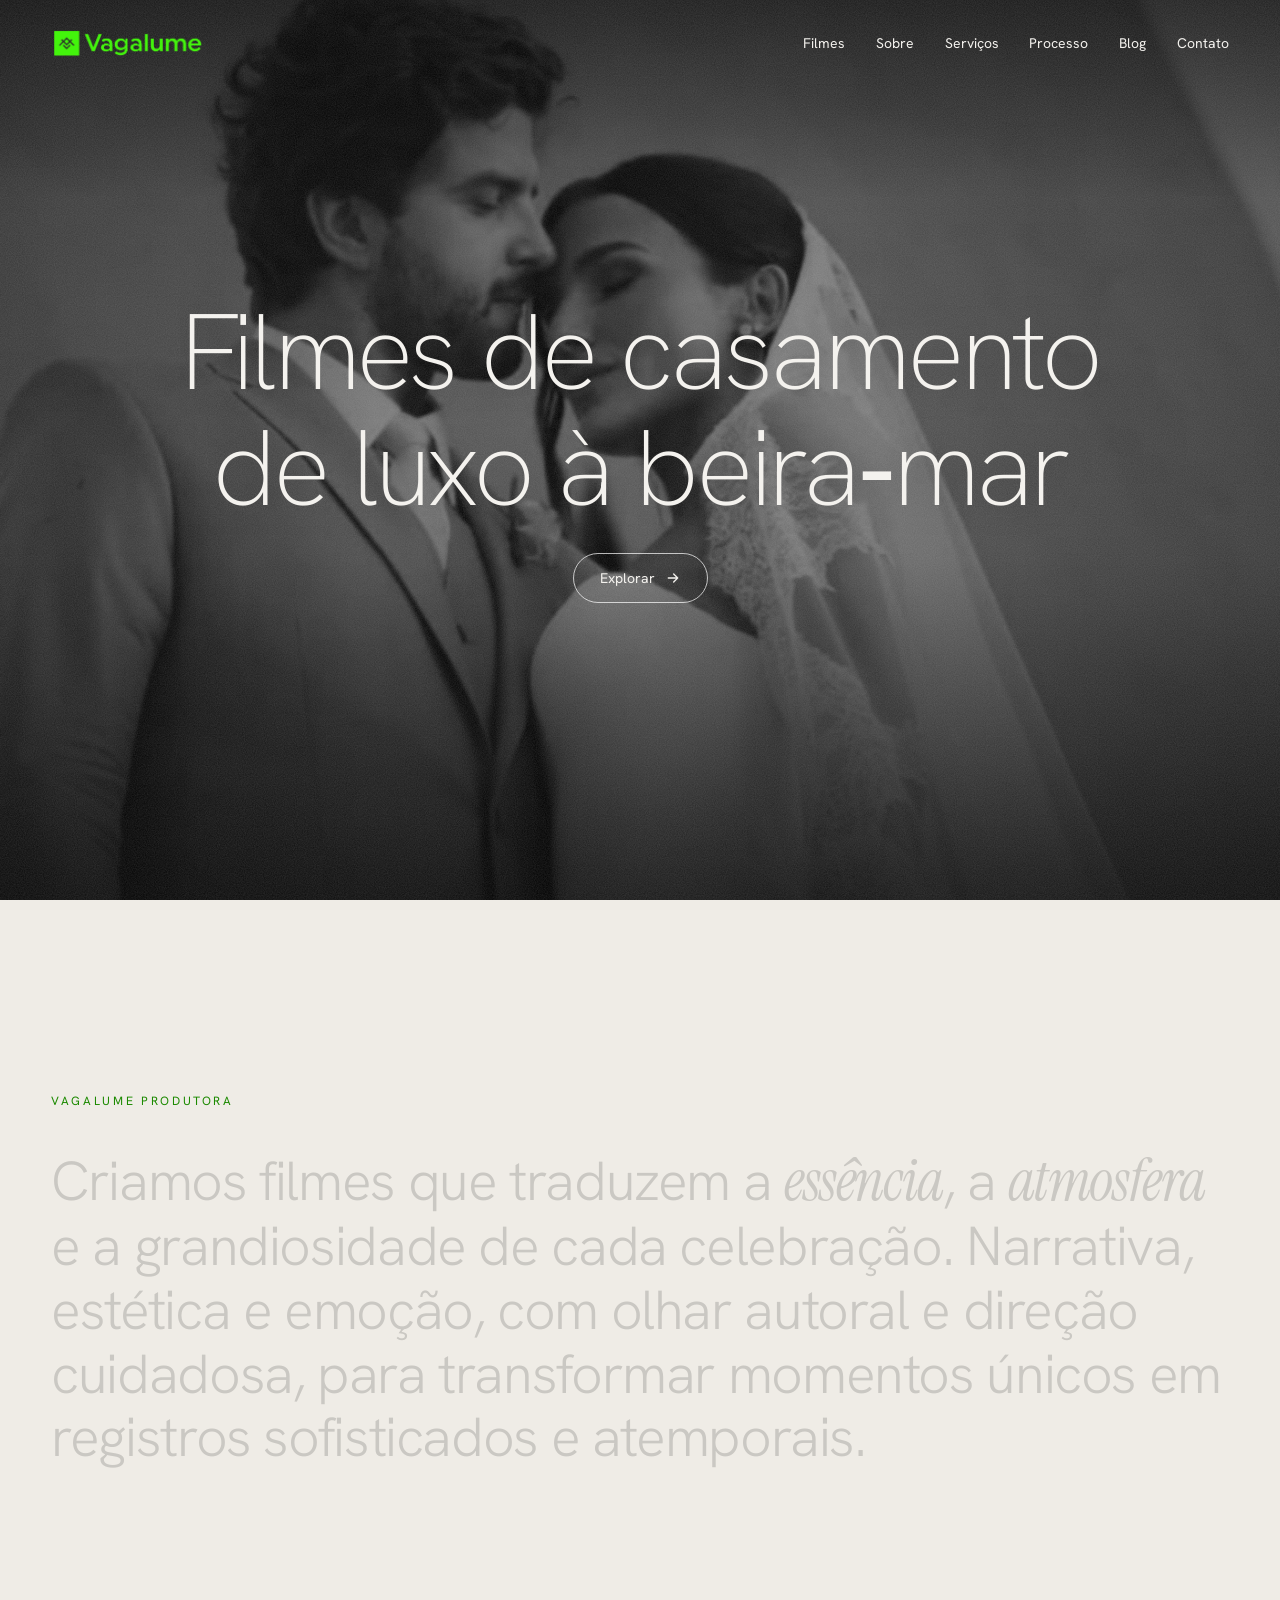
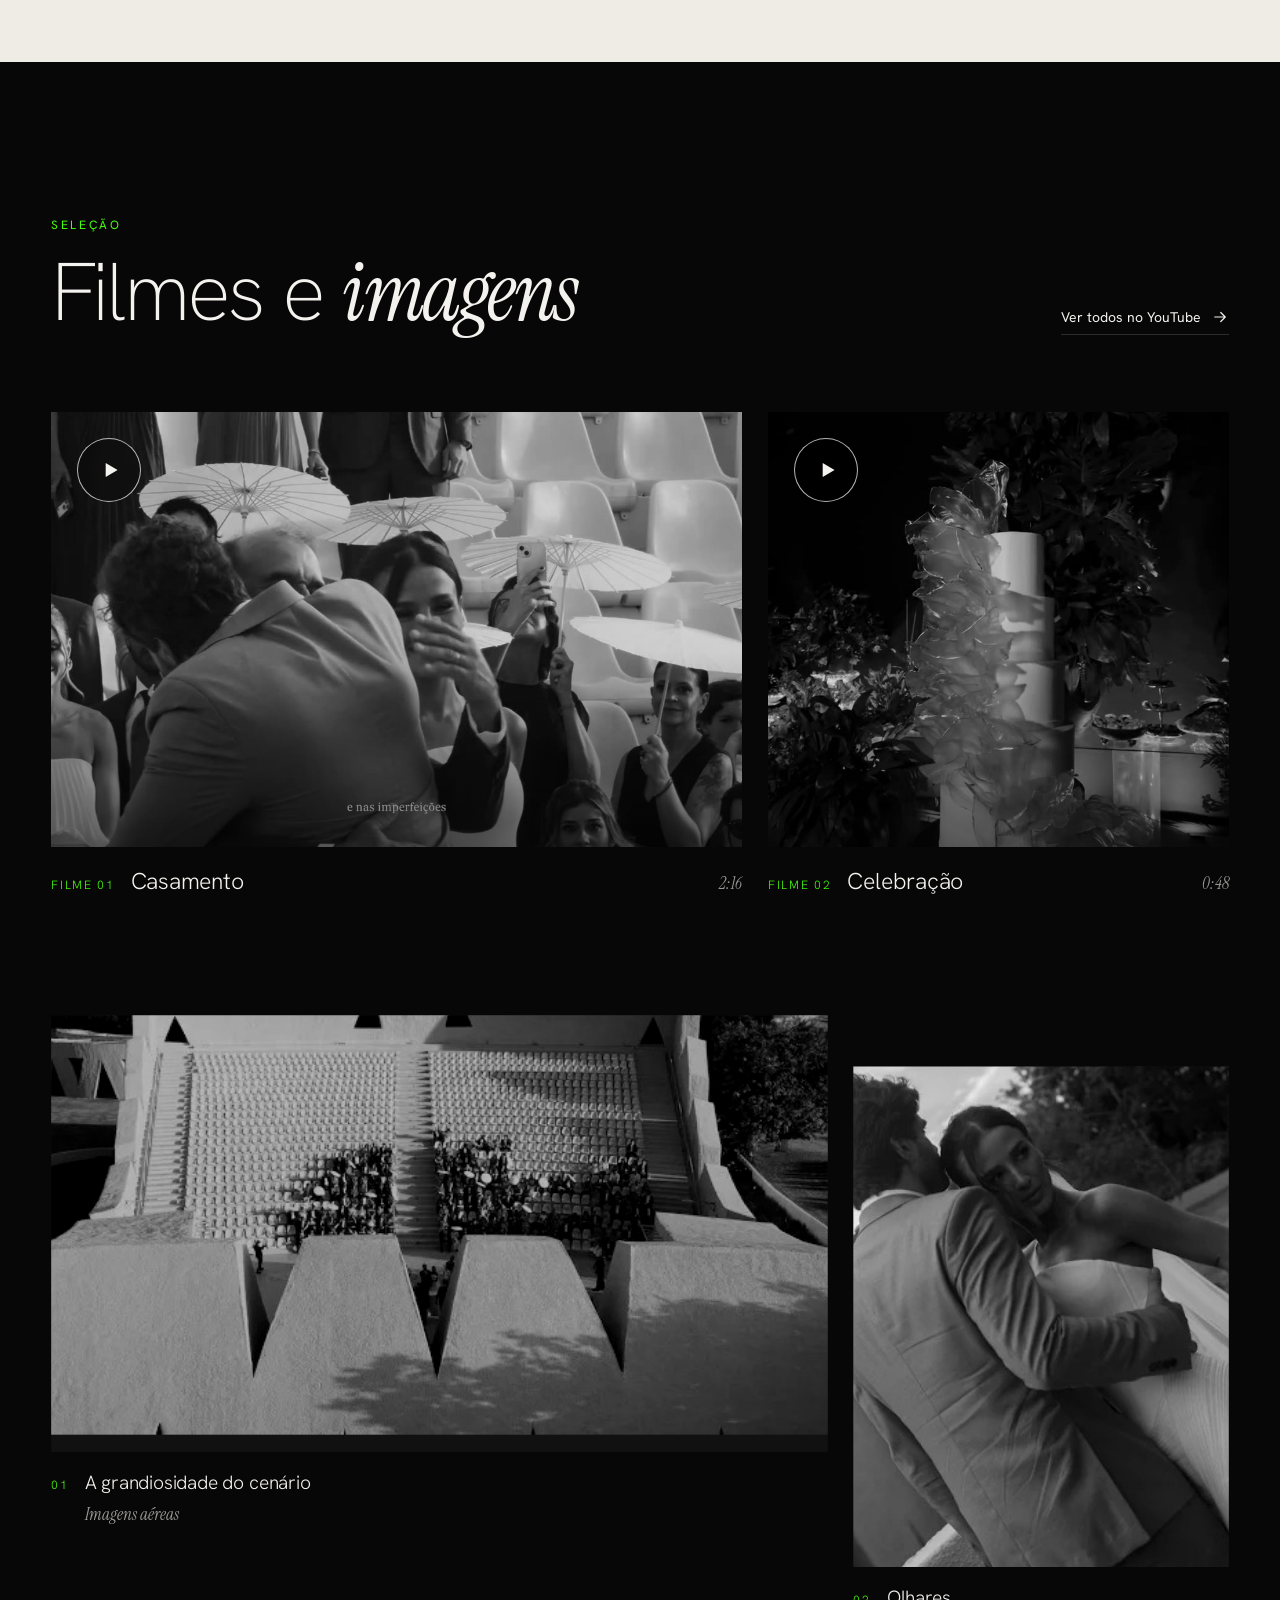
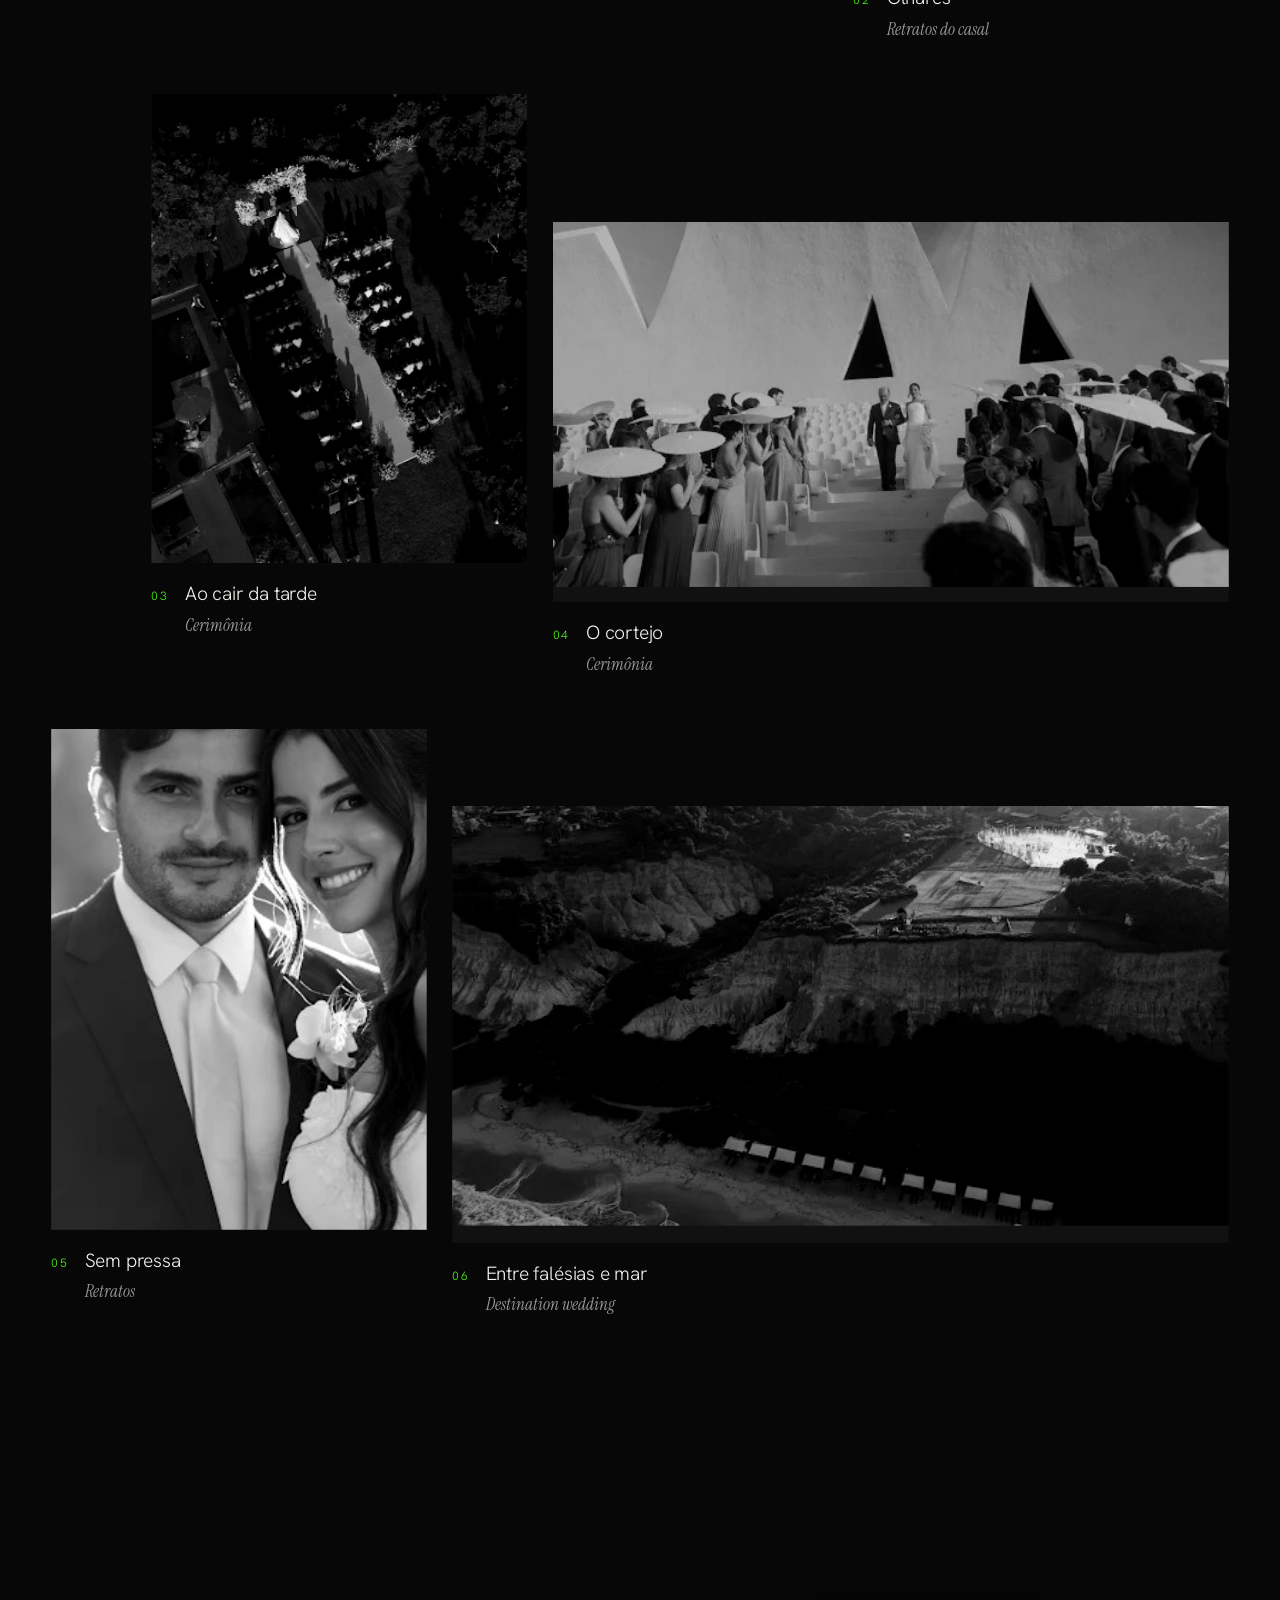
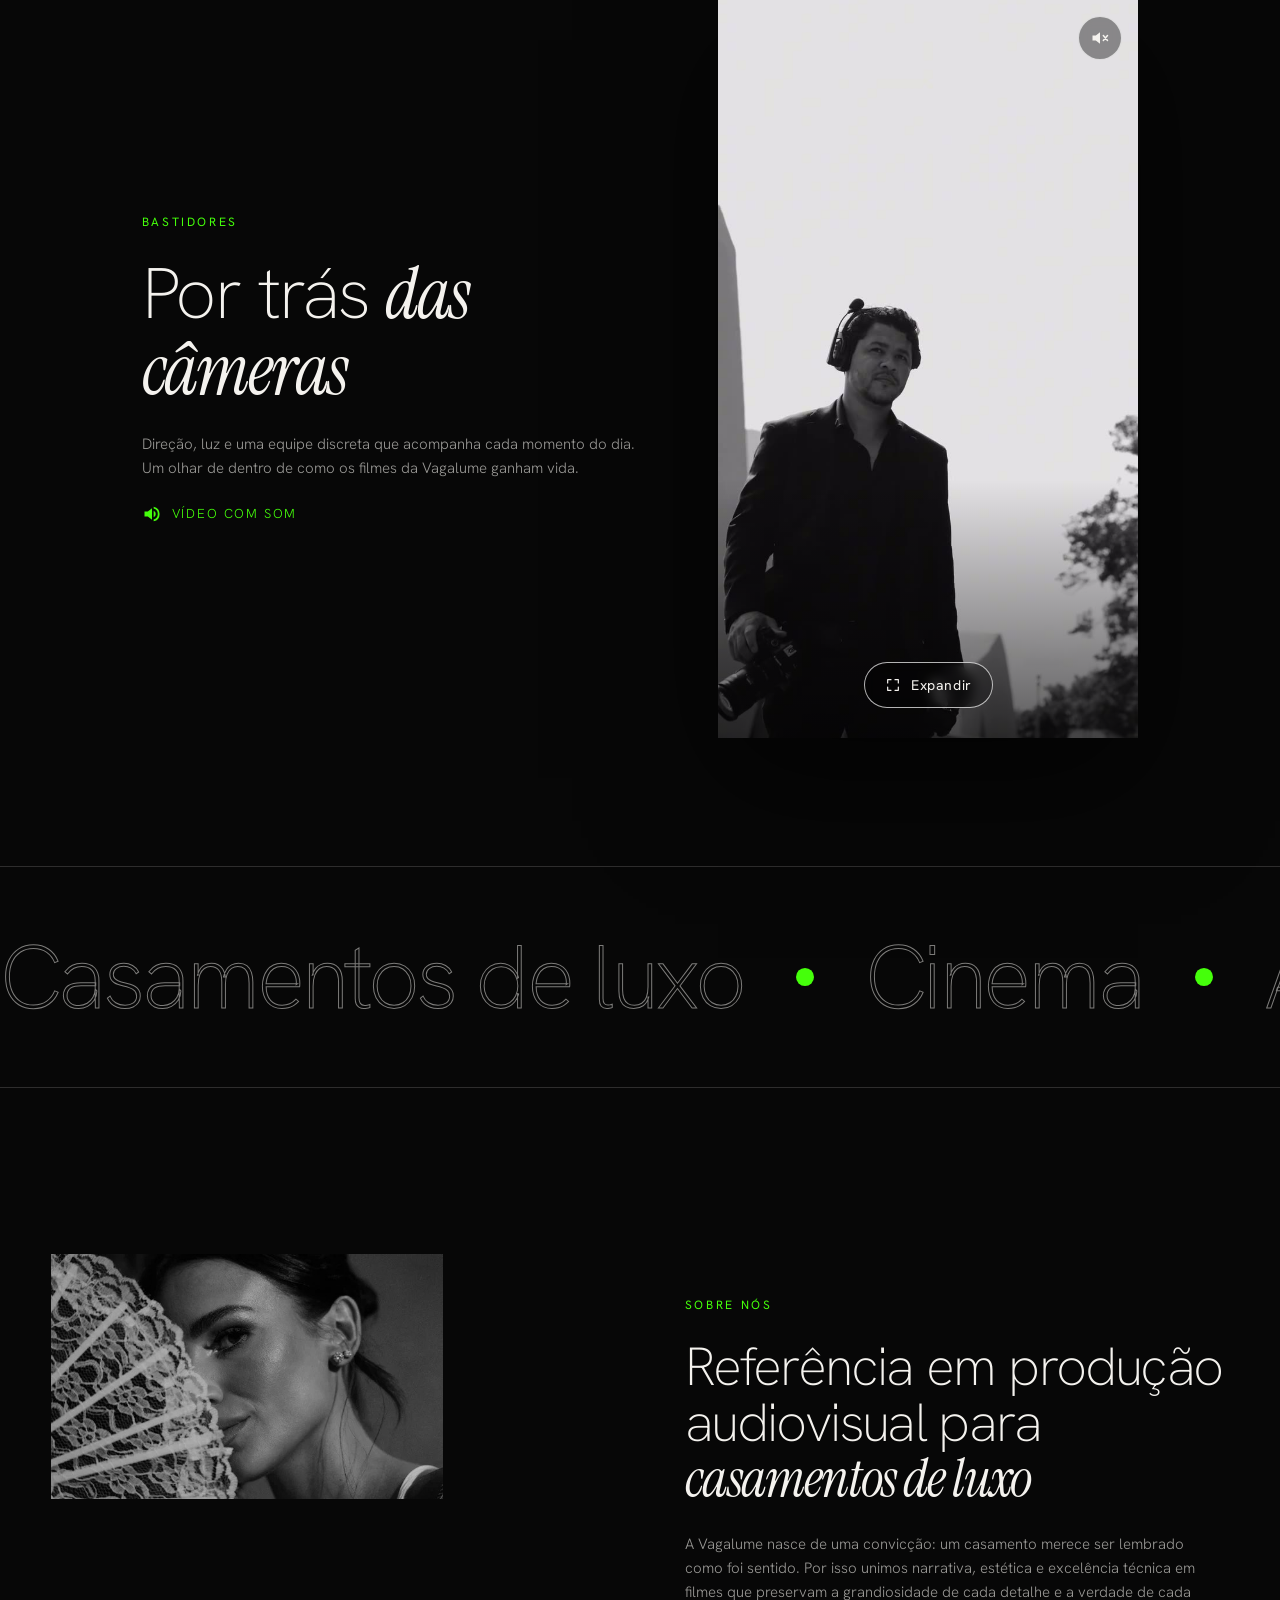
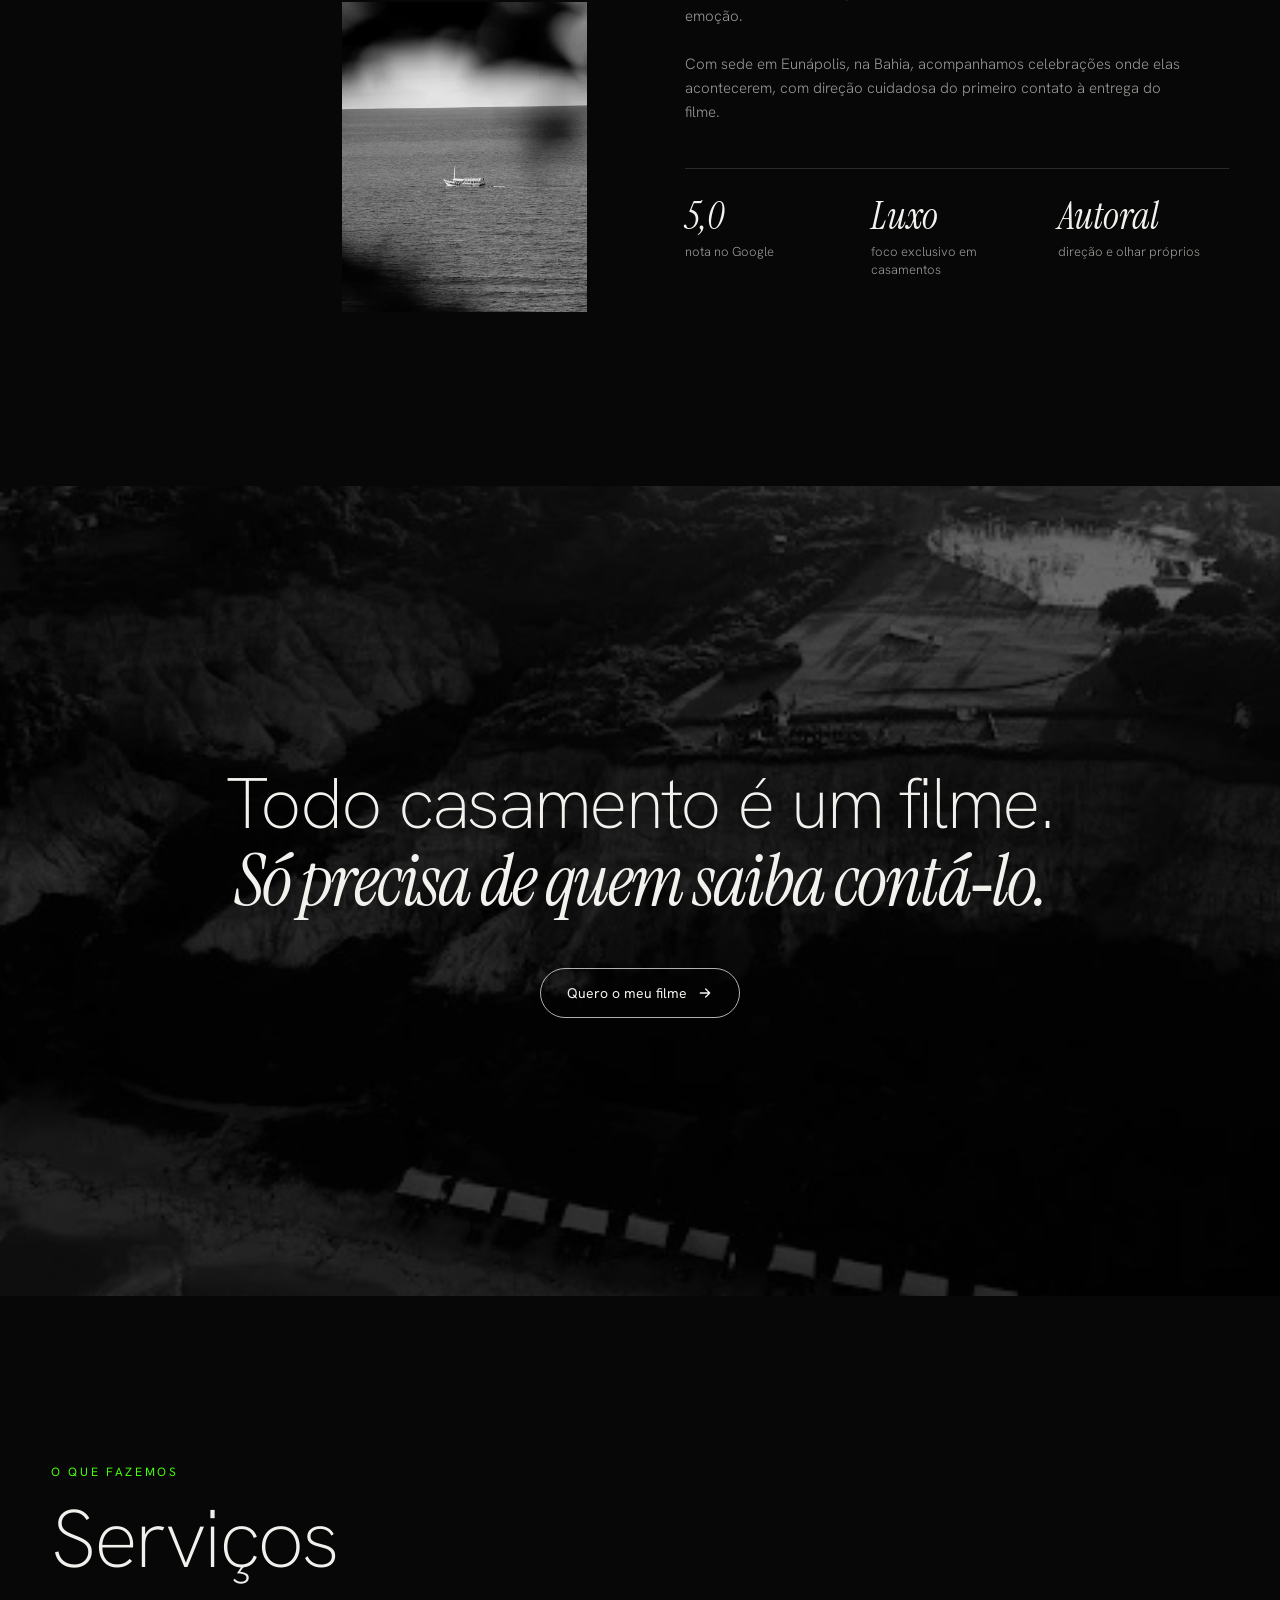
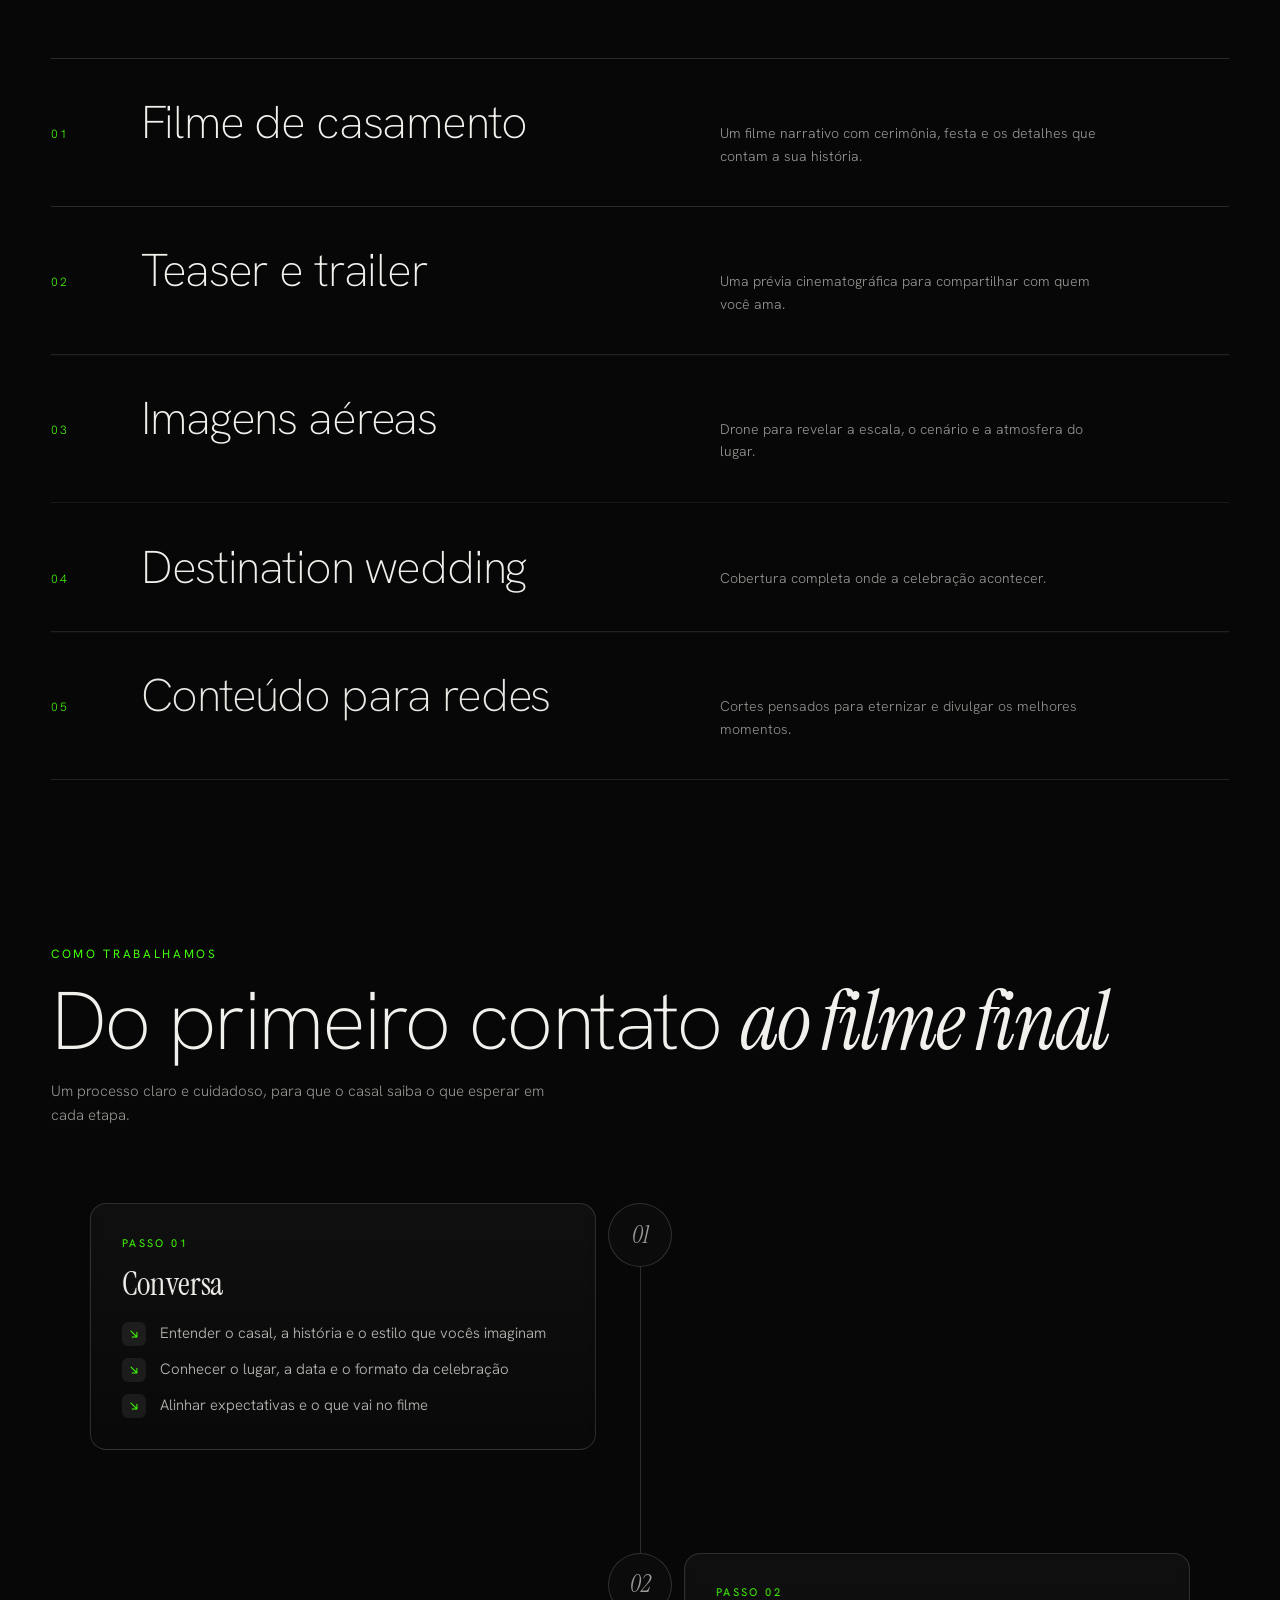
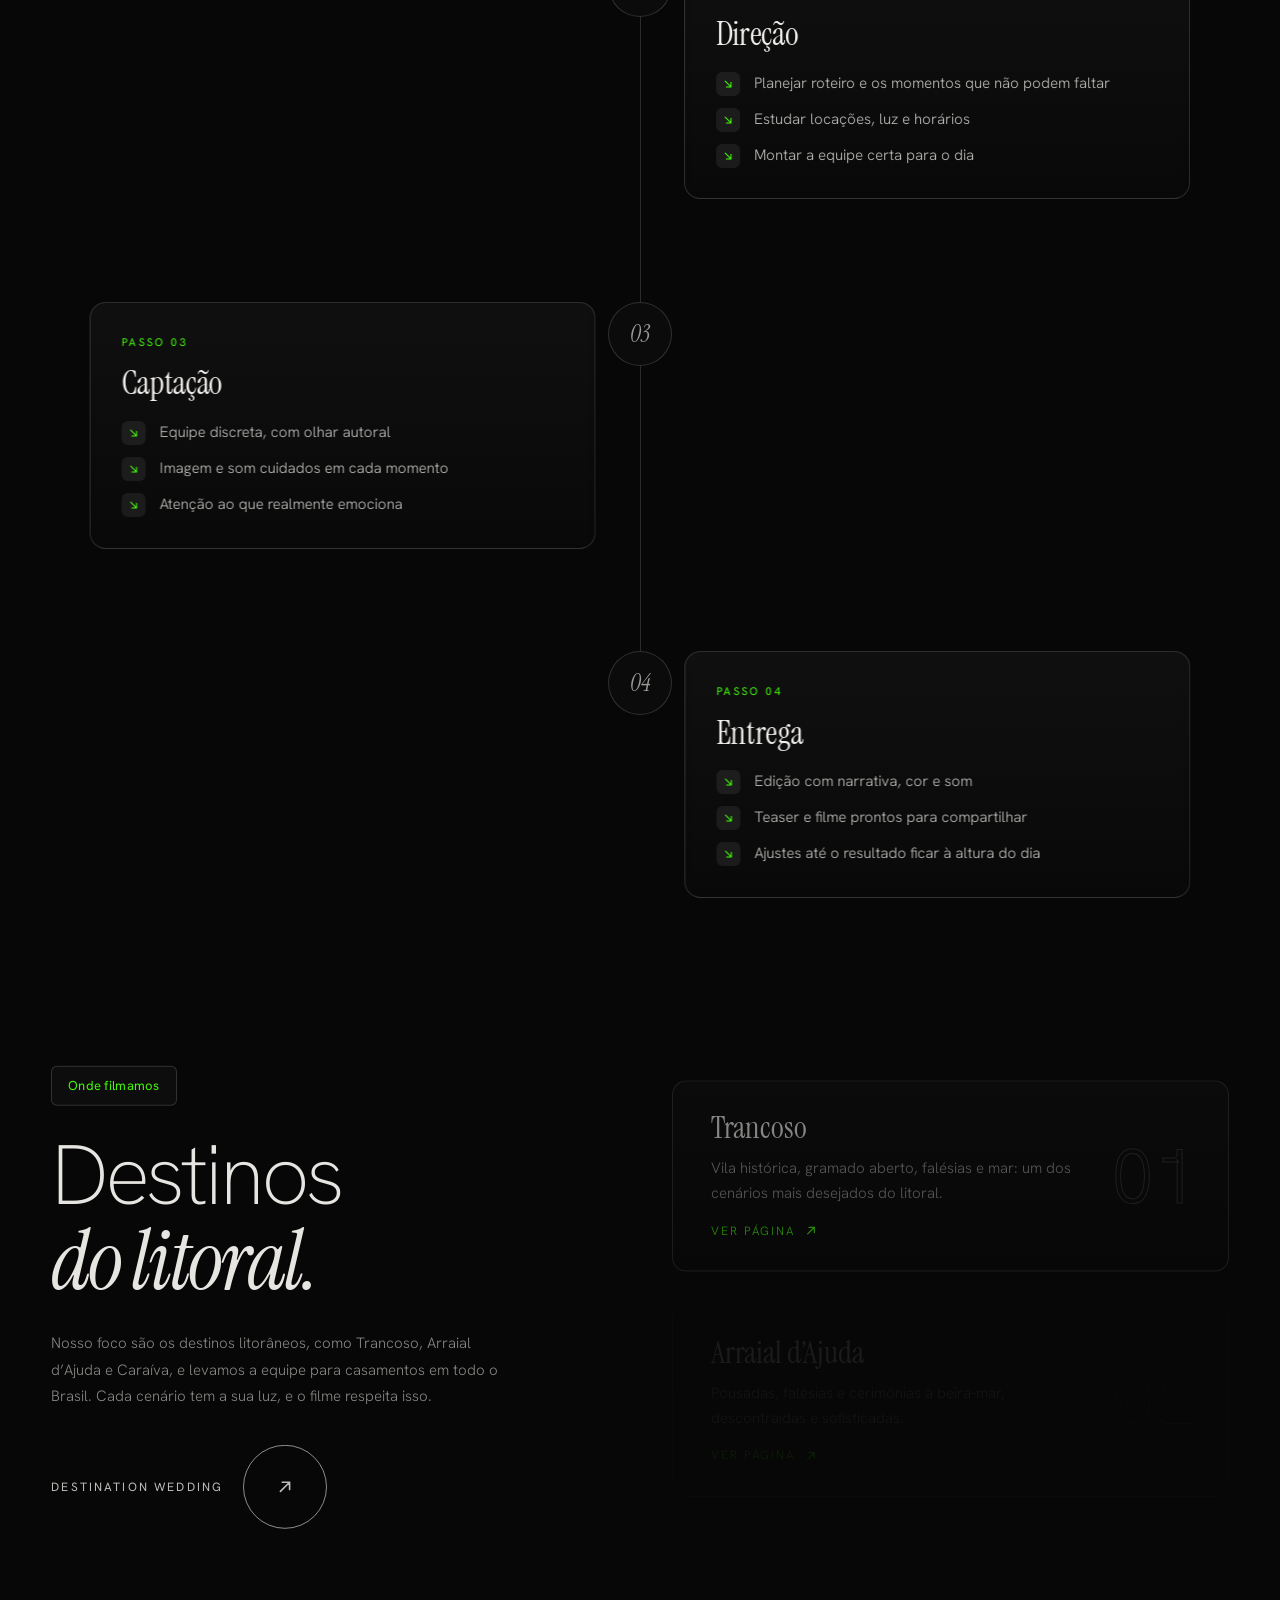
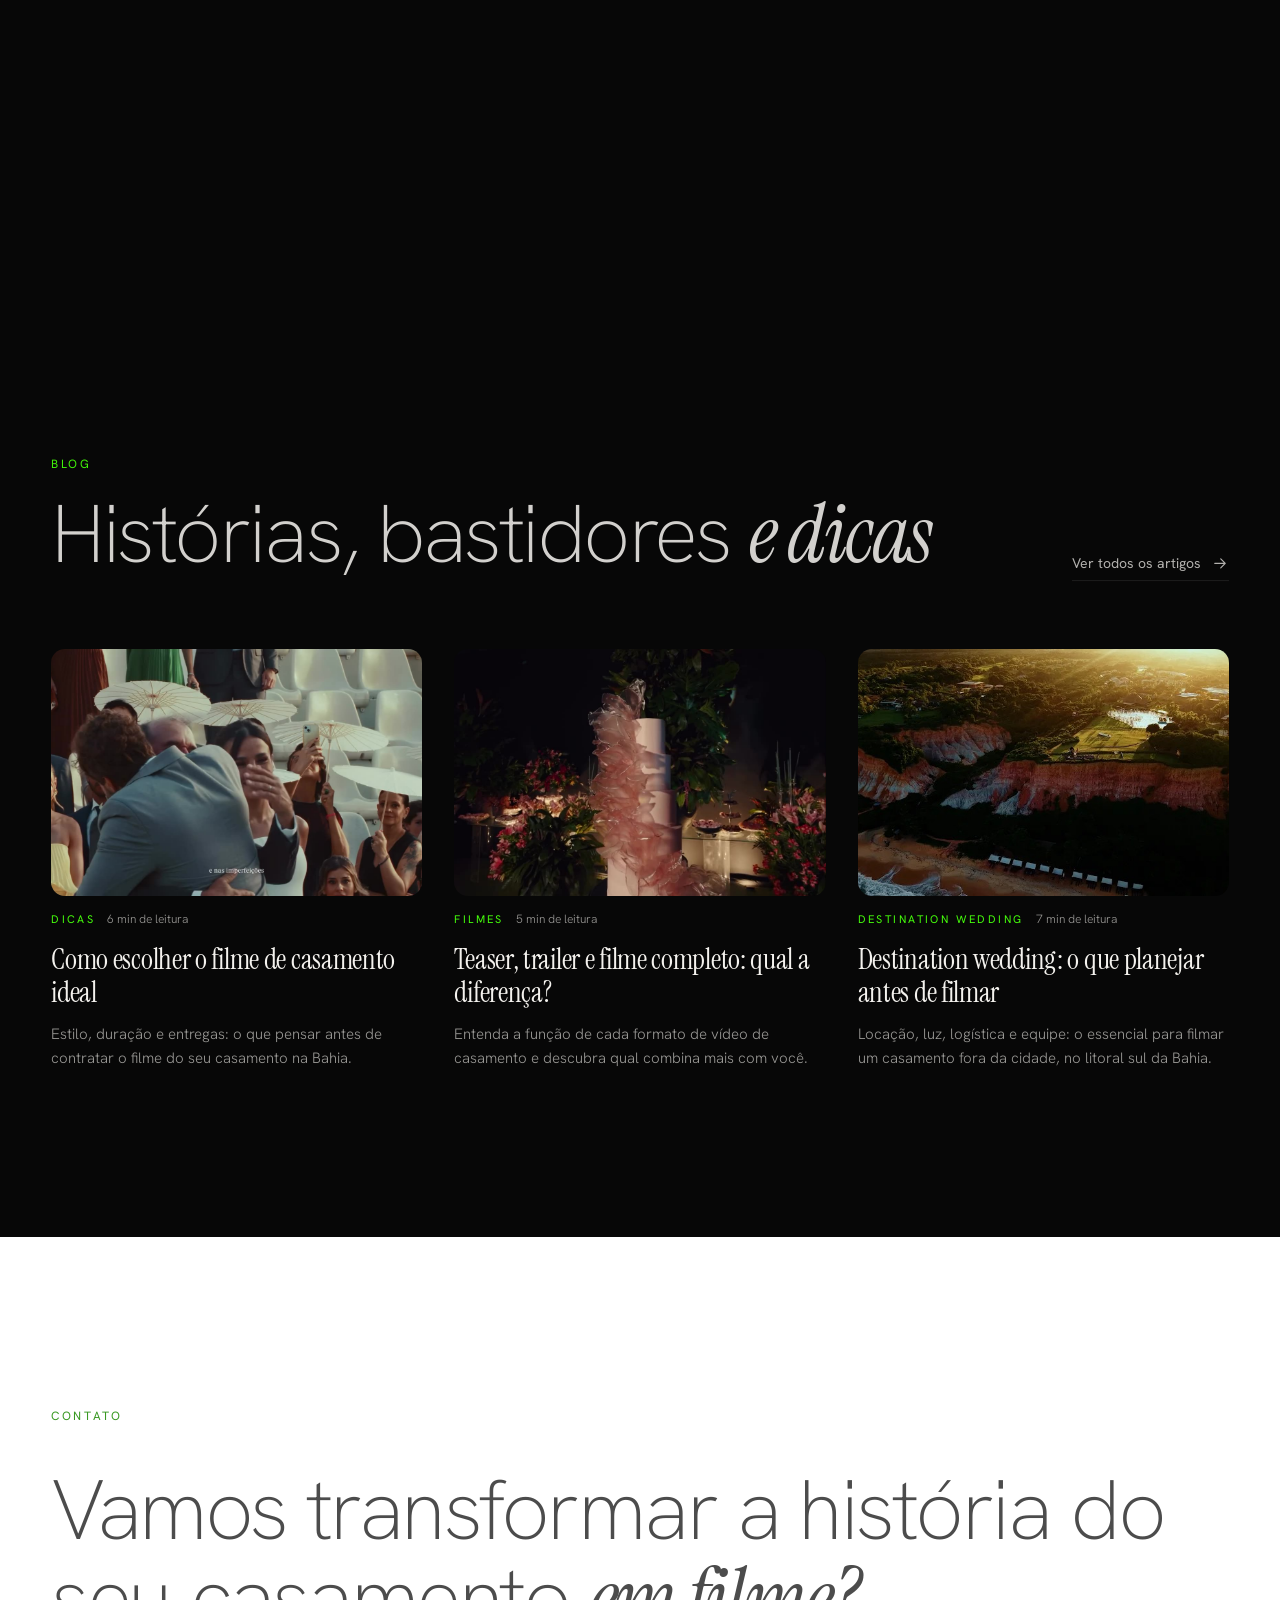
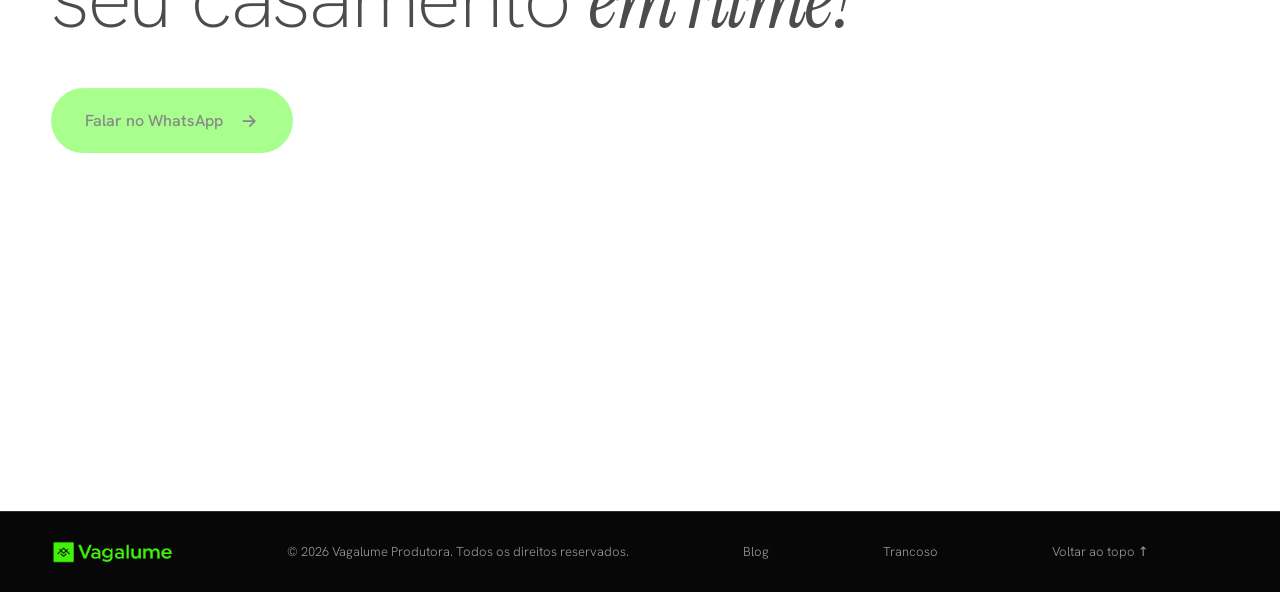
<file: index.html>
<!DOCTYPE html>
<html lang="pt-BR">
<head>
<meta charset="utf-8">
<meta name="viewport" content="width=device-width, initial-scale=1">
<title>Filme de Casamento de Luxo no Litoral | Vagalume</title>
<meta name="description" content="Produtora de filmes de casamento de luxo para cerimônias no litoral do Brasil: Trancoso, Arraial d’Ajuda, Caraíva e outros destinos. Peça seu orçamento.">
<meta name="theme-color" content="#070707">
<meta property="og:title" content="Vagalume Produtora | Filmes de casamento de luxo">
<meta property="og:description" content="Filmes e conteúdos com olhar autoral, excelência técnica e direção cuidadosa.">
<meta property="og:type" content="website">
<meta property="og:image" content="assets/img/aerea-anfiteatro.jpg">
<link rel="icon" href="assets/img/logo.png">
<link rel="canonical" href="https://vagalumeprodutora.vercel.app/">
<script>document.documentElement.classList.add('js')</script>
<link rel="stylesheet" href="style.css">
<link rel="stylesheet" href="/blog/blog.css">
<script type="application/ld+json">{"@context": "https://schema.org", "@type": "ProfessionalService", "name": "Vagalume Produtora", "description": "Filmes de casamento de luxo para cerimônias no litoral do Brasil", "url": "https://vagalumeprodutora.vercel.app/", "image": "https://vagalumeprodutora.vercel.app/assets/img/logo.png", "telephone": "+55 73 98136-4641", "address": {"@type": "PostalAddress", "streetAddress": "Av. Castro Alves, 372 - Térreo", "addressLocality": "Eunápolis", "addressRegion": "BA", "postalCode": "45820-350", "addressCountry": "BR"}, "areaServed": ["Trancoso", "Arraial d’Ajuda", "Caraíva", "Porto Seguro", "Brasil"], "sameAs": ["https://www.instagram.com/vagalumeprodutora/", "http://www.youtube.com/@VagalumeProdutora"]}</script>
</head>
<body>


<div class="cursor" id="cursor" aria-hidden="true"><span>Ver</span></div>

<!-- Header -->
<header class="header" id="header">
  <a href="#topo" class="header__logo" aria-label="Vagalume Produtora, início">
    <img src="assets/img/logo.png" alt="Vagalume Produtora">
  </a>
  <nav class="header__nav" aria-label="Principal">
    <a href="#filmes">Filmes</a>
    <a href="#sobre">Sobre</a>
    <a href="#servicos">Serviços</a>
    <a href="#processo">Processo</a>
    <a href="#blog">Blog</a>
    <a href="#contato">Contato</a>
  </nav>
  <button class="burger" id="burger" aria-label="Abrir menu" aria-expanded="false"><span></span><span></span></button>
</header>

<div class="menu" id="menu">
  <button class="menu__close" id="menuClose" type="button" aria-label="Fechar menu"><span></span><span></span></button>
  <nav aria-label="Menu móvel">
    <a href="#filmes">Filmes</a>
    <a href="#sobre">Sobre</a>
    <a href="#servicos">Serviços</a>
    <a href="#processo">Processo</a>
    <a href="#blog">Blog</a>
    <a href="#contato">Contato</a>
  </nav>
  <p>(73) 98136-4641<br>Eunápolis · Bahia</p>
</div>

<main id="topo">

<!-- HERO -->
<section class="hero" id="hero">
  <div class="hero__media" id="heroMedia">
    <video class="hero__video" autoplay muted loop playsinline preload="auto" poster="assets/img/poster-hero.jpg" aria-hidden="true">
      <source src="video/hero.mp4" type="video/mp4">
    </video>
  </div>
  <div class="hero__shade"></div>
  <div class="grain"></div>

  <div class="hero__content" id="heroContent">
    <h1 class="hero__title" aria-label="Filmes de casamento de luxo à beira-mar, em todo o Brasil">
      <span class="line"><span class="line__in">Filmes de casamento</span></span>
      <span class="line"><span class="line__in">de luxo à beira&#8209;mar</span></span>
    </h1>
    <a href="#filmes" class="pill hero__cta" data-magnetic>Explorar <svg viewBox="0 0 24 24" aria-hidden="true"><path d="M5 12h14M13 6l6 6-6 6" fill="none" stroke="currentColor" stroke-width="2" stroke-linecap="round" stroke-linejoin="round"/></svg></a>
  </div>

  <div class="hero__foot" id="heroFoot">
    <div class="hero__tagline">
      <p>Cerimônias à beira-mar em Trancoso, Arraial d’Ajuda, Caraíva e nos destinos mais desejados do litoral brasileiro. Não apenas para registrar o que aconteceu, mas para preservar a atmosfera, a emoção e a grandiosidade de cada celebração.</p>
      <small>Casamentos de luxo · Todo o Brasil · Vagalume Produtora</small>
    </div>
    <a href="#manifesto" class="scrollcircle" aria-label="Role a página" data-magnetic>
      <svg viewBox="0 0 100 100" aria-hidden="true"><circle class="bg" cx="50" cy="50" r="48"/><circle class="ring" id="ring" cx="50" cy="50" r="48"/></svg>
      <span>Role a<br>página</span>
    </a>
  </div>

</section>

<!-- MANIFESTO -->
<section class="manifesto" id="manifesto">
  <p class="eyebrow" data-reveal>Vagalume Produtora</p>
  <p class="manifesto__text" id="manifestoText">
    Criamos filmes que traduzem a <em>essência</em>, a <em>atmosfera</em> e a grandiosidade de cada celebração. Narrativa, estética e emoção, com olhar autoral e direção cuidadosa, para transformar momentos únicos em registros sofisticados e atemporais.
  </p>
</section>

<!-- FILMES -->
<section class="works" id="filmes">
  <header class="section-head">
    <p class="eyebrow" data-reveal>Seleção</p>
    <h2 data-reveal>Filmes e <em>imagens</em></h2>
    <a class="link-arrow" href="http://www.youtube.com/@VagalumeProdutora" target="_blank" rel="noopener" data-reveal>Ver todos no YouTube <svg viewBox="0 0 24 24"><path d="M5 12h14M13 6l6 6-6 6" fill="none" stroke="currentColor" stroke-width="1.6" stroke-linecap="round" stroke-linejoin="round"/></svg></a>
  </header>

  <div class="films">
    <button class="film" type="button" data-film="video/filme-casamento.mp4" data-poster="assets/img/poster-casamento.jpg" data-title="Filme de casamento" data-cursor data-label="Assistir">
      <div class="film__media"><video muted loop playsinline preload="none" poster="assets/img/poster-casamento.jpg" data-preview><source data-src="video/preview-casamento.mp4" type="video/mp4"></video></div>
      <span class="film__play" aria-hidden="true"><svg viewBox="0 0 24 24"><path fill="currentColor" d="M8 5.5v13l11-6.5z"/></svg></span>
      <div class="film__meta"><span>Filme 01</span><h3>Casamento</h3><em>2:16</em></div>
    </button>
    <button class="film" type="button" data-film="video/filme-celebracao.mp4" data-poster="assets/img/poster-celebracao.jpg" data-title="Filme de celebração" data-cursor data-label="Assistir">
      <div class="film__media"><video muted loop playsinline preload="none" poster="assets/img/poster-celebracao.jpg" data-preview><source data-src="video/preview-celebracao.mp4" type="video/mp4"></video></div>
      <span class="film__play" aria-hidden="true"><svg viewBox="0 0 24 24"><path fill="currentColor" d="M8 5.5v13l11-6.5z"/></svg></span>
      <div class="film__meta"><span>Filme 02</span><h3>Celebração</h3><em>0:48</em></div>
    </button>
  </div>

  <div class="works__grid">
    <a class="card card--a" href="http://www.youtube.com/@VagalumeProdutora" target="_blank" rel="noopener" data-cursor>
      <div class="card__img"><img src="assets/img/aerea-anfiteatro.jpg" alt="Vista aérea de um anfiteatro branco durante uma cerimônia de casamento" loading="lazy"></div>
      <div class="card__meta"><span>01</span><h3>A grandiosidade do cenário</h3><em>Imagens aéreas</em></div>
    </a>
    <a class="card card--b" href="http://www.youtube.com/@VagalumeProdutora" target="_blank" rel="noopener" data-cursor>
      <div class="card__img"><img src="assets/img/casal-abraco.jpg" alt="Casal de noivos abraçado em preto e branco" loading="lazy"></div>
      <div class="card__meta"><span>02</span><h3>Olhares</h3><em>Retratos do casal</em></div>
    </a>
    <a class="card card--c" href="http://www.youtube.com/@VagalumeProdutora" target="_blank" rel="noopener" data-cursor>
      <div class="card__img"><img src="assets/img/aerial-cerimonia.jpg" alt="Cerimônia ao ar livre vista de cima ao entardecer" loading="lazy"></div>
      <div class="card__meta"><span>03</span><h3>Ao cair da tarde</h3><em>Cerimônia</em></div>
    </a>
    <a class="card card--d" href="http://www.youtube.com/@VagalumeProdutora" target="_blank" rel="noopener" data-cursor>
      <div class="card__img"><img src="assets/img/cortejo.jpg" alt="Noivos descendo as escadas do anfiteatro entre convidados com sombrinhas brancas" loading="lazy"></div>
      <div class="card__meta"><span>04</span><h3>O cortejo</h3><em>Cerimônia</em></div>
    </a>
    <a class="card card--e" href="http://www.youtube.com/@VagalumeProdutora" target="_blank" rel="noopener" data-cursor>
      <div class="card__img"><img src="assets/img/casal-retrato.jpg" alt="Retrato em preto e branco de noivo e noiva" loading="lazy"></div>
      <div class="card__meta"><span>05</span><h3>Sem pressa</h3><em>Retratos</em></div>
    </a>
    <a class="card card--f" href="http://www.youtube.com/@VagalumeProdutora" target="_blank" rel="noopener" data-cursor>
      <div class="card__img"><img src="assets/img/aerea-falesias.jpg" alt="Vista aérea de falésias e praia ao pôr do sol" loading="lazy"></div>
      <div class="card__meta"><span>06</span><h3>Entre falésias e mar</h3><em>Destination wedding</em></div>
    </a>
  </div>
</section>

<!-- BASTIDORES -->
<section class="bts" id="bastidores">
  <div class="bts__text">
    <p class="eyebrow" data-reveal>Bastidores</p>
    <h2 data-reveal>Por trás <em>das câmeras</em></h2>
    <p data-reveal>Direção, luz e uma equipe discreta que acompanha cada momento do dia. Um olhar de dentro de como os filmes da Vagalume ganham vida.</p>
    <p class="bts__hint" data-reveal><svg viewBox="0 0 24 24" aria-hidden="true"><path fill="currentColor" d="M3 9v6h4l5 4V5L7 9H3zm13.5 3a4.5 4.5 0 0 0-2.5-4v8a4.5 4.5 0 0 0 2.5-4zM14 3.2v2.1a7 7 0 0 1 0 13.4v2.1a9 9 0 0 0 0-17.6z"/></svg>Vídeo com som</p>
  </div>
  <div class="reel" id="reel" data-reveal>
    <video id="reelVideo" muted loop playsinline preload="metadata" poster="assets/img/poster-bastidores.jpg" aria-hidden="true"><source src="video/bastidores.mp4" type="video/mp4"></video>
    <button class="reel__play" id="reelPlay" type="button" aria-label="Expandir o vídeo de bastidores com som" data-film="video/bastidores.mp4" data-poster="assets/img/poster-bastidores.jpg" data-title="Bastidores da Vagalume Produtora" data-cursor data-label="Expandir">
      <b><svg viewBox="0 0 24 24" aria-hidden="true"><path fill="none" stroke="currentColor" stroke-width="1.8" stroke-linecap="round" stroke-linejoin="round" d="M4 9V4h5M20 9V4h-5M4 15v5h5M20 15v5h-5"/></svg>Expandir</b>
    </button>
    <button class="reel__sound" id="reelSound" type="button" aria-pressed="false" aria-label="Ativar som">
      <svg class="i-off" viewBox="0 0 24 24" aria-hidden="true"><path fill="currentColor" d="M3 9v6h4l5 4V5L7 9H3z"/><path fill="none" stroke="currentColor" stroke-width="1.8" stroke-linecap="round" d="M16 9l5 6M21 9l-5 6"/></svg>
      <svg class="i-on" viewBox="0 0 24 24" aria-hidden="true"><path fill="currentColor" d="M3 9v6h4l5 4V5L7 9H3zm13.5 3a4.5 4.5 0 0 0-2.5-4v8a4.5 4.5 0 0 0 2.5-4zM14 3.2v2.1a7 7 0 0 1 0 13.4v2.1a9 9 0 0 0 0-17.6z"/></svg>
    </button>
  </div>
</section>

<!-- MARQUEE -->
<div class="marquee" aria-hidden="true">
  <div class="marquee__track">
    <span>Casamentos de luxo</span><i></i><span>Cinema</span><i></i><span>Autoral</span><i></i><span>Atemporal</span><i></i>
    <span>Casamentos de luxo</span><i></i><span>Cinema</span><i></i><span>Autoral</span><i></i><span>Atemporal</span><i></i>
  </div>
</div>

<!-- SOBRE -->
<section class="about" id="sobre">
  <div class="about__media">
    <div class="about__img about__img--1" data-parallax="-8"><img src="assets/img/noiva-leque.jpg" alt="Noiva com leque de renda em close" loading="lazy"></div>
    <div class="about__img about__img--2" data-parallax="10"><img src="assets/img/barco.jpg" alt="Barco no mar azul visto de longe" loading="lazy"></div>
  </div>
  <div class="about__text">
    <p class="eyebrow" data-reveal>Sobre nós</p>
    <h2 data-reveal>Referência em produção audiovisual para <em>casamentos de luxo</em></h2>
    <p data-reveal>A Vagalume nasce de uma convicção: um casamento merece ser lembrado como foi sentido. Por isso unimos narrativa, estética e excelência técnica em filmes que preservam a grandiosidade de cada detalhe e a verdade de cada emoção.</p>
    <p data-reveal>Com sede em Eunápolis, na Bahia, acompanhamos celebrações onde elas acontecerem, com direção cuidadosa do primeiro contato à entrega do filme.</p>
    <ul class="facts" data-reveal>
      <li><strong>5,0</strong><span>nota no Google</span></li>
      <li><strong>Luxo</strong><span>foco exclusivo em casamentos</span></li>
      <li><strong>Autoral</strong><span>direção e olhar próprios</span></li>
    </ul>
  </div>
</section>

<!-- BAND PARALLAX -->
<section class="band" id="band">
  <div class="band__img" data-band></div>
  <div class="band__shade"></div>
  <div class="band__content">
    <p class="band__text" data-reveal>Todo casamento é um filme.<br><em>Só precisa de quem saiba contá&#8209;lo.</em></p>
    <a class="pill band__cta" data-magnetic data-reveal href="https://wa.me/5573981364641?text=Ol%C3%A1!%20Vim%20pelo%20site%20da%20Vagalume%20Produtora%20e%20quero%20um%20filme%20para%20o%20meu%20casamento." target="_blank" rel="noopener">Quero o meu filme <svg viewBox="0 0 24 24" aria-hidden="true"><path d="M5 12h14M13 6l6 6-6 6" fill="none" stroke="currentColor" stroke-width="2" stroke-linecap="round" stroke-linejoin="round"/></svg></a>
  </div>
</section>

<!-- SERVIÇOS -->
<section class="services" id="servicos">
  <header class="section-head">
    <p class="eyebrow" data-reveal>O que fazemos</p>
    <h2 data-reveal>Serviços</h2>
  </header>
  <ul class="services__list">
    <li data-reveal><span>01</span><h3>Filme de casamento</h3><p>Um filme narrativo com cerimônia, festa e os detalhes que contam a sua história.</p></li>
    <li data-reveal><span>02</span><h3>Teaser e trailer</h3><p>Uma prévia cinematográfica para compartilhar com quem você ama.</p></li>
    <li data-reveal><span>03</span><h3>Imagens aéreas</h3><p>Drone para revelar a escala, o cenário e a atmosfera do lugar.</p></li>
    <li data-reveal><span>04</span><h3>Destination wedding</h3><p>Cobertura completa onde a celebração acontecer.</p></li>
    <li data-reveal><span>05</span><h3>Conteúdo para redes</h3><p>Cortes pensados para eternizar e divulgar os melhores momentos.</p></li>
  </ul>
</section>

<!-- PROCESSO -->
<section class="process" id="processo">
  <header class="section-head">
    <p class="eyebrow" data-reveal>Como trabalhamos</p>
    <h2 data-reveal>Do primeiro contato <em>ao filme final</em></h2>
    <p class="section-head__sub" data-reveal>Um processo claro e cuidadoso, para que o casal saiba o que esperar em cada etapa.</p>
  </header>
  <div class="timeline" id="timeline">
    <div class="timeline__line" aria-hidden="true"><i id="timelineFill"></i></div>
    <ol class="steps">
    <li class="step">
      <div class="step__card">
        <p class="step__tag">Passo 01</p>
        <h3>Conversa</h3>
        <ul>
          <li><span><svg viewBox="0 0 24 24" aria-hidden="true"><path d="M7 7l10 10M17 9v8H9" fill="none" stroke="currentColor" stroke-width="1.8" stroke-linecap="round" stroke-linejoin="round"/></svg></span>Entender o casal, a história e o estilo que vocês imaginam</li>
          <li><span><svg viewBox="0 0 24 24" aria-hidden="true"><path d="M7 7l10 10M17 9v8H9" fill="none" stroke="currentColor" stroke-width="1.8" stroke-linecap="round" stroke-linejoin="round"/></svg></span>Conhecer o lugar, a data e o formato da celebração</li>
          <li><span><svg viewBox="0 0 24 24" aria-hidden="true"><path d="M7 7l10 10M17 9v8H9" fill="none" stroke="currentColor" stroke-width="1.8" stroke-linecap="round" stroke-linejoin="round"/></svg></span>Alinhar expectativas e o que vai no filme</li>
        </ul>
      </div>
      <span class="step__node" aria-hidden="true">01</span>
    </li>
    <li class="step">
      <div class="step__card">
        <p class="step__tag">Passo 02</p>
        <h3>Direção</h3>
        <ul>
          <li><span><svg viewBox="0 0 24 24" aria-hidden="true"><path d="M7 7l10 10M17 9v8H9" fill="none" stroke="currentColor" stroke-width="1.8" stroke-linecap="round" stroke-linejoin="round"/></svg></span>Planejar roteiro e os momentos que não podem faltar</li>
          <li><span><svg viewBox="0 0 24 24" aria-hidden="true"><path d="M7 7l10 10M17 9v8H9" fill="none" stroke="currentColor" stroke-width="1.8" stroke-linecap="round" stroke-linejoin="round"/></svg></span>Estudar locações, luz e horários</li>
          <li><span><svg viewBox="0 0 24 24" aria-hidden="true"><path d="M7 7l10 10M17 9v8H9" fill="none" stroke="currentColor" stroke-width="1.8" stroke-linecap="round" stroke-linejoin="round"/></svg></span>Montar a equipe certa para o dia</li>
        </ul>
      </div>
      <span class="step__node" aria-hidden="true">02</span>
    </li>
    <li class="step">
      <div class="step__card">
        <p class="step__tag">Passo 03</p>
        <h3>Captação</h3>
        <ul>
          <li><span><svg viewBox="0 0 24 24" aria-hidden="true"><path d="M7 7l10 10M17 9v8H9" fill="none" stroke="currentColor" stroke-width="1.8" stroke-linecap="round" stroke-linejoin="round"/></svg></span>Equipe discreta, com olhar autoral</li>
          <li><span><svg viewBox="0 0 24 24" aria-hidden="true"><path d="M7 7l10 10M17 9v8H9" fill="none" stroke="currentColor" stroke-width="1.8" stroke-linecap="round" stroke-linejoin="round"/></svg></span>Imagem e som cuidados em cada momento</li>
          <li><span><svg viewBox="0 0 24 24" aria-hidden="true"><path d="M7 7l10 10M17 9v8H9" fill="none" stroke="currentColor" stroke-width="1.8" stroke-linecap="round" stroke-linejoin="round"/></svg></span>Atenção ao que realmente emociona</li>
        </ul>
      </div>
      <span class="step__node" aria-hidden="true">03</span>
    </li>
    <li class="step">
      <div class="step__card">
        <p class="step__tag">Passo 04</p>
        <h3>Entrega</h3>
        <ul>
          <li><span><svg viewBox="0 0 24 24" aria-hidden="true"><path d="M7 7l10 10M17 9v8H9" fill="none" stroke="currentColor" stroke-width="1.8" stroke-linecap="round" stroke-linejoin="round"/></svg></span>Edição com narrativa, cor e som</li>
          <li><span><svg viewBox="0 0 24 24" aria-hidden="true"><path d="M7 7l10 10M17 9v8H9" fill="none" stroke="currentColor" stroke-width="1.8" stroke-linecap="round" stroke-linejoin="round"/></svg></span>Teaser e filme prontos para compartilhar</li>
          <li><span><svg viewBox="0 0 24 24" aria-hidden="true"><path d="M7 7l10 10M17 9v8H9" fill="none" stroke="currentColor" stroke-width="1.8" stroke-linecap="round" stroke-linejoin="round"/></svg></span>Ajustes até o resultado ficar à altura do dia</li>
        </ul>
      </div>
      <span class="step__node" aria-hidden="true">04</span>
    </li>
    </ol>
  </div>
</section>

<!-- ONDE ATENDEMOS -->
<section class="areas" id="atendimento">
  <div class="areasplit">
    <div class="areasplit__intro">
      <p class="tag" data-reveal>Onde filmamos</p>
      <h2 data-reveal>Destinos<br><em>do litoral.</em></h2>
      <p class="areasplit__text" data-reveal>Nosso foco são os destinos litorâneos, como Trancoso, Arraial d’Ajuda e Caraíva, e levamos a equipe para casamentos em todo o Brasil. Cada cenário tem a sua luz, e o filme respeita isso.</p>
      <a class="circlecta" href="/destination-wedding-brasil/" data-reveal data-magnetic><span>Destination wedding</span><i><svg viewBox="0 0 24 24" aria-hidden="true"><path d="M7 17L17 7M9 7h8v8" fill="none" stroke="currentColor" stroke-width="1.8" stroke-linecap="round" stroke-linejoin="round"/></svg></i></a>
    </div>
    <div class="areasplit__list">
    <a class="areacard" href="/filme-de-casamento-trancoso/" data-reveal>
      <span class="areacard__n" aria-hidden="true">01</span>
      <h3>Trancoso</h3>
      <p>Vila histórica, gramado aberto, falésias e mar: um dos cenários mais desejados do litoral.</p>
      <span class="areacard__go">Ver página <svg viewBox="0 0 24 24" aria-hidden="true"><path d="M7 17L17 7M9 7h8v8" fill="none" stroke="currentColor" stroke-width="1.8" stroke-linecap="round" stroke-linejoin="round"/></svg></span>
    </a>
    <a class="areacard" href="/filme-de-casamento-arraial-dajuda/" data-reveal>
      <span class="areacard__n" aria-hidden="true">02</span>
      <h3>Arraial d’Ajuda</h3>
      <p>Pousadas, falésias e cerimônias à beira-mar, descontraídas e sofisticadas.</p>
      <span class="areacard__go">Ver página <svg viewBox="0 0 24 24" aria-hidden="true"><path d="M7 17L17 7M9 7h8v8" fill="none" stroke="currentColor" stroke-width="1.8" stroke-linecap="round" stroke-linejoin="round"/></svg></span>
    </a>
    <a class="areacard" href="/filme-de-casamento-caraiva/" data-reveal>
      <span class="areacard__n" aria-hidden="true">03</span>
      <h3>Caraíva</h3>
      <p>Uma vila entre o rio e o mar, com casamentos intimistas e cheios de atmosfera.</p>
      <span class="areacard__go">Ver página <svg viewBox="0 0 24 24" aria-hidden="true"><path d="M7 17L17 7M9 7h8v8" fill="none" stroke="currentColor" stroke-width="1.8" stroke-linecap="round" stroke-linejoin="round"/></svg></span>
    </a>
    <a class="areacard" href="/filmagem-de-casamento-porto-seguro/" data-reveal>
      <span class="areacard__n" aria-hidden="true">04</span>
      <h3>Porto Seguro</h3>
      <p>Praias, resorts e pousadas, de cerimônias íntimas a grandes celebrações.</p>
      <span class="areacard__go">Ver página <svg viewBox="0 0 24 24" aria-hidden="true"><path d="M7 17L17 7M9 7h8v8" fill="none" stroke="currentColor" stroke-width="1.8" stroke-linecap="round" stroke-linejoin="round"/></svg></span>
    </a>
    </div>
  </div>
</section>

<!-- BLOG -->
<section class="bloghome" id="blog">
  <header class="section-head">
    <p class="eyebrow" data-reveal>Blog</p>
    <h2 data-reveal>Histórias, bastidores <em>e dicas</em></h2>
    <a class="link-arrow" href="/blog/" data-reveal>Ver todos os artigos <svg viewBox="0 0 24 24"><path d="M5 12h14M13 6l6 6-6 6" fill="none" stroke="currentColor" stroke-width="1.6" stroke-linecap="round" stroke-linejoin="round"/></svg></a>
  </header>
  <div class="bgrid">
<a class="bcard" href="/blog/como-escolher-o-filme-de-casamento-ideal/" data-cat="Dicas">
  <div class="bcard__img"><img src="/assets/img/poster-casamento.jpg" alt="Como escolher o filme de casamento ideal" loading="lazy" width="1200" height="800"></div>
  <div class="bcard__meta"><span class="eyebrow">Dicas</span><span>6 min de leitura</span></div>
  <h3>Como escolher o filme de casamento ideal</h3>
  <p>Estilo, duração e entregas: o que pensar antes de contratar o filme do seu casamento na Bahia.</p>
</a>
<a class="bcard" href="/blog/teaser-trailer-e-filme-completo/" data-cat="Filmes">
  <div class="bcard__img"><img src="/assets/img/poster-celebracao.jpg" alt="Teaser, trailer e filme completo: qual a diferença?" loading="lazy" width="1200" height="800"></div>
  <div class="bcard__meta"><span class="eyebrow">Filmes</span><span>5 min de leitura</span></div>
  <h3>Teaser, trailer e filme completo: qual a diferença?</h3>
  <p>Entenda a função de cada formato de vídeo de casamento e descubra qual combina mais com você.</p>
</a>
<a class="bcard" href="/blog/destination-wedding-o-que-planejar-antes-de-filmar/" data-cat="Destination wedding">
  <div class="bcard__img"><img src="/assets/img/aerea-falesias.jpg" alt="Destination wedding: o que planejar antes de filmar" loading="lazy" width="1200" height="800"></div>
  <div class="bcard__meta"><span class="eyebrow">Destination wedding</span><span>7 min de leitura</span></div>
  <h3>Destination wedding: o que planejar antes de filmar</h3>
  <p>Locação, luz, logística e equipe: o essencial para filmar um casamento fora da cidade, no litoral sul da Bahia.</p>
</a>
  </div>
</section>

<!-- CONTATO -->
<section class="contact" id="contato">
  <p class="eyebrow" data-reveal>Contato</p>
  <h2 class="contact__title" data-reveal>Vamos transformar a história do seu casamento <em>em filme?</em></h2>
  <a class="btn" data-magnetic data-reveal href="https://wa.me/5573981364641?text=Ol%C3%A1!%20Vim%20pelo%20site%20da%20Vagalume%20Produtora%20e%20gostaria%20de%20saber%20mais%20sobre%20o%20filme%20de%20casamento." target="_blank" rel="noopener">
    <span>Falar no WhatsApp</span>
    <svg viewBox="0 0 24 24" aria-hidden="true"><path d="M5 12h14M13 6l6 6-6 6" fill="none" stroke="currentColor" stroke-width="2" stroke-linecap="round" stroke-linejoin="round"/></svg>
  </a>
  <div class="contact__grid" data-reveal>
    <div><small>Telefone</small><a href="tel:+5573981364641">(73) 98136-4641</a></div>
    <div><small>Endereço</small><address>Av. Castro Alves, 372 · Térreo<br>Centro, Eunápolis · BA<br>45820-350</address></div>
    <div><small>Redes</small><a href="https://www.instagram.com/vagalumeprodutora/" target="_blank" rel="noopener">Instagram</a><a href="http://www.youtube.com/@VagalumeProdutora" target="_blank" rel="noopener">YouTube</a></div>
  </div>
</section>

</main>

<div class="lightbox" id="lightbox" role="dialog" aria-modal="true" aria-label="Reprodutor de vídeo" hidden>
  <button class="lightbox__close" id="lbClose" type="button">Fechar <span aria-hidden="true">✕</span></button>
  <video id="lbVideo" controls playsinline controlslist="nodownload"></video>
</div>

<footer class="footer">
  <img src="assets/img/logo.png" alt="Vagalume Produtora">
  <p>© <span id="year">2026</span> Vagalume Produtora. Todos os direitos reservados.</p>
  <a href="/blog/">Blog</a>
  <a href="/filme-de-casamento-trancoso/">Trancoso</a>
  <a href="#topo">Voltar ao topo ↑</a>
</footer>

<a class="wa" href="https://wa.me/5573981364641?text=Ol%C3%A1!%20Vim%20pelo%20site%20da%20Vagalume%20Produtora." target="_blank" rel="noopener" aria-label="Falar no WhatsApp">
  <svg viewBox="0 0 32 32" aria-hidden="true"><path fill="currentColor" d="M16.04 3C9.4 3 4 8.4 4 15.04c0 2.12.55 4.18 1.6 6L4 28l7.1-1.86a12 12 0 0 0 4.94 1.05h.01c6.64 0 12.04-5.4 12.04-12.04C28.1 8.5 22.7 3 16.04 3zm0 21.9h-.01a9.9 9.9 0 0 1-5.04-1.38l-.36-.21-4.21 1.1 1.12-4.1-.24-.38a9.9 9.9 0 0 1-1.52-5.27c0-5.47 4.45-9.92 9.93-9.92 2.65 0 5.14 1.03 7.02 2.91a9.86 9.86 0 0 1 2.9 7.02c0 5.47-4.45 9.93-9.9 9.93zm5.44-7.43c-.3-.15-1.76-.87-2.03-.97-.27-.1-.47-.15-.67.15-.2.3-.77.97-.94 1.17-.17.2-.35.22-.65.07-.3-.15-1.26-.46-2.4-1.48-.89-.79-1.49-1.77-1.66-2.07-.17-.3-.02-.46.13-.61.14-.13.3-.35.45-.52.15-.17.2-.3.3-.5.1-.2.05-.37-.02-.52-.08-.15-.67-1.62-.92-2.22-.24-.58-.49-.5-.67-.51h-.57c-.2 0-.52.07-.8.37-.27.3-1.04 1.02-1.04 2.48 0 1.46 1.07 2.88 1.22 3.08.15.2 2.1 3.2 5.08 4.49.71.31 1.26.49 1.7.63.71.23 1.36.2 1.88.12.57-.08 1.76-.72 2.01-1.41.25-.7.25-1.29.17-1.41-.07-.12-.27-.2-.57-.35z"/></svg>
</a>

<script src="assets/vendor/gsap.min.js"></script>
<script src="assets/vendor/ScrollTrigger.min.js"></script>
<script src="assets/vendor/lenis.min.js"></script>
<script src="script.js"></script>
</body>
</html>
</file>
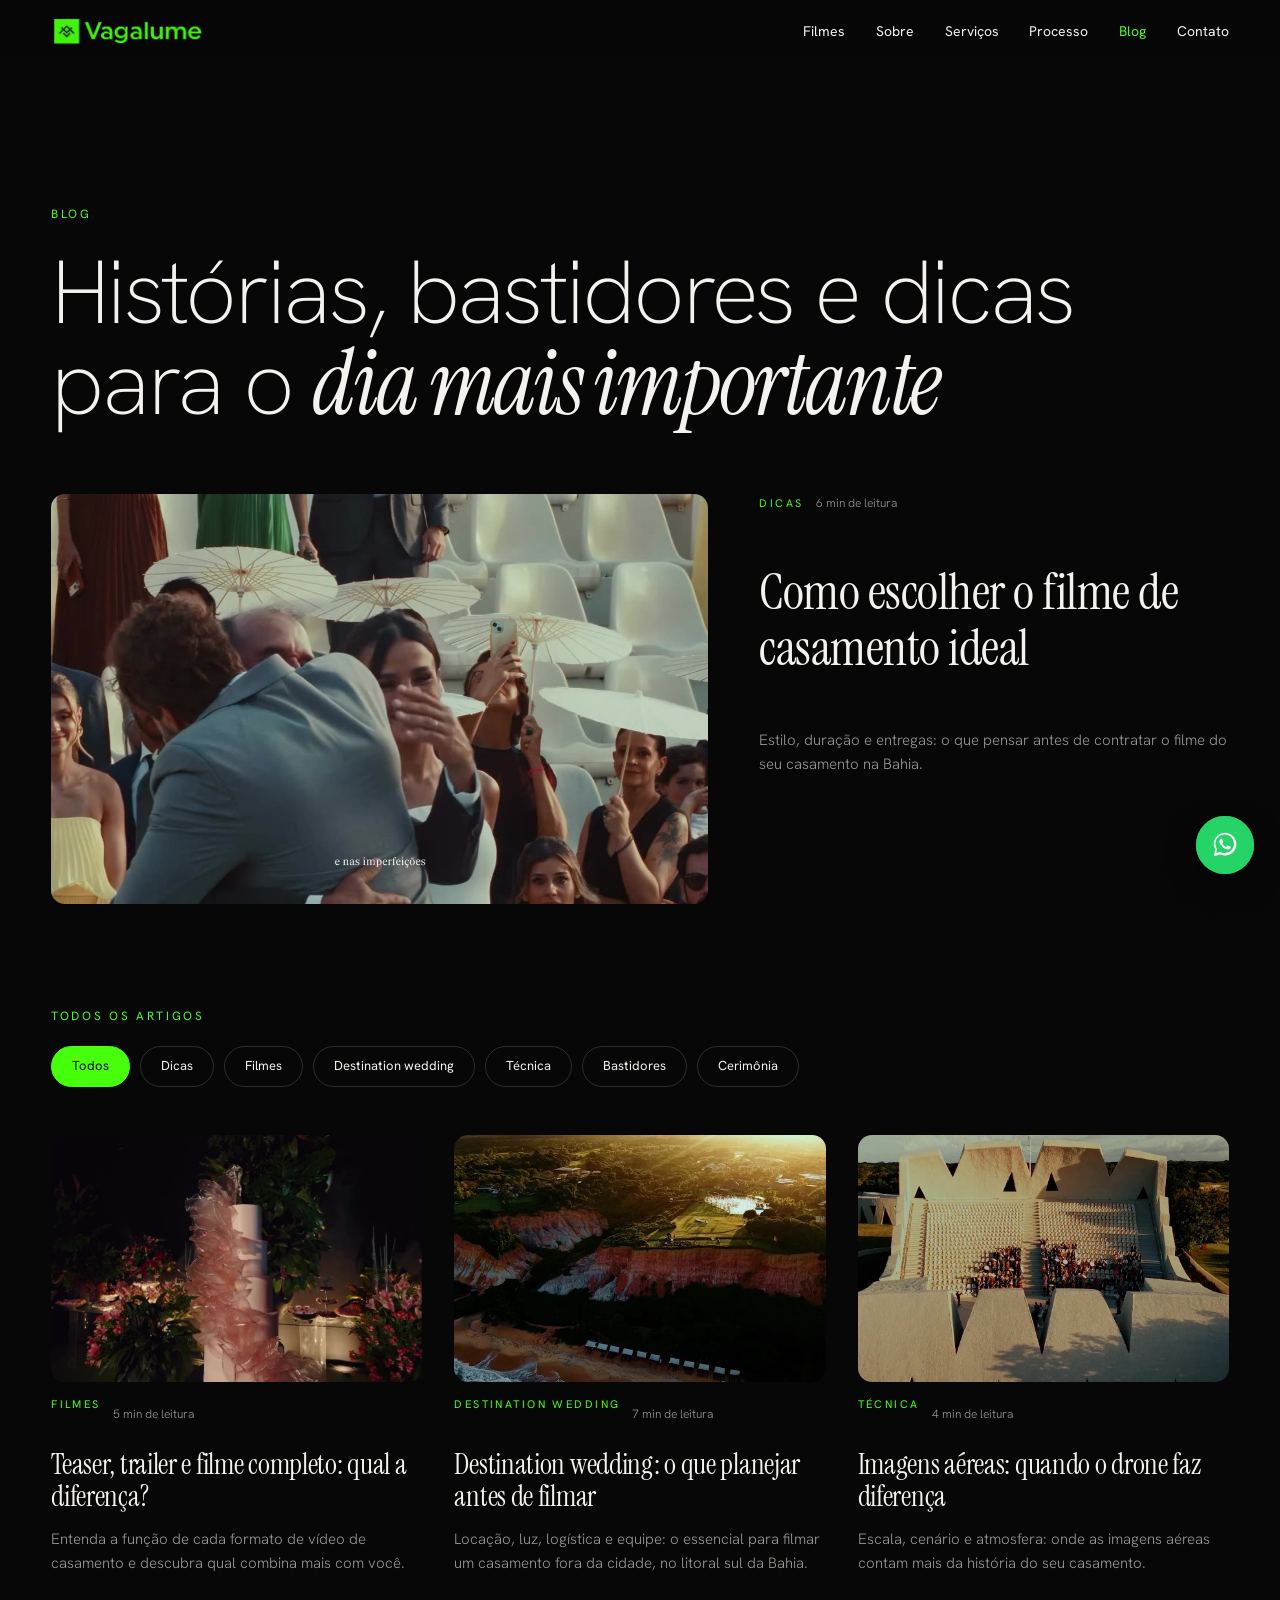
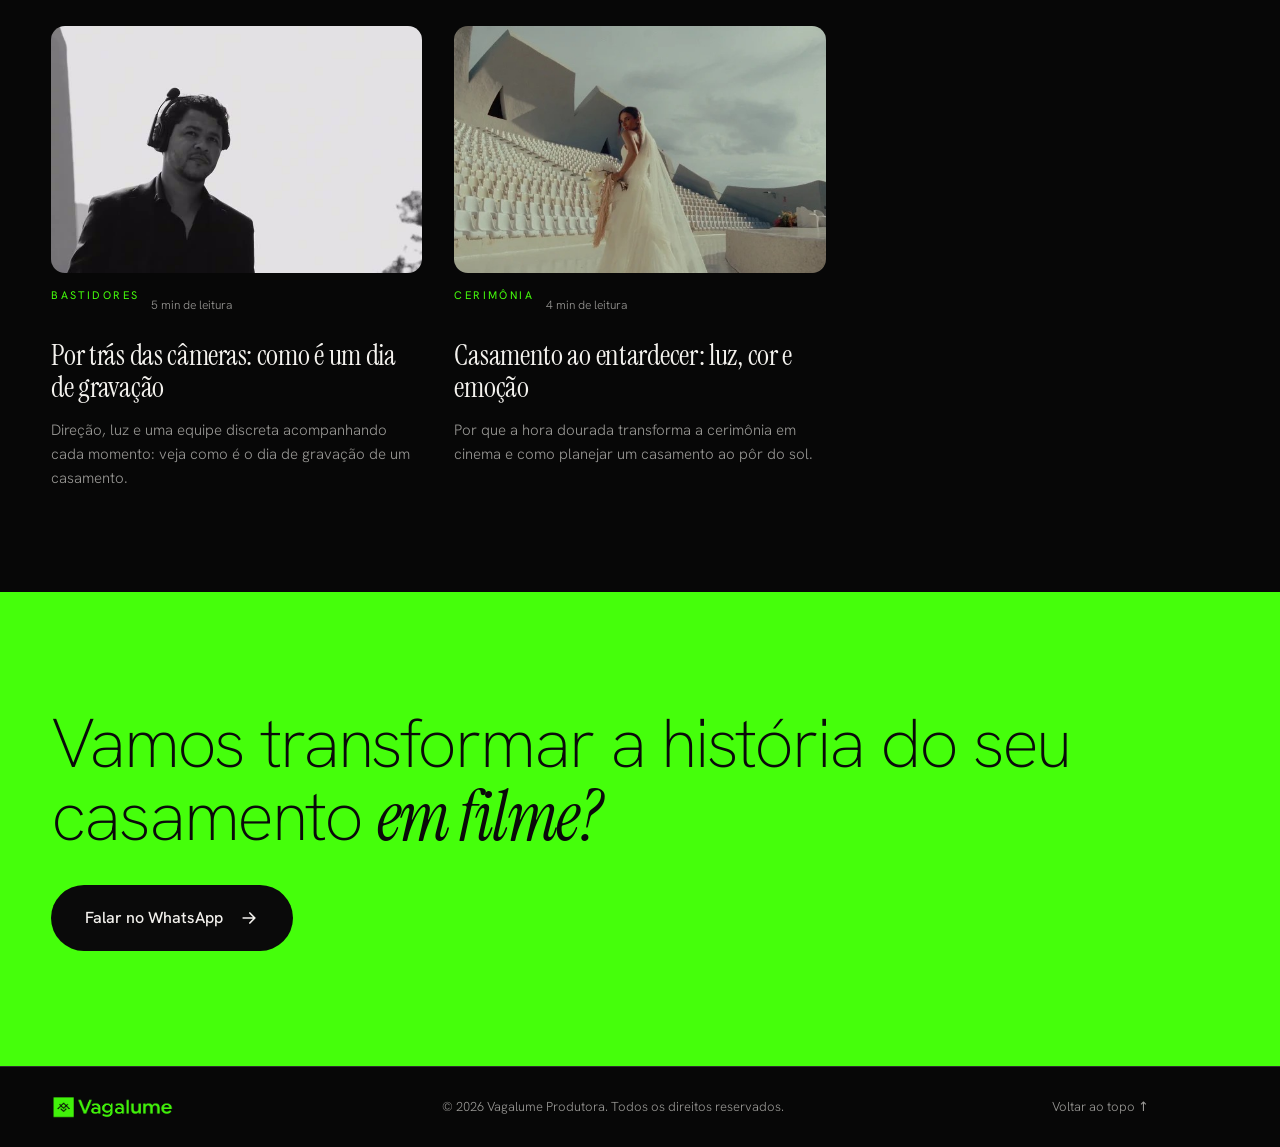
<file: blog/index.html>
<!DOCTYPE html>
<html lang="pt-BR">
<head>
<meta charset="utf-8">
<meta name="viewport" content="width=device-width, initial-scale=1">
<title>Blog | Vagalume Produtora: filmes de casamento na Bahia</title>
<meta name="description" content="Histórias, bastidores e dicas sobre filme de casamento, destination wedding e imagens aéreas, por Vagalume Produtora, de Eunápolis, Bahia.">
<meta name="theme-color" content="#070707">
<link rel="canonical" href="https://vagalumeprodutora.vercel.app/blog/">
<meta property="og:title" content="Blog | Vagalume Produtora: filmes de casamento na Bahia">
<meta property="og:description" content="Histórias, bastidores e dicas sobre filme de casamento, destination wedding e imagens aéreas, por Vagalume Produtora, de Eunápolis, Bahia.">
<meta property="og:type" content="website">
<meta property="og:url" content="https://vagalumeprodutora.vercel.app/blog/">
<meta property="og:image" content="https://vagalumeprodutora.vercel.app/assets/img/poster-casamento.jpg">
<meta property="og:locale" content="pt_BR">
<meta name="twitter:card" content="summary_large_image">
<link rel="icon" href="/assets/img/logo.png">
<link rel="preload" href="/assets/fonts/hanken-grotesk-latin-300-normal.woff2" as="font" type="font/woff2" crossorigin>
<link rel="stylesheet" href="/style.css">
<link rel="stylesheet" href="/blog/blog.css">
<script type="application/ld+json">{"@context":"https://schema.org","@type":"Blog","name":"Blog Vagalume Produtora","url":"https://vagalumeprodutora.vercel.app/blog/","publisher":{"@type":"Organization","name":"Vagalume Produtora"},"blogPost":[{"@type":"BlogPosting","headline":"Como escolher o filme de casamento ideal","url":"https://vagalumeprodutora.vercel.app/blog/como-escolher-o-filme-de-casamento-ideal/"},{"@type":"BlogPosting","headline":"Teaser, trailer e filme completo: qual a diferença?","url":"https://vagalumeprodutora.vercel.app/blog/teaser-trailer-e-filme-completo/"},{"@type":"BlogPosting","headline":"Destination wedding: o que planejar antes de filmar","url":"https://vagalumeprodutora.vercel.app/blog/destination-wedding-o-que-planejar-antes-de-filmar/"},{"@type":"BlogPosting","headline":"Imagens aéreas: quando o drone faz diferença","url":"https://vagalumeprodutora.vercel.app/blog/imagens-aereas-quando-o-drone-faz-diferenca/"},{"@type":"BlogPosting","headline":"Por trás das câmeras: como é um dia de gravação","url":"https://vagalumeprodutora.vercel.app/blog/por-tras-das-cameras-como-e-um-dia-de-gravacao/"},{"@type":"BlogPosting","headline":"Casamento ao entardecer: luz, cor e emoção","url":"https://vagalumeprodutora.vercel.app/blog/casamento-ao-entardecer-luz-cor-e-emocao/"}]}</script>
</head>
<body class="blogpage">
<header class="header is-scrolled" id="header">
  <a href="/" class="header__logo" aria-label="Vagalume Produtora, início"><img src="/assets/img/logo.png" alt="Vagalume Produtora"></a>
  <nav class="header__nav" aria-label="Principal">
    <a href="/#filmes">Filmes</a>
    <a href="/#sobre">Sobre</a>
    <a href="/#servicos">Serviços</a>
    <a href="/#processo">Processo</a>
    <a href="/blog/" aria-current="page" class="is-current">Blog</a>
    <a href="/#contato">Contato</a>
  </nav>
  <button class="burger" id="burger" aria-label="Abrir menu" aria-expanded="false"><span></span><span></span></button>
</header>
<div class="menu" id="menu">
  <button class="menu__close" id="menuClose" type="button" aria-label="Fechar menu"><span></span><span></span></button>
  <nav aria-label="Menu móvel">
    <a href="/#filmes">Filmes</a>
    <a href="/#sobre">Sobre</a>
    <a href="/#servicos">Serviços</a>
    <a href="/#processo">Processo</a>
    <a href="/blog/" aria-current="page" class="is-current">Blog</a>
    <a href="/#contato">Contato</a>
  </nav>
  <p>(73) 98136-4641<br>Eunápolis · Bahia</p>
</div>
<main>
<section class="bhero">
  <p class="eyebrow">Blog</p>
  <h1>Histórias, bastidores e dicas para o <em>dia mais importante</em></h1>
</section>
<section class="bfeat"><a class="bcard bcard--big" href="/blog/como-escolher-o-filme-de-casamento-ideal/" data-cat="Dicas">
  <div class="bcard__img"><img src="/assets/img/poster-casamento.jpg" alt="Como escolher o filme de casamento ideal" loading="eager" width="1200" height="800"></div>
  <div class="bcard__meta"><span class="eyebrow">Dicas</span><span>6 min de leitura</span></div>
  <h3>Como escolher o filme de casamento ideal</h3>
  <p>Estilo, duração e entregas: o que pensar antes de contratar o filme do seu casamento na Bahia.</p>
</a></section>
<section class="bgrid-wrap">
  <p class="eyebrow">Todos os artigos</p>
  <div class="bfilters" role="group" aria-label="Filtrar por categoria"><button type="button" data-filter="Todos" class="is-on" aria-pressed="true">Todos</button><button type="button" data-filter="Dicas" class="" aria-pressed="false">Dicas</button><button type="button" data-filter="Filmes" class="" aria-pressed="false">Filmes</button><button type="button" data-filter="Destination wedding" class="" aria-pressed="false">Destination wedding</button><button type="button" data-filter="Técnica" class="" aria-pressed="false">Técnica</button><button type="button" data-filter="Bastidores" class="" aria-pressed="false">Bastidores</button><button type="button" data-filter="Cerimônia" class="" aria-pressed="false">Cerimônia</button></div>
  <div class="bgrid" id="bgrid">
<a class="bcard" href="/blog/teaser-trailer-e-filme-completo/" data-cat="Filmes">
  <div class="bcard__img"><img src="/assets/img/poster-celebracao.jpg" alt="Teaser, trailer e filme completo: qual a diferença?" loading="lazy" width="1200" height="800"></div>
  <div class="bcard__meta"><span class="eyebrow">Filmes</span><span>5 min de leitura</span></div>
  <h3>Teaser, trailer e filme completo: qual a diferença?</h3>
  <p>Entenda a função de cada formato de vídeo de casamento e descubra qual combina mais com você.</p>
</a>
<a class="bcard" href="/blog/destination-wedding-o-que-planejar-antes-de-filmar/" data-cat="Destination wedding">
  <div class="bcard__img"><img src="/assets/img/aerea-falesias.jpg" alt="Destination wedding: o que planejar antes de filmar" loading="lazy" width="1200" height="800"></div>
  <div class="bcard__meta"><span class="eyebrow">Destination wedding</span><span>7 min de leitura</span></div>
  <h3>Destination wedding: o que planejar antes de filmar</h3>
  <p>Locação, luz, logística e equipe: o essencial para filmar um casamento fora da cidade, no litoral sul da Bahia.</p>
</a>
<a class="bcard" href="/blog/imagens-aereas-quando-o-drone-faz-diferenca/" data-cat="Técnica">
  <div class="bcard__img"><img src="/assets/img/aerea-anfiteatro.jpg" alt="Imagens aéreas: quando o drone faz diferença" loading="lazy" width="1200" height="800"></div>
  <div class="bcard__meta"><span class="eyebrow">Técnica</span><span>4 min de leitura</span></div>
  <h3>Imagens aéreas: quando o drone faz diferença</h3>
  <p>Escala, cenário e atmosfera: onde as imagens aéreas contam mais da história do seu casamento.</p>
</a>
<a class="bcard" href="/blog/por-tras-das-cameras-como-e-um-dia-de-gravacao/" data-cat="Bastidores">
  <div class="bcard__img"><img src="/assets/img/poster-bastidores.jpg" alt="Por trás das câmeras: como é um dia de gravação" loading="lazy" width="1200" height="800"></div>
  <div class="bcard__meta"><span class="eyebrow">Bastidores</span><span>5 min de leitura</span></div>
  <h3>Por trás das câmeras: como é um dia de gravação</h3>
  <p>Direção, luz e uma equipe discreta acompanhando cada momento: veja como é o dia de gravação de um casamento.</p>
</a>
<a class="bcard" href="/blog/casamento-ao-entardecer-luz-cor-e-emocao/" data-cat="Cerimônia">
  <div class="bcard__img"><img src="/assets/img/noiva-anfiteatro.jpg" alt="Casamento ao entardecer: luz, cor e emoção" loading="lazy" width="1200" height="800"></div>
  <div class="bcard__meta"><span class="eyebrow">Cerimônia</span><span>4 min de leitura</span></div>
  <h3>Casamento ao entardecer: luz, cor e emoção</h3>
  <p>Por que a hora dourada transforma a cerimônia em cinema e como planejar um casamento ao pôr do sol.</p>
</a>
  </div>
</section>
<section class="blogcta">
  <h2>Vamos transformar a história do seu casamento <em>em filme?</em></h2>
  <a class="btn" href="https://wa.me/5573981364641?text=Ol%C3%A1!%20Vim%20pelo%20blog%20da%20Vagalume%20Produtora%20e%20gostaria%20de%20saber%20mais%20sobre%20o%20filme%20de%20casamento." target="_blank" rel="noopener"><span>Falar no WhatsApp</span><svg viewBox="0 0 24 24" aria-hidden="true"><path d="M5 12h14M13 6l6 6-6 6" fill="none" stroke="currentColor" stroke-width="2" stroke-linecap="round" stroke-linejoin="round"/></svg></a>
</section>
</main>
<footer class="footer">
  <img src="/assets/img/logo.png" alt="Vagalume Produtora">
  <p>© <span id="year">2026</span> Vagalume Produtora. Todos os direitos reservados.</p>
  <a href="#header">Voltar ao topo ↑</a>
</footer>
<a class="wa" href="https://wa.me/5573981364641?text=Ol%C3%A1!%20Vim%20pelo%20blog%20da%20Vagalume%20Produtora." target="_blank" rel="noopener" aria-label="Falar no WhatsApp"><svg viewBox="0 0 32 32" aria-hidden="true"><path fill="currentColor" d="M16.04 3C9.4 3 4 8.4 4 15.04c0 2.12.55 4.18 1.6 6L4 28l7.1-1.86a12 12 0 0 0 4.94 1.05h.01c6.64 0 12.04-5.4 12.04-12.04C28.1 8.5 22.7 3 16.04 3zm0 21.9h-.01a9.9 9.9 0 0 1-5.04-1.38l-.36-.21-4.21 1.1 1.12-4.1-.24-.38a9.9 9.9 0 0 1-1.52-5.27c0-5.47 4.45-9.92 9.93-9.92 2.65 0 5.14 1.03 7.02 2.91a9.86 9.86 0 0 1 2.9 7.02c0 5.47-4.45 9.93-9.9 9.93zm5.44-7.43c-.3-.15-1.76-.87-2.03-.97-.27-.1-.47-.15-.67.15-.2.3-.77.97-.94 1.17-.17.2-.35.22-.65.07-.3-.15-1.26-.46-2.4-1.48-.89-.79-1.49-1.77-1.66-2.07-.17-.3-.02-.46.13-.61.14-.13.3-.35.45-.52.15-.17.2-.3.3-.5.1-.2.05-.37-.02-.52-.08-.15-.67-1.62-.92-2.22-.24-.58-.49-.5-.67-.51h-.57c-.2 0-.52.07-.8.37-.27.3-1.04 1.02-1.04 2.48 0 1.46 1.07 2.88 1.22 3.08.15.2 2.1 3.2 5.08 4.49.71.31 1.26.49 1.7.63.71.23 1.36.2 1.88.12.57-.08 1.76-.72 2.01-1.41.25-.7.25-1.29.17-1.41-.07-.12-.27-.2-.57-.35z"/></svg></a>
<script src="/blog/blog.js"></script>
</body>
</html>
</file>
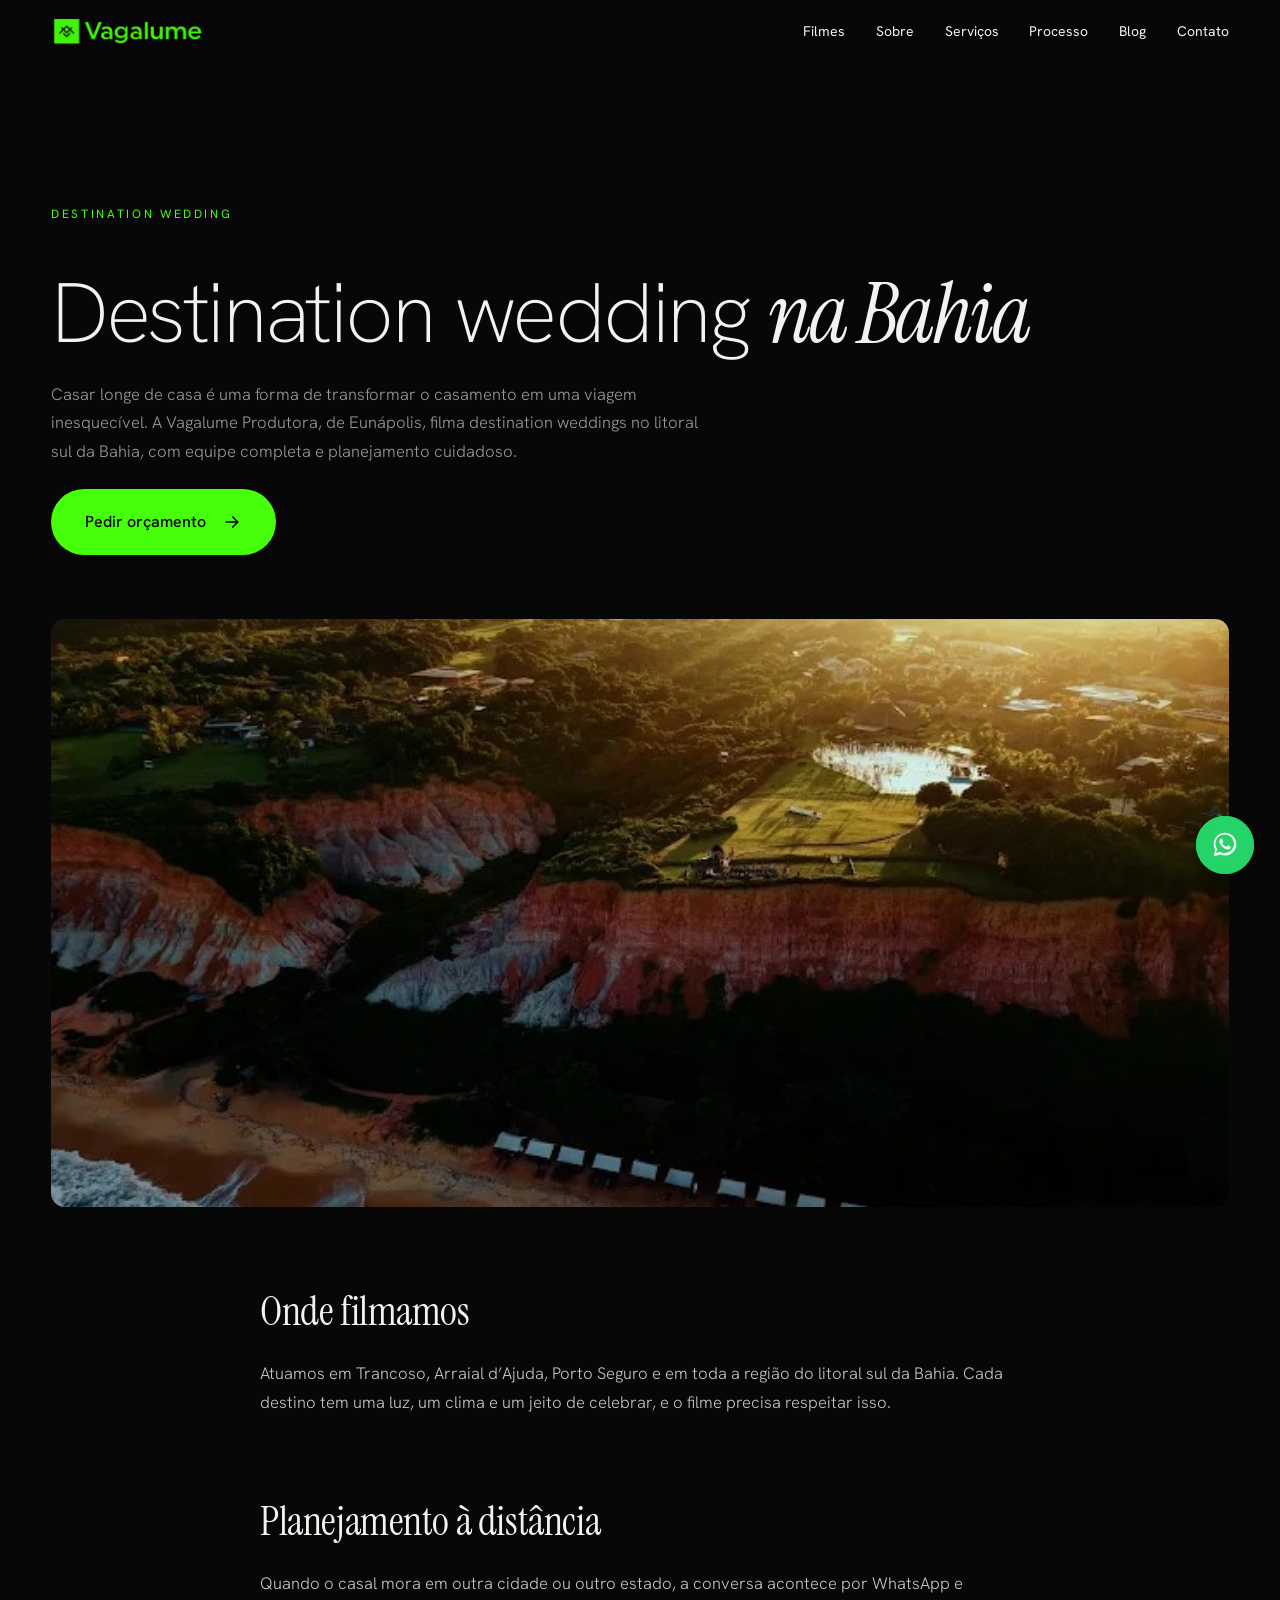
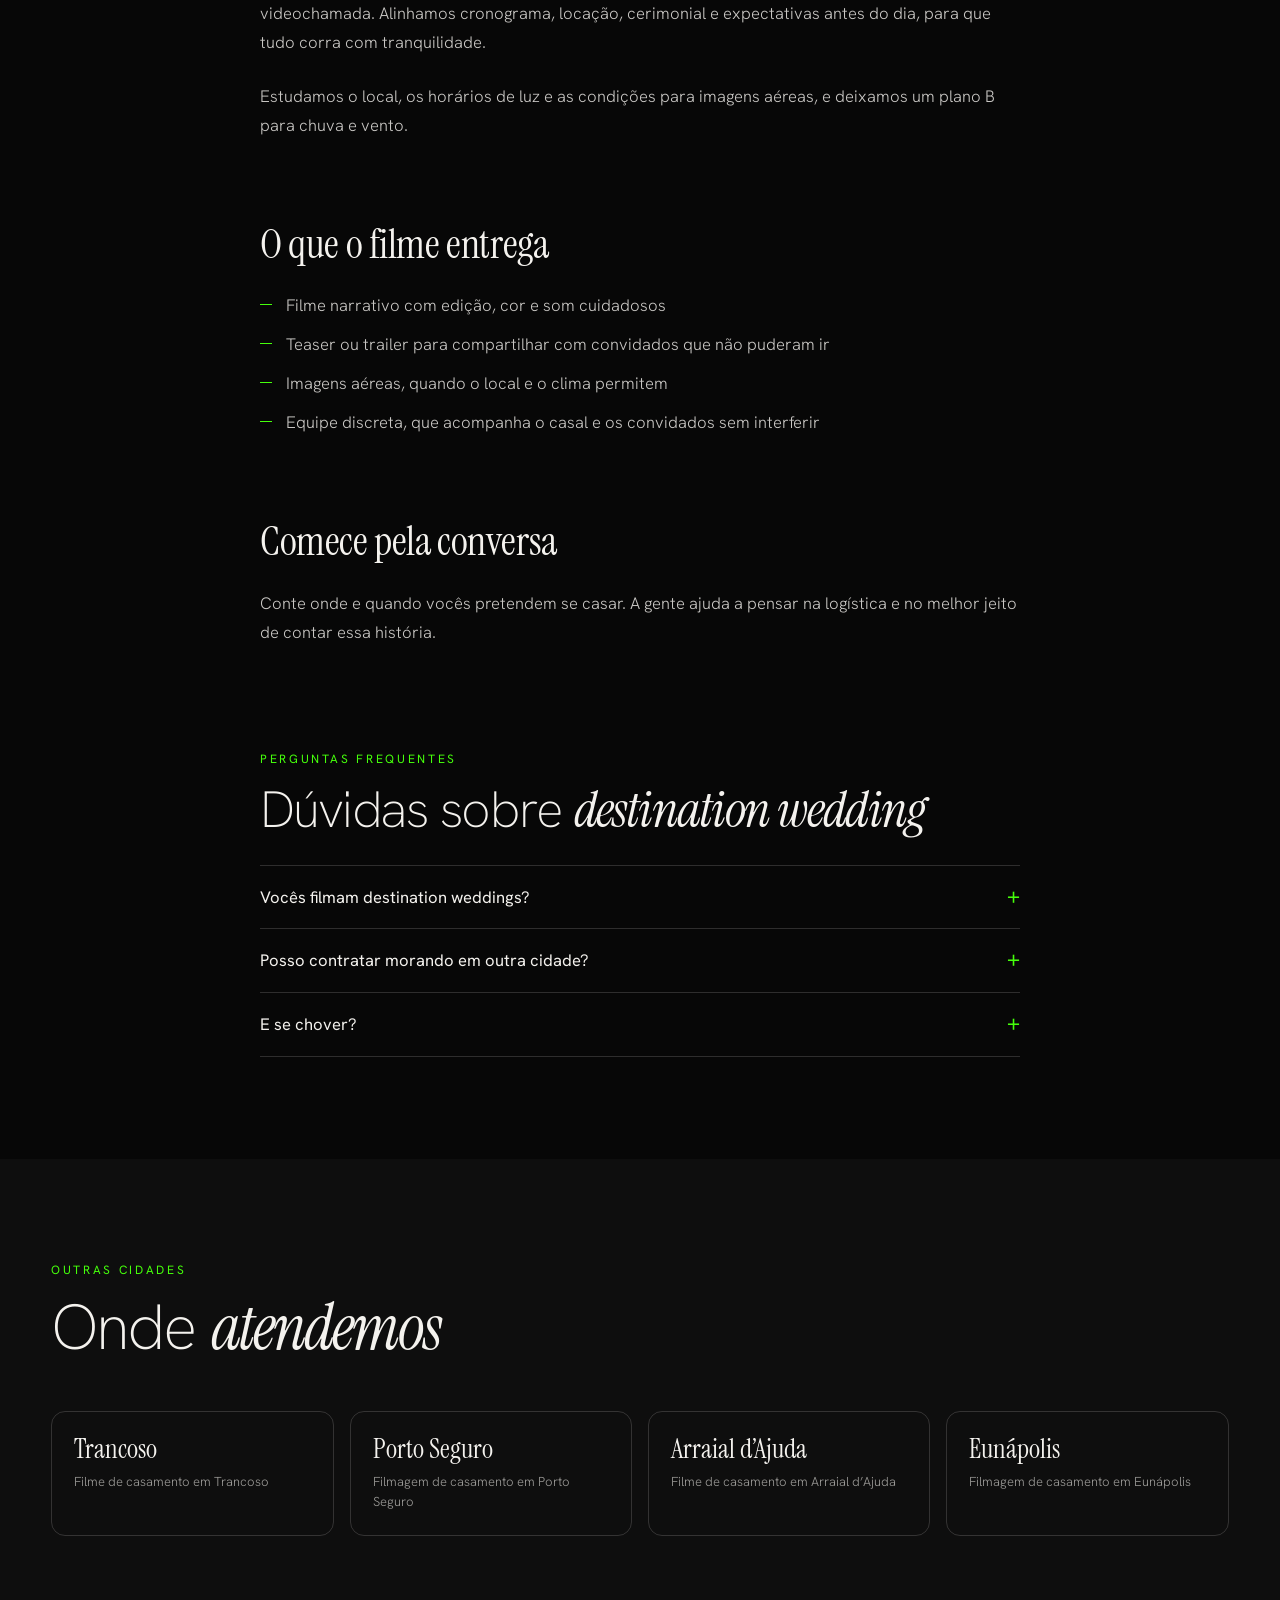
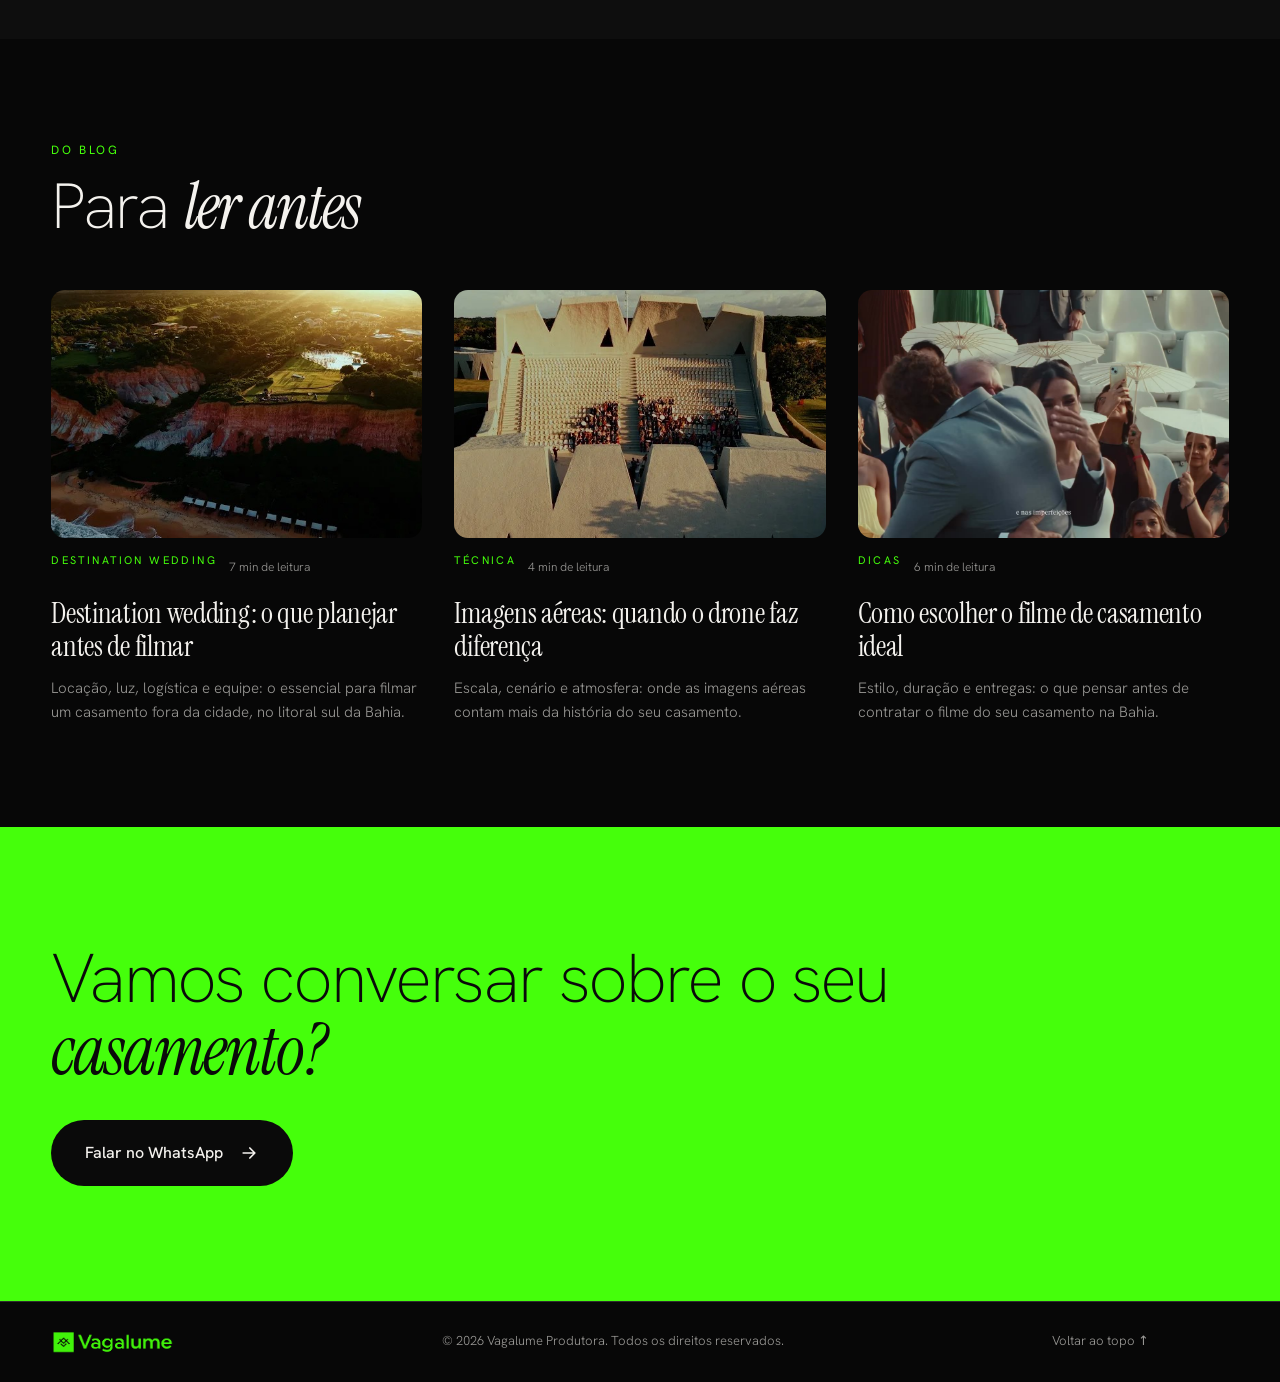
<file: destination-wedding-bahia/index.html>
<!DOCTYPE html>
<html lang="pt-BR">
<head>
<meta charset="utf-8">
<meta name="viewport" content="width=device-width, initial-scale=1">
<title>Destination Wedding na Bahia: Filme e Vídeo | Vagalume</title>
<meta name="description" content="Vai se casar na Bahia? A Vagalume filma destination weddings no litoral sul com equipe completa e direção cuidadosa. Fale pelo WhatsApp.">
<meta name="theme-color" content="#070707">
<link rel="canonical" href="https://vagalumeprodutora.vercel.app/destination-wedding-bahia/">
<meta property="og:title" content="Destination Wedding na Bahia: Filme e Vídeo | Vagalume">
<meta property="og:description" content="Vai se casar na Bahia? A Vagalume filma destination weddings no litoral sul com equipe completa e direção cuidadosa. Fale pelo WhatsApp.">
<meta property="og:type" content="website">
<meta property="og:url" content="https://vagalumeprodutora.vercel.app/destination-wedding-bahia/">
<meta property="og:image" content="https://vagalumeprodutora.vercel.app/assets/img/aerea-falesias.jpg">
<meta property="og:locale" content="pt_BR">
<meta name="twitter:card" content="summary_large_image">
<link rel="icon" href="/assets/img/logo.png">
<link rel="preload" href="/assets/fonts/hanken-grotesk-latin-300-normal.woff2" as="font" type="font/woff2" crossorigin>
<link rel="stylesheet" href="/style.css">
<link rel="stylesheet" href="/blog/blog.css">
<script type="application/ld+json">{"@context":"https://schema.org","@type":"ProfessionalService","name":"Vagalume Produtora","url":"https://vagalumeprodutora.vercel.app/","image":"https://vagalumeprodutora.vercel.app/assets/img/logo.png","telephone":"+55 73 98136-4641","address":{"@type":"PostalAddress","streetAddress":"Av. Castro Alves, 372 - Térreo","addressLocality":"Eunápolis","addressRegion":"BA","postalCode":"45820-350","addressCountry":"BR"},"areaServed":["Eunápolis","Porto Seguro","Arraial d’Ajuda","Trancoso"],"sameAs":["https://www.instagram.com/vagalumeprodutora/","http://www.youtube.com/@VagalumeProdutora"],"description":"Vai se casar na Bahia? A Vagalume filma destination weddings no litoral sul com equipe completa e direção cuidadosa. Fale pelo WhatsApp."}</script>
<script type="application/ld+json">{"@context":"https://schema.org","@type":"FAQPage","mainEntity":[{"@type":"Question","name":"Vocês filmam destination weddings?","acceptedAnswer":{"@type":"Answer","text":"Sim, no litoral sul da Bahia: Trancoso, Arraial d’Ajuda, Porto Seguro e região."}},{"@type":"Question","name":"Posso contratar morando em outra cidade?","acceptedAnswer":{"@type":"Answer","text":"Pode. O planejamento é feito por WhatsApp e videochamada."}},{"@type":"Question","name":"E se chover?","acceptedAnswer":{"@type":"Answer","text":"Combinamos um plano B com antecedência. A chuva e o vento podem limitar imagens aéreas, mas a equipe se adapta."}}]}</script>
<script type="application/ld+json">{"@context":"https://schema.org","@type":"BreadcrumbList","itemListElement":[{"@type":"ListItem","position":1,"name":"Início","item":"https://vagalumeprodutora.vercel.app/"},{"@type":"ListItem","position":2,"name":"Destination wedding na Bahia","item":"https://vagalumeprodutora.vercel.app/destination-wedding-bahia/"}]}</script>
</head>
<body class="blogpage">
<header class="header is-scrolled" id="header">
  <a href="/" class="header__logo" aria-label="Vagalume Produtora, início"><img src="/assets/img/logo.png" alt="Vagalume Produtora"></a>
  <nav class="header__nav" aria-label="Principal">
    <a href="/#filmes">Filmes</a>
    <a href="/#sobre">Sobre</a>
    <a href="/#servicos">Serviços</a>
    <a href="/#processo">Processo</a>
    <a href="/blog/">Blog</a>
    <a href="/#contato">Contato</a>
  </nav>
  <button class="burger" id="burger" aria-label="Abrir menu" aria-expanded="false"><span></span><span></span></button>
</header>
<div class="menu" id="menu">
  <button class="menu__close" id="menuClose" type="button" aria-label="Fechar menu"><span></span><span></span></button>
  <nav aria-label="Menu móvel">
    <a href="/#filmes">Filmes</a>
    <a href="/#sobre">Sobre</a>
    <a href="/#servicos">Serviços</a>
    <a href="/#processo">Processo</a>
    <a href="/blog/">Blog</a>
    <a href="/#contato">Contato</a>
  </nav>
  <p>(73) 98136-4641<br>Eunápolis · Bahia</p>
</div>
<main>
<section class="bhero cityhero">
  <p class="eyebrow">Destination wedding</p>
  <h1>Destination wedding <em>na Bahia</em></h1>
  <p class="cityhero__lead">Casar longe de casa é uma forma de transformar o casamento em uma viagem inesquecível. A Vagalume Produtora, de Eunápolis, filma destination weddings no litoral sul da Bahia, com equipe completa e planejamento cuidadoso.</p>
  <a class="btn" href="https://wa.me/5573981364641?text=Ol%C3%A1!%20Vim%20pela%20p%C3%A1gina%20de%20destination%20wedding%20da%20Vagalume%20Produtora%20e%20gostaria%20de%20saber%20mais%20sobre%20o%20filme%20de%20casamento." target="_blank" rel="noopener"><span>Pedir orçamento</span><svg viewBox="0 0 24 24" aria-hidden="true"><path d="M5 12h14M13 6l6 6-6 6" fill="none" stroke="currentColor" stroke-width="2" stroke-linecap="round" stroke-linejoin="round"/></svg></a>
</section>
<figure class="post__cover"><img src="/assets/img/aerea-falesias.jpg" alt="Imagem aérea de falésias no litoral da Bahia" width="1600" height="900"></figure>
<div class="post__body">
<h2>Onde filmamos</h2><p>Atuamos em Trancoso, Arraial d’Ajuda, Porto Seguro e em toda a região do litoral sul da Bahia. Cada destino tem uma luz, um clima e um jeito de celebrar, e o filme precisa respeitar isso.</p>
<h2>Planejamento à distância</h2><p>Quando o casal mora em outra cidade ou outro estado, a conversa acontece por WhatsApp e videochamada. Alinhamos cronograma, locação, cerimonial e expectativas antes do dia, para que tudo corra com tranquilidade.</p>
<p>Estudamos o local, os horários de luz e as condições para imagens aéreas, e deixamos um plano B para chuva e vento.</p>
<h2>O que o filme entrega</h2><ul><li>Filme narrativo com edição, cor e som cuidadosos</li><li>Teaser ou trailer para compartilhar com convidados que não puderam ir</li><li>Imagens aéreas, quando o local e o clima permitem</li><li>Equipe discreta, que acompanha o casal e os convidados sem interferir</li></ul>
<h2>Comece pela conversa</h2><p>Conte onde e quando vocês pretendem se casar. A gente ajuda a pensar na logística e no melhor jeito de contar essa história.</p>
</div>
<section class="faq">
  <div class="faq__in">
  <p class="eyebrow">Perguntas frequentes</p>
  <h2>Dúvidas sobre <em>destination wedding</em></h2>
  <details><summary>Vocês filmam destination weddings?</summary><p>Sim, no litoral sul da Bahia: Trancoso, Arraial d’Ajuda, Porto Seguro e região.</p></details>
  <details><summary>Posso contratar morando em outra cidade?</summary><p>Pode. O planejamento é feito por WhatsApp e videochamada.</p></details>
  <details><summary>E se chover?</summary><p>Combinamos um plano B com antecedência. A chuva e o vento podem limitar imagens aéreas, mas a equipe se adapta.</p></details>
  </div>
</section>
<section class="related">
  <p class="eyebrow">Outras cidades</p>
  <h2>Onde <em>atendemos</em></h2>
  <ul class="arealist">
    <li><a href="/filme-de-casamento-trancoso/"><span>Trancoso</span><small>Filme de casamento em Trancoso</small></a></li>
    <li><a href="/filmagem-de-casamento-porto-seguro/"><span>Porto Seguro</span><small>Filmagem de casamento em Porto Seguro</small></a></li>
    <li><a href="/filme-de-casamento-arraial-dajuda/"><span>Arraial d’Ajuda</span><small>Filme de casamento em Arraial d’Ajuda</small></a></li>
    <li><a href="/filmagem-de-casamento-eunapolis/"><span>Eunápolis</span><small>Filmagem de casamento em Eunápolis</small></a></li>
  </ul>
</section>
<section class="related related--blog">
  <p class="eyebrow">Do blog</p>
  <h2>Para <em>ler antes</em></h2>
  <div class="bgrid">
<a class="bcard" href="/blog/destination-wedding-o-que-planejar-antes-de-filmar/" data-cat="Destination wedding">
  <div class="bcard__img"><img src="/assets/img/aerea-falesias.jpg" alt="Destination wedding: o que planejar antes de filmar" loading="lazy" width="1200" height="800"></div>
  <div class="bcard__meta"><span class="eyebrow">Destination wedding</span><span>7 min de leitura</span></div>
  <h3>Destination wedding: o que planejar antes de filmar</h3>
  <p>Locação, luz, logística e equipe: o essencial para filmar um casamento fora da cidade, no litoral sul da Bahia.</p>
</a>
<a class="bcard" href="/blog/imagens-aereas-quando-o-drone-faz-diferenca/" data-cat="Técnica">
  <div class="bcard__img"><img src="/assets/img/aerea-anfiteatro.jpg" alt="Imagens aéreas: quando o drone faz diferença" loading="lazy" width="1200" height="800"></div>
  <div class="bcard__meta"><span class="eyebrow">Técnica</span><span>4 min de leitura</span></div>
  <h3>Imagens aéreas: quando o drone faz diferença</h3>
  <p>Escala, cenário e atmosfera: onde as imagens aéreas contam mais da história do seu casamento.</p>
</a>
<a class="bcard" href="/blog/como-escolher-o-filme-de-casamento-ideal/" data-cat="Dicas">
  <div class="bcard__img"><img src="/assets/img/poster-casamento.jpg" alt="Como escolher o filme de casamento ideal" loading="lazy" width="1200" height="800"></div>
  <div class="bcard__meta"><span class="eyebrow">Dicas</span><span>6 min de leitura</span></div>
  <h3>Como escolher o filme de casamento ideal</h3>
  <p>Estilo, duração e entregas: o que pensar antes de contratar o filme do seu casamento na Bahia.</p>
</a>
  </div>
</section>
<section class="blogcta">
  <h2>Vamos conversar sobre o seu <em>casamento?</em></h2>
  <a class="btn" href="https://wa.me/5573981364641?text=Ol%C3%A1!%20Vim%20pela%20p%C3%A1gina%20de%20destination%20wedding%20da%20Vagalume%20Produtora%20e%20gostaria%20de%20saber%20mais%20sobre%20o%20filme%20de%20casamento." target="_blank" rel="noopener"><span>Falar no WhatsApp</span><svg viewBox="0 0 24 24" aria-hidden="true"><path d="M5 12h14M13 6l6 6-6 6" fill="none" stroke="currentColor" stroke-width="2" stroke-linecap="round" stroke-linejoin="round"/></svg></a>
</section>
</main>
<footer class="footer">
  <img src="/assets/img/logo.png" alt="Vagalume Produtora">
  <p>© <span id="year">2026</span> Vagalume Produtora. Todos os direitos reservados.</p>
  <a href="#header">Voltar ao topo ↑</a>
</footer>
<a class="wa" href="https://wa.me/5573981364641?text=Ol%C3%A1!%20Vim%20pela%20p%C3%A1gina%20de%20destination%20wedding%20da%20Vagalume%20Produtora." target="_blank" rel="noopener" aria-label="Falar no WhatsApp"><svg viewBox="0 0 32 32" aria-hidden="true"><path fill="currentColor" d="M16.04 3C9.4 3 4 8.4 4 15.04c0 2.12.55 4.18 1.6 6L4 28l7.1-1.86a12 12 0 0 0 4.94 1.05h.01c6.64 0 12.04-5.4 12.04-12.04C28.1 8.5 22.7 3 16.04 3zm0 21.9h-.01a9.9 9.9 0 0 1-5.04-1.38l-.36-.21-4.21 1.1 1.12-4.1-.24-.38a9.9 9.9 0 0 1-1.52-5.27c0-5.47 4.45-9.92 9.93-9.92 2.65 0 5.14 1.03 7.02 2.91a9.86 9.86 0 0 1 2.9 7.02c0 5.47-4.45 9.93-9.9 9.93zm5.44-7.43c-.3-.15-1.76-.87-2.03-.97-.27-.1-.47-.15-.67.15-.2.3-.77.97-.94 1.17-.17.2-.35.22-.65.07-.3-.15-1.26-.46-2.4-1.48-.89-.79-1.49-1.77-1.66-2.07-.17-.3-.02-.46.13-.61.14-.13.3-.35.45-.52.15-.17.2-.3.3-.5.1-.2.05-.37-.02-.52-.08-.15-.67-1.62-.92-2.22-.24-.58-.49-.5-.67-.51h-.57c-.2 0-.52.07-.8.37-.27.3-1.04 1.02-1.04 2.48 0 1.46 1.07 2.88 1.22 3.08.15.2 2.1 3.2 5.08 4.49.71.31 1.26.49 1.7.63.71.23 1.36.2 1.88.12.57-.08 1.76-.72 2.01-1.41.25-.7.25-1.29.17-1.41-.07-.12-.27-.2-.57-.35z"/></svg></a>
<script src="/blog/blog.js"></script>
</body>
</html>
</file>
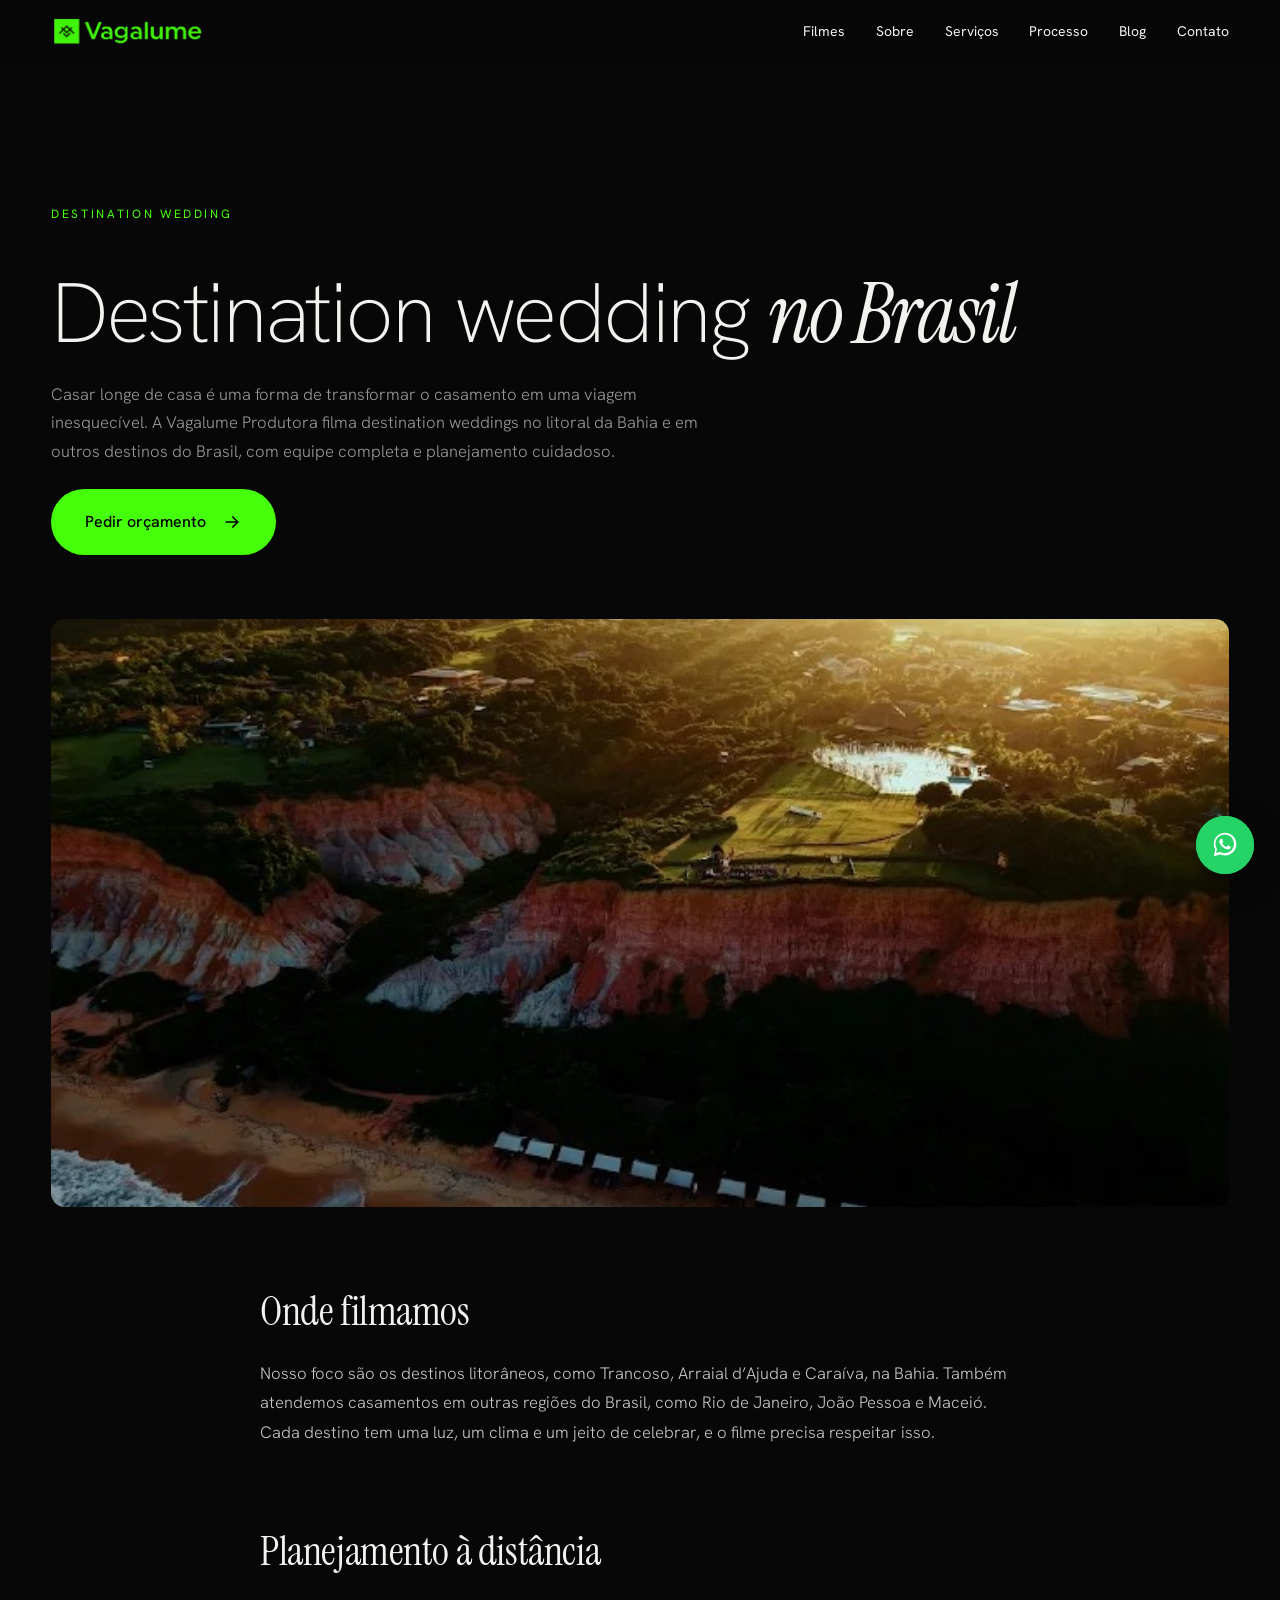
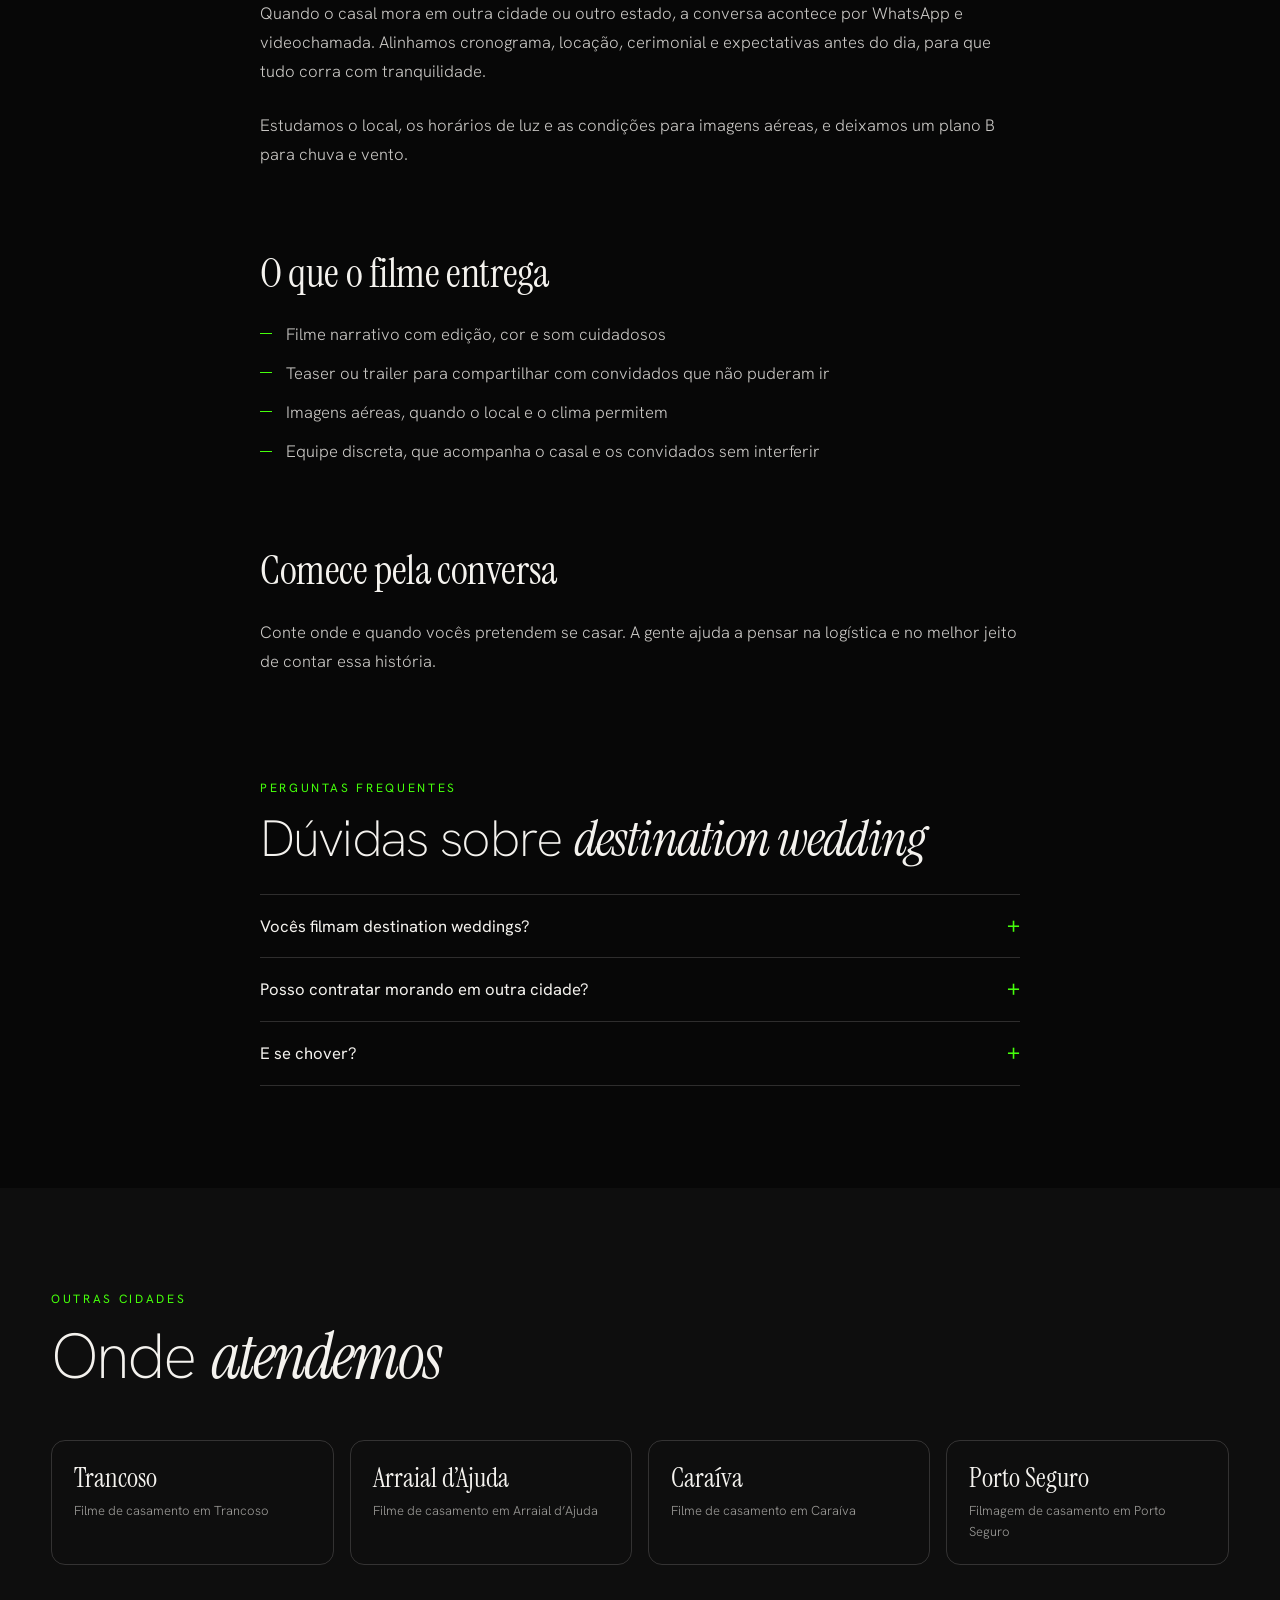
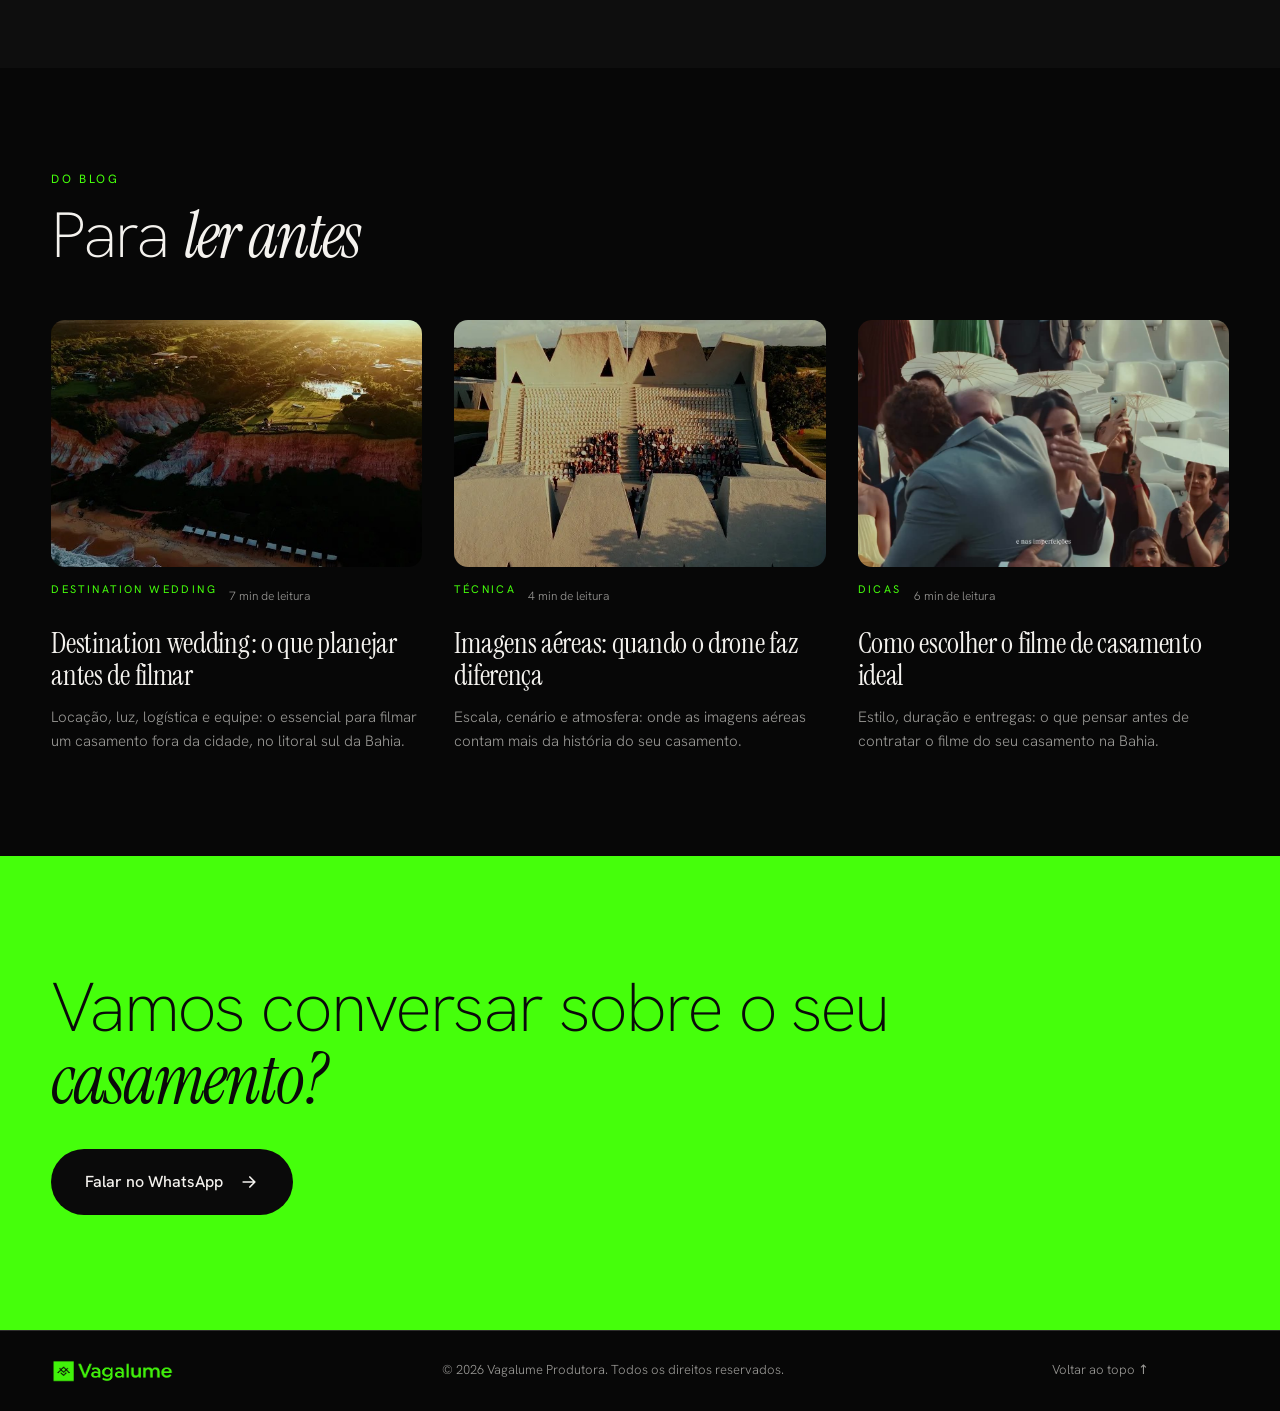
<file: destination-wedding-brasil/index.html>
<!DOCTYPE html>
<html lang="pt-BR">
<head>
<meta charset="utf-8">
<meta name="viewport" content="width=device-width, initial-scale=1">
<title>Filme de Destination Wedding no Brasil | Vagalume</title>
<meta name="description" content="Vai se casar no litoral? A Vagalume filma destination weddings em Trancoso, Arraial d’Ajuda, Caraíva e outros destinos do Brasil. Fale pelo WhatsApp.">
<meta name="theme-color" content="#070707">
<link rel="canonical" href="https://vagalumeprodutora.vercel.app/destination-wedding-brasil/">
<meta property="og:title" content="Filme de Destination Wedding no Brasil | Vagalume">
<meta property="og:description" content="Vai se casar no litoral? A Vagalume filma destination weddings em Trancoso, Arraial d’Ajuda, Caraíva e outros destinos do Brasil. Fale pelo WhatsApp.">
<meta property="og:type" content="website">
<meta property="og:url" content="https://vagalumeprodutora.vercel.app/destination-wedding-brasil/">
<meta property="og:image" content="https://vagalumeprodutora.vercel.app/assets/img/aerea-falesias.jpg">
<meta property="og:locale" content="pt_BR">
<meta name="twitter:card" content="summary_large_image">
<link rel="icon" href="/assets/img/logo.png">
<link rel="preload" href="/assets/fonts/hanken-grotesk-latin-300-normal.woff2" as="font" type="font/woff2" crossorigin>
<link rel="stylesheet" href="/style.css">
<link rel="stylesheet" href="/blog/blog.css">
<script type="application/ld+json">{"@context":"https://schema.org","@type":"ProfessionalService","name":"Vagalume Produtora","url":"https://vagalumeprodutora.vercel.app/","image":"https://vagalumeprodutora.vercel.app/assets/img/logo.png","telephone":"+55 73 98136-4641","address":{"@type":"PostalAddress","streetAddress":"Av. Castro Alves, 372 - Térreo","addressLocality":"Eunápolis","addressRegion":"BA","postalCode":"45820-350","addressCountry":"BR"},"areaServed":["Trancoso","Arraial d’Ajuda","Caraíva","Porto Seguro","Brasil"],"sameAs":["https://www.instagram.com/vagalumeprodutora/","http://www.youtube.com/@VagalumeProdutora"],"description":"Vai se casar no litoral? A Vagalume filma destination weddings em Trancoso, Arraial d’Ajuda, Caraíva e outros destinos do Brasil. Fale pelo WhatsApp."}</script>
<script type="application/ld+json">{"@context":"https://schema.org","@type":"FAQPage","mainEntity":[{"@type":"Question","name":"Vocês filmam destination weddings?","acceptedAnswer":{"@type":"Answer","text":"Sim, principalmente em destinos litorâneos como Trancoso, Arraial d’Ajuda e Caraíva, e também em outras regiões do Brasil."}},{"@type":"Question","name":"Posso contratar morando em outra cidade?","acceptedAnswer":{"@type":"Answer","text":"Pode. O planejamento é feito por WhatsApp e videochamada."}},{"@type":"Question","name":"E se chover?","acceptedAnswer":{"@type":"Answer","text":"Combinamos um plano B com antecedência. A chuva e o vento podem limitar imagens aéreas, mas a equipe se adapta."}}]}</script>
<script type="application/ld+json">{"@context":"https://schema.org","@type":"BreadcrumbList","itemListElement":[{"@type":"ListItem","position":1,"name":"Início","item":"https://vagalumeprodutora.vercel.app/"},{"@type":"ListItem","position":2,"name":"Destination wedding no Brasil","item":"https://vagalumeprodutora.vercel.app/destination-wedding-brasil/"}]}</script>
</head>
<body class="blogpage">
<header class="header is-scrolled" id="header">
  <a href="/" class="header__logo" aria-label="Vagalume Produtora, início"><img src="/assets/img/logo.png" alt="Vagalume Produtora"></a>
  <nav class="header__nav" aria-label="Principal">
    <a href="/#filmes">Filmes</a>
    <a href="/#sobre">Sobre</a>
    <a href="/#servicos">Serviços</a>
    <a href="/#processo">Processo</a>
    <a href="/blog/">Blog</a>
    <a href="/#contato">Contato</a>
  </nav>
  <button class="burger" id="burger" aria-label="Abrir menu" aria-expanded="false"><span></span><span></span></button>
</header>
<div class="menu" id="menu">
  <button class="menu__close" id="menuClose" type="button" aria-label="Fechar menu"><span></span><span></span></button>
  <nav aria-label="Menu móvel">
    <a href="/#filmes">Filmes</a>
    <a href="/#sobre">Sobre</a>
    <a href="/#servicos">Serviços</a>
    <a href="/#processo">Processo</a>
    <a href="/blog/">Blog</a>
    <a href="/#contato">Contato</a>
  </nav>
  <p>(73) 98136-4641<br>Eunápolis · Bahia</p>
</div>
<main>
<section class="bhero cityhero">
  <p class="eyebrow">Destination wedding</p>
  <h1>Destination wedding <em>no Brasil</em></h1>
  <p class="cityhero__lead">Casar longe de casa é uma forma de transformar o casamento em uma viagem inesquecível. A Vagalume Produtora filma destination weddings no litoral da Bahia e em outros destinos do Brasil, com equipe completa e planejamento cuidadoso.</p>
  <a class="btn" href="https://wa.me/5573981364641?text=Ol%C3%A1!%20Vim%20pela%20p%C3%A1gina%20de%20destination%20wedding%20da%20Vagalume%20Produtora%20e%20gostaria%20de%20saber%20mais%20sobre%20o%20filme%20de%20casamento." target="_blank" rel="noopener"><span>Pedir orçamento</span><svg viewBox="0 0 24 24" aria-hidden="true"><path d="M5 12h14M13 6l6 6-6 6" fill="none" stroke="currentColor" stroke-width="2" stroke-linecap="round" stroke-linejoin="round"/></svg></a>
</section>
<figure class="post__cover"><img src="/assets/img/aerea-falesias.jpg" alt="Imagem aérea de falésias no litoral da Bahia" width="1600" height="900"></figure>
<div class="post__body">
<h2>Onde filmamos</h2><p>Nosso foco são os destinos litorâneos, como Trancoso, Arraial d’Ajuda e Caraíva, na Bahia. Também atendemos casamentos em outras regiões do Brasil, como Rio de Janeiro, João Pessoa e Maceió. Cada destino tem uma luz, um clima e um jeito de celebrar, e o filme precisa respeitar isso.</p>
<h2>Planejamento à distância</h2><p>Quando o casal mora em outra cidade ou outro estado, a conversa acontece por WhatsApp e videochamada. Alinhamos cronograma, locação, cerimonial e expectativas antes do dia, para que tudo corra com tranquilidade.</p>
<p>Estudamos o local, os horários de luz e as condições para imagens aéreas, e deixamos um plano B para chuva e vento.</p>
<h2>O que o filme entrega</h2><ul><li>Filme narrativo com edição, cor e som cuidadosos</li><li>Teaser ou trailer para compartilhar com convidados que não puderam ir</li><li>Imagens aéreas, quando o local e o clima permitem</li><li>Equipe discreta, que acompanha o casal e os convidados sem interferir</li></ul>
<h2>Comece pela conversa</h2><p>Conte onde e quando vocês pretendem se casar. A gente ajuda a pensar na logística e no melhor jeito de contar essa história.</p>
</div>
<section class="faq">
  <div class="faq__in">
  <p class="eyebrow">Perguntas frequentes</p>
  <h2>Dúvidas sobre <em>destination wedding</em></h2>
  <details><summary>Vocês filmam destination weddings?</summary><p>Sim, principalmente em destinos litorâneos como Trancoso, Arraial d’Ajuda e Caraíva, e também em outras regiões do Brasil.</p></details>
  <details><summary>Posso contratar morando em outra cidade?</summary><p>Pode. O planejamento é feito por WhatsApp e videochamada.</p></details>
  <details><summary>E se chover?</summary><p>Combinamos um plano B com antecedência. A chuva e o vento podem limitar imagens aéreas, mas a equipe se adapta.</p></details>
  </div>
</section>
<section class="related">
  <p class="eyebrow">Outras cidades</p>
  <h2>Onde <em>atendemos</em></h2>
  <ul class="arealist">
    <li><a href="/filme-de-casamento-trancoso/"><span>Trancoso</span><small>Filme de casamento em Trancoso</small></a></li>
    <li><a href="/filme-de-casamento-arraial-dajuda/"><span>Arraial d’Ajuda</span><small>Filme de casamento em Arraial d’Ajuda</small></a></li>
    <li><a href="/filme-de-casamento-caraiva/"><span>Caraíva</span><small>Filme de casamento em Caraíva</small></a></li>
    <li><a href="/filmagem-de-casamento-porto-seguro/"><span>Porto Seguro</span><small>Filmagem de casamento em Porto Seguro</small></a></li>
  </ul>
</section>
<section class="related related--blog">
  <p class="eyebrow">Do blog</p>
  <h2>Para <em>ler antes</em></h2>
  <div class="bgrid">
<a class="bcard" href="/blog/destination-wedding-o-que-planejar-antes-de-filmar/" data-cat="Destination wedding">
  <div class="bcard__img"><img src="/assets/img/aerea-falesias.jpg" alt="Destination wedding: o que planejar antes de filmar" loading="lazy" width="1200" height="800"></div>
  <div class="bcard__meta"><span class="eyebrow">Destination wedding</span><span>7 min de leitura</span></div>
  <h3>Destination wedding: o que planejar antes de filmar</h3>
  <p>Locação, luz, logística e equipe: o essencial para filmar um casamento fora da cidade, no litoral sul da Bahia.</p>
</a>
<a class="bcard" href="/blog/imagens-aereas-quando-o-drone-faz-diferenca/" data-cat="Técnica">
  <div class="bcard__img"><img src="/assets/img/aerea-anfiteatro.jpg" alt="Imagens aéreas: quando o drone faz diferença" loading="lazy" width="1200" height="800"></div>
  <div class="bcard__meta"><span class="eyebrow">Técnica</span><span>4 min de leitura</span></div>
  <h3>Imagens aéreas: quando o drone faz diferença</h3>
  <p>Escala, cenário e atmosfera: onde as imagens aéreas contam mais da história do seu casamento.</p>
</a>
<a class="bcard" href="/blog/como-escolher-o-filme-de-casamento-ideal/" data-cat="Dicas">
  <div class="bcard__img"><img src="/assets/img/poster-casamento.jpg" alt="Como escolher o filme de casamento ideal" loading="lazy" width="1200" height="800"></div>
  <div class="bcard__meta"><span class="eyebrow">Dicas</span><span>6 min de leitura</span></div>
  <h3>Como escolher o filme de casamento ideal</h3>
  <p>Estilo, duração e entregas: o que pensar antes de contratar o filme do seu casamento na Bahia.</p>
</a>
  </div>
</section>
<section class="blogcta">
  <h2>Vamos conversar sobre o seu <em>casamento?</em></h2>
  <a class="btn" href="https://wa.me/5573981364641?text=Ol%C3%A1!%20Vim%20pela%20p%C3%A1gina%20de%20destination%20wedding%20da%20Vagalume%20Produtora%20e%20gostaria%20de%20saber%20mais%20sobre%20o%20filme%20de%20casamento." target="_blank" rel="noopener"><span>Falar no WhatsApp</span><svg viewBox="0 0 24 24" aria-hidden="true"><path d="M5 12h14M13 6l6 6-6 6" fill="none" stroke="currentColor" stroke-width="2" stroke-linecap="round" stroke-linejoin="round"/></svg></a>
</section>
</main>
<footer class="footer">
  <img src="/assets/img/logo.png" alt="Vagalume Produtora">
  <p>© <span id="year">2026</span> Vagalume Produtora. Todos os direitos reservados.</p>
  <a href="#header">Voltar ao topo ↑</a>
</footer>
<a class="wa" href="https://wa.me/5573981364641?text=Ol%C3%A1!%20Vim%20pela%20p%C3%A1gina%20de%20destination%20wedding%20da%20Vagalume%20Produtora." target="_blank" rel="noopener" aria-label="Falar no WhatsApp"><svg viewBox="0 0 32 32" aria-hidden="true"><path fill="currentColor" d="M16.04 3C9.4 3 4 8.4 4 15.04c0 2.12.55 4.18 1.6 6L4 28l7.1-1.86a12 12 0 0 0 4.94 1.05h.01c6.64 0 12.04-5.4 12.04-12.04C28.1 8.5 22.7 3 16.04 3zm0 21.9h-.01a9.9 9.9 0 0 1-5.04-1.38l-.36-.21-4.21 1.1 1.12-4.1-.24-.38a9.9 9.9 0 0 1-1.52-5.27c0-5.47 4.45-9.92 9.93-9.92 2.65 0 5.14 1.03 7.02 2.91a9.86 9.86 0 0 1 2.9 7.02c0 5.47-4.45 9.93-9.9 9.93zm5.44-7.43c-.3-.15-1.76-.87-2.03-.97-.27-.1-.47-.15-.67.15-.2.3-.77.97-.94 1.17-.17.2-.35.22-.65.07-.3-.15-1.26-.46-2.4-1.48-.89-.79-1.49-1.77-1.66-2.07-.17-.3-.02-.46.13-.61.14-.13.3-.35.45-.52.15-.17.2-.3.3-.5.1-.2.05-.37-.02-.52-.08-.15-.67-1.62-.92-2.22-.24-.58-.49-.5-.67-.51h-.57c-.2 0-.52.07-.8.37-.27.3-1.04 1.02-1.04 2.48 0 1.46 1.07 2.88 1.22 3.08.15.2 2.1 3.2 5.08 4.49.71.31 1.26.49 1.7.63.71.23 1.36.2 1.88.12.57-.08 1.76-.72 2.01-1.41.25-.7.25-1.29.17-1.41-.07-.12-.27-.2-.57-.35z"/></svg></a>
<script src="/blog/blog.js"></script>
</body>
</html>
</file>
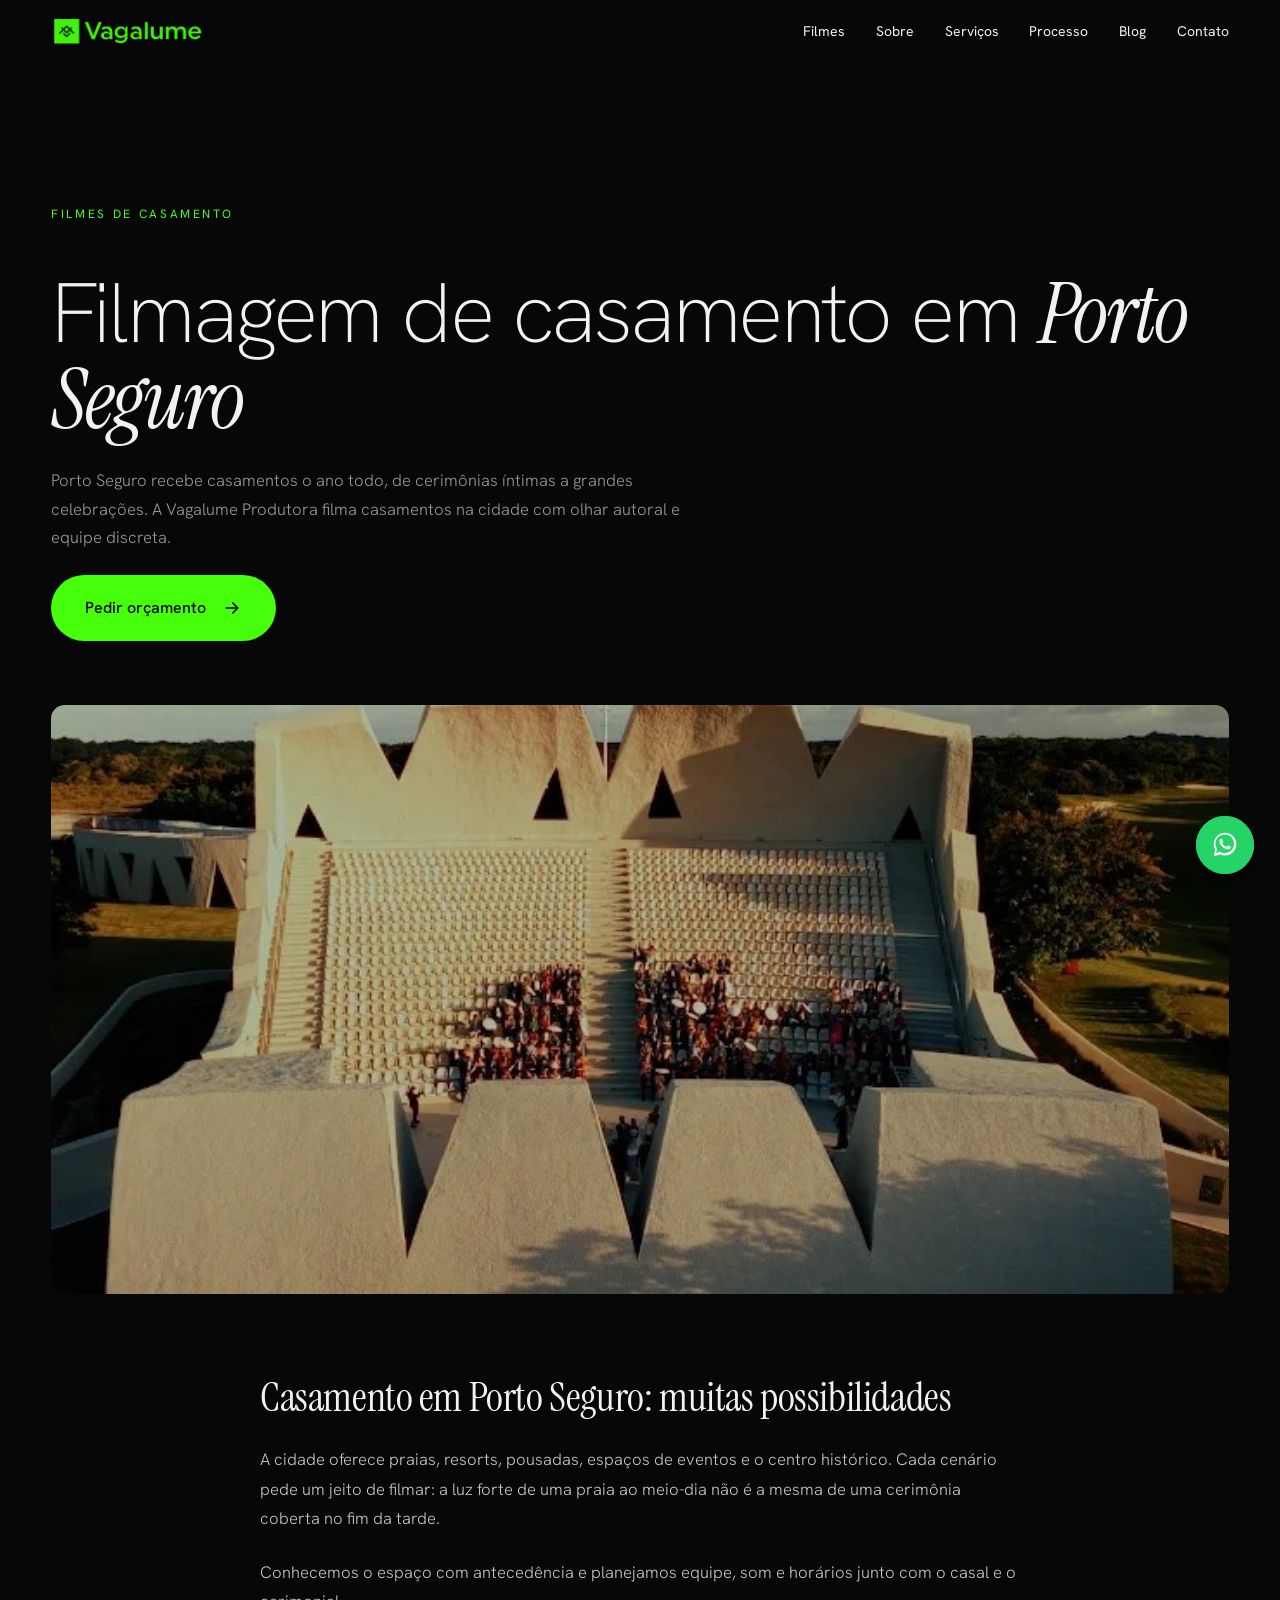
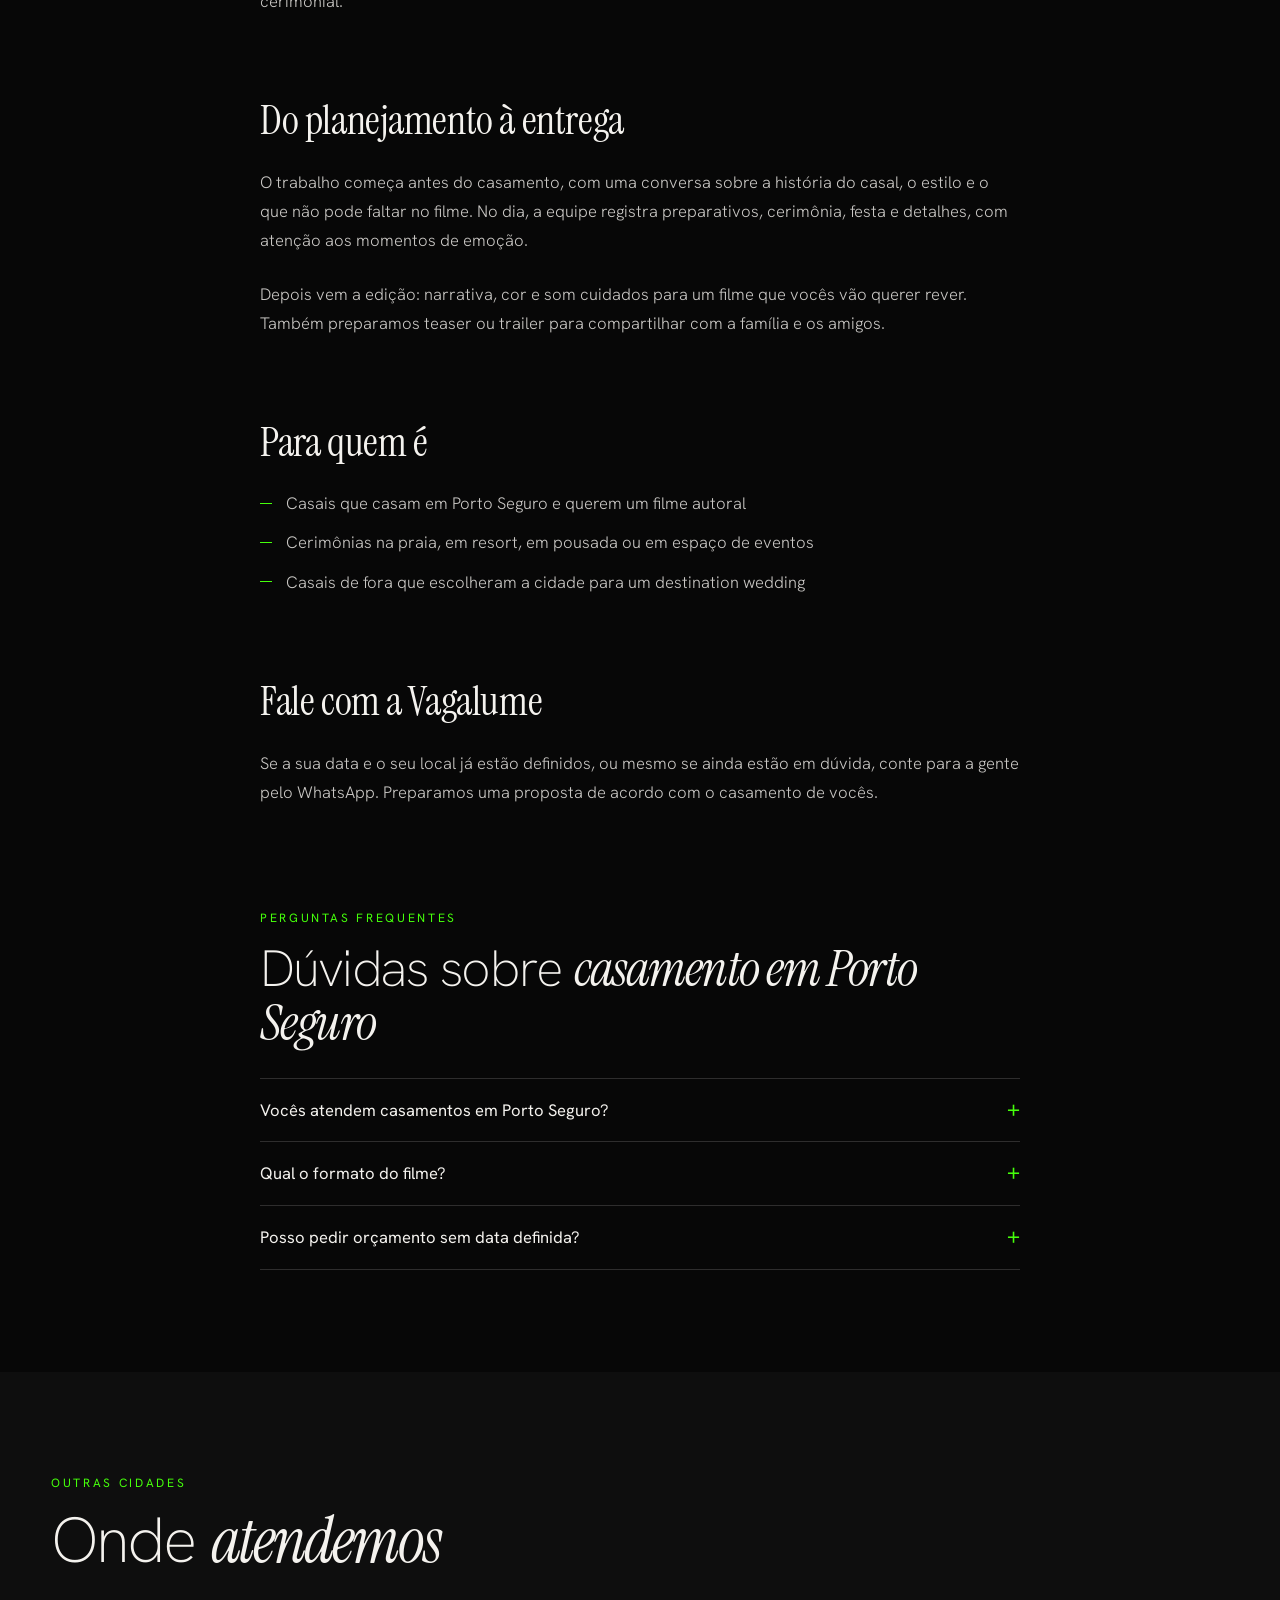
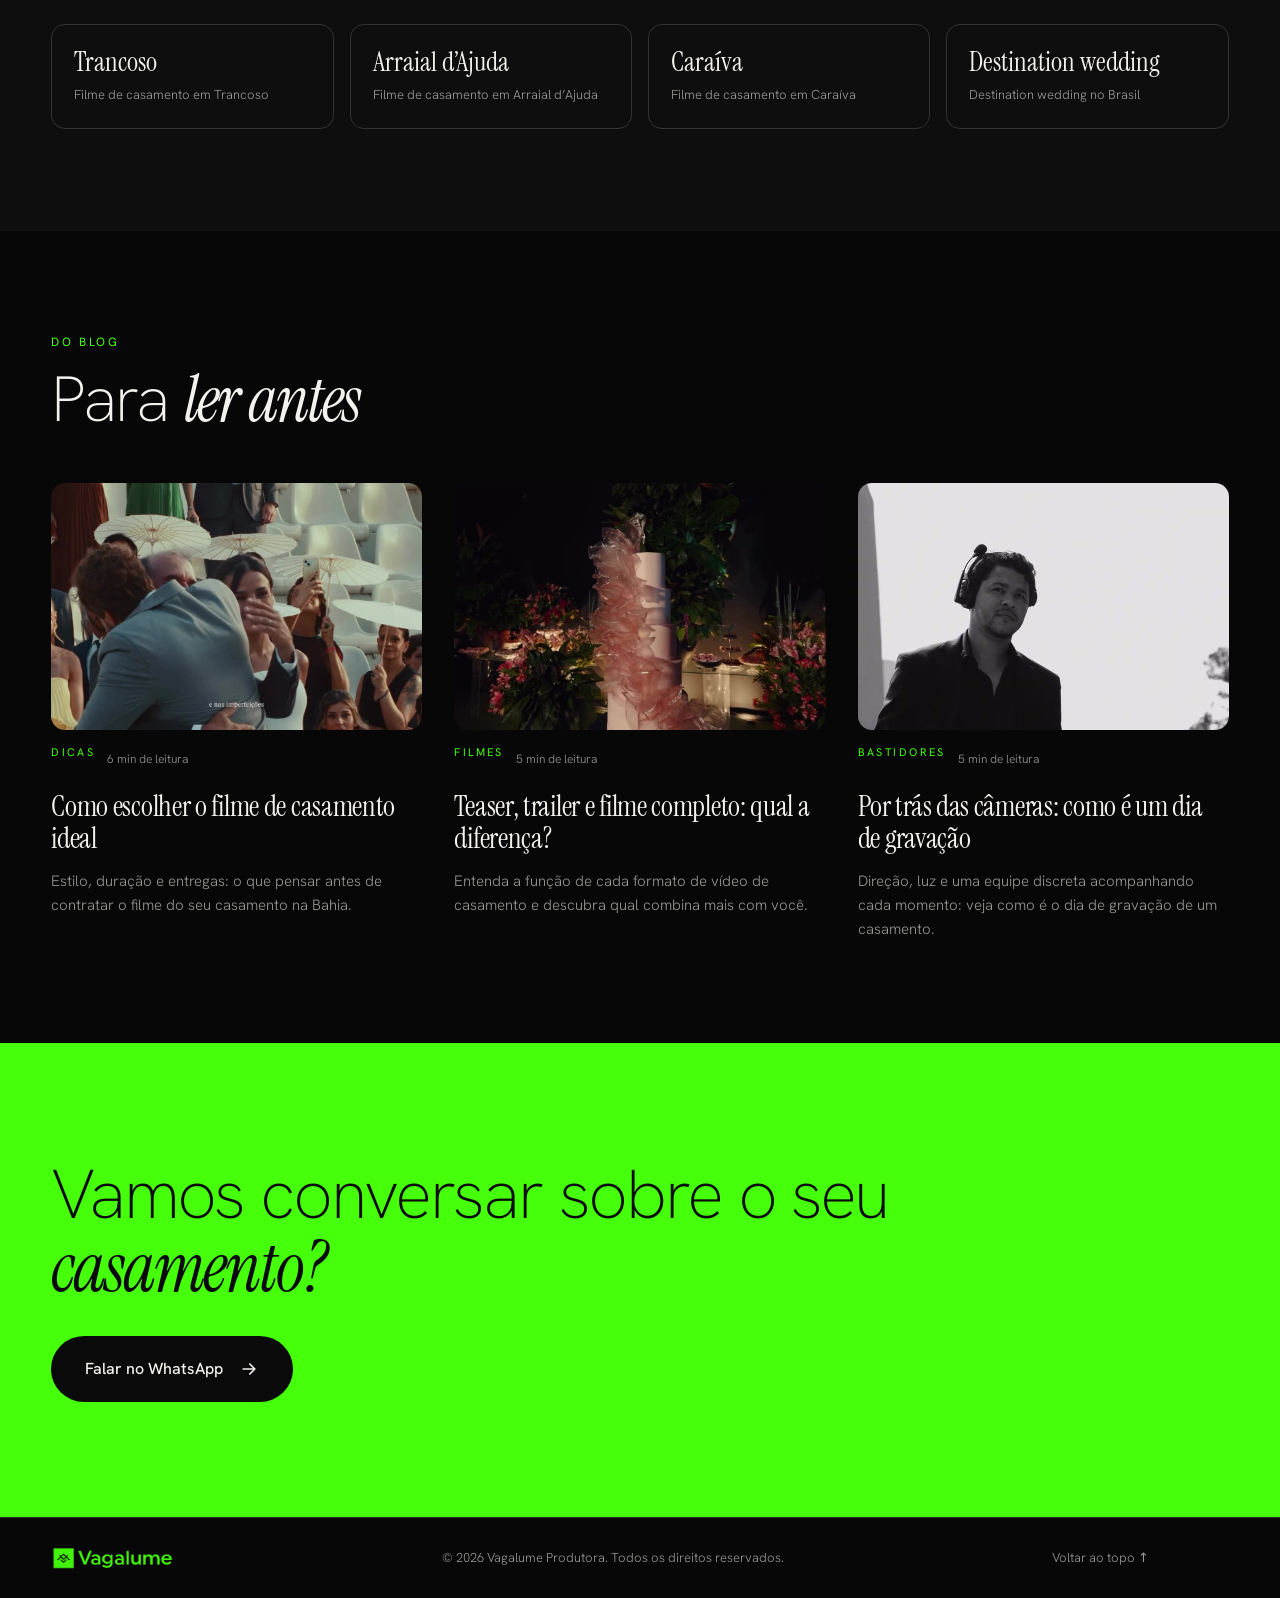
<file: filmagem-de-casamento-porto-seguro/index.html>
<!DOCTYPE html>
<html lang="pt-BR">
<head>
<meta charset="utf-8">
<meta name="viewport" content="width=device-width, initial-scale=1">
<title>Filmagem de Casamento em Porto Seguro | Vagalume</title>
<meta name="description" content="Filmagem de casamento em Porto Seguro com direção cuidadosa e imagem cinematográfica. Peça seu orçamento à Vagalume Produtora.">
<meta name="theme-color" content="#070707">
<link rel="canonical" href="https://vagalumeprodutora.vercel.app/filmagem-de-casamento-porto-seguro/">
<meta property="og:title" content="Filmagem de Casamento em Porto Seguro | Vagalume">
<meta property="og:description" content="Filmagem de casamento em Porto Seguro com direção cuidadosa e imagem cinematográfica. Peça seu orçamento à Vagalume Produtora.">
<meta property="og:type" content="website">
<meta property="og:url" content="https://vagalumeprodutora.vercel.app/filmagem-de-casamento-porto-seguro/">
<meta property="og:image" content="https://vagalumeprodutora.vercel.app/assets/img/aerea-anfiteatro.jpg">
<meta property="og:locale" content="pt_BR">
<meta name="twitter:card" content="summary_large_image">
<link rel="icon" href="/assets/img/logo.png">
<link rel="preload" href="/assets/fonts/hanken-grotesk-latin-300-normal.woff2" as="font" type="font/woff2" crossorigin>
<link rel="stylesheet" href="/style.css">
<link rel="stylesheet" href="/blog/blog.css">
<script type="application/ld+json">{"@context":"https://schema.org","@type":"ProfessionalService","name":"Vagalume Produtora","url":"https://vagalumeprodutora.vercel.app/","image":"https://vagalumeprodutora.vercel.app/assets/img/logo.png","telephone":"+55 73 98136-4641","address":{"@type":"PostalAddress","streetAddress":"Av. Castro Alves, 372 - Térreo","addressLocality":"Eunápolis","addressRegion":"BA","postalCode":"45820-350","addressCountry":"BR"},"areaServed":["Porto Seguro"],"sameAs":["https://www.instagram.com/vagalumeprodutora/","http://www.youtube.com/@VagalumeProdutora"],"description":"Filmagem de casamento em Porto Seguro com direção cuidadosa e imagem cinematográfica. Peça seu orçamento à Vagalume Produtora."}</script>
<script type="application/ld+json">{"@context":"https://schema.org","@type":"FAQPage","mainEntity":[{"@type":"Question","name":"Vocês atendem casamentos em Porto Seguro?","acceptedAnswer":{"@type":"Answer","text":"Sim, com equipe completa e planejamento prévio."}},{"@type":"Question","name":"Qual o formato do filme?","acceptedAnswer":{"@type":"Answer","text":"Normalmente um filme narrativo, com teaser ou trailer. Definimos o formato em conjunto, conforme o casamento."}},{"@type":"Question","name":"Posso pedir orçamento sem data definida?","acceptedAnswer":{"@type":"Answer","text":"Pode. Quanto mais cedo a conversa, melhor o planejamento, mas atendemos também casais que ainda estão escolhendo."}}]}</script>
<script type="application/ld+json">{"@context":"https://schema.org","@type":"BreadcrumbList","itemListElement":[{"@type":"ListItem","position":1,"name":"Início","item":"https://vagalumeprodutora.vercel.app/"},{"@type":"ListItem","position":2,"name":"Filmagem de casamento em Porto Seguro","item":"https://vagalumeprodutora.vercel.app/filmagem-de-casamento-porto-seguro/"}]}</script>
</head>
<body class="blogpage">
<header class="header is-scrolled" id="header">
  <a href="/" class="header__logo" aria-label="Vagalume Produtora, início"><img src="/assets/img/logo.png" alt="Vagalume Produtora"></a>
  <nav class="header__nav" aria-label="Principal">
    <a href="/#filmes">Filmes</a>
    <a href="/#sobre">Sobre</a>
    <a href="/#servicos">Serviços</a>
    <a href="/#processo">Processo</a>
    <a href="/blog/">Blog</a>
    <a href="/#contato">Contato</a>
  </nav>
  <button class="burger" id="burger" aria-label="Abrir menu" aria-expanded="false"><span></span><span></span></button>
</header>
<div class="menu" id="menu">
  <button class="menu__close" id="menuClose" type="button" aria-label="Fechar menu"><span></span><span></span></button>
  <nav aria-label="Menu móvel">
    <a href="/#filmes">Filmes</a>
    <a href="/#sobre">Sobre</a>
    <a href="/#servicos">Serviços</a>
    <a href="/#processo">Processo</a>
    <a href="/blog/">Blog</a>
    <a href="/#contato">Contato</a>
  </nav>
  <p>(73) 98136-4641<br>Eunápolis · Bahia</p>
</div>
<main>
<section class="bhero cityhero">
  <p class="eyebrow">Filmes de casamento</p>
  <h1>Filmagem de casamento em <em>Porto Seguro</em></h1>
  <p class="cityhero__lead">Porto Seguro recebe casamentos o ano todo, de cerimônias íntimas a grandes celebrações. A Vagalume Produtora filma casamentos na cidade com olhar autoral e equipe discreta.</p>
  <a class="btn" href="https://wa.me/5573981364641?text=Ol%C3%A1!%20Vim%20pela%20p%C3%A1gina%20de%20Porto%20Seguro%20da%20Vagalume%20Produtora%20e%20gostaria%20de%20saber%20mais%20sobre%20o%20filme%20de%20casamento." target="_blank" rel="noopener"><span>Pedir orçamento</span><svg viewBox="0 0 24 24" aria-hidden="true"><path d="M5 12h14M13 6l6 6-6 6" fill="none" stroke="currentColor" stroke-width="2" stroke-linecap="round" stroke-linejoin="round"/></svg></a>
</section>
<figure class="post__cover"><img src="/assets/img/aerea-anfiteatro.jpg" alt="Imagem aérea de cerimônia ao ar livre com convidados reunidos" width="1600" height="900"></figure>
<div class="post__body">
<h2>Casamento em Porto Seguro: muitas possibilidades</h2><p>A cidade oferece praias, resorts, pousadas, espaços de eventos e o centro histórico. Cada cenário pede um jeito de filmar: a luz forte de uma praia ao meio-dia não é a mesma de uma cerimônia coberta no fim da tarde.</p>
<p>Conhecemos o espaço com antecedência e planejamos equipe, som e horários junto com o casal e o cerimonial.</p>
<h2>Do planejamento à entrega</h2><p>O trabalho começa antes do casamento, com uma conversa sobre a história do casal, o estilo e o que não pode faltar no filme. No dia, a equipe registra preparativos, cerimônia, festa e detalhes, com atenção aos momentos de emoção.</p>
<p>Depois vem a edição: narrativa, cor e som cuidados para um filme que vocês vão querer rever. Também preparamos teaser ou trailer para compartilhar com a família e os amigos.</p>
<h2>Para quem é</h2><ul><li>Casais que casam em Porto Seguro e querem um filme autoral</li><li>Cerimônias na praia, em resort, em pousada ou em espaço de eventos</li><li>Casais de fora que escolheram a cidade para um destination wedding</li></ul>
<h2>Fale com a Vagalume</h2><p>Se a sua data e o seu local já estão definidos, ou mesmo se ainda estão em dúvida, conte para a gente pelo WhatsApp. Preparamos uma proposta de acordo com o casamento de vocês.</p>
</div>
<section class="faq">
  <div class="faq__in">
  <p class="eyebrow">Perguntas frequentes</p>
  <h2>Dúvidas sobre <em>casamento em Porto Seguro</em></h2>
  <details><summary>Vocês atendem casamentos em Porto Seguro?</summary><p>Sim, com equipe completa e planejamento prévio.</p></details>
  <details><summary>Qual o formato do filme?</summary><p>Normalmente um filme narrativo, com teaser ou trailer. Definimos o formato em conjunto, conforme o casamento.</p></details>
  <details><summary>Posso pedir orçamento sem data definida?</summary><p>Pode. Quanto mais cedo a conversa, melhor o planejamento, mas atendemos também casais que ainda estão escolhendo.</p></details>
  </div>
</section>
<section class="related">
  <p class="eyebrow">Outras cidades</p>
  <h2>Onde <em>atendemos</em></h2>
  <ul class="arealist">
    <li><a href="/filme-de-casamento-trancoso/"><span>Trancoso</span><small>Filme de casamento em Trancoso</small></a></li>
    <li><a href="/filme-de-casamento-arraial-dajuda/"><span>Arraial d’Ajuda</span><small>Filme de casamento em Arraial d’Ajuda</small></a></li>
    <li><a href="/filme-de-casamento-caraiva/"><span>Caraíva</span><small>Filme de casamento em Caraíva</small></a></li>
    <li><a href="/destination-wedding-brasil/"><span>Destination wedding</span><small>Destination wedding no Brasil</small></a></li>
  </ul>
</section>
<section class="related related--blog">
  <p class="eyebrow">Do blog</p>
  <h2>Para <em>ler antes</em></h2>
  <div class="bgrid">
<a class="bcard" href="/blog/como-escolher-o-filme-de-casamento-ideal/" data-cat="Dicas">
  <div class="bcard__img"><img src="/assets/img/poster-casamento.jpg" alt="Como escolher o filme de casamento ideal" loading="lazy" width="1200" height="800"></div>
  <div class="bcard__meta"><span class="eyebrow">Dicas</span><span>6 min de leitura</span></div>
  <h3>Como escolher o filme de casamento ideal</h3>
  <p>Estilo, duração e entregas: o que pensar antes de contratar o filme do seu casamento na Bahia.</p>
</a>
<a class="bcard" href="/blog/teaser-trailer-e-filme-completo/" data-cat="Filmes">
  <div class="bcard__img"><img src="/assets/img/poster-celebracao.jpg" alt="Teaser, trailer e filme completo: qual a diferença?" loading="lazy" width="1200" height="800"></div>
  <div class="bcard__meta"><span class="eyebrow">Filmes</span><span>5 min de leitura</span></div>
  <h3>Teaser, trailer e filme completo: qual a diferença?</h3>
  <p>Entenda a função de cada formato de vídeo de casamento e descubra qual combina mais com você.</p>
</a>
<a class="bcard" href="/blog/por-tras-das-cameras-como-e-um-dia-de-gravacao/" data-cat="Bastidores">
  <div class="bcard__img"><img src="/assets/img/poster-bastidores.jpg" alt="Por trás das câmeras: como é um dia de gravação" loading="lazy" width="1200" height="800"></div>
  <div class="bcard__meta"><span class="eyebrow">Bastidores</span><span>5 min de leitura</span></div>
  <h3>Por trás das câmeras: como é um dia de gravação</h3>
  <p>Direção, luz e uma equipe discreta acompanhando cada momento: veja como é o dia de gravação de um casamento.</p>
</a>
  </div>
</section>
<section class="blogcta">
  <h2>Vamos conversar sobre o seu <em>casamento?</em></h2>
  <a class="btn" href="https://wa.me/5573981364641?text=Ol%C3%A1!%20Vim%20pela%20p%C3%A1gina%20de%20Porto%20Seguro%20da%20Vagalume%20Produtora%20e%20gostaria%20de%20saber%20mais%20sobre%20o%20filme%20de%20casamento." target="_blank" rel="noopener"><span>Falar no WhatsApp</span><svg viewBox="0 0 24 24" aria-hidden="true"><path d="M5 12h14M13 6l6 6-6 6" fill="none" stroke="currentColor" stroke-width="2" stroke-linecap="round" stroke-linejoin="round"/></svg></a>
</section>
</main>
<footer class="footer">
  <img src="/assets/img/logo.png" alt="Vagalume Produtora">
  <p>© <span id="year">2026</span> Vagalume Produtora. Todos os direitos reservados.</p>
  <a href="#header">Voltar ao topo ↑</a>
</footer>
<a class="wa" href="https://wa.me/5573981364641?text=Ol%C3%A1!%20Vim%20pela%20p%C3%A1gina%20de%20Porto%20Seguro%20da%20Vagalume%20Produtora." target="_blank" rel="noopener" aria-label="Falar no WhatsApp"><svg viewBox="0 0 32 32" aria-hidden="true"><path fill="currentColor" d="M16.04 3C9.4 3 4 8.4 4 15.04c0 2.12.55 4.18 1.6 6L4 28l7.1-1.86a12 12 0 0 0 4.94 1.05h.01c6.64 0 12.04-5.4 12.04-12.04C28.1 8.5 22.7 3 16.04 3zm0 21.9h-.01a9.9 9.9 0 0 1-5.04-1.38l-.36-.21-4.21 1.1 1.12-4.1-.24-.38a9.9 9.9 0 0 1-1.52-5.27c0-5.47 4.45-9.92 9.93-9.92 2.65 0 5.14 1.03 7.02 2.91a9.86 9.86 0 0 1 2.9 7.02c0 5.47-4.45 9.93-9.9 9.93zm5.44-7.43c-.3-.15-1.76-.87-2.03-.97-.27-.1-.47-.15-.67.15-.2.3-.77.97-.94 1.17-.17.2-.35.22-.65.07-.3-.15-1.26-.46-2.4-1.48-.89-.79-1.49-1.77-1.66-2.07-.17-.3-.02-.46.13-.61.14-.13.3-.35.45-.52.15-.17.2-.3.3-.5.1-.2.05-.37-.02-.52-.08-.15-.67-1.62-.92-2.22-.24-.58-.49-.5-.67-.51h-.57c-.2 0-.52.07-.8.37-.27.3-1.04 1.02-1.04 2.48 0 1.46 1.07 2.88 1.22 3.08.15.2 2.1 3.2 5.08 4.49.71.31 1.26.49 1.7.63.71.23 1.36.2 1.88.12.57-.08 1.76-.72 2.01-1.41.25-.7.25-1.29.17-1.41-.07-.12-.27-.2-.57-.35z"/></svg></a>
<script src="/blog/blog.js"></script>
</body>
</html>
</file>
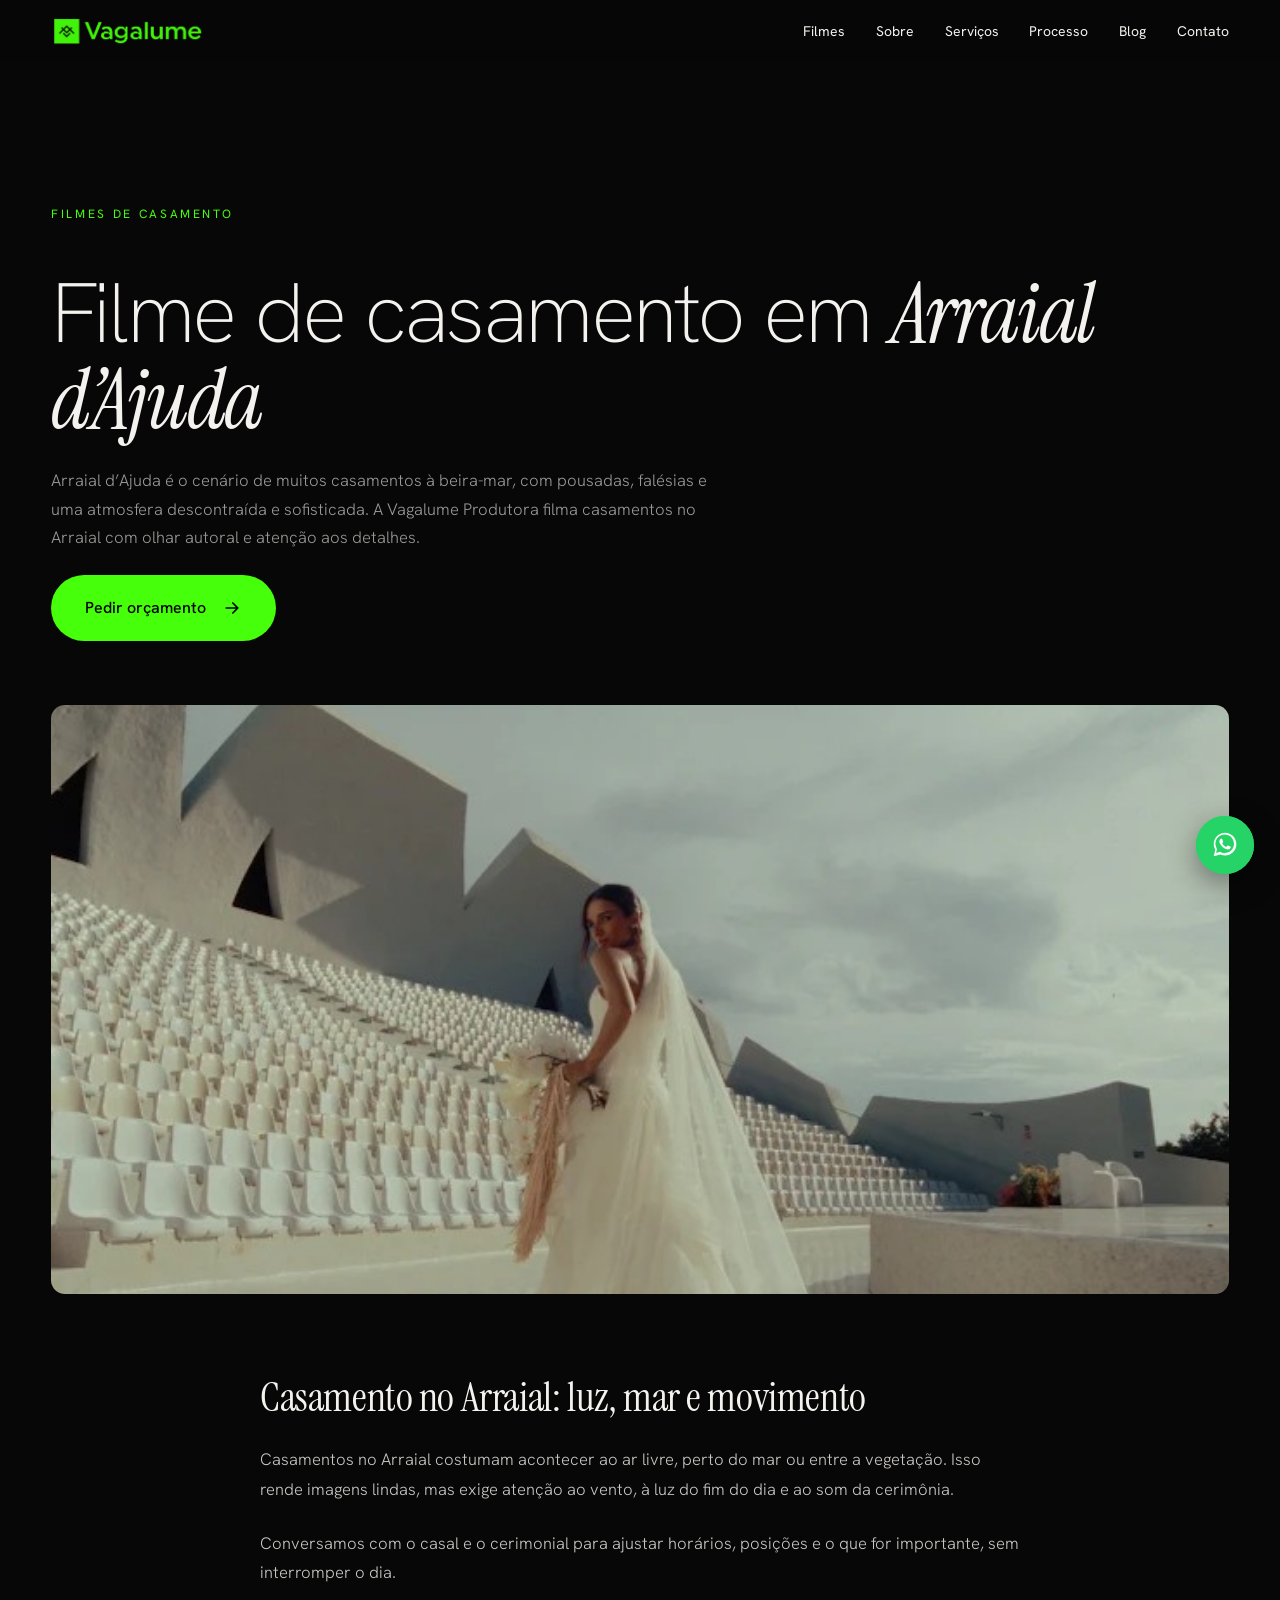
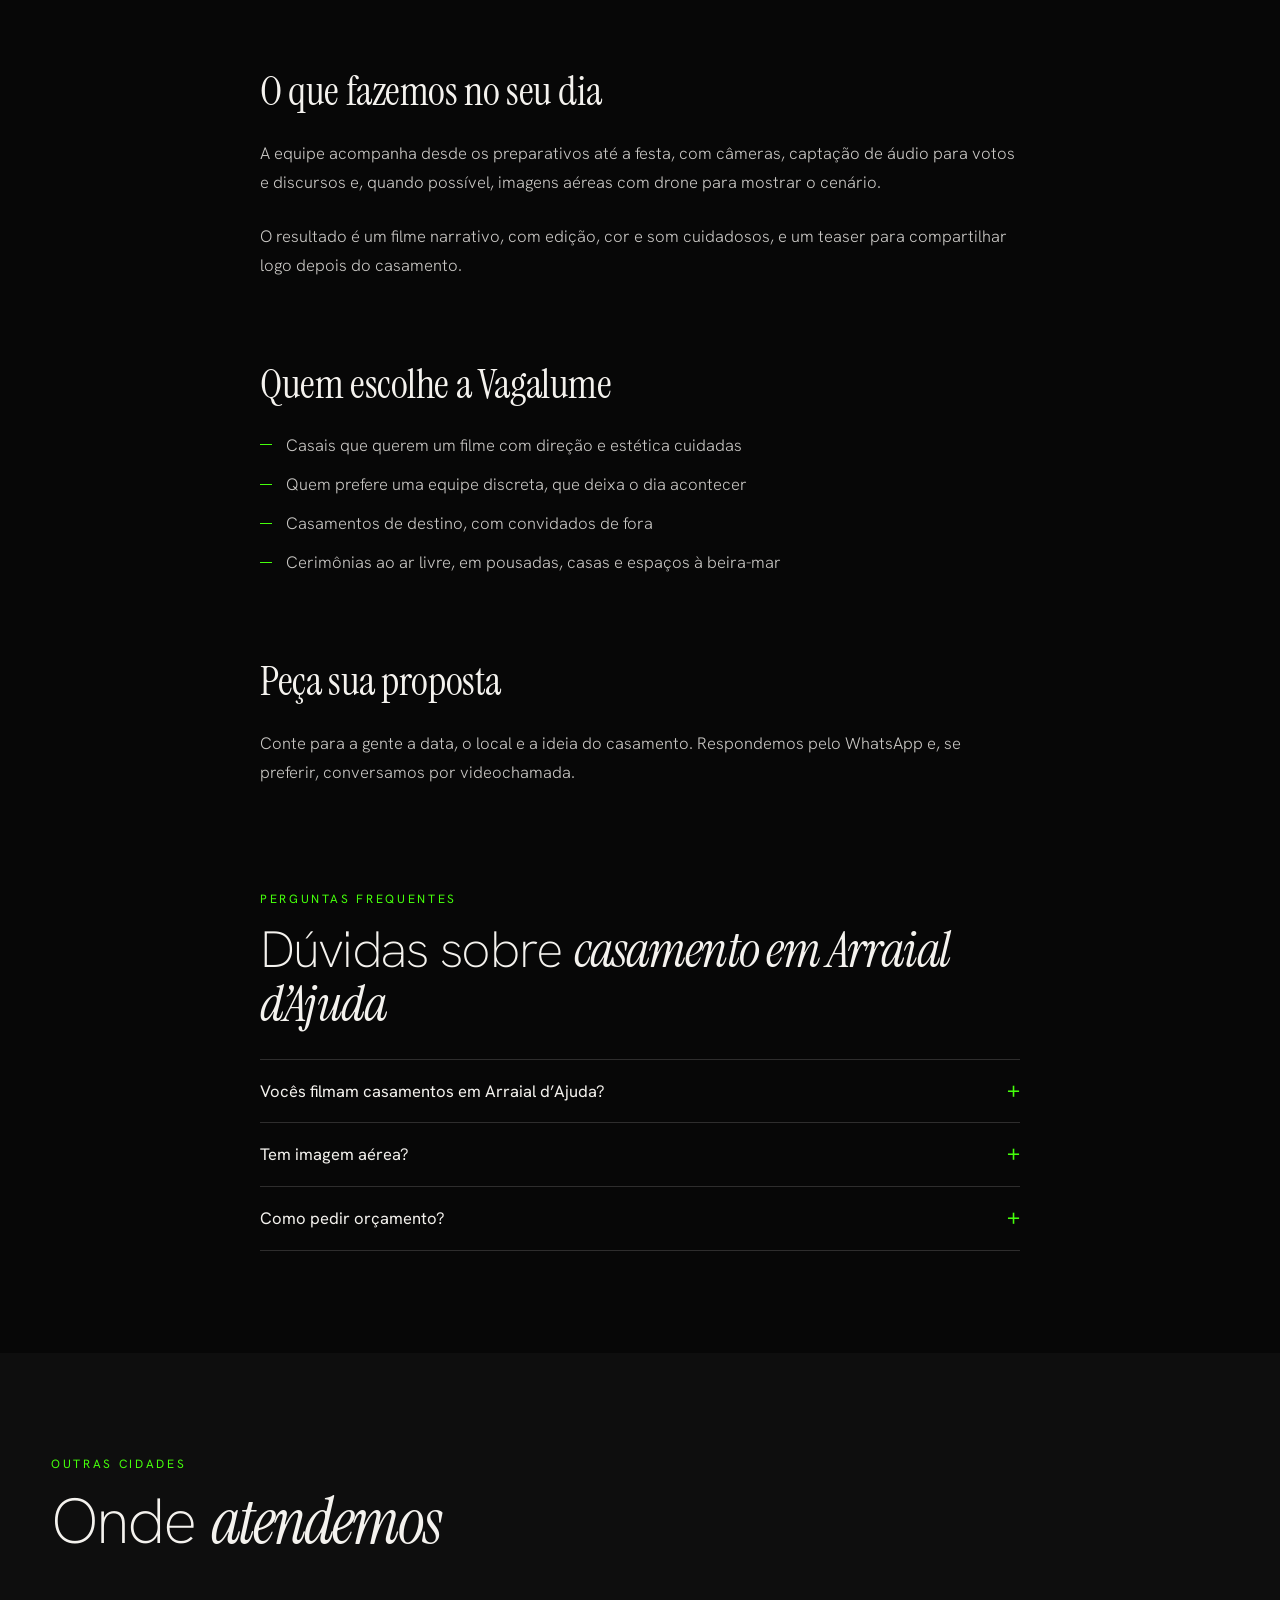
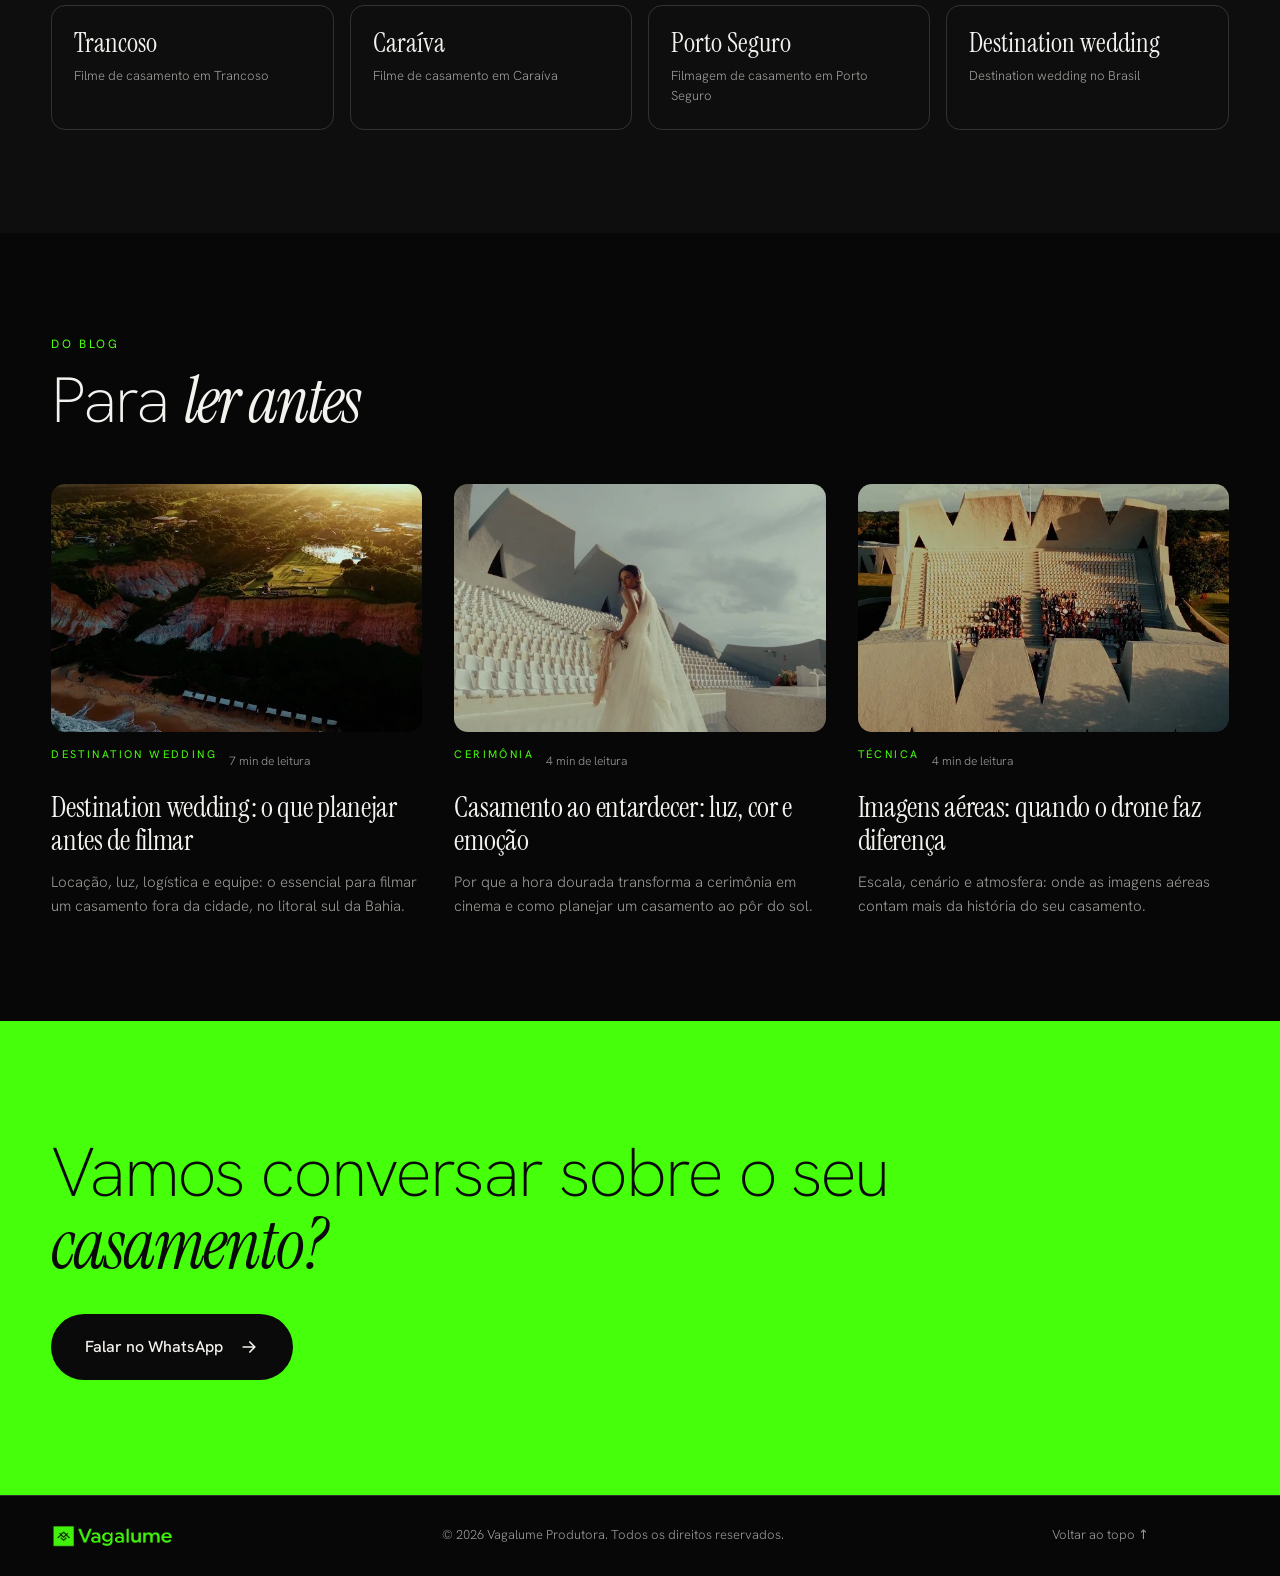
<file: filme-de-casamento-arraial-dajuda/index.html>
<!DOCTYPE html>
<html lang="pt-BR">
<head>
<meta charset="utf-8">
<meta name="viewport" content="width=device-width, initial-scale=1">
<title>Filme de Casamento em Arraial d’Ajuda | Vagalume</title>
<meta name="description" content="Filme de casamento em Arraial d’Ajuda: imagem cinematográfica, equipe discreta e planejamento cuidadoso. Fale com a Vagalume Produtora.">
<meta name="theme-color" content="#070707">
<link rel="canonical" href="https://vagalumeprodutora.vercel.app/filme-de-casamento-arraial-dajuda/">
<meta property="og:title" content="Filme de Casamento em Arraial d’Ajuda | Vagalume">
<meta property="og:description" content="Filme de casamento em Arraial d’Ajuda: imagem cinematográfica, equipe discreta e planejamento cuidadoso. Fale com a Vagalume Produtora.">
<meta property="og:type" content="website">
<meta property="og:url" content="https://vagalumeprodutora.vercel.app/filme-de-casamento-arraial-dajuda/">
<meta property="og:image" content="https://vagalumeprodutora.vercel.app/assets/img/noiva-anfiteatro.jpg">
<meta property="og:locale" content="pt_BR">
<meta name="twitter:card" content="summary_large_image">
<link rel="icon" href="/assets/img/logo.png">
<link rel="preload" href="/assets/fonts/hanken-grotesk-latin-300-normal.woff2" as="font" type="font/woff2" crossorigin>
<link rel="stylesheet" href="/style.css">
<link rel="stylesheet" href="/blog/blog.css">
<script type="application/ld+json">{"@context":"https://schema.org","@type":"ProfessionalService","name":"Vagalume Produtora","url":"https://vagalumeprodutora.vercel.app/","image":"https://vagalumeprodutora.vercel.app/assets/img/logo.png","telephone":"+55 73 98136-4641","address":{"@type":"PostalAddress","streetAddress":"Av. Castro Alves, 372 - Térreo","addressLocality":"Eunápolis","addressRegion":"BA","postalCode":"45820-350","addressCountry":"BR"},"areaServed":["Arraial d’Ajuda"],"sameAs":["https://www.instagram.com/vagalumeprodutora/","http://www.youtube.com/@VagalumeProdutora"],"description":"Filme de casamento em Arraial d’Ajuda: imagem cinematográfica, equipe discreta e planejamento cuidadoso. Fale com a Vagalume Produtora."}</script>
<script type="application/ld+json">{"@context":"https://schema.org","@type":"FAQPage","mainEntity":[{"@type":"Question","name":"Vocês filmam casamentos em Arraial d’Ajuda?","acceptedAnswer":{"@type":"Answer","text":"Sim. Arraial d’Ajuda é um dos destinos em que atuamos, com equipe completa."}},{"@type":"Question","name":"Tem imagem aérea?","acceptedAnswer":{"@type":"Answer","text":"Quando o local e as condições permitem, sim. Alinhamos isso antes do casamento."}},{"@type":"Question","name":"Como pedir orçamento?","acceptedAnswer":{"@type":"Answer","text":"Pelo WhatsApp, informando data, local e número aproximado de convidados."}}]}</script>
<script type="application/ld+json">{"@context":"https://schema.org","@type":"BreadcrumbList","itemListElement":[{"@type":"ListItem","position":1,"name":"Início","item":"https://vagalumeprodutora.vercel.app/"},{"@type":"ListItem","position":2,"name":"Filme de casamento em Arraial d’Ajuda","item":"https://vagalumeprodutora.vercel.app/filme-de-casamento-arraial-dajuda/"}]}</script>
</head>
<body class="blogpage">
<header class="header is-scrolled" id="header">
  <a href="/" class="header__logo" aria-label="Vagalume Produtora, início"><img src="/assets/img/logo.png" alt="Vagalume Produtora"></a>
  <nav class="header__nav" aria-label="Principal">
    <a href="/#filmes">Filmes</a>
    <a href="/#sobre">Sobre</a>
    <a href="/#servicos">Serviços</a>
    <a href="/#processo">Processo</a>
    <a href="/blog/">Blog</a>
    <a href="/#contato">Contato</a>
  </nav>
  <button class="burger" id="burger" aria-label="Abrir menu" aria-expanded="false"><span></span><span></span></button>
</header>
<div class="menu" id="menu">
  <button class="menu__close" id="menuClose" type="button" aria-label="Fechar menu"><span></span><span></span></button>
  <nav aria-label="Menu móvel">
    <a href="/#filmes">Filmes</a>
    <a href="/#sobre">Sobre</a>
    <a href="/#servicos">Serviços</a>
    <a href="/#processo">Processo</a>
    <a href="/blog/">Blog</a>
    <a href="/#contato">Contato</a>
  </nav>
  <p>(73) 98136-4641<br>Eunápolis · Bahia</p>
</div>
<main>
<section class="bhero cityhero">
  <p class="eyebrow">Filmes de casamento</p>
  <h1>Filme de casamento em <em>Arraial d’Ajuda</em></h1>
  <p class="cityhero__lead">Arraial d’Ajuda é o cenário de muitos casamentos à beira-mar, com pousadas, falésias e uma atmosfera descontraída e sofisticada. A Vagalume Produtora filma casamentos no Arraial com olhar autoral e atenção aos detalhes.</p>
  <a class="btn" href="https://wa.me/5573981364641?text=Ol%C3%A1!%20Vim%20pela%20p%C3%A1gina%20de%20Arraial%20d%E2%80%99Ajuda%20da%20Vagalume%20Produtora%20e%20gostaria%20de%20saber%20mais%20sobre%20o%20filme%20de%20casamento." target="_blank" rel="noopener"><span>Pedir orçamento</span><svg viewBox="0 0 24 24" aria-hidden="true"><path d="M5 12h14M13 6l6 6-6 6" fill="none" stroke="currentColor" stroke-width="2" stroke-linecap="round" stroke-linejoin="round"/></svg></a>
</section>
<figure class="post__cover"><img src="/assets/img/noiva-anfiteatro.jpg" alt="Noiva em cerimônia ao ar livre" width="1600" height="900"></figure>
<div class="post__body">
<h2>Casamento no Arraial: luz, mar e movimento</h2><p>Casamentos no Arraial costumam acontecer ao ar livre, perto do mar ou entre a vegetação. Isso rende imagens lindas, mas exige atenção ao vento, à luz do fim do dia e ao som da cerimônia.</p>
<p>Conversamos com o casal e o cerimonial para ajustar horários, posições e o que for importante, sem interromper o dia.</p>
<h2>O que fazemos no seu dia</h2><p>A equipe acompanha desde os preparativos até a festa, com câmeras, captação de áudio para votos e discursos e, quando possível, imagens aéreas com drone para mostrar o cenário.</p>
<p>O resultado é um filme narrativo, com edição, cor e som cuidadosos, e um teaser para compartilhar logo depois do casamento.</p>
<h2>Quem escolhe a Vagalume</h2><ul><li>Casais que querem um filme com direção e estética cuidadas</li><li>Quem prefere uma equipe discreta, que deixa o dia acontecer</li><li>Casamentos de destino, com convidados de fora</li><li>Cerimônias ao ar livre, em pousadas, casas e espaços à beira-mar</li></ul>
<h2>Peça sua proposta</h2><p>Conte para a gente a data, o local e a ideia do casamento. Respondemos pelo WhatsApp e, se preferir, conversamos por videochamada.</p>
</div>
<section class="faq">
  <div class="faq__in">
  <p class="eyebrow">Perguntas frequentes</p>
  <h2>Dúvidas sobre <em>casamento em Arraial d’Ajuda</em></h2>
  <details><summary>Vocês filmam casamentos em Arraial d’Ajuda?</summary><p>Sim. Arraial d’Ajuda é um dos destinos em que atuamos, com equipe completa.</p></details>
  <details><summary>Tem imagem aérea?</summary><p>Quando o local e as condições permitem, sim. Alinhamos isso antes do casamento.</p></details>
  <details><summary>Como pedir orçamento?</summary><p>Pelo WhatsApp, informando data, local e número aproximado de convidados.</p></details>
  </div>
</section>
<section class="related">
  <p class="eyebrow">Outras cidades</p>
  <h2>Onde <em>atendemos</em></h2>
  <ul class="arealist">
    <li><a href="/filme-de-casamento-trancoso/"><span>Trancoso</span><small>Filme de casamento em Trancoso</small></a></li>
    <li><a href="/filme-de-casamento-caraiva/"><span>Caraíva</span><small>Filme de casamento em Caraíva</small></a></li>
    <li><a href="/filmagem-de-casamento-porto-seguro/"><span>Porto Seguro</span><small>Filmagem de casamento em Porto Seguro</small></a></li>
    <li><a href="/destination-wedding-brasil/"><span>Destination wedding</span><small>Destination wedding no Brasil</small></a></li>
  </ul>
</section>
<section class="related related--blog">
  <p class="eyebrow">Do blog</p>
  <h2>Para <em>ler antes</em></h2>
  <div class="bgrid">
<a class="bcard" href="/blog/destination-wedding-o-que-planejar-antes-de-filmar/" data-cat="Destination wedding">
  <div class="bcard__img"><img src="/assets/img/aerea-falesias.jpg" alt="Destination wedding: o que planejar antes de filmar" loading="lazy" width="1200" height="800"></div>
  <div class="bcard__meta"><span class="eyebrow">Destination wedding</span><span>7 min de leitura</span></div>
  <h3>Destination wedding: o que planejar antes de filmar</h3>
  <p>Locação, luz, logística e equipe: o essencial para filmar um casamento fora da cidade, no litoral sul da Bahia.</p>
</a>
<a class="bcard" href="/blog/casamento-ao-entardecer-luz-cor-e-emocao/" data-cat="Cerimônia">
  <div class="bcard__img"><img src="/assets/img/noiva-anfiteatro.jpg" alt="Casamento ao entardecer: luz, cor e emoção" loading="lazy" width="1200" height="800"></div>
  <div class="bcard__meta"><span class="eyebrow">Cerimônia</span><span>4 min de leitura</span></div>
  <h3>Casamento ao entardecer: luz, cor e emoção</h3>
  <p>Por que a hora dourada transforma a cerimônia em cinema e como planejar um casamento ao pôr do sol.</p>
</a>
<a class="bcard" href="/blog/imagens-aereas-quando-o-drone-faz-diferenca/" data-cat="Técnica">
  <div class="bcard__img"><img src="/assets/img/aerea-anfiteatro.jpg" alt="Imagens aéreas: quando o drone faz diferença" loading="lazy" width="1200" height="800"></div>
  <div class="bcard__meta"><span class="eyebrow">Técnica</span><span>4 min de leitura</span></div>
  <h3>Imagens aéreas: quando o drone faz diferença</h3>
  <p>Escala, cenário e atmosfera: onde as imagens aéreas contam mais da história do seu casamento.</p>
</a>
  </div>
</section>
<section class="blogcta">
  <h2>Vamos conversar sobre o seu <em>casamento?</em></h2>
  <a class="btn" href="https://wa.me/5573981364641?text=Ol%C3%A1!%20Vim%20pela%20p%C3%A1gina%20de%20Arraial%20d%E2%80%99Ajuda%20da%20Vagalume%20Produtora%20e%20gostaria%20de%20saber%20mais%20sobre%20o%20filme%20de%20casamento." target="_blank" rel="noopener"><span>Falar no WhatsApp</span><svg viewBox="0 0 24 24" aria-hidden="true"><path d="M5 12h14M13 6l6 6-6 6" fill="none" stroke="currentColor" stroke-width="2" stroke-linecap="round" stroke-linejoin="round"/></svg></a>
</section>
</main>
<footer class="footer">
  <img src="/assets/img/logo.png" alt="Vagalume Produtora">
  <p>© <span id="year">2026</span> Vagalume Produtora. Todos os direitos reservados.</p>
  <a href="#header">Voltar ao topo ↑</a>
</footer>
<a class="wa" href="https://wa.me/5573981364641?text=Ol%C3%A1!%20Vim%20pela%20p%C3%A1gina%20de%20Arraial%20d%E2%80%99Ajuda%20da%20Vagalume%20Produtora." target="_blank" rel="noopener" aria-label="Falar no WhatsApp"><svg viewBox="0 0 32 32" aria-hidden="true"><path fill="currentColor" d="M16.04 3C9.4 3 4 8.4 4 15.04c0 2.12.55 4.18 1.6 6L4 28l7.1-1.86a12 12 0 0 0 4.94 1.05h.01c6.64 0 12.04-5.4 12.04-12.04C28.1 8.5 22.7 3 16.04 3zm0 21.9h-.01a9.9 9.9 0 0 1-5.04-1.38l-.36-.21-4.21 1.1 1.12-4.1-.24-.38a9.9 9.9 0 0 1-1.52-5.27c0-5.47 4.45-9.92 9.93-9.92 2.65 0 5.14 1.03 7.02 2.91a9.86 9.86 0 0 1 2.9 7.02c0 5.47-4.45 9.93-9.9 9.93zm5.44-7.43c-.3-.15-1.76-.87-2.03-.97-.27-.1-.47-.15-.67.15-.2.3-.77.97-.94 1.17-.17.2-.35.22-.65.07-.3-.15-1.26-.46-2.4-1.48-.89-.79-1.49-1.77-1.66-2.07-.17-.3-.02-.46.13-.61.14-.13.3-.35.45-.52.15-.17.2-.3.3-.5.1-.2.05-.37-.02-.52-.08-.15-.67-1.62-.92-2.22-.24-.58-.49-.5-.67-.51h-.57c-.2 0-.52.07-.8.37-.27.3-1.04 1.02-1.04 2.48 0 1.46 1.07 2.88 1.22 3.08.15.2 2.1 3.2 5.08 4.49.71.31 1.26.49 1.7.63.71.23 1.36.2 1.88.12.57-.08 1.76-.72 2.01-1.41.25-.7.25-1.29.17-1.41-.07-.12-.27-.2-.57-.35z"/></svg></a>
<script src="/blog/blog.js"></script>
</body>
</html>
</file>
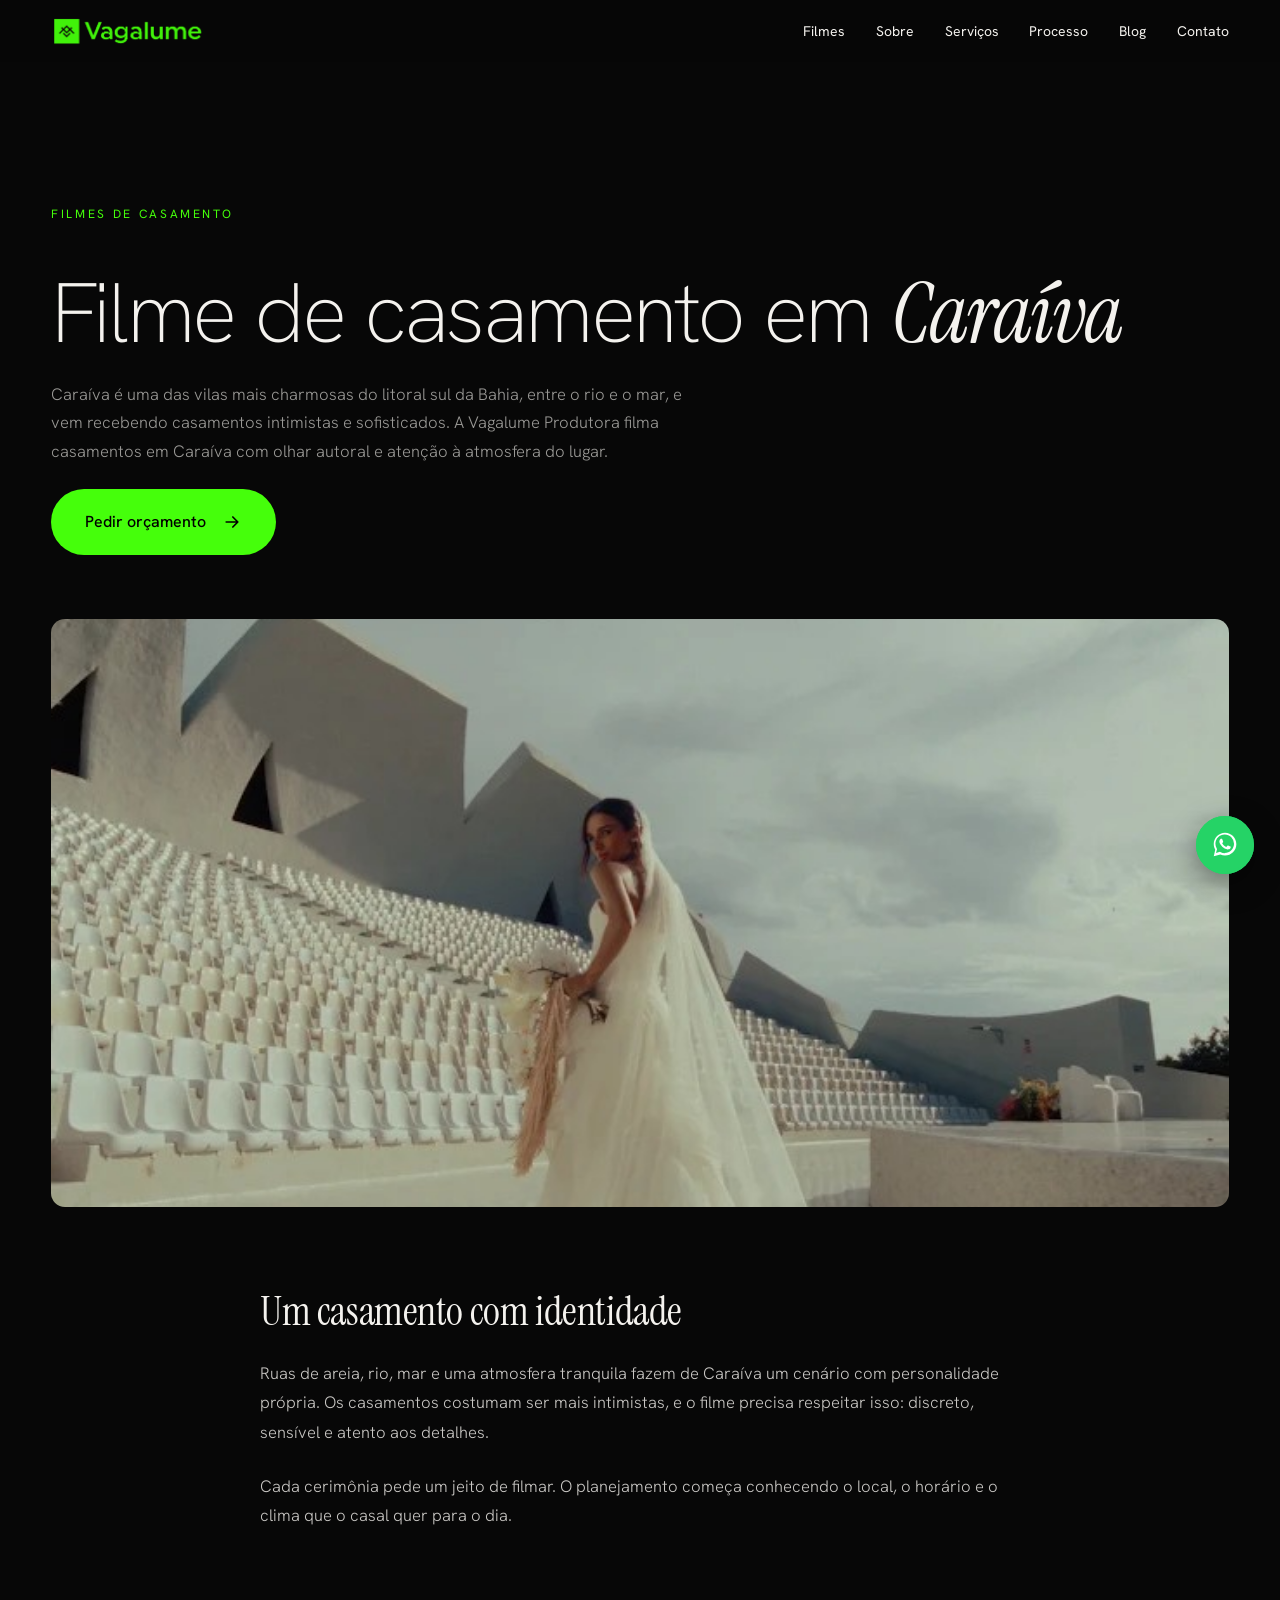
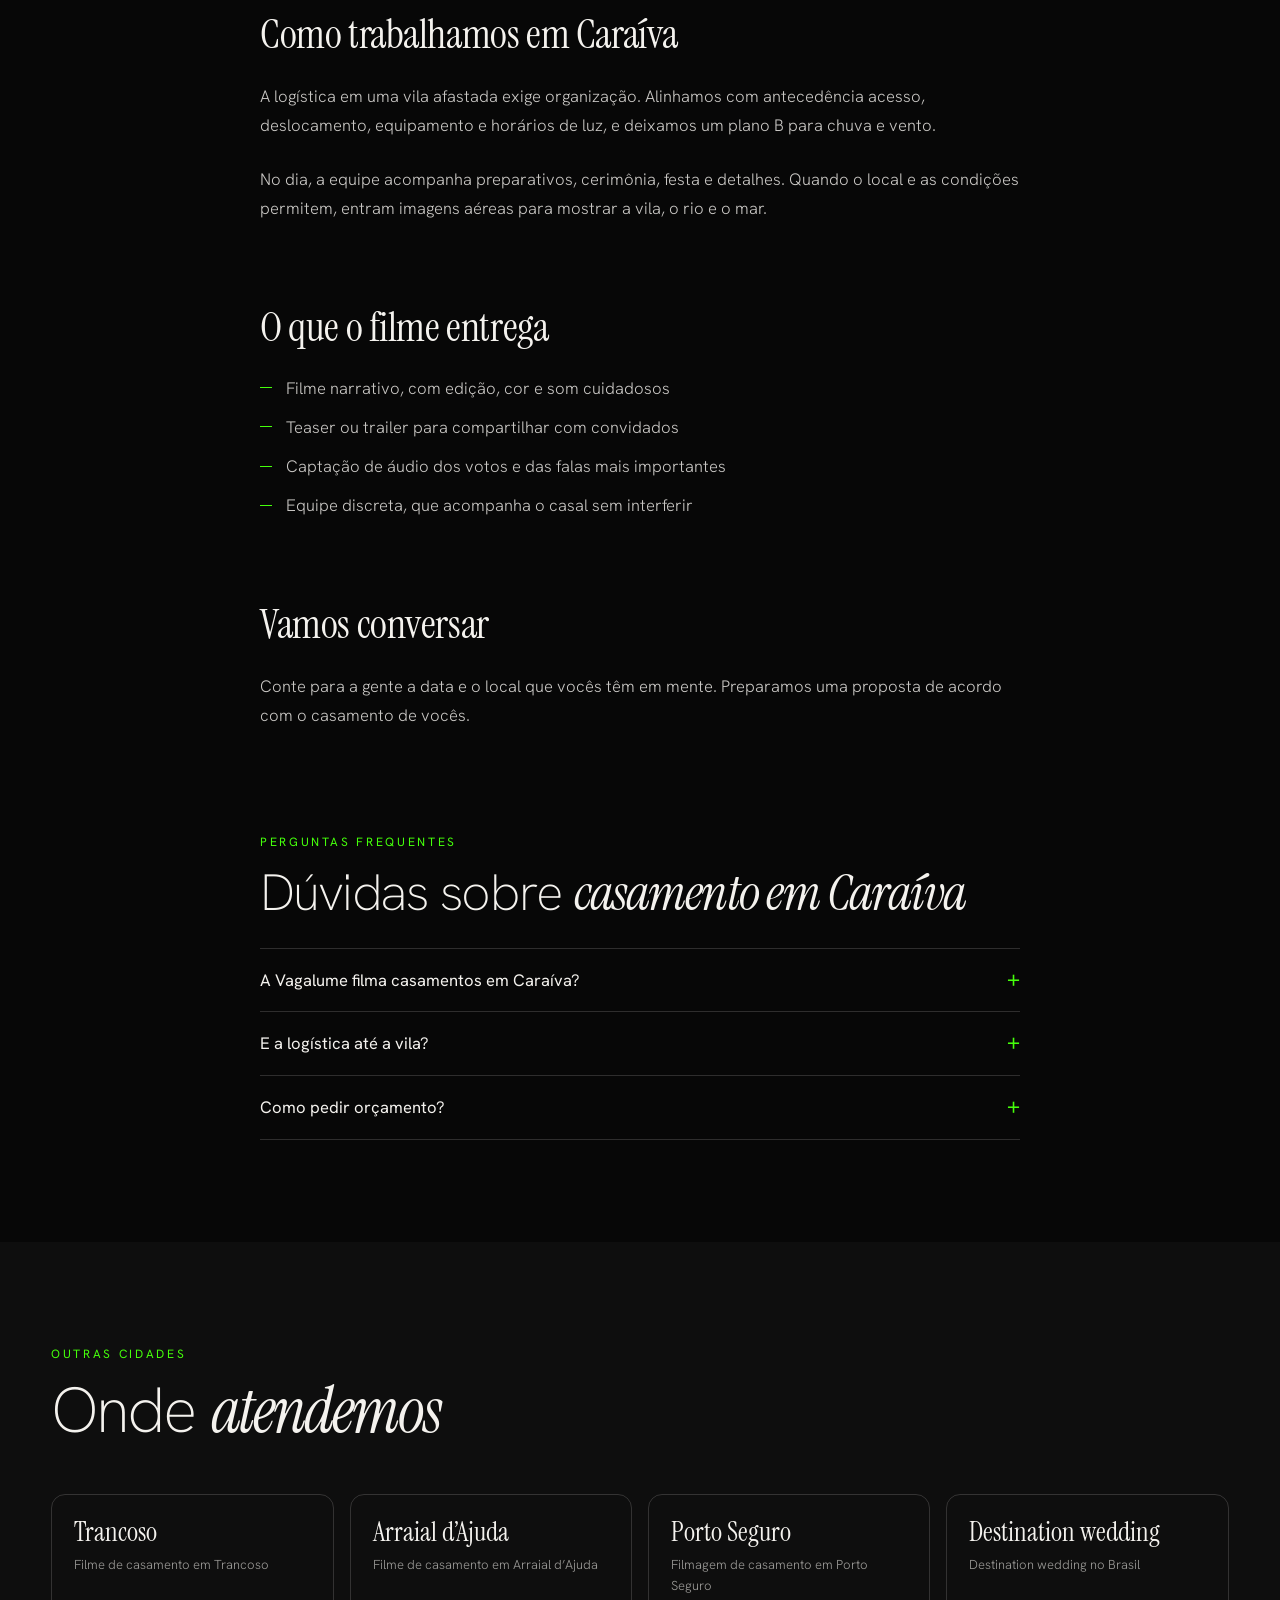
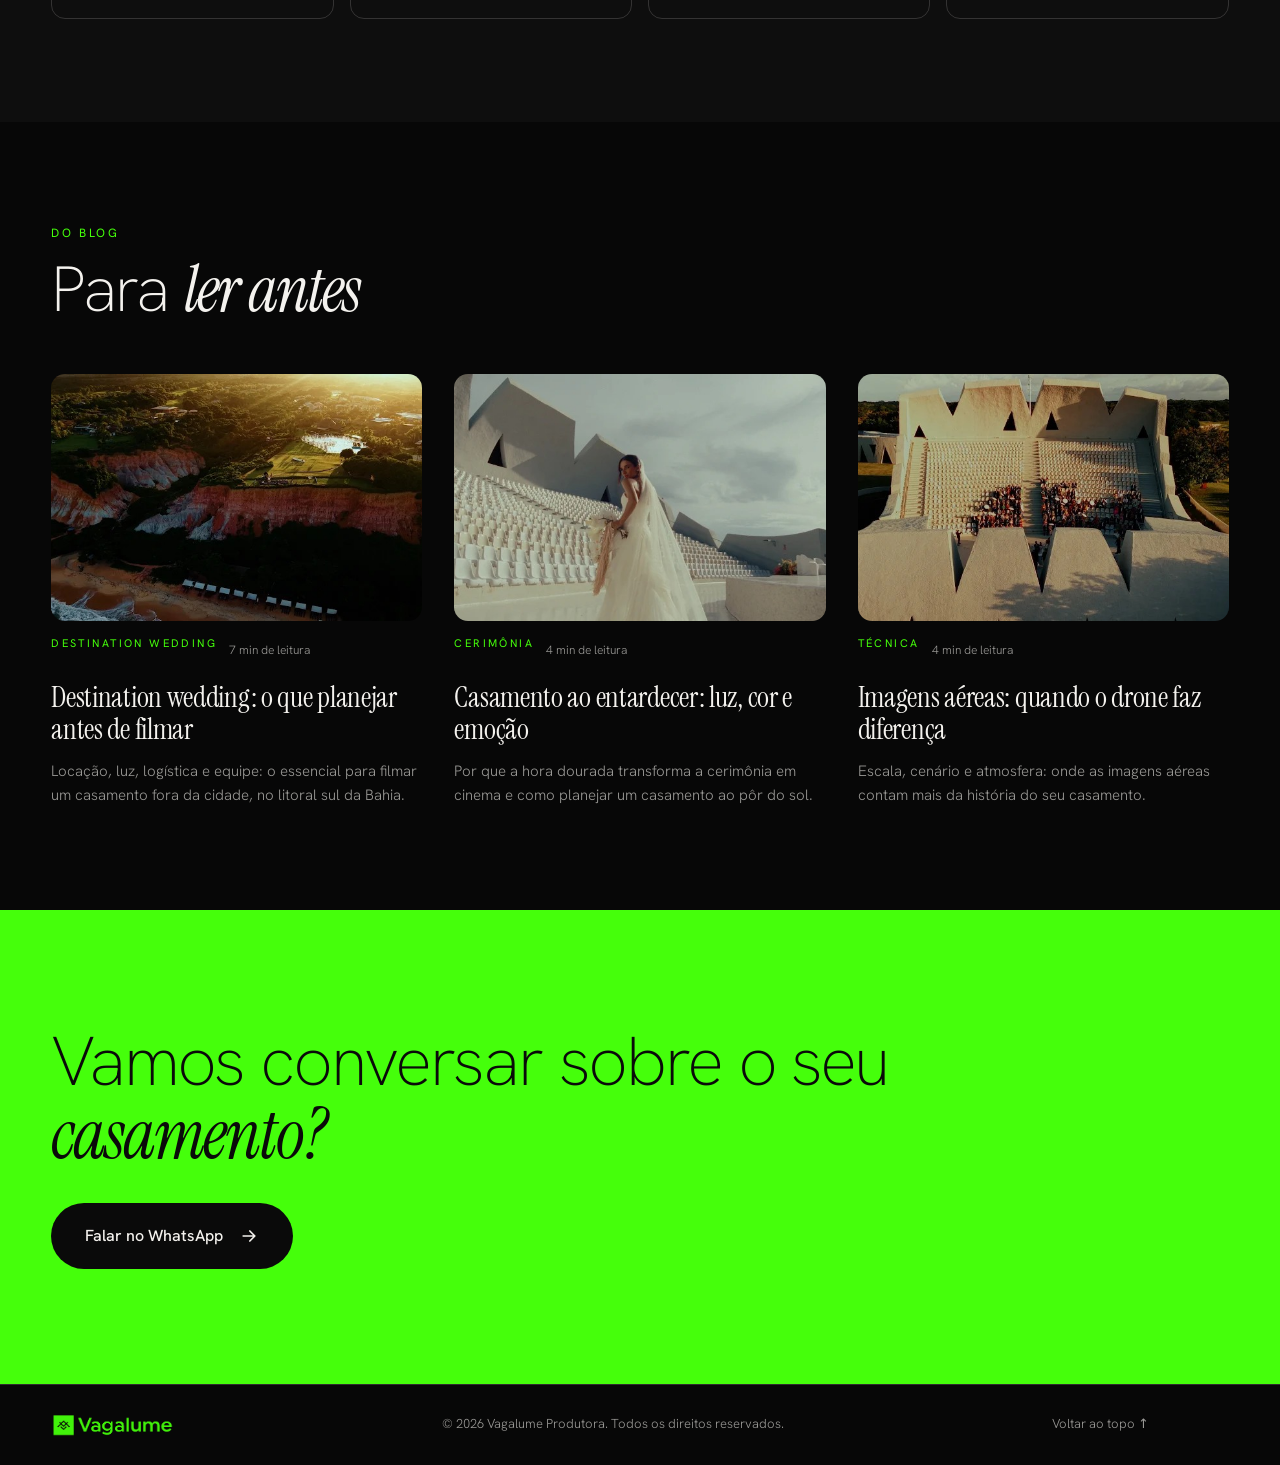
<file: filme-de-casamento-caraiva/index.html>
<!DOCTYPE html>
<html lang="pt-BR">
<head>
<meta charset="utf-8">
<meta name="viewport" content="width=device-width, initial-scale=1">
<title>Filme de Casamento em Caraíva | Vagalume Produtora</title>
<meta name="description" content="Filme de casamento em Caraíva: uma vila entre o rio e o mar, filmada com olhar autoral e equipe discreta. Peça seu orçamento à Vagalume.">
<meta name="theme-color" content="#070707">
<link rel="canonical" href="https://vagalumeprodutora.vercel.app/filme-de-casamento-caraiva/">
<meta property="og:title" content="Filme de Casamento em Caraíva | Vagalume Produtora">
<meta property="og:description" content="Filme de casamento em Caraíva: uma vila entre o rio e o mar, filmada com olhar autoral e equipe discreta. Peça seu orçamento à Vagalume.">
<meta property="og:type" content="website">
<meta property="og:url" content="https://vagalumeprodutora.vercel.app/filme-de-casamento-caraiva/">
<meta property="og:image" content="https://vagalumeprodutora.vercel.app/assets/img/noiva-anfiteatro.jpg">
<meta property="og:locale" content="pt_BR">
<meta name="twitter:card" content="summary_large_image">
<link rel="icon" href="/assets/img/logo.png">
<link rel="preload" href="/assets/fonts/hanken-grotesk-latin-300-normal.woff2" as="font" type="font/woff2" crossorigin>
<link rel="stylesheet" href="/style.css">
<link rel="stylesheet" href="/blog/blog.css">
<script type="application/ld+json">{"@context":"https://schema.org","@type":"ProfessionalService","name":"Vagalume Produtora","url":"https://vagalumeprodutora.vercel.app/","image":"https://vagalumeprodutora.vercel.app/assets/img/logo.png","telephone":"+55 73 98136-4641","address":{"@type":"PostalAddress","streetAddress":"Av. Castro Alves, 372 - Térreo","addressLocality":"Eunápolis","addressRegion":"BA","postalCode":"45820-350","addressCountry":"BR"},"areaServed":["Caraíva"],"sameAs":["https://www.instagram.com/vagalumeprodutora/","http://www.youtube.com/@VagalumeProdutora"],"description":"Filme de casamento em Caraíva: uma vila entre o rio e o mar, filmada com olhar autoral e equipe discreta. Peça seu orçamento à Vagalume."}</script>
<script type="application/ld+json">{"@context":"https://schema.org","@type":"FAQPage","mainEntity":[{"@type":"Question","name":"A Vagalume filma casamentos em Caraíva?","acceptedAnswer":{"@type":"Answer","text":"Sim. Caraíva está entre os destinos do litoral da Bahia em que atuamos."}},{"@type":"Question","name":"E a logística até a vila?","acceptedAnswer":{"@type":"Answer","text":"Planejamos acesso, deslocamento e equipamento com antecedência, junto com o casal e o cerimonial."}},{"@type":"Question","name":"Como pedir orçamento?","acceptedAnswer":{"@type":"Answer","text":"Pelo WhatsApp, informando data, local e número aproximado de convidados."}}]}</script>
<script type="application/ld+json">{"@context":"https://schema.org","@type":"BreadcrumbList","itemListElement":[{"@type":"ListItem","position":1,"name":"Início","item":"https://vagalumeprodutora.vercel.app/"},{"@type":"ListItem","position":2,"name":"Filme de casamento em Caraíva","item":"https://vagalumeprodutora.vercel.app/filme-de-casamento-caraiva/"}]}</script>
</head>
<body class="blogpage">
<header class="header is-scrolled" id="header">
  <a href="/" class="header__logo" aria-label="Vagalume Produtora, início"><img src="/assets/img/logo.png" alt="Vagalume Produtora"></a>
  <nav class="header__nav" aria-label="Principal">
    <a href="/#filmes">Filmes</a>
    <a href="/#sobre">Sobre</a>
    <a href="/#servicos">Serviços</a>
    <a href="/#processo">Processo</a>
    <a href="/blog/">Blog</a>
    <a href="/#contato">Contato</a>
  </nav>
  <button class="burger" id="burger" aria-label="Abrir menu" aria-expanded="false"><span></span><span></span></button>
</header>
<div class="menu" id="menu">
  <button class="menu__close" id="menuClose" type="button" aria-label="Fechar menu"><span></span><span></span></button>
  <nav aria-label="Menu móvel">
    <a href="/#filmes">Filmes</a>
    <a href="/#sobre">Sobre</a>
    <a href="/#servicos">Serviços</a>
    <a href="/#processo">Processo</a>
    <a href="/blog/">Blog</a>
    <a href="/#contato">Contato</a>
  </nav>
  <p>(73) 98136-4641<br>Eunápolis · Bahia</p>
</div>
<main>
<section class="bhero cityhero">
  <p class="eyebrow">Filmes de casamento</p>
  <h1>Filme de casamento em <em>Caraíva</em></h1>
  <p class="cityhero__lead">Caraíva é uma das vilas mais charmosas do litoral sul da Bahia, entre o rio e o mar, e vem recebendo casamentos intimistas e sofisticados. A Vagalume Produtora filma casamentos em Caraíva com olhar autoral e atenção à atmosfera do lugar.</p>
  <a class="btn" href="https://wa.me/5573981364641?text=Ol%C3%A1!%20Vim%20pela%20p%C3%A1gina%20de%20Cara%C3%ADva%20da%20Vagalume%20Produtora%20e%20gostaria%20de%20saber%20mais%20sobre%20o%20filme%20de%20casamento." target="_blank" rel="noopener"><span>Pedir orçamento</span><svg viewBox="0 0 24 24" aria-hidden="true"><path d="M5 12h14M13 6l6 6-6 6" fill="none" stroke="currentColor" stroke-width="2" stroke-linecap="round" stroke-linejoin="round"/></svg></a>
</section>
<figure class="post__cover"><img src="/assets/img/noiva-anfiteatro.jpg" alt="Noiva em cerimônia ao ar livre ao entardecer" width="1600" height="900"></figure>
<div class="post__body">
<h2>Um casamento com identidade</h2><p>Ruas de areia, rio, mar e uma atmosfera tranquila fazem de Caraíva um cenário com personalidade própria. Os casamentos costumam ser mais intimistas, e o filme precisa respeitar isso: discreto, sensível e atento aos detalhes.</p>
<p>Cada cerimônia pede um jeito de filmar. O planejamento começa conhecendo o local, o horário e o clima que o casal quer para o dia.</p>
<h2>Como trabalhamos em Caraíva</h2><p>A logística em uma vila afastada exige organização. Alinhamos com antecedência acesso, deslocamento, equipamento e horários de luz, e deixamos um plano B para chuva e vento.</p>
<p>No dia, a equipe acompanha preparativos, cerimônia, festa e detalhes. Quando o local e as condições permitem, entram imagens aéreas para mostrar a vila, o rio e o mar.</p>
<h2>O que o filme entrega</h2><ul><li>Filme narrativo, com edição, cor e som cuidadosos</li><li>Teaser ou trailer para compartilhar com convidados</li><li>Captação de áudio dos votos e das falas mais importantes</li><li>Equipe discreta, que acompanha o casal sem interferir</li></ul>
<h2>Vamos conversar</h2><p>Conte para a gente a data e o local que vocês têm em mente. Preparamos uma proposta de acordo com o casamento de vocês.</p>
</div>
<section class="faq">
  <div class="faq__in">
  <p class="eyebrow">Perguntas frequentes</p>
  <h2>Dúvidas sobre <em>casamento em Caraíva</em></h2>
  <details><summary>A Vagalume filma casamentos em Caraíva?</summary><p>Sim. Caraíva está entre os destinos do litoral da Bahia em que atuamos.</p></details>
  <details><summary>E a logística até a vila?</summary><p>Planejamos acesso, deslocamento e equipamento com antecedência, junto com o casal e o cerimonial.</p></details>
  <details><summary>Como pedir orçamento?</summary><p>Pelo WhatsApp, informando data, local e número aproximado de convidados.</p></details>
  </div>
</section>
<section class="related">
  <p class="eyebrow">Outras cidades</p>
  <h2>Onde <em>atendemos</em></h2>
  <ul class="arealist">
    <li><a href="/filme-de-casamento-trancoso/"><span>Trancoso</span><small>Filme de casamento em Trancoso</small></a></li>
    <li><a href="/filme-de-casamento-arraial-dajuda/"><span>Arraial d’Ajuda</span><small>Filme de casamento em Arraial d’Ajuda</small></a></li>
    <li><a href="/filmagem-de-casamento-porto-seguro/"><span>Porto Seguro</span><small>Filmagem de casamento em Porto Seguro</small></a></li>
    <li><a href="/destination-wedding-brasil/"><span>Destination wedding</span><small>Destination wedding no Brasil</small></a></li>
  </ul>
</section>
<section class="related related--blog">
  <p class="eyebrow">Do blog</p>
  <h2>Para <em>ler antes</em></h2>
  <div class="bgrid">
<a class="bcard" href="/blog/destination-wedding-o-que-planejar-antes-de-filmar/" data-cat="Destination wedding">
  <div class="bcard__img"><img src="/assets/img/aerea-falesias.jpg" alt="Destination wedding: o que planejar antes de filmar" loading="lazy" width="1200" height="800"></div>
  <div class="bcard__meta"><span class="eyebrow">Destination wedding</span><span>7 min de leitura</span></div>
  <h3>Destination wedding: o que planejar antes de filmar</h3>
  <p>Locação, luz, logística e equipe: o essencial para filmar um casamento fora da cidade, no litoral sul da Bahia.</p>
</a>
<a class="bcard" href="/blog/casamento-ao-entardecer-luz-cor-e-emocao/" data-cat="Cerimônia">
  <div class="bcard__img"><img src="/assets/img/noiva-anfiteatro.jpg" alt="Casamento ao entardecer: luz, cor e emoção" loading="lazy" width="1200" height="800"></div>
  <div class="bcard__meta"><span class="eyebrow">Cerimônia</span><span>4 min de leitura</span></div>
  <h3>Casamento ao entardecer: luz, cor e emoção</h3>
  <p>Por que a hora dourada transforma a cerimônia em cinema e como planejar um casamento ao pôr do sol.</p>
</a>
<a class="bcard" href="/blog/imagens-aereas-quando-o-drone-faz-diferenca/" data-cat="Técnica">
  <div class="bcard__img"><img src="/assets/img/aerea-anfiteatro.jpg" alt="Imagens aéreas: quando o drone faz diferença" loading="lazy" width="1200" height="800"></div>
  <div class="bcard__meta"><span class="eyebrow">Técnica</span><span>4 min de leitura</span></div>
  <h3>Imagens aéreas: quando o drone faz diferença</h3>
  <p>Escala, cenário e atmosfera: onde as imagens aéreas contam mais da história do seu casamento.</p>
</a>
  </div>
</section>
<section class="blogcta">
  <h2>Vamos conversar sobre o seu <em>casamento?</em></h2>
  <a class="btn" href="https://wa.me/5573981364641?text=Ol%C3%A1!%20Vim%20pela%20p%C3%A1gina%20de%20Cara%C3%ADva%20da%20Vagalume%20Produtora%20e%20gostaria%20de%20saber%20mais%20sobre%20o%20filme%20de%20casamento." target="_blank" rel="noopener"><span>Falar no WhatsApp</span><svg viewBox="0 0 24 24" aria-hidden="true"><path d="M5 12h14M13 6l6 6-6 6" fill="none" stroke="currentColor" stroke-width="2" stroke-linecap="round" stroke-linejoin="round"/></svg></a>
</section>
</main>
<footer class="footer">
  <img src="/assets/img/logo.png" alt="Vagalume Produtora">
  <p>© <span id="year">2026</span> Vagalume Produtora. Todos os direitos reservados.</p>
  <a href="#header">Voltar ao topo ↑</a>
</footer>
<a class="wa" href="https://wa.me/5573981364641?text=Ol%C3%A1!%20Vim%20pela%20p%C3%A1gina%20de%20Cara%C3%ADva%20da%20Vagalume%20Produtora." target="_blank" rel="noopener" aria-label="Falar no WhatsApp"><svg viewBox="0 0 32 32" aria-hidden="true"><path fill="currentColor" d="M16.04 3C9.4 3 4 8.4 4 15.04c0 2.12.55 4.18 1.6 6L4 28l7.1-1.86a12 12 0 0 0 4.94 1.05h.01c6.64 0 12.04-5.4 12.04-12.04C28.1 8.5 22.7 3 16.04 3zm0 21.9h-.01a9.9 9.9 0 0 1-5.04-1.38l-.36-.21-4.21 1.1 1.12-4.1-.24-.38a9.9 9.9 0 0 1-1.52-5.27c0-5.47 4.45-9.92 9.93-9.92 2.65 0 5.14 1.03 7.02 2.91a9.86 9.86 0 0 1 2.9 7.02c0 5.47-4.45 9.93-9.9 9.93zm5.44-7.43c-.3-.15-1.76-.87-2.03-.97-.27-.1-.47-.15-.67.15-.2.3-.77.97-.94 1.17-.17.2-.35.22-.65.07-.3-.15-1.26-.46-2.4-1.48-.89-.79-1.49-1.77-1.66-2.07-.17-.3-.02-.46.13-.61.14-.13.3-.35.45-.52.15-.17.2-.3.3-.5.1-.2.05-.37-.02-.52-.08-.15-.67-1.62-.92-2.22-.24-.58-.49-.5-.67-.51h-.57c-.2 0-.52.07-.8.37-.27.3-1.04 1.02-1.04 2.48 0 1.46 1.07 2.88 1.22 3.08.15.2 2.1 3.2 5.08 4.49.71.31 1.26.49 1.7.63.71.23 1.36.2 1.88.12.57-.08 1.76-.72 2.01-1.41.25-.7.25-1.29.17-1.41-.07-.12-.27-.2-.57-.35z"/></svg></a>
<script src="/blog/blog.js"></script>
</body>
</html>
</file>
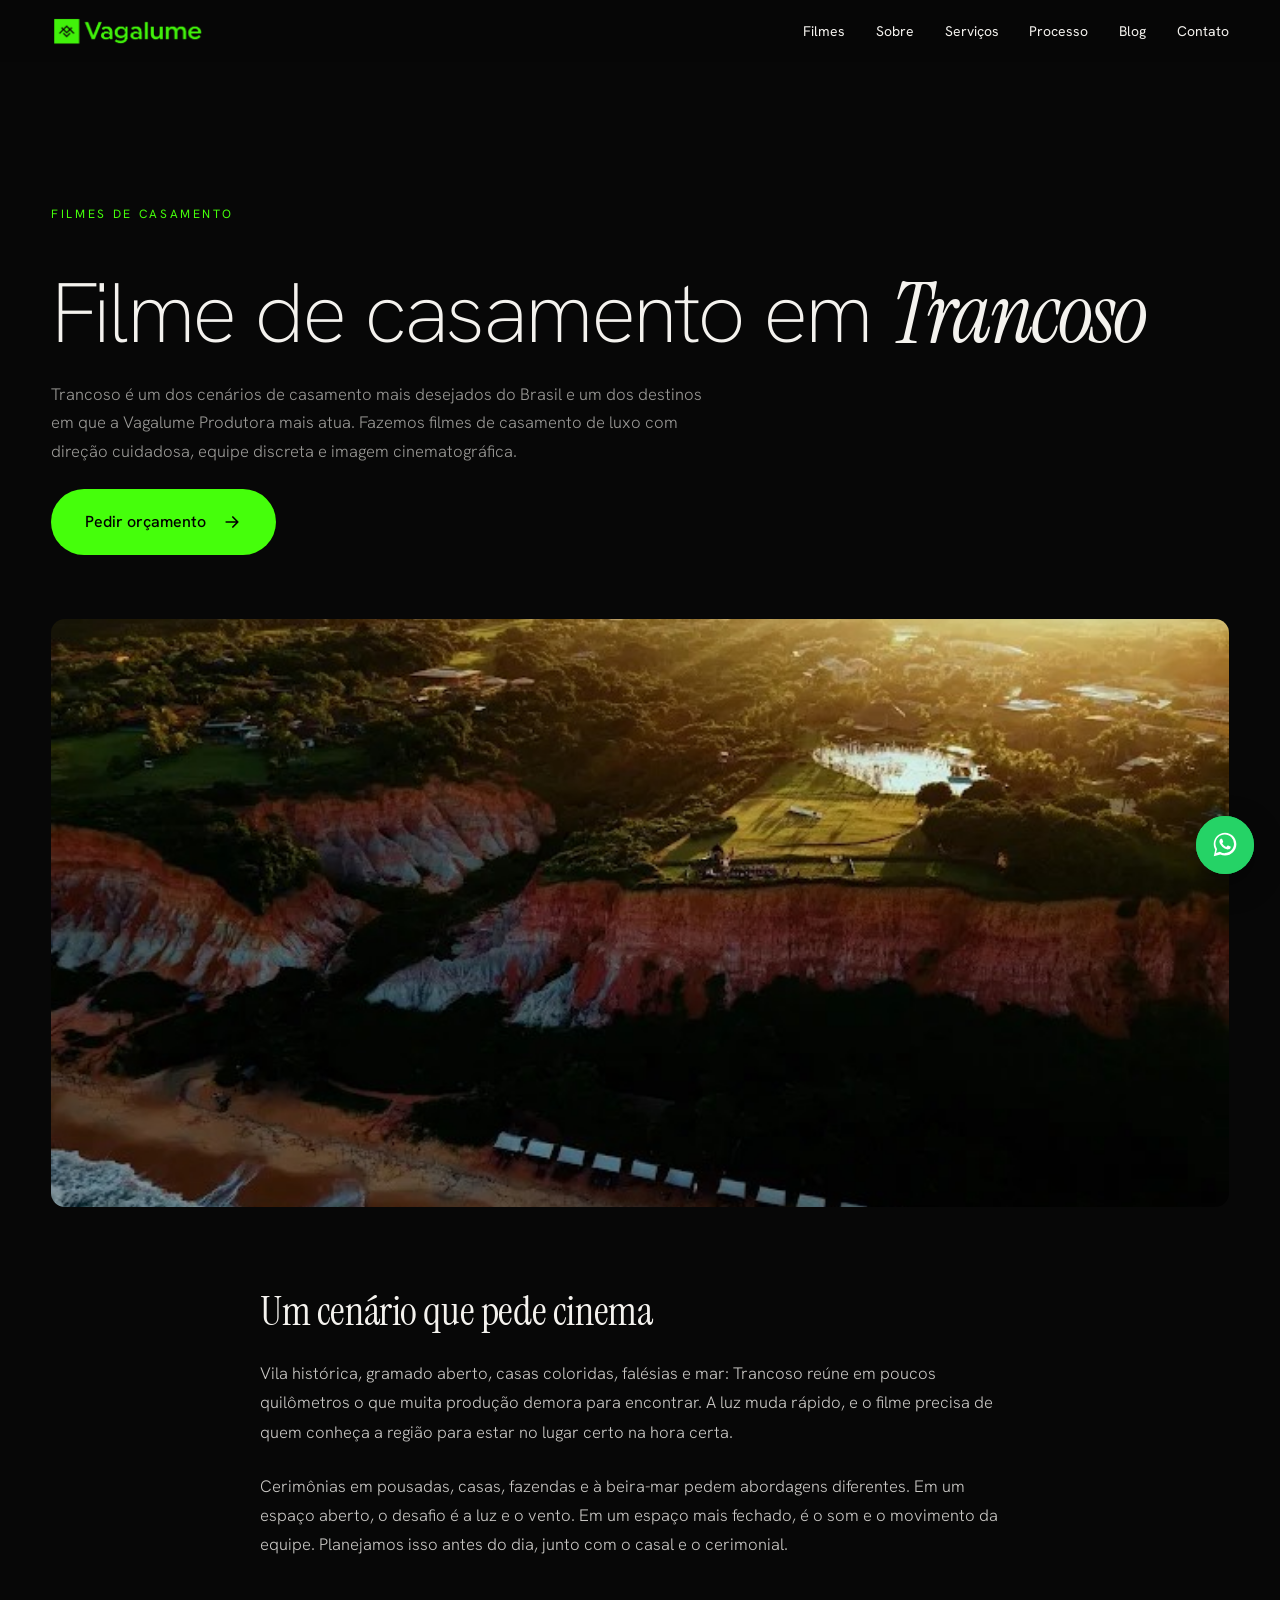
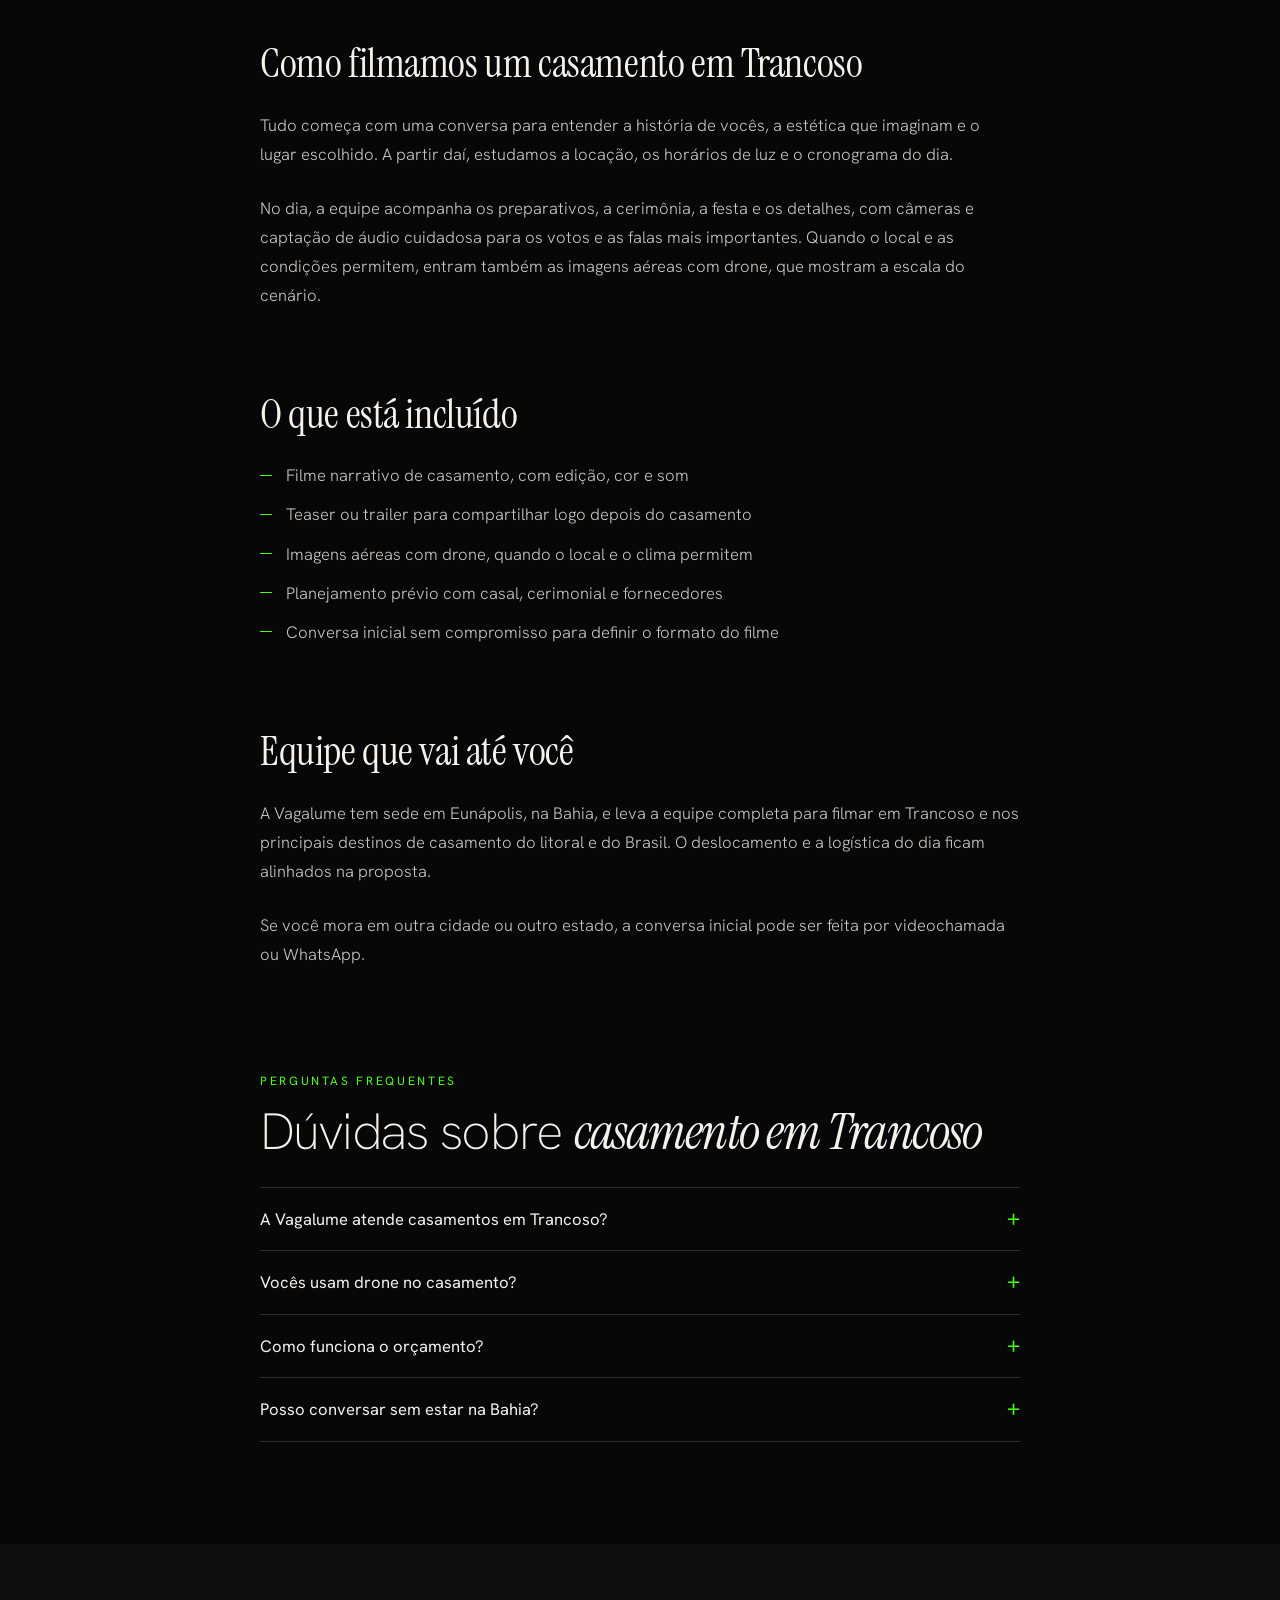
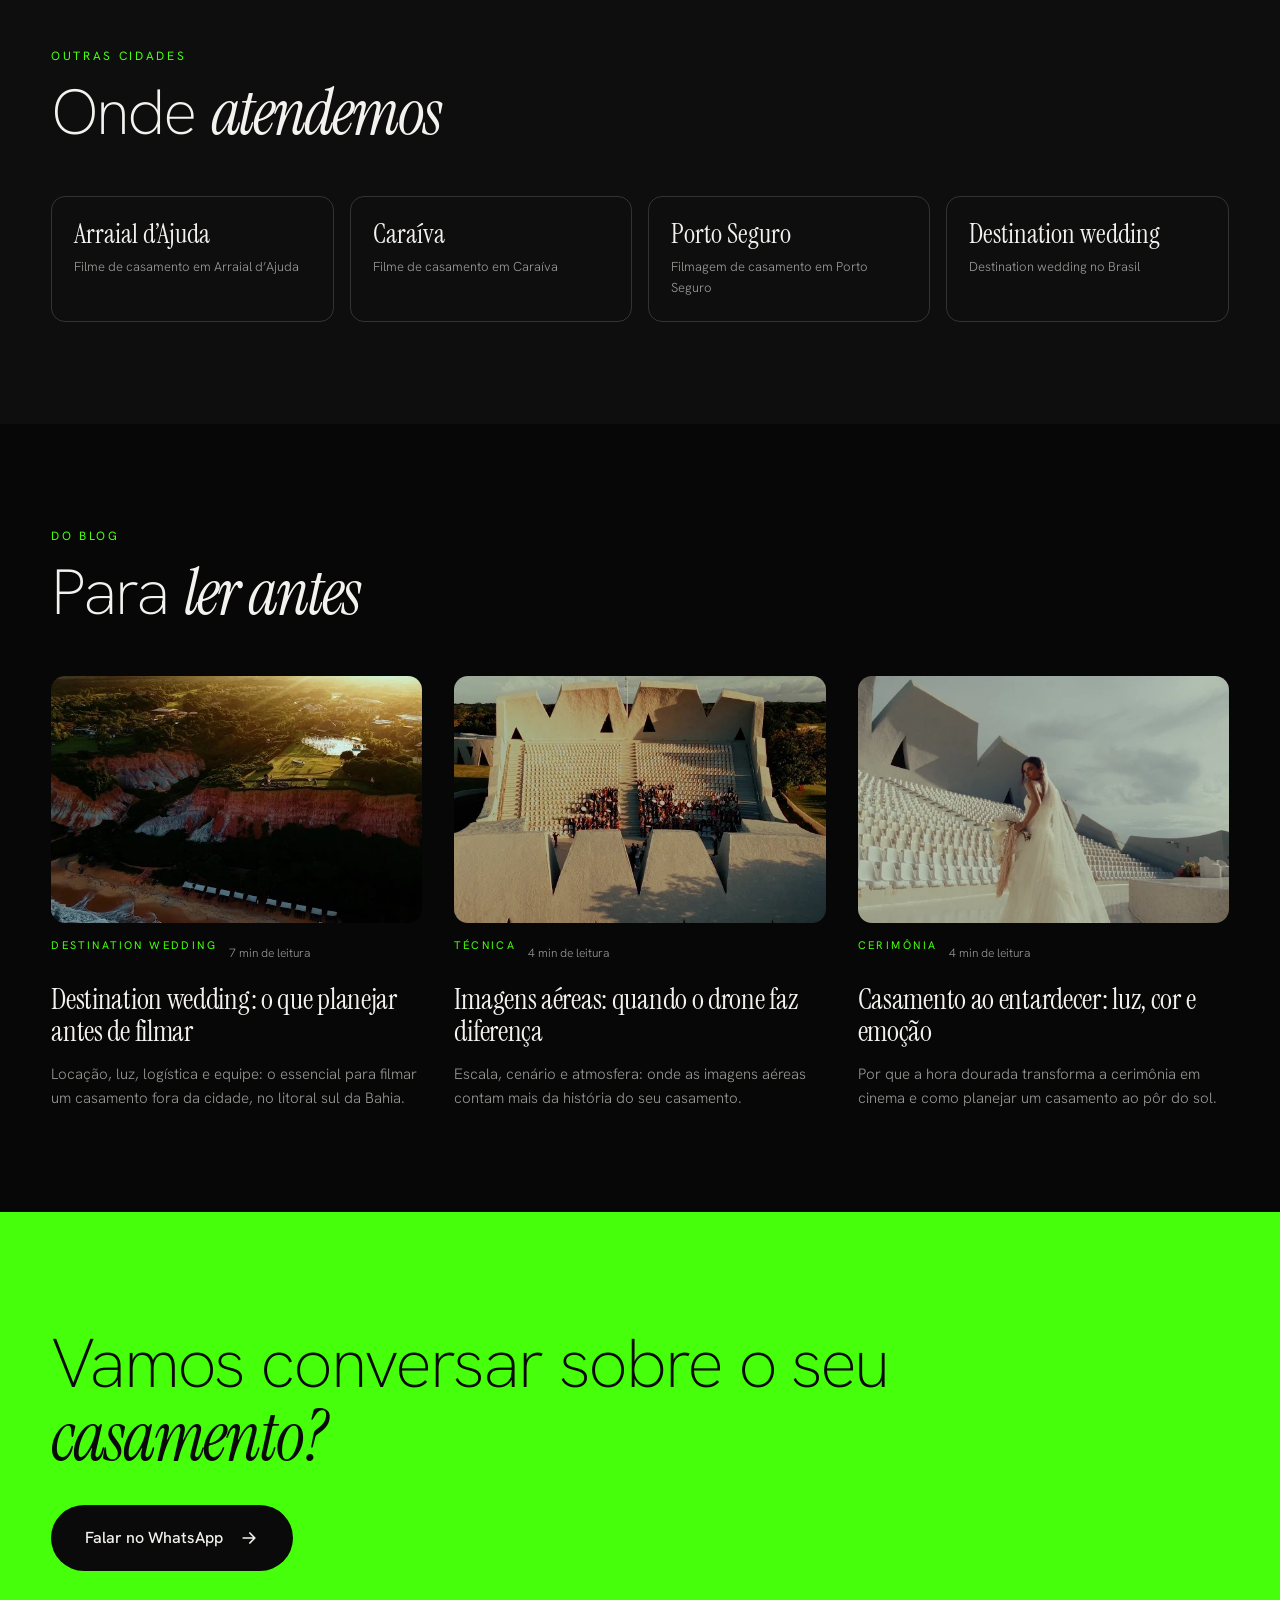
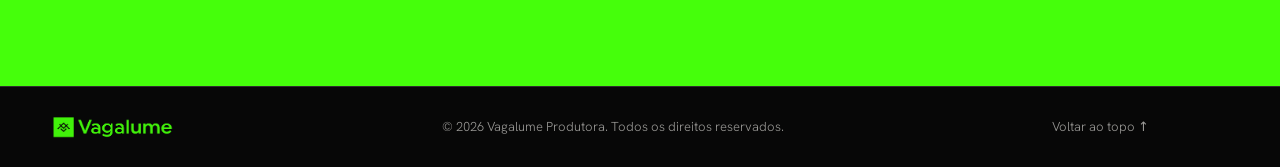
<file: filme-de-casamento-trancoso/index.html>
<!DOCTYPE html>
<html lang="pt-BR">
<head>
<meta charset="utf-8">
<meta name="viewport" content="width=device-width, initial-scale=1">
<title>Filme de Casamento em Trancoso | Vagalume Produtora</title>
<meta name="description" content="Filme de casamento em Trancoso com olhar autoral: luz, cenário e emoção em um registro cinematográfico. Veja os filmes e peça seu orçamento.">
<meta name="theme-color" content="#070707">
<link rel="canonical" href="https://vagalumeprodutora.vercel.app/filme-de-casamento-trancoso/">
<meta property="og:title" content="Filme de Casamento em Trancoso | Vagalume Produtora">
<meta property="og:description" content="Filme de casamento em Trancoso com olhar autoral: luz, cenário e emoção em um registro cinematográfico. Veja os filmes e peça seu orçamento.">
<meta property="og:type" content="website">
<meta property="og:url" content="https://vagalumeprodutora.vercel.app/filme-de-casamento-trancoso/">
<meta property="og:image" content="https://vagalumeprodutora.vercel.app/assets/img/aerea-falesias.jpg">
<meta property="og:locale" content="pt_BR">
<meta name="twitter:card" content="summary_large_image">
<link rel="icon" href="/assets/img/logo.png">
<link rel="preload" href="/assets/fonts/hanken-grotesk-latin-300-normal.woff2" as="font" type="font/woff2" crossorigin>
<link rel="stylesheet" href="/style.css">
<link rel="stylesheet" href="/blog/blog.css">
<script type="application/ld+json">{"@context":"https://schema.org","@type":"ProfessionalService","name":"Vagalume Produtora","url":"https://vagalumeprodutora.vercel.app/","image":"https://vagalumeprodutora.vercel.app/assets/img/logo.png","telephone":"+55 73 98136-4641","address":{"@type":"PostalAddress","streetAddress":"Av. Castro Alves, 372 - Térreo","addressLocality":"Eunápolis","addressRegion":"BA","postalCode":"45820-350","addressCountry":"BR"},"areaServed":["Trancoso"],"sameAs":["https://www.instagram.com/vagalumeprodutora/","http://www.youtube.com/@VagalumeProdutora"],"description":"Filme de casamento em Trancoso com olhar autoral: luz, cenário e emoção em um registro cinematográfico. Veja os filmes e peça seu orçamento."}</script>
<script type="application/ld+json">{"@context":"https://schema.org","@type":"FAQPage","mainEntity":[{"@type":"Question","name":"A Vagalume atende casamentos em Trancoso?","acceptedAnswer":{"@type":"Answer","text":"Sim. Trancoso é um dos destinos em que mais atuamos, com equipe completa e planejamento prévio."}},{"@type":"Question","name":"Vocês usam drone no casamento?","acceptedAnswer":{"@type":"Answer","text":"Quando o local e as condições permitem, sim. Vento, chuva e regras de cada locação podem limitar o voo, então alinhamos isso antes do dia."}},{"@type":"Question","name":"Como funciona o orçamento?","acceptedAnswer":{"@type":"Answer","text":"Cada filme é planejado conforme data, local, número de convidados e formato desejado. Fale com a gente pelo WhatsApp e enviamos uma proposta."}},{"@type":"Question","name":"Posso conversar sem estar na Bahia?","acceptedAnswer":{"@type":"Answer","text":"Pode. A conversa inicial pode ser feita por WhatsApp ou videochamada."}}]}</script>
<script type="application/ld+json">{"@context":"https://schema.org","@type":"BreadcrumbList","itemListElement":[{"@type":"ListItem","position":1,"name":"Início","item":"https://vagalumeprodutora.vercel.app/"},{"@type":"ListItem","position":2,"name":"Filme de casamento em Trancoso","item":"https://vagalumeprodutora.vercel.app/filme-de-casamento-trancoso/"}]}</script>
</head>
<body class="blogpage">
<header class="header is-scrolled" id="header">
  <a href="/" class="header__logo" aria-label="Vagalume Produtora, início"><img src="/assets/img/logo.png" alt="Vagalume Produtora"></a>
  <nav class="header__nav" aria-label="Principal">
    <a href="/#filmes">Filmes</a>
    <a href="/#sobre">Sobre</a>
    <a href="/#servicos">Serviços</a>
    <a href="/#processo">Processo</a>
    <a href="/blog/">Blog</a>
    <a href="/#contato">Contato</a>
  </nav>
  <button class="burger" id="burger" aria-label="Abrir menu" aria-expanded="false"><span></span><span></span></button>
</header>
<div class="menu" id="menu">
  <button class="menu__close" id="menuClose" type="button" aria-label="Fechar menu"><span></span><span></span></button>
  <nav aria-label="Menu móvel">
    <a href="/#filmes">Filmes</a>
    <a href="/#sobre">Sobre</a>
    <a href="/#servicos">Serviços</a>
    <a href="/#processo">Processo</a>
    <a href="/blog/">Blog</a>
    <a href="/#contato">Contato</a>
  </nav>
  <p>(73) 98136-4641<br>Eunápolis · Bahia</p>
</div>
<main>
<section class="bhero cityhero">
  <p class="eyebrow">Filmes de casamento</p>
  <h1>Filme de casamento em <em>Trancoso</em></h1>
  <p class="cityhero__lead">Trancoso é um dos cenários de casamento mais desejados do Brasil e um dos destinos em que a Vagalume Produtora mais atua. Fazemos filmes de casamento de luxo com direção cuidadosa, equipe discreta e imagem cinematográfica.</p>
  <a class="btn" href="https://wa.me/5573981364641?text=Ol%C3%A1!%20Vim%20pela%20p%C3%A1gina%20de%20Trancoso%20da%20Vagalume%20Produtora%20e%20gostaria%20de%20saber%20mais%20sobre%20o%20filme%20de%20casamento." target="_blank" rel="noopener"><span>Pedir orçamento</span><svg viewBox="0 0 24 24" aria-hidden="true"><path d="M5 12h14M13 6l6 6-6 6" fill="none" stroke="currentColor" stroke-width="2" stroke-linecap="round" stroke-linejoin="round"/></svg></a>
</section>
<figure class="post__cover"><img src="/assets/img/aerea-falesias.jpg" alt="Imagem aérea de falésias e vegetação no litoral sul da Bahia" width="1600" height="900"></figure>
<div class="post__body">
<h2>Um cenário que pede cinema</h2><p>Vila histórica, gramado aberto, casas coloridas, falésias e mar: Trancoso reúne em poucos quilômetros o que muita produção demora para encontrar. A luz muda rápido, e o filme precisa de quem conheça a região para estar no lugar certo na hora certa.</p>
<p>Cerimônias em pousadas, casas, fazendas e à beira-mar pedem abordagens diferentes. Em um espaço aberto, o desafio é a luz e o vento. Em um espaço mais fechado, é o som e o movimento da equipe. Planejamos isso antes do dia, junto com o casal e o cerimonial.</p>
<h2>Como filmamos um casamento em Trancoso</h2><p>Tudo começa com uma conversa para entender a história de vocês, a estética que imaginam e o lugar escolhido. A partir daí, estudamos a locação, os horários de luz e o cronograma do dia.</p>
<p>No dia, a equipe acompanha os preparativos, a cerimônia, a festa e os detalhes, com câmeras e captação de áudio cuidadosa para os votos e as falas mais importantes. Quando o local e as condições permitem, entram também as imagens aéreas com drone, que mostram a escala do cenário.</p>
<h2>O que está incluído</h2><ul><li>Filme narrativo de casamento, com edição, cor e som</li><li>Teaser ou trailer para compartilhar logo depois do casamento</li><li>Imagens aéreas com drone, quando o local e o clima permitem</li><li>Planejamento prévio com casal, cerimonial e fornecedores</li><li>Conversa inicial sem compromisso para definir o formato do filme</li></ul>
<h2>Equipe que vai até você</h2><p>A Vagalume tem sede em Eunápolis, na Bahia, e leva a equipe completa para filmar em Trancoso e nos principais destinos de casamento do litoral e do Brasil. O deslocamento e a logística do dia ficam alinhados na proposta.</p>
<p>Se você mora em outra cidade ou outro estado, a conversa inicial pode ser feita por videochamada ou WhatsApp.</p>
</div>
<section class="faq">
  <div class="faq__in">
  <p class="eyebrow">Perguntas frequentes</p>
  <h2>Dúvidas sobre <em>casamento em Trancoso</em></h2>
  <details><summary>A Vagalume atende casamentos em Trancoso?</summary><p>Sim. Trancoso é um dos destinos em que mais atuamos, com equipe completa e planejamento prévio.</p></details>
  <details><summary>Vocês usam drone no casamento?</summary><p>Quando o local e as condições permitem, sim. Vento, chuva e regras de cada locação podem limitar o voo, então alinhamos isso antes do dia.</p></details>
  <details><summary>Como funciona o orçamento?</summary><p>Cada filme é planejado conforme data, local, número de convidados e formato desejado. Fale com a gente pelo WhatsApp e enviamos uma proposta.</p></details>
  <details><summary>Posso conversar sem estar na Bahia?</summary><p>Pode. A conversa inicial pode ser feita por WhatsApp ou videochamada.</p></details>
  </div>
</section>
<section class="related">
  <p class="eyebrow">Outras cidades</p>
  <h2>Onde <em>atendemos</em></h2>
  <ul class="arealist">
    <li><a href="/filme-de-casamento-arraial-dajuda/"><span>Arraial d’Ajuda</span><small>Filme de casamento em Arraial d’Ajuda</small></a></li>
    <li><a href="/filme-de-casamento-caraiva/"><span>Caraíva</span><small>Filme de casamento em Caraíva</small></a></li>
    <li><a href="/filmagem-de-casamento-porto-seguro/"><span>Porto Seguro</span><small>Filmagem de casamento em Porto Seguro</small></a></li>
    <li><a href="/destination-wedding-brasil/"><span>Destination wedding</span><small>Destination wedding no Brasil</small></a></li>
  </ul>
</section>
<section class="related related--blog">
  <p class="eyebrow">Do blog</p>
  <h2>Para <em>ler antes</em></h2>
  <div class="bgrid">
<a class="bcard" href="/blog/destination-wedding-o-que-planejar-antes-de-filmar/" data-cat="Destination wedding">
  <div class="bcard__img"><img src="/assets/img/aerea-falesias.jpg" alt="Destination wedding: o que planejar antes de filmar" loading="lazy" width="1200" height="800"></div>
  <div class="bcard__meta"><span class="eyebrow">Destination wedding</span><span>7 min de leitura</span></div>
  <h3>Destination wedding: o que planejar antes de filmar</h3>
  <p>Locação, luz, logística e equipe: o essencial para filmar um casamento fora da cidade, no litoral sul da Bahia.</p>
</a>
<a class="bcard" href="/blog/imagens-aereas-quando-o-drone-faz-diferenca/" data-cat="Técnica">
  <div class="bcard__img"><img src="/assets/img/aerea-anfiteatro.jpg" alt="Imagens aéreas: quando o drone faz diferença" loading="lazy" width="1200" height="800"></div>
  <div class="bcard__meta"><span class="eyebrow">Técnica</span><span>4 min de leitura</span></div>
  <h3>Imagens aéreas: quando o drone faz diferença</h3>
  <p>Escala, cenário e atmosfera: onde as imagens aéreas contam mais da história do seu casamento.</p>
</a>
<a class="bcard" href="/blog/casamento-ao-entardecer-luz-cor-e-emocao/" data-cat="Cerimônia">
  <div class="bcard__img"><img src="/assets/img/noiva-anfiteatro.jpg" alt="Casamento ao entardecer: luz, cor e emoção" loading="lazy" width="1200" height="800"></div>
  <div class="bcard__meta"><span class="eyebrow">Cerimônia</span><span>4 min de leitura</span></div>
  <h3>Casamento ao entardecer: luz, cor e emoção</h3>
  <p>Por que a hora dourada transforma a cerimônia em cinema e como planejar um casamento ao pôr do sol.</p>
</a>
  </div>
</section>
<section class="blogcta">
  <h2>Vamos conversar sobre o seu <em>casamento?</em></h2>
  <a class="btn" href="https://wa.me/5573981364641?text=Ol%C3%A1!%20Vim%20pela%20p%C3%A1gina%20de%20Trancoso%20da%20Vagalume%20Produtora%20e%20gostaria%20de%20saber%20mais%20sobre%20o%20filme%20de%20casamento." target="_blank" rel="noopener"><span>Falar no WhatsApp</span><svg viewBox="0 0 24 24" aria-hidden="true"><path d="M5 12h14M13 6l6 6-6 6" fill="none" stroke="currentColor" stroke-width="2" stroke-linecap="round" stroke-linejoin="round"/></svg></a>
</section>
</main>
<footer class="footer">
  <img src="/assets/img/logo.png" alt="Vagalume Produtora">
  <p>© <span id="year">2026</span> Vagalume Produtora. Todos os direitos reservados.</p>
  <a href="#header">Voltar ao topo ↑</a>
</footer>
<a class="wa" href="https://wa.me/5573981364641?text=Ol%C3%A1!%20Vim%20pela%20p%C3%A1gina%20de%20Trancoso%20da%20Vagalume%20Produtora." target="_blank" rel="noopener" aria-label="Falar no WhatsApp"><svg viewBox="0 0 32 32" aria-hidden="true"><path fill="currentColor" d="M16.04 3C9.4 3 4 8.4 4 15.04c0 2.12.55 4.18 1.6 6L4 28l7.1-1.86a12 12 0 0 0 4.94 1.05h.01c6.64 0 12.04-5.4 12.04-12.04C28.1 8.5 22.7 3 16.04 3zm0 21.9h-.01a9.9 9.9 0 0 1-5.04-1.38l-.36-.21-4.21 1.1 1.12-4.1-.24-.38a9.9 9.9 0 0 1-1.52-5.27c0-5.47 4.45-9.92 9.93-9.92 2.65 0 5.14 1.03 7.02 2.91a9.86 9.86 0 0 1 2.9 7.02c0 5.47-4.45 9.93-9.9 9.93zm5.44-7.43c-.3-.15-1.76-.87-2.03-.97-.27-.1-.47-.15-.67.15-.2.3-.77.97-.94 1.17-.17.2-.35.22-.65.07-.3-.15-1.26-.46-2.4-1.48-.89-.79-1.49-1.77-1.66-2.07-.17-.3-.02-.46.13-.61.14-.13.3-.35.45-.52.15-.17.2-.3.3-.5.1-.2.05-.37-.02-.52-.08-.15-.67-1.62-.92-2.22-.24-.58-.49-.5-.67-.51h-.57c-.2 0-.52.07-.8.37-.27.3-1.04 1.02-1.04 2.48 0 1.46 1.07 2.88 1.22 3.08.15.2 2.1 3.2 5.08 4.49.71.31 1.26.49 1.7.63.71.23 1.36.2 1.88.12.57-.08 1.76-.72 2.01-1.41.25-.7.25-1.29.17-1.41-.07-.12-.27-.2-.57-.35z"/></svg></a>
<script src="/blog/blog.js"></script>
</body>
</html>
</file>
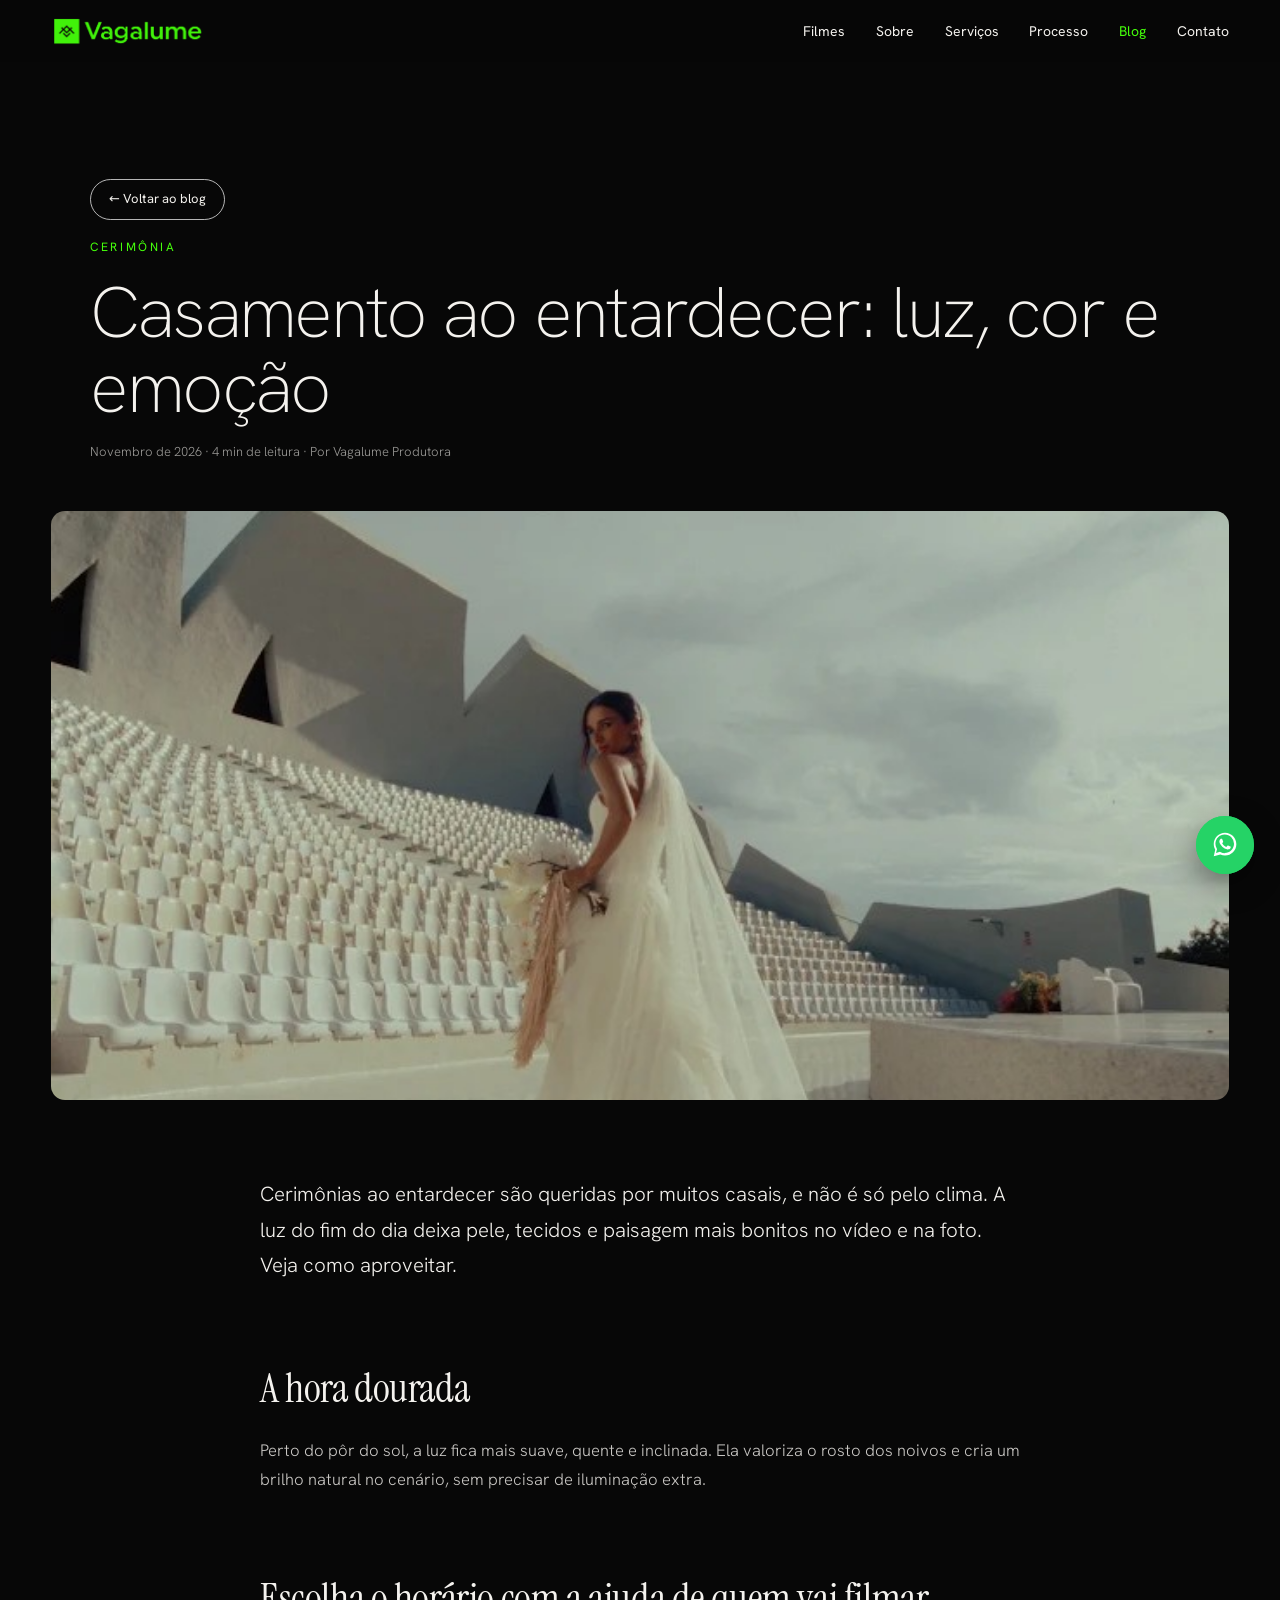
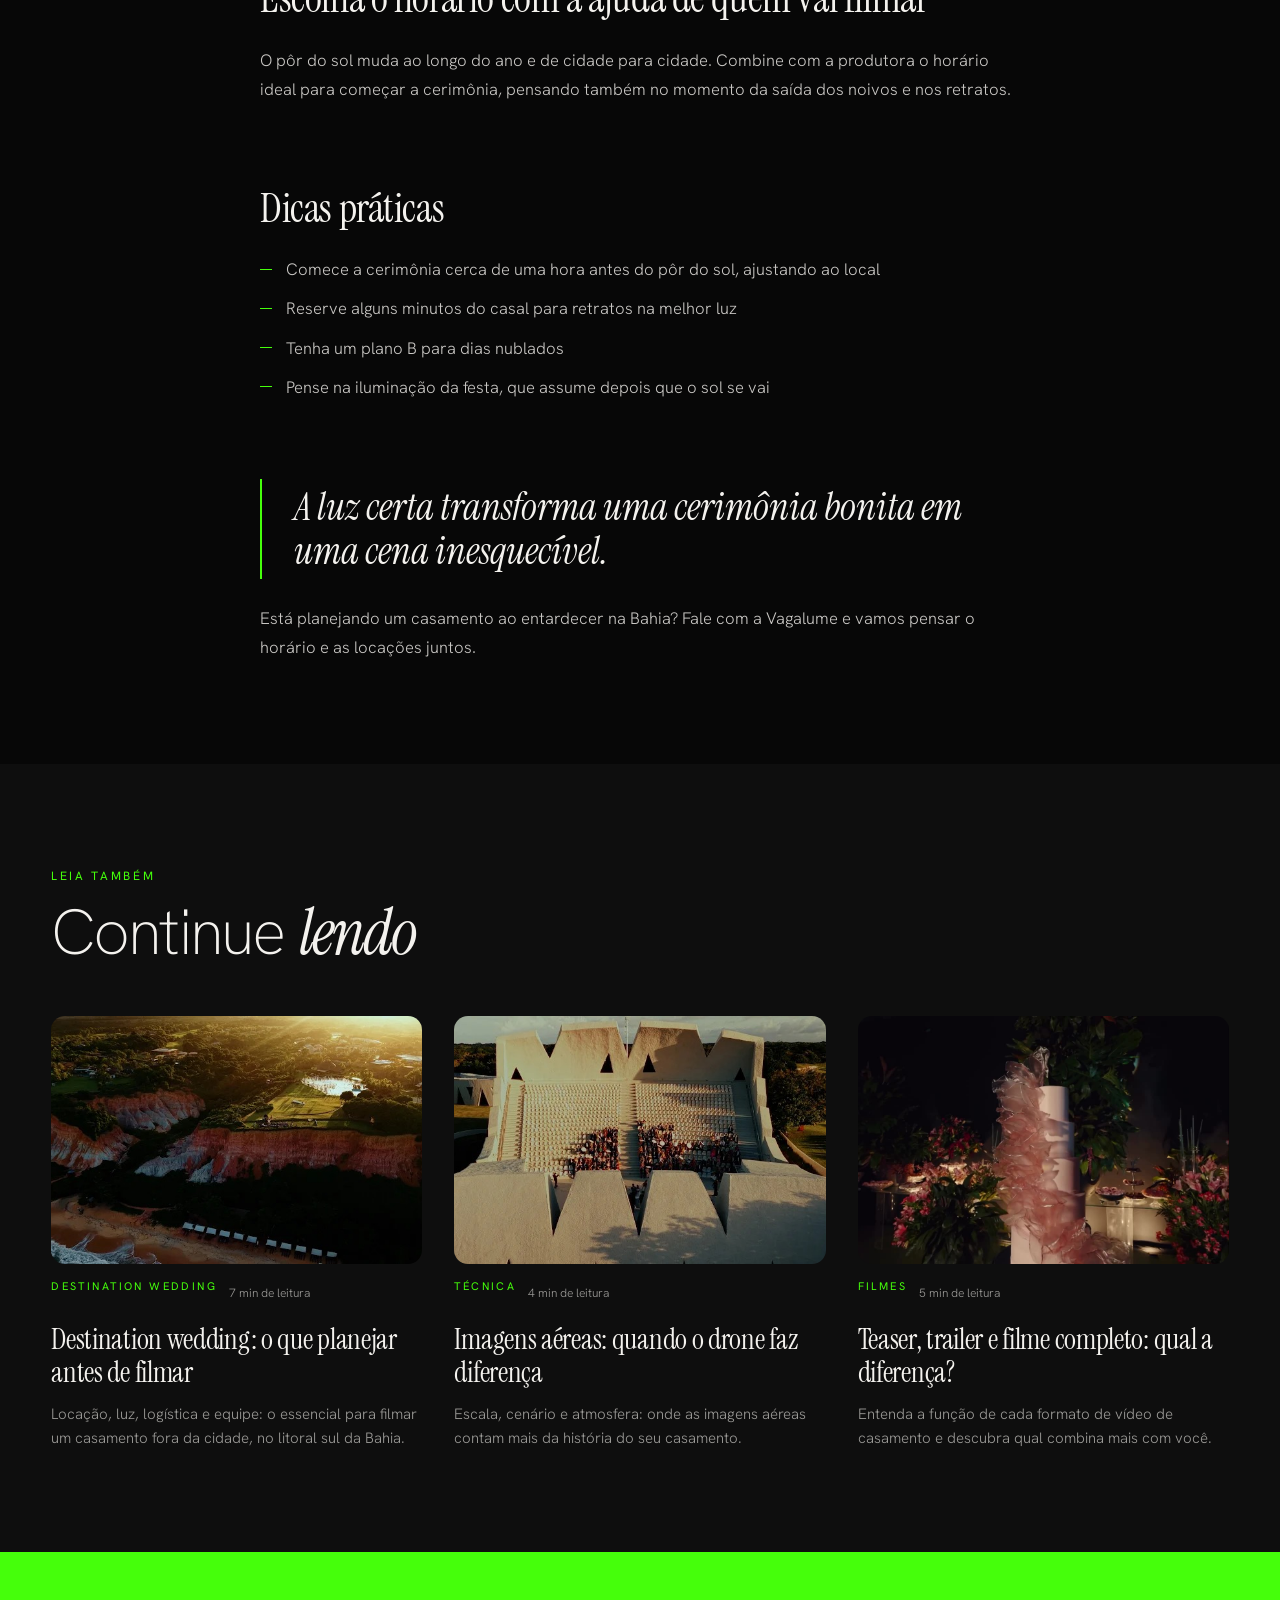
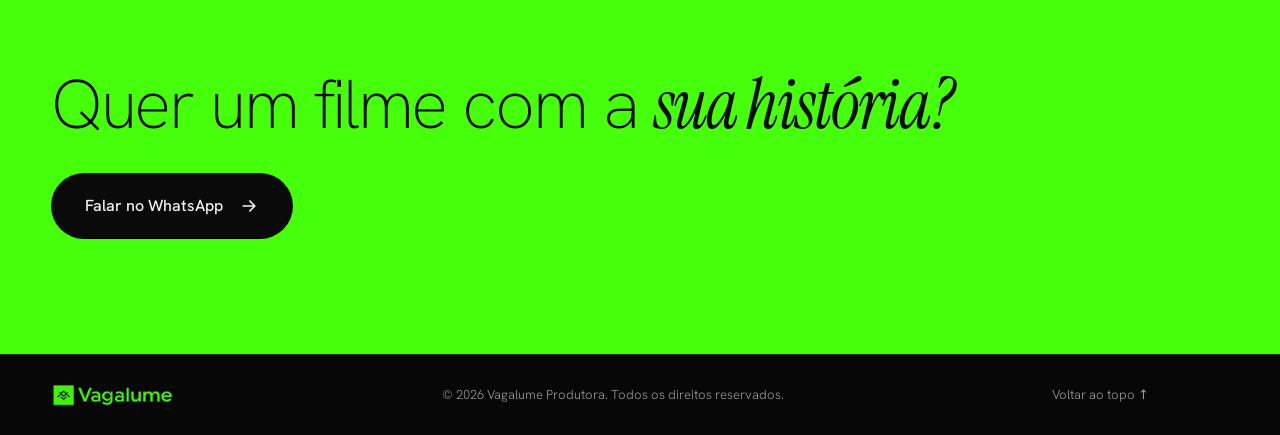
<file: blog/casamento-ao-entardecer-luz-cor-e-emocao/index.html>
<!DOCTYPE html>
<html lang="pt-BR">
<head>
<meta charset="utf-8">
<meta name="viewport" content="width=device-width, initial-scale=1">
<title>Casamento ao entardecer: luz, cor e emoção | Vagalume Produtora</title>
<meta name="description" content="Por que a hora dourada transforma a cerimônia em cinema e como planejar um casamento ao pôr do sol.">
<meta name="theme-color" content="#070707">
<link rel="canonical" href="https://vagalumeprodutora.vercel.app/blog/casamento-ao-entardecer-luz-cor-e-emocao/">
<meta property="og:title" content="Casamento ao entardecer: luz, cor e emoção | Vagalume Produtora">
<meta property="og:description" content="Por que a hora dourada transforma a cerimônia em cinema e como planejar um casamento ao pôr do sol.">
<meta property="og:type" content="article">
<meta property="og:url" content="https://vagalumeprodutora.vercel.app/blog/casamento-ao-entardecer-luz-cor-e-emocao/">
<meta property="og:image" content="https://vagalumeprodutora.vercel.app/assets/img/noiva-anfiteatro.jpg">
<meta property="og:locale" content="pt_BR">
<meta name="twitter:card" content="summary_large_image">
<link rel="icon" href="/assets/img/logo.png">
<link rel="preload" href="/assets/fonts/hanken-grotesk-latin-300-normal.woff2" as="font" type="font/woff2" crossorigin>
<link rel="stylesheet" href="/style.css">
<link rel="stylesheet" href="/blog/blog.css">
<script type="application/ld+json">{"@context":"https://schema.org","@type":"BlogPosting","headline":"Casamento ao entardecer: luz, cor e emoção","description":"Por que a hora dourada transforma a cerimônia em cinema e como planejar um casamento ao pôr do sol.","image":"https://vagalumeprodutora.vercel.app/assets/img/noiva-anfiteatro.jpg","datePublished":"2026-11-09","dateModified":"2026-11-09","inLanguage":"pt-BR","mainEntityOfPage":"https://vagalumeprodutora.vercel.app/blog/casamento-ao-entardecer-luz-cor-e-emocao/","author":{"@type":"Organization","name":"Vagalume Produtora"},"publisher":{"@type":"Organization","name":"Vagalume Produtora","logo":{"@type":"ImageObject","url":"https://vagalumeprodutora.vercel.app/assets/img/logo.png"}}}</script>
</head>
<body class="blogpage">
<header class="header is-scrolled" id="header">
  <a href="/" class="header__logo" aria-label="Vagalume Produtora, início"><img src="/assets/img/logo.png" alt="Vagalume Produtora"></a>
  <nav class="header__nav" aria-label="Principal">
    <a href="/#filmes">Filmes</a>
    <a href="/#sobre">Sobre</a>
    <a href="/#servicos">Serviços</a>
    <a href="/#processo">Processo</a>
    <a href="/blog/" aria-current="page" class="is-current">Blog</a>
    <a href="/#contato">Contato</a>
  </nav>
  <button class="burger" id="burger" aria-label="Abrir menu" aria-expanded="false"><span></span><span></span></button>
</header>
<div class="menu" id="menu">
  <button class="menu__close" id="menuClose" type="button" aria-label="Fechar menu"><span></span><span></span></button>
  <nav aria-label="Menu móvel">
    <a href="/#filmes">Filmes</a>
    <a href="/#sobre">Sobre</a>
    <a href="/#servicos">Serviços</a>
    <a href="/#processo">Processo</a>
    <a href="/blog/" aria-current="page" class="is-current">Blog</a>
    <a href="/#contato">Contato</a>
  </nav>
  <p>(73) 98136-4641<br>Eunápolis · Bahia</p>
</div>
<main>
<article class="post">
<header class="post__head">
  <a class="pill pill--sm" href="/blog/">← Voltar ao blog</a>
  <p class="eyebrow">Cerimônia</p>
  <h1>Casamento ao entardecer: luz, cor e emoção</h1>
  <p class="post__meta"><time datetime="2026-11-09">Novembro de 2026</time> · 4 min de leitura · Por Vagalume Produtora</p>
</header>
<figure class="post__cover"><img src="/assets/img/noiva-anfiteatro.jpg" alt="Casamento ao entardecer: luz, cor e emoção" width="1600" height="900"></figure>
<div class="post__body">
<p class="lead">Cerimônias ao entardecer são queridas por muitos casais, e não é só pelo clima. A luz do fim do dia deixa pele, tecidos e paisagem mais bonitos no vídeo e na foto. Veja como aproveitar.</p>
<h2>A hora dourada</h2>
<p>Perto do pôr do sol, a luz fica mais suave, quente e inclinada. Ela valoriza o rosto dos noivos e cria um brilho natural no cenário, sem precisar de iluminação extra.</p>
<h2>Escolha o horário com a ajuda de quem vai filmar</h2>
<p>O pôr do sol muda ao longo do ano e de cidade para cidade. Combine com a produtora o horário ideal para começar a cerimônia, pensando também no momento da saída dos noivos e nos retratos.</p>
<h2>Dicas práticas</h2>
<ul><li>Comece a cerimônia cerca de uma hora antes do pôr do sol, ajustando ao local</li><li>Reserve alguns minutos do casal para retratos na melhor luz</li><li>Tenha um plano B para dias nublados</li><li>Pense na iluminação da festa, que assume depois que o sol se vai</li></ul>
<blockquote>A luz certa transforma uma cerimônia bonita em uma cena inesquecível.</blockquote>
<p>Está planejando um casamento ao entardecer na Bahia? Fale com a Vagalume e vamos pensar o horário e as locações juntos.</p>
</div>
</article>
<section class="related">
  <p class="eyebrow">Leia também</p>
  <h2>Continue <em>lendo</em></h2>
  <div class="bgrid">
<a class="bcard" href="/blog/destination-wedding-o-que-planejar-antes-de-filmar/" data-cat="Destination wedding">
  <div class="bcard__img"><img src="/assets/img/aerea-falesias.jpg" alt="Destination wedding: o que planejar antes de filmar" loading="lazy" width="1200" height="800"></div>
  <div class="bcard__meta"><span class="eyebrow">Destination wedding</span><span>7 min de leitura</span></div>
  <h3>Destination wedding: o que planejar antes de filmar</h3>
  <p>Locação, luz, logística e equipe: o essencial para filmar um casamento fora da cidade, no litoral sul da Bahia.</p>
</a>
<a class="bcard" href="/blog/imagens-aereas-quando-o-drone-faz-diferenca/" data-cat="Técnica">
  <div class="bcard__img"><img src="/assets/img/aerea-anfiteatro.jpg" alt="Imagens aéreas: quando o drone faz diferença" loading="lazy" width="1200" height="800"></div>
  <div class="bcard__meta"><span class="eyebrow">Técnica</span><span>4 min de leitura</span></div>
  <h3>Imagens aéreas: quando o drone faz diferença</h3>
  <p>Escala, cenário e atmosfera: onde as imagens aéreas contam mais da história do seu casamento.</p>
</a>
<a class="bcard" href="/blog/teaser-trailer-e-filme-completo/" data-cat="Filmes">
  <div class="bcard__img"><img src="/assets/img/poster-celebracao.jpg" alt="Teaser, trailer e filme completo: qual a diferença?" loading="lazy" width="1200" height="800"></div>
  <div class="bcard__meta"><span class="eyebrow">Filmes</span><span>5 min de leitura</span></div>
  <h3>Teaser, trailer e filme completo: qual a diferença?</h3>
  <p>Entenda a função de cada formato de vídeo de casamento e descubra qual combina mais com você.</p>
</a>
  </div>
</section>
<section class="blogcta">
  <h2>Quer um filme com a <em>sua história?</em></h2>
  <a class="btn" href="https://wa.me/5573981364641?text=Ol%C3%A1!%20Vim%20pelo%20blog%20da%20Vagalume%20Produtora%20e%20gostaria%20de%20saber%20mais%20sobre%20o%20filme%20de%20casamento." target="_blank" rel="noopener"><span>Falar no WhatsApp</span><svg viewBox="0 0 24 24" aria-hidden="true"><path d="M5 12h14M13 6l6 6-6 6" fill="none" stroke="currentColor" stroke-width="2" stroke-linecap="round" stroke-linejoin="round"/></svg></a>
</section>
</main>
<footer class="footer">
  <img src="/assets/img/logo.png" alt="Vagalume Produtora">
  <p>© <span id="year">2026</span> Vagalume Produtora. Todos os direitos reservados.</p>
  <a href="#header">Voltar ao topo ↑</a>
</footer>
<a class="wa" href="https://wa.me/5573981364641?text=Ol%C3%A1!%20Vim%20pelo%20blog%20da%20Vagalume%20Produtora." target="_blank" rel="noopener" aria-label="Falar no WhatsApp"><svg viewBox="0 0 32 32" aria-hidden="true"><path fill="currentColor" d="M16.04 3C9.4 3 4 8.4 4 15.04c0 2.12.55 4.18 1.6 6L4 28l7.1-1.86a12 12 0 0 0 4.94 1.05h.01c6.64 0 12.04-5.4 12.04-12.04C28.1 8.5 22.7 3 16.04 3zm0 21.9h-.01a9.9 9.9 0 0 1-5.04-1.38l-.36-.21-4.21 1.1 1.12-4.1-.24-.38a9.9 9.9 0 0 1-1.52-5.27c0-5.47 4.45-9.92 9.93-9.92 2.65 0 5.14 1.03 7.02 2.91a9.86 9.86 0 0 1 2.9 7.02c0 5.47-4.45 9.93-9.9 9.93zm5.44-7.43c-.3-.15-1.76-.87-2.03-.97-.27-.1-.47-.15-.67.15-.2.3-.77.97-.94 1.17-.17.2-.35.22-.65.07-.3-.15-1.26-.46-2.4-1.48-.89-.79-1.49-1.77-1.66-2.07-.17-.3-.02-.46.13-.61.14-.13.3-.35.45-.52.15-.17.2-.3.3-.5.1-.2.05-.37-.02-.52-.08-.15-.67-1.62-.92-2.22-.24-.58-.49-.5-.67-.51h-.57c-.2 0-.52.07-.8.37-.27.3-1.04 1.02-1.04 2.48 0 1.46 1.07 2.88 1.22 3.08.15.2 2.1 3.2 5.08 4.49.71.31 1.26.49 1.7.63.71.23 1.36.2 1.88.12.57-.08 1.76-.72 2.01-1.41.25-.7.25-1.29.17-1.41-.07-.12-.27-.2-.57-.35z"/></svg></a>
<script src="/blog/blog.js"></script>
</body>
</html>
</file>
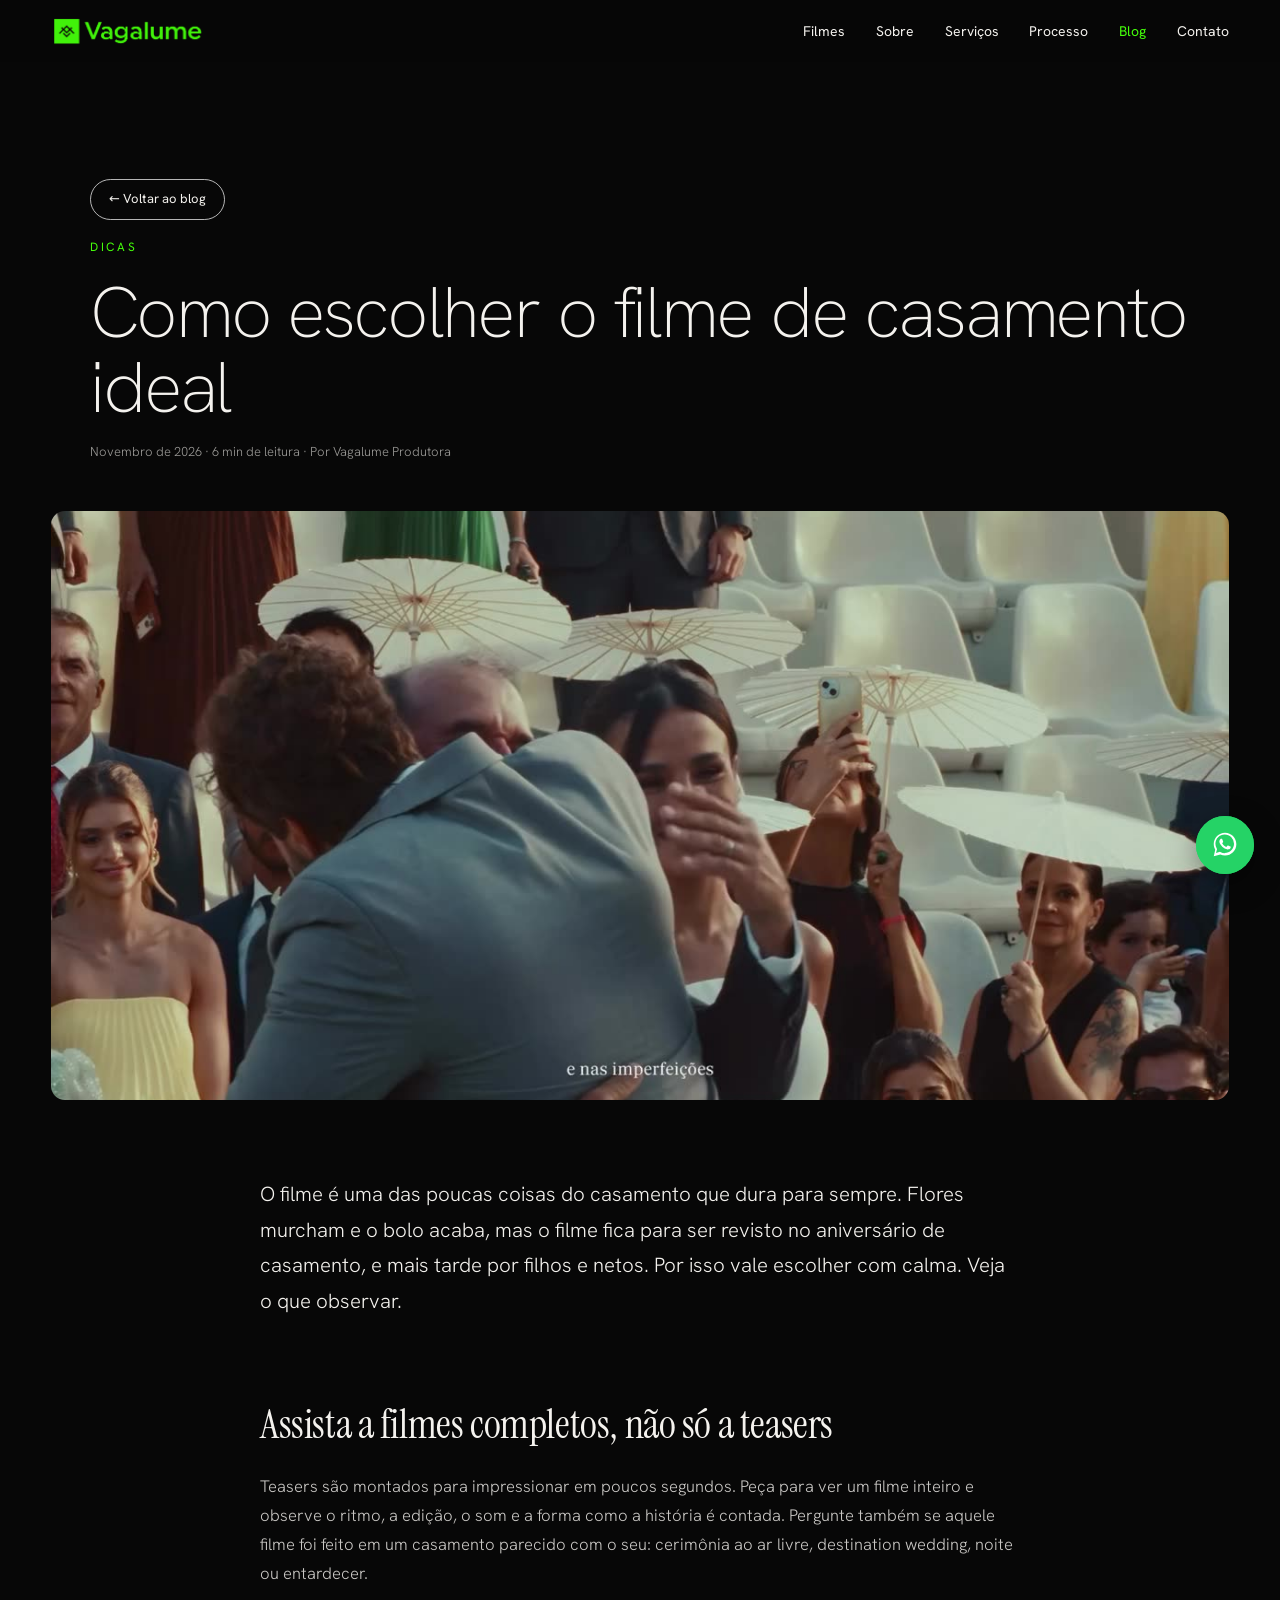
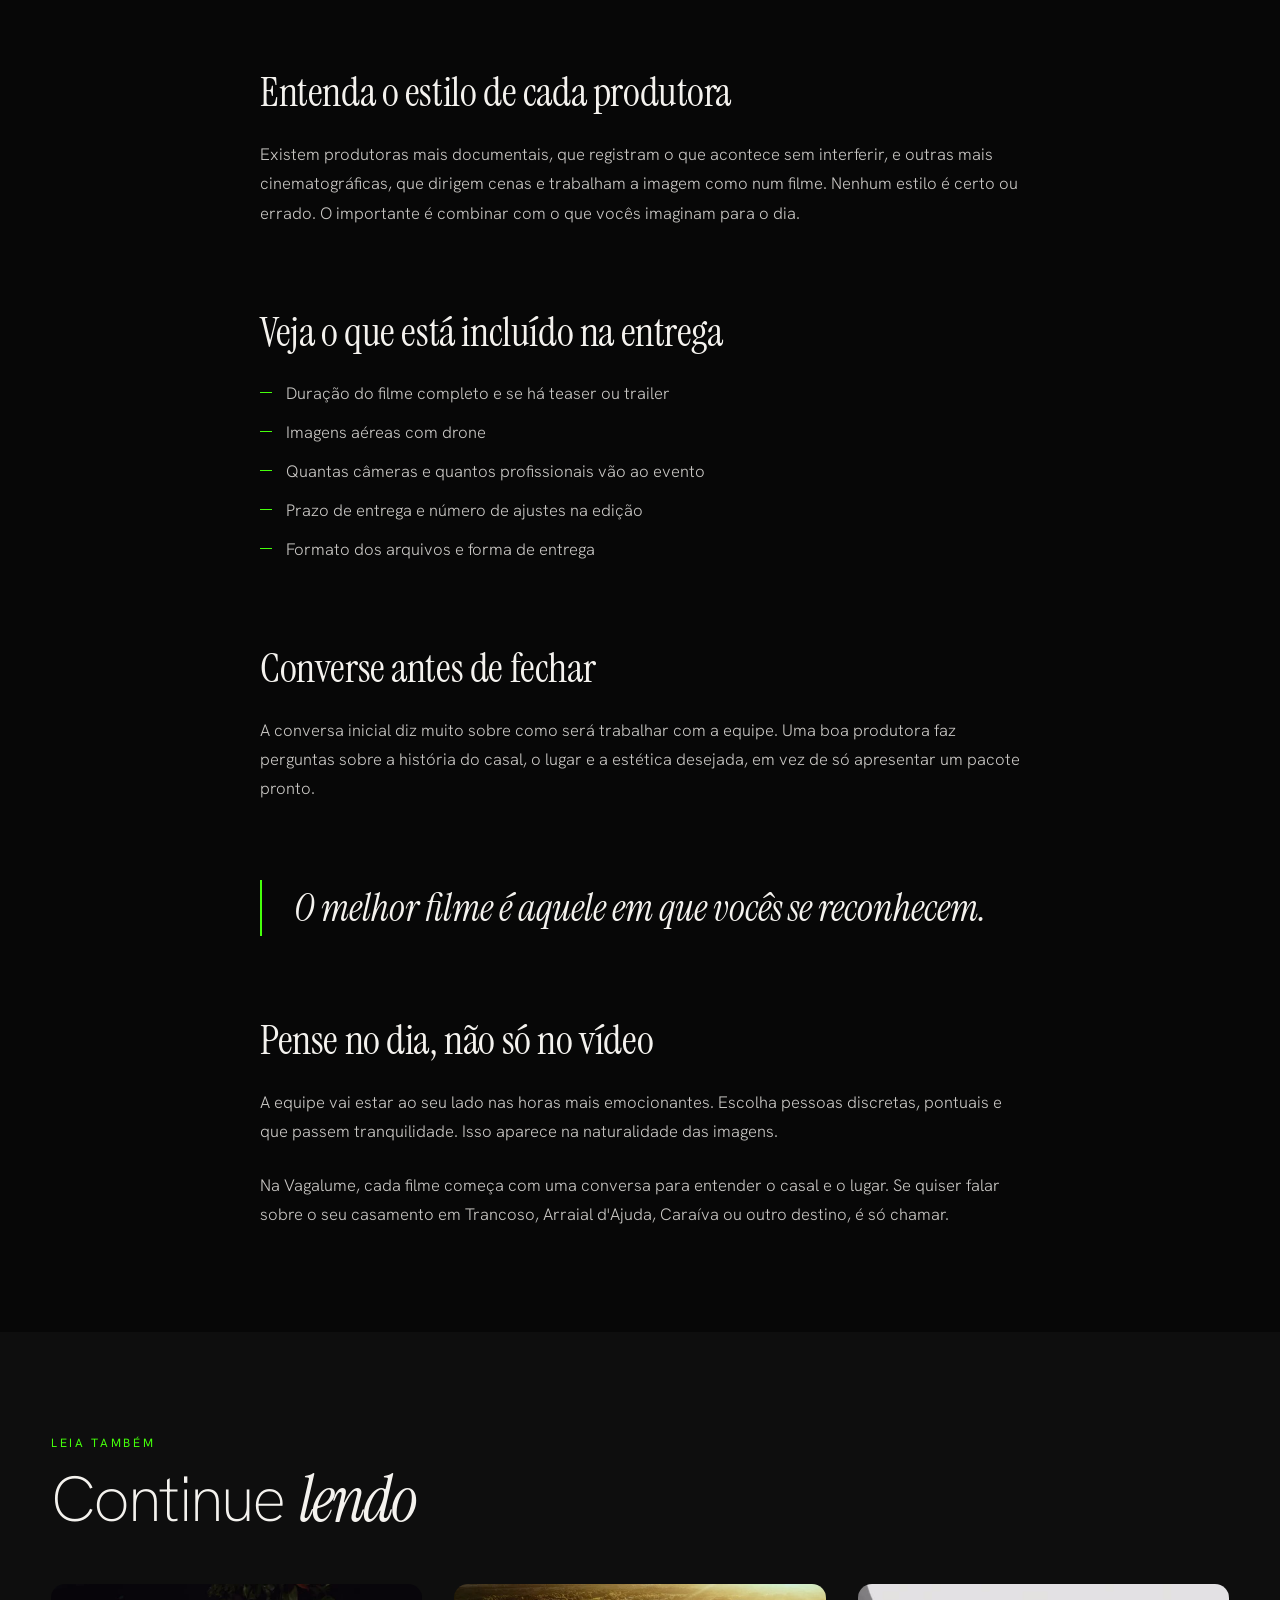
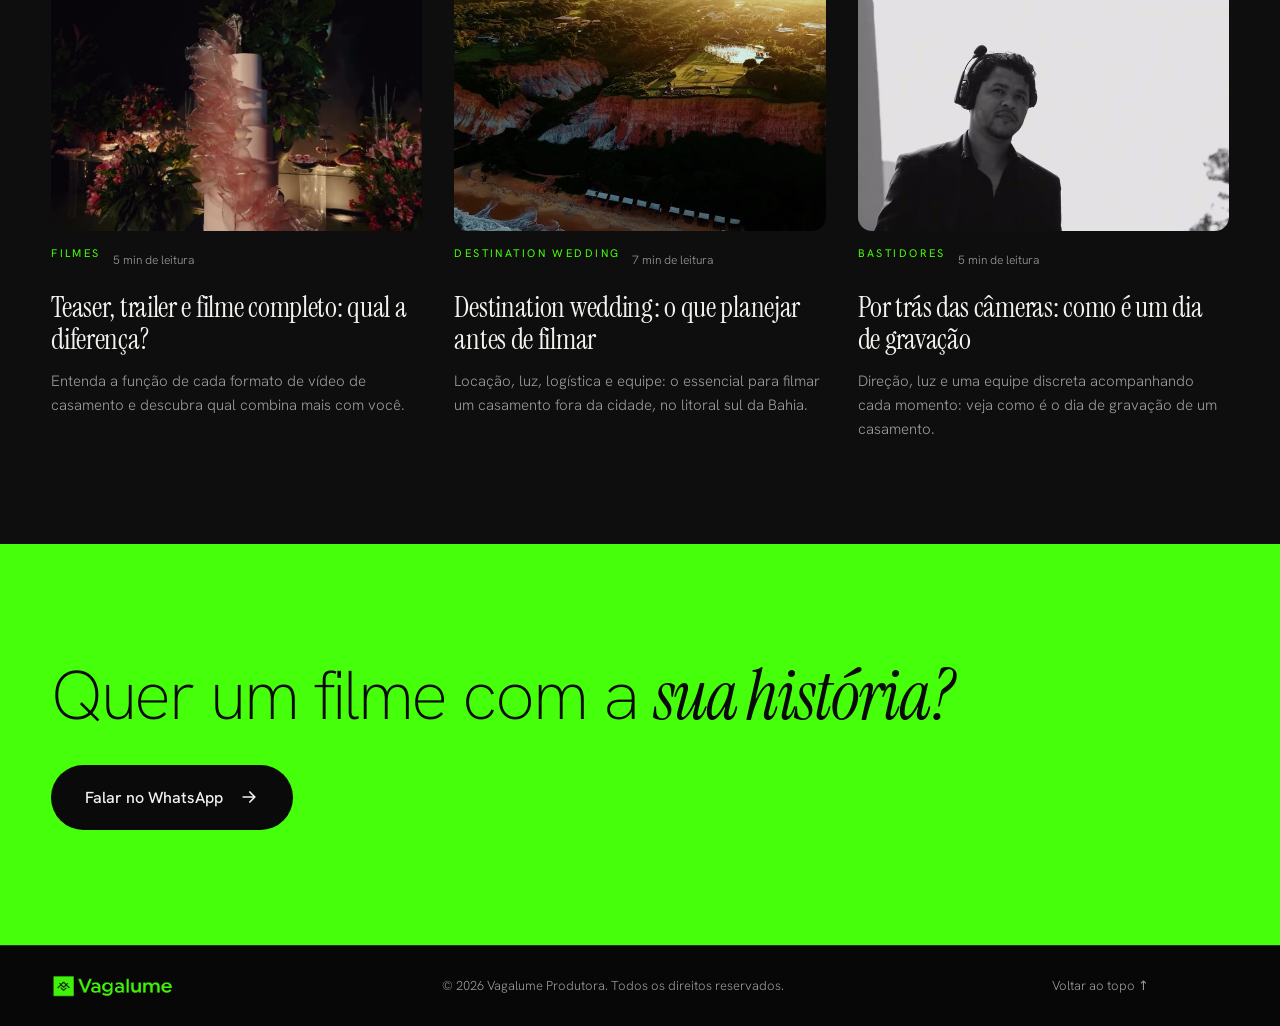
<file: blog/como-escolher-o-filme-de-casamento-ideal/index.html>
<!DOCTYPE html>
<html lang="pt-BR">
<head>
<meta charset="utf-8">
<meta name="viewport" content="width=device-width, initial-scale=1">
<title>Como escolher o filme de casamento ideal | Vagalume Produtora</title>
<meta name="description" content="Estilo, duração e entregas: o que pensar antes de contratar o filme do seu casamento na Bahia.">
<meta name="theme-color" content="#070707">
<link rel="canonical" href="https://vagalumeprodutora.vercel.app/blog/como-escolher-o-filme-de-casamento-ideal/">
<meta property="og:title" content="Como escolher o filme de casamento ideal | Vagalume Produtora">
<meta property="og:description" content="Estilo, duração e entregas: o que pensar antes de contratar o filme do seu casamento na Bahia.">
<meta property="og:type" content="article">
<meta property="og:url" content="https://vagalumeprodutora.vercel.app/blog/como-escolher-o-filme-de-casamento-ideal/">
<meta property="og:image" content="https://vagalumeprodutora.vercel.app/assets/img/poster-casamento.jpg">
<meta property="og:locale" content="pt_BR">
<meta name="twitter:card" content="summary_large_image">
<link rel="icon" href="/assets/img/logo.png">
<link rel="preload" href="/assets/fonts/hanken-grotesk-latin-300-normal.woff2" as="font" type="font/woff2" crossorigin>
<link rel="stylesheet" href="/style.css">
<link rel="stylesheet" href="/blog/blog.css">
<script type="application/ld+json">{"@context":"https://schema.org","@type":"BlogPosting","headline":"Como escolher o filme de casamento ideal","description":"Estilo, duração e entregas: o que pensar antes de contratar o filme do seu casamento na Bahia.","image":"https://vagalumeprodutora.vercel.app/assets/img/poster-casamento.jpg","datePublished":"2026-11-09","dateModified":"2026-11-09","inLanguage":"pt-BR","mainEntityOfPage":"https://vagalumeprodutora.vercel.app/blog/como-escolher-o-filme-de-casamento-ideal/","author":{"@type":"Organization","name":"Vagalume Produtora"},"publisher":{"@type":"Organization","name":"Vagalume Produtora","logo":{"@type":"ImageObject","url":"https://vagalumeprodutora.vercel.app/assets/img/logo.png"}}}</script>
</head>
<body class="blogpage">
<header class="header is-scrolled" id="header">
  <a href="/" class="header__logo" aria-label="Vagalume Produtora, início"><img src="/assets/img/logo.png" alt="Vagalume Produtora"></a>
  <nav class="header__nav" aria-label="Principal">
    <a href="/#filmes">Filmes</a>
    <a href="/#sobre">Sobre</a>
    <a href="/#servicos">Serviços</a>
    <a href="/#processo">Processo</a>
    <a href="/blog/" aria-current="page" class="is-current">Blog</a>
    <a href="/#contato">Contato</a>
  </nav>
  <button class="burger" id="burger" aria-label="Abrir menu" aria-expanded="false"><span></span><span></span></button>
</header>
<div class="menu" id="menu">
  <button class="menu__close" id="menuClose" type="button" aria-label="Fechar menu"><span></span><span></span></button>
  <nav aria-label="Menu móvel">
    <a href="/#filmes">Filmes</a>
    <a href="/#sobre">Sobre</a>
    <a href="/#servicos">Serviços</a>
    <a href="/#processo">Processo</a>
    <a href="/blog/" aria-current="page" class="is-current">Blog</a>
    <a href="/#contato">Contato</a>
  </nav>
  <p>(73) 98136-4641<br>Eunápolis · Bahia</p>
</div>
<main>
<article class="post">
<header class="post__head">
  <a class="pill pill--sm" href="/blog/">← Voltar ao blog</a>
  <p class="eyebrow">Dicas</p>
  <h1>Como escolher o filme de casamento ideal</h1>
  <p class="post__meta"><time datetime="2026-11-09">Novembro de 2026</time> · 6 min de leitura · Por Vagalume Produtora</p>
</header>
<figure class="post__cover"><img src="/assets/img/poster-casamento.jpg" alt="Como escolher o filme de casamento ideal" width="1600" height="900"></figure>
<div class="post__body">
<p class="lead">O filme é uma das poucas coisas do casamento que dura para sempre. Flores murcham e o bolo acaba, mas o filme fica para ser revisto no aniversário de casamento, e mais tarde por filhos e netos. Por isso vale escolher com calma. Veja o que observar.</p>
<h2>Assista a filmes completos, não só a teasers</h2>
<p>Teasers são montados para impressionar em poucos segundos. Peça para ver um filme inteiro e observe o ritmo, a edição, o som e a forma como a história é contada. Pergunte também se aquele filme foi feito em um casamento parecido com o seu: cerimônia ao ar livre, destination wedding, noite ou entardecer.</p>
<h2>Entenda o estilo de cada produtora</h2>
<p>Existem produtoras mais documentais, que registram o que acontece sem interferir, e outras mais cinematográficas, que dirigem cenas e trabalham a imagem como num filme. Nenhum estilo é certo ou errado. O importante é combinar com o que vocês imaginam para o dia.</p>
<h2>Veja o que está incluído na entrega</h2>
<ul><li>Duração do filme completo e se há teaser ou trailer</li><li>Imagens aéreas com drone</li><li>Quantas câmeras e quantos profissionais vão ao evento</li><li>Prazo de entrega e número de ajustes na edição</li><li>Formato dos arquivos e forma de entrega</li></ul>
<h2>Converse antes de fechar</h2>
<p>A conversa inicial diz muito sobre como será trabalhar com a equipe. Uma boa produtora faz perguntas sobre a história do casal, o lugar e a estética desejada, em vez de só apresentar um pacote pronto.</p>
<blockquote>O melhor filme é aquele em que vocês se reconhecem.</blockquote>
<h2>Pense no dia, não só no vídeo</h2>
<p>A equipe vai estar ao seu lado nas horas mais emocionantes. Escolha pessoas discretas, pontuais e que passem tranquilidade. Isso aparece na naturalidade das imagens.</p>
<p>Na Vagalume, cada filme começa com uma conversa para entender o casal e o lugar. Se quiser falar sobre o seu casamento em Trancoso, Arraial d'Ajuda, Caraíva ou outro destino, é só chamar.</p>
</div>
</article>
<section class="related">
  <p class="eyebrow">Leia também</p>
  <h2>Continue <em>lendo</em></h2>
  <div class="bgrid">
<a class="bcard" href="/blog/teaser-trailer-e-filme-completo/" data-cat="Filmes">
  <div class="bcard__img"><img src="/assets/img/poster-celebracao.jpg" alt="Teaser, trailer e filme completo: qual a diferença?" loading="lazy" width="1200" height="800"></div>
  <div class="bcard__meta"><span class="eyebrow">Filmes</span><span>5 min de leitura</span></div>
  <h3>Teaser, trailer e filme completo: qual a diferença?</h3>
  <p>Entenda a função de cada formato de vídeo de casamento e descubra qual combina mais com você.</p>
</a>
<a class="bcard" href="/blog/destination-wedding-o-que-planejar-antes-de-filmar/" data-cat="Destination wedding">
  <div class="bcard__img"><img src="/assets/img/aerea-falesias.jpg" alt="Destination wedding: o que planejar antes de filmar" loading="lazy" width="1200" height="800"></div>
  <div class="bcard__meta"><span class="eyebrow">Destination wedding</span><span>7 min de leitura</span></div>
  <h3>Destination wedding: o que planejar antes de filmar</h3>
  <p>Locação, luz, logística e equipe: o essencial para filmar um casamento fora da cidade, no litoral sul da Bahia.</p>
</a>
<a class="bcard" href="/blog/por-tras-das-cameras-como-e-um-dia-de-gravacao/" data-cat="Bastidores">
  <div class="bcard__img"><img src="/assets/img/poster-bastidores.jpg" alt="Por trás das câmeras: como é um dia de gravação" loading="lazy" width="1200" height="800"></div>
  <div class="bcard__meta"><span class="eyebrow">Bastidores</span><span>5 min de leitura</span></div>
  <h3>Por trás das câmeras: como é um dia de gravação</h3>
  <p>Direção, luz e uma equipe discreta acompanhando cada momento: veja como é o dia de gravação de um casamento.</p>
</a>
  </div>
</section>
<section class="blogcta">
  <h2>Quer um filme com a <em>sua história?</em></h2>
  <a class="btn" href="https://wa.me/5573981364641?text=Ol%C3%A1!%20Vim%20pelo%20blog%20da%20Vagalume%20Produtora%20e%20gostaria%20de%20saber%20mais%20sobre%20o%20filme%20de%20casamento." target="_blank" rel="noopener"><span>Falar no WhatsApp</span><svg viewBox="0 0 24 24" aria-hidden="true"><path d="M5 12h14M13 6l6 6-6 6" fill="none" stroke="currentColor" stroke-width="2" stroke-linecap="round" stroke-linejoin="round"/></svg></a>
</section>
</main>
<footer class="footer">
  <img src="/assets/img/logo.png" alt="Vagalume Produtora">
  <p>© <span id="year">2026</span> Vagalume Produtora. Todos os direitos reservados.</p>
  <a href="#header">Voltar ao topo ↑</a>
</footer>
<a class="wa" href="https://wa.me/5573981364641?text=Ol%C3%A1!%20Vim%20pelo%20blog%20da%20Vagalume%20Produtora." target="_blank" rel="noopener" aria-label="Falar no WhatsApp"><svg viewBox="0 0 32 32" aria-hidden="true"><path fill="currentColor" d="M16.04 3C9.4 3 4 8.4 4 15.04c0 2.12.55 4.18 1.6 6L4 28l7.1-1.86a12 12 0 0 0 4.94 1.05h.01c6.64 0 12.04-5.4 12.04-12.04C28.1 8.5 22.7 3 16.04 3zm0 21.9h-.01a9.9 9.9 0 0 1-5.04-1.38l-.36-.21-4.21 1.1 1.12-4.1-.24-.38a9.9 9.9 0 0 1-1.52-5.27c0-5.47 4.45-9.92 9.93-9.92 2.65 0 5.14 1.03 7.02 2.91a9.86 9.86 0 0 1 2.9 7.02c0 5.47-4.45 9.93-9.9 9.93zm5.44-7.43c-.3-.15-1.76-.87-2.03-.97-.27-.1-.47-.15-.67.15-.2.3-.77.97-.94 1.17-.17.2-.35.22-.65.07-.3-.15-1.26-.46-2.4-1.48-.89-.79-1.49-1.77-1.66-2.07-.17-.3-.02-.46.13-.61.14-.13.3-.35.45-.52.15-.17.2-.3.3-.5.1-.2.05-.37-.02-.52-.08-.15-.67-1.62-.92-2.22-.24-.58-.49-.5-.67-.51h-.57c-.2 0-.52.07-.8.37-.27.3-1.04 1.02-1.04 2.48 0 1.46 1.07 2.88 1.22 3.08.15.2 2.1 3.2 5.08 4.49.71.31 1.26.49 1.7.63.71.23 1.36.2 1.88.12.57-.08 1.76-.72 2.01-1.41.25-.7.25-1.29.17-1.41-.07-.12-.27-.2-.57-.35z"/></svg></a>
<script src="/blog/blog.js"></script>
</body>
</html>
</file>
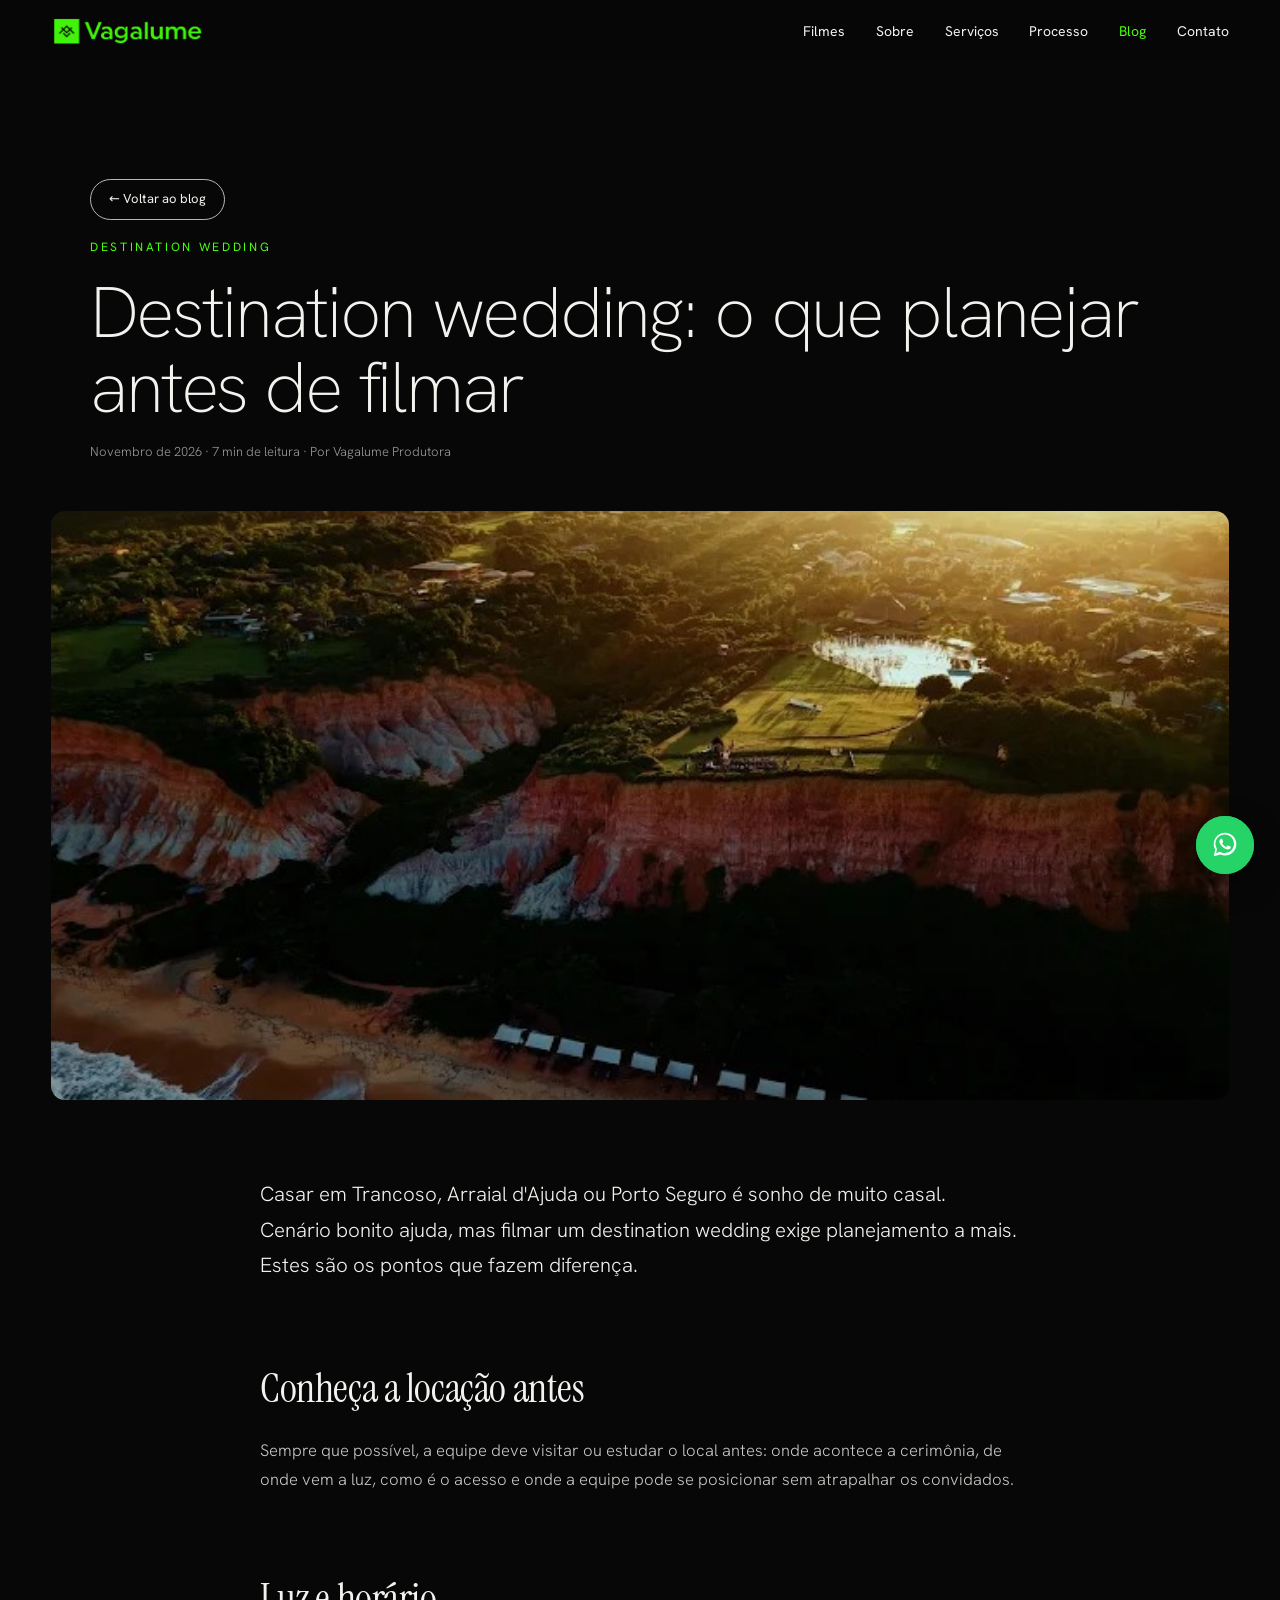
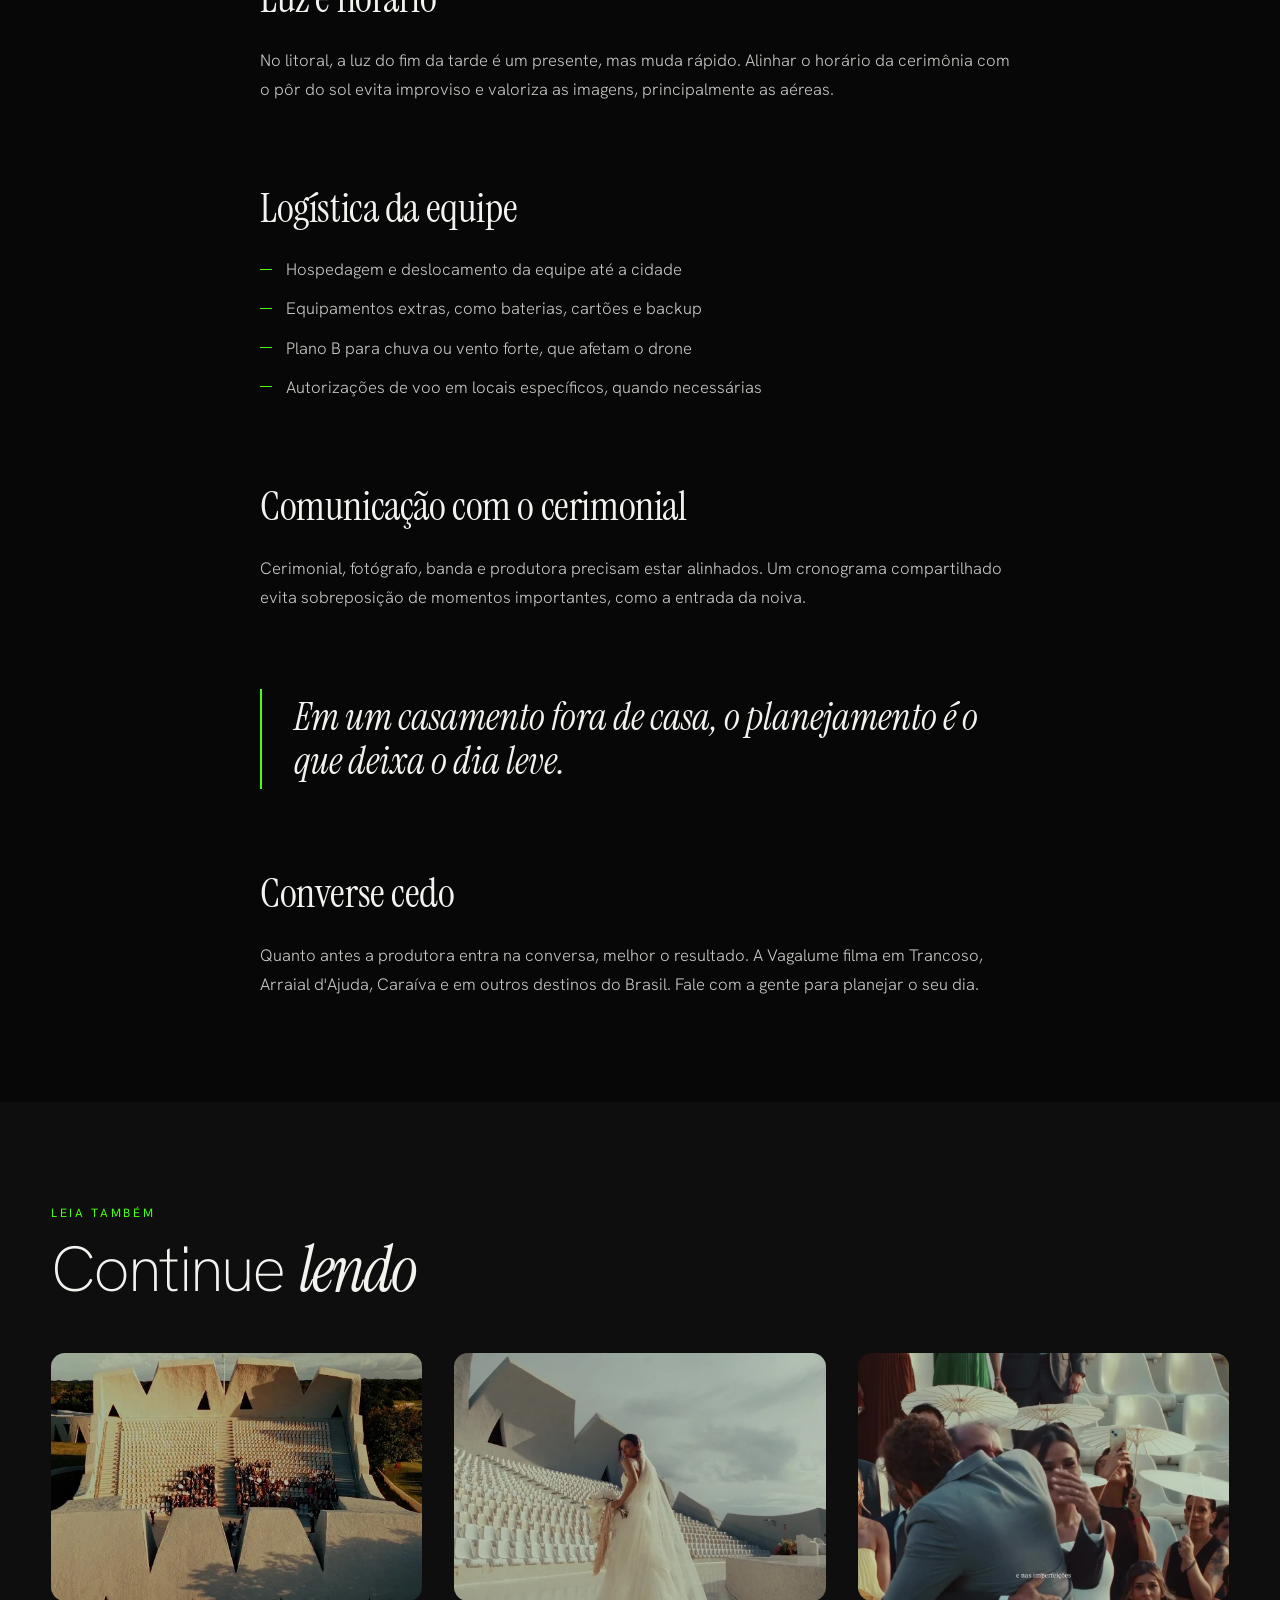
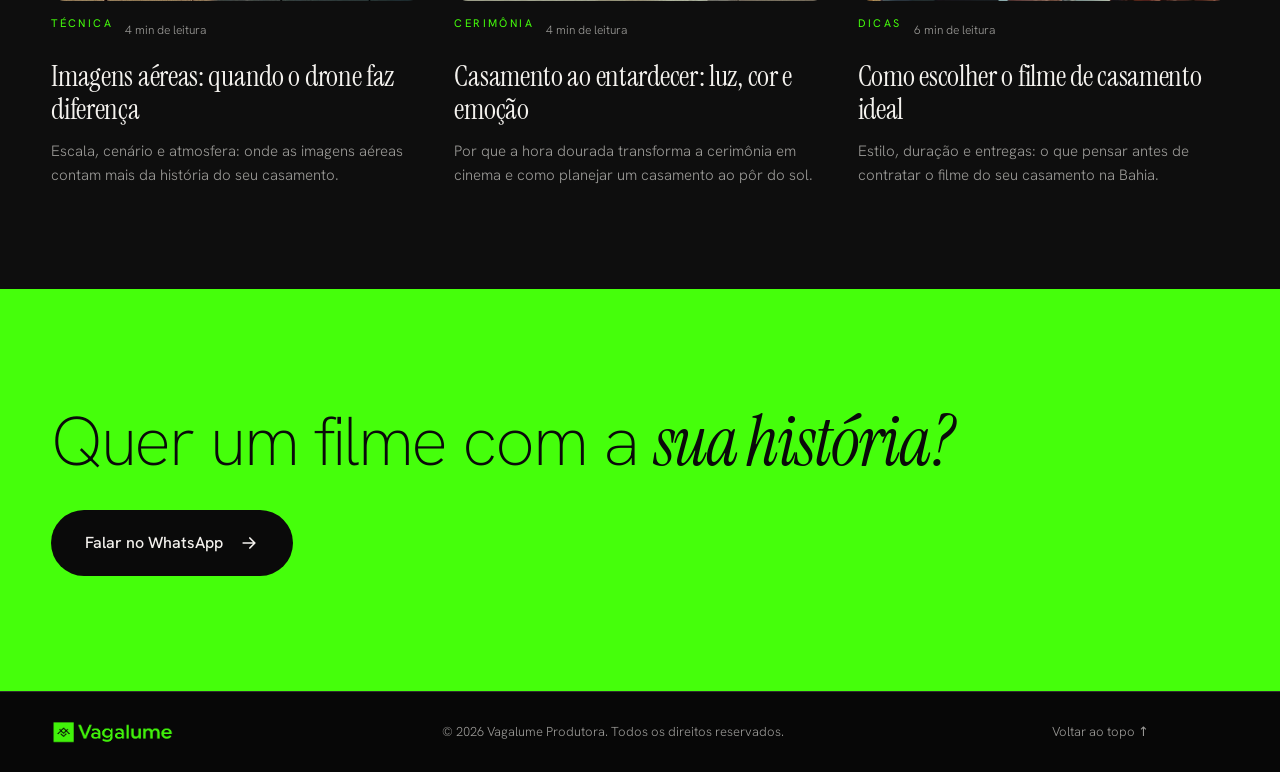
<file: blog/destination-wedding-o-que-planejar-antes-de-filmar/index.html>
<!DOCTYPE html>
<html lang="pt-BR">
<head>
<meta charset="utf-8">
<meta name="viewport" content="width=device-width, initial-scale=1">
<title>Destination wedding: o que planejar antes de filmar | Vagalume Produtora</title>
<meta name="description" content="Locação, luz, logística e equipe: o essencial para filmar um casamento fora da cidade, no litoral sul da Bahia.">
<meta name="theme-color" content="#070707">
<link rel="canonical" href="https://vagalumeprodutora.vercel.app/blog/destination-wedding-o-que-planejar-antes-de-filmar/">
<meta property="og:title" content="Destination wedding: o que planejar antes de filmar | Vagalume Produtora">
<meta property="og:description" content="Locação, luz, logística e equipe: o essencial para filmar um casamento fora da cidade, no litoral sul da Bahia.">
<meta property="og:type" content="article">
<meta property="og:url" content="https://vagalumeprodutora.vercel.app/blog/destination-wedding-o-que-planejar-antes-de-filmar/">
<meta property="og:image" content="https://vagalumeprodutora.vercel.app/assets/img/aerea-falesias.jpg">
<meta property="og:locale" content="pt_BR">
<meta name="twitter:card" content="summary_large_image">
<link rel="icon" href="/assets/img/logo.png">
<link rel="preload" href="/assets/fonts/hanken-grotesk-latin-300-normal.woff2" as="font" type="font/woff2" crossorigin>
<link rel="stylesheet" href="/style.css">
<link rel="stylesheet" href="/blog/blog.css">
<script type="application/ld+json">{"@context":"https://schema.org","@type":"BlogPosting","headline":"Destination wedding: o que planejar antes de filmar","description":"Locação, luz, logística e equipe: o essencial para filmar um casamento fora da cidade, no litoral sul da Bahia.","image":"https://vagalumeprodutora.vercel.app/assets/img/aerea-falesias.jpg","datePublished":"2026-11-09","dateModified":"2026-11-09","inLanguage":"pt-BR","mainEntityOfPage":"https://vagalumeprodutora.vercel.app/blog/destination-wedding-o-que-planejar-antes-de-filmar/","author":{"@type":"Organization","name":"Vagalume Produtora"},"publisher":{"@type":"Organization","name":"Vagalume Produtora","logo":{"@type":"ImageObject","url":"https://vagalumeprodutora.vercel.app/assets/img/logo.png"}}}</script>
</head>
<body class="blogpage">
<header class="header is-scrolled" id="header">
  <a href="/" class="header__logo" aria-label="Vagalume Produtora, início"><img src="/assets/img/logo.png" alt="Vagalume Produtora"></a>
  <nav class="header__nav" aria-label="Principal">
    <a href="/#filmes">Filmes</a>
    <a href="/#sobre">Sobre</a>
    <a href="/#servicos">Serviços</a>
    <a href="/#processo">Processo</a>
    <a href="/blog/" aria-current="page" class="is-current">Blog</a>
    <a href="/#contato">Contato</a>
  </nav>
  <button class="burger" id="burger" aria-label="Abrir menu" aria-expanded="false"><span></span><span></span></button>
</header>
<div class="menu" id="menu">
  <button class="menu__close" id="menuClose" type="button" aria-label="Fechar menu"><span></span><span></span></button>
  <nav aria-label="Menu móvel">
    <a href="/#filmes">Filmes</a>
    <a href="/#sobre">Sobre</a>
    <a href="/#servicos">Serviços</a>
    <a href="/#processo">Processo</a>
    <a href="/blog/" aria-current="page" class="is-current">Blog</a>
    <a href="/#contato">Contato</a>
  </nav>
  <p>(73) 98136-4641<br>Eunápolis · Bahia</p>
</div>
<main>
<article class="post">
<header class="post__head">
  <a class="pill pill--sm" href="/blog/">← Voltar ao blog</a>
  <p class="eyebrow">Destination wedding</p>
  <h1>Destination wedding: o que planejar antes de filmar</h1>
  <p class="post__meta"><time datetime="2026-11-09">Novembro de 2026</time> · 7 min de leitura · Por Vagalume Produtora</p>
</header>
<figure class="post__cover"><img src="/assets/img/aerea-falesias.jpg" alt="Destination wedding: o que planejar antes de filmar" width="1600" height="900"></figure>
<div class="post__body">
<p class="lead">Casar em Trancoso, Arraial d'Ajuda ou Porto Seguro é sonho de muito casal. Cenário bonito ajuda, mas filmar um destination wedding exige planejamento a mais. Estes são os pontos que fazem diferença.</p>
<h2>Conheça a locação antes</h2>
<p>Sempre que possível, a equipe deve visitar ou estudar o local antes: onde acontece a cerimônia, de onde vem a luz, como é o acesso e onde a equipe pode se posicionar sem atrapalhar os convidados.</p>
<h2>Luz e horário</h2>
<p>No litoral, a luz do fim da tarde é um presente, mas muda rápido. Alinhar o horário da cerimônia com o pôr do sol evita improviso e valoriza as imagens, principalmente as aéreas.</p>
<h2>Logística da equipe</h2>
<ul><li>Hospedagem e deslocamento da equipe até a cidade</li><li>Equipamentos extras, como baterias, cartões e backup</li><li>Plano B para chuva ou vento forte, que afetam o drone</li><li>Autorizações de voo em locais específicos, quando necessárias</li></ul>
<h2>Comunicação com o cerimonial</h2>
<p>Cerimonial, fotógrafo, banda e produtora precisam estar alinhados. Um cronograma compartilhado evita sobreposição de momentos importantes, como a entrada da noiva.</p>
<blockquote>Em um casamento fora de casa, o planejamento é o que deixa o dia leve.</blockquote>
<h2>Converse cedo</h2>
<p>Quanto antes a produtora entra na conversa, melhor o resultado. A Vagalume filma em Trancoso, Arraial d'Ajuda, Caraíva e em outros destinos do Brasil. Fale com a gente para planejar o seu dia.</p>
</div>
</article>
<section class="related">
  <p class="eyebrow">Leia também</p>
  <h2>Continue <em>lendo</em></h2>
  <div class="bgrid">
<a class="bcard" href="/blog/imagens-aereas-quando-o-drone-faz-diferenca/" data-cat="Técnica">
  <div class="bcard__img"><img src="/assets/img/aerea-anfiteatro.jpg" alt="Imagens aéreas: quando o drone faz diferença" loading="lazy" width="1200" height="800"></div>
  <div class="bcard__meta"><span class="eyebrow">Técnica</span><span>4 min de leitura</span></div>
  <h3>Imagens aéreas: quando o drone faz diferença</h3>
  <p>Escala, cenário e atmosfera: onde as imagens aéreas contam mais da história do seu casamento.</p>
</a>
<a class="bcard" href="/blog/casamento-ao-entardecer-luz-cor-e-emocao/" data-cat="Cerimônia">
  <div class="bcard__img"><img src="/assets/img/noiva-anfiteatro.jpg" alt="Casamento ao entardecer: luz, cor e emoção" loading="lazy" width="1200" height="800"></div>
  <div class="bcard__meta"><span class="eyebrow">Cerimônia</span><span>4 min de leitura</span></div>
  <h3>Casamento ao entardecer: luz, cor e emoção</h3>
  <p>Por que a hora dourada transforma a cerimônia em cinema e como planejar um casamento ao pôr do sol.</p>
</a>
<a class="bcard" href="/blog/como-escolher-o-filme-de-casamento-ideal/" data-cat="Dicas">
  <div class="bcard__img"><img src="/assets/img/poster-casamento.jpg" alt="Como escolher o filme de casamento ideal" loading="lazy" width="1200" height="800"></div>
  <div class="bcard__meta"><span class="eyebrow">Dicas</span><span>6 min de leitura</span></div>
  <h3>Como escolher o filme de casamento ideal</h3>
  <p>Estilo, duração e entregas: o que pensar antes de contratar o filme do seu casamento na Bahia.</p>
</a>
  </div>
</section>
<section class="blogcta">
  <h2>Quer um filme com a <em>sua história?</em></h2>
  <a class="btn" href="https://wa.me/5573981364641?text=Ol%C3%A1!%20Vim%20pelo%20blog%20da%20Vagalume%20Produtora%20e%20gostaria%20de%20saber%20mais%20sobre%20o%20filme%20de%20casamento." target="_blank" rel="noopener"><span>Falar no WhatsApp</span><svg viewBox="0 0 24 24" aria-hidden="true"><path d="M5 12h14M13 6l6 6-6 6" fill="none" stroke="currentColor" stroke-width="2" stroke-linecap="round" stroke-linejoin="round"/></svg></a>
</section>
</main>
<footer class="footer">
  <img src="/assets/img/logo.png" alt="Vagalume Produtora">
  <p>© <span id="year">2026</span> Vagalume Produtora. Todos os direitos reservados.</p>
  <a href="#header">Voltar ao topo ↑</a>
</footer>
<a class="wa" href="https://wa.me/5573981364641?text=Ol%C3%A1!%20Vim%20pelo%20blog%20da%20Vagalume%20Produtora." target="_blank" rel="noopener" aria-label="Falar no WhatsApp"><svg viewBox="0 0 32 32" aria-hidden="true"><path fill="currentColor" d="M16.04 3C9.4 3 4 8.4 4 15.04c0 2.12.55 4.18 1.6 6L4 28l7.1-1.86a12 12 0 0 0 4.94 1.05h.01c6.64 0 12.04-5.4 12.04-12.04C28.1 8.5 22.7 3 16.04 3zm0 21.9h-.01a9.9 9.9 0 0 1-5.04-1.38l-.36-.21-4.21 1.1 1.12-4.1-.24-.38a9.9 9.9 0 0 1-1.52-5.27c0-5.47 4.45-9.92 9.93-9.92 2.65 0 5.14 1.03 7.02 2.91a9.86 9.86 0 0 1 2.9 7.02c0 5.47-4.45 9.93-9.9 9.93zm5.44-7.43c-.3-.15-1.76-.87-2.03-.97-.27-.1-.47-.15-.67.15-.2.3-.77.97-.94 1.17-.17.2-.35.22-.65.07-.3-.15-1.26-.46-2.4-1.48-.89-.79-1.49-1.77-1.66-2.07-.17-.3-.02-.46.13-.61.14-.13.3-.35.45-.52.15-.17.2-.3.3-.5.1-.2.05-.37-.02-.52-.08-.15-.67-1.62-.92-2.22-.24-.58-.49-.5-.67-.51h-.57c-.2 0-.52.07-.8.37-.27.3-1.04 1.02-1.04 2.48 0 1.46 1.07 2.88 1.22 3.08.15.2 2.1 3.2 5.08 4.49.71.31 1.26.49 1.7.63.71.23 1.36.2 1.88.12.57-.08 1.76-.72 2.01-1.41.25-.7.25-1.29.17-1.41-.07-.12-.27-.2-.57-.35z"/></svg></a>
<script src="/blog/blog.js"></script>
</body>
</html>
</file>
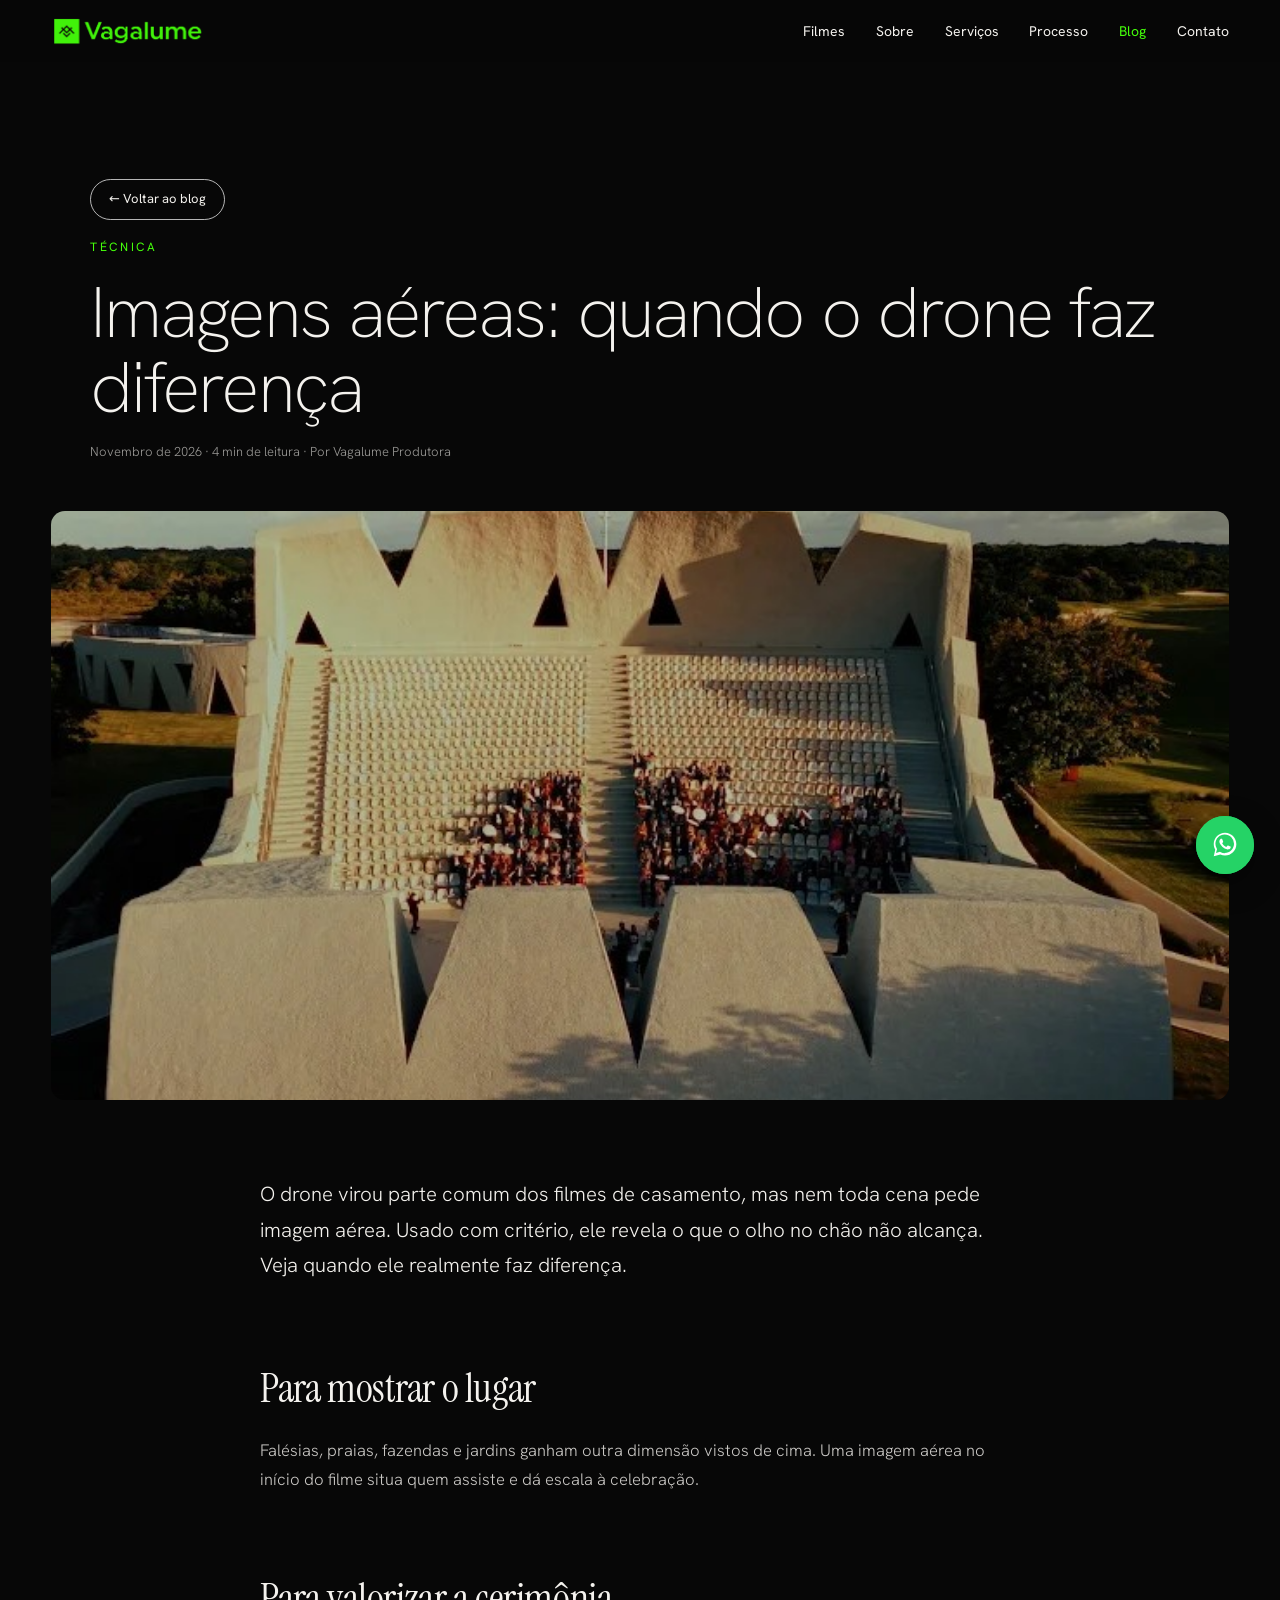
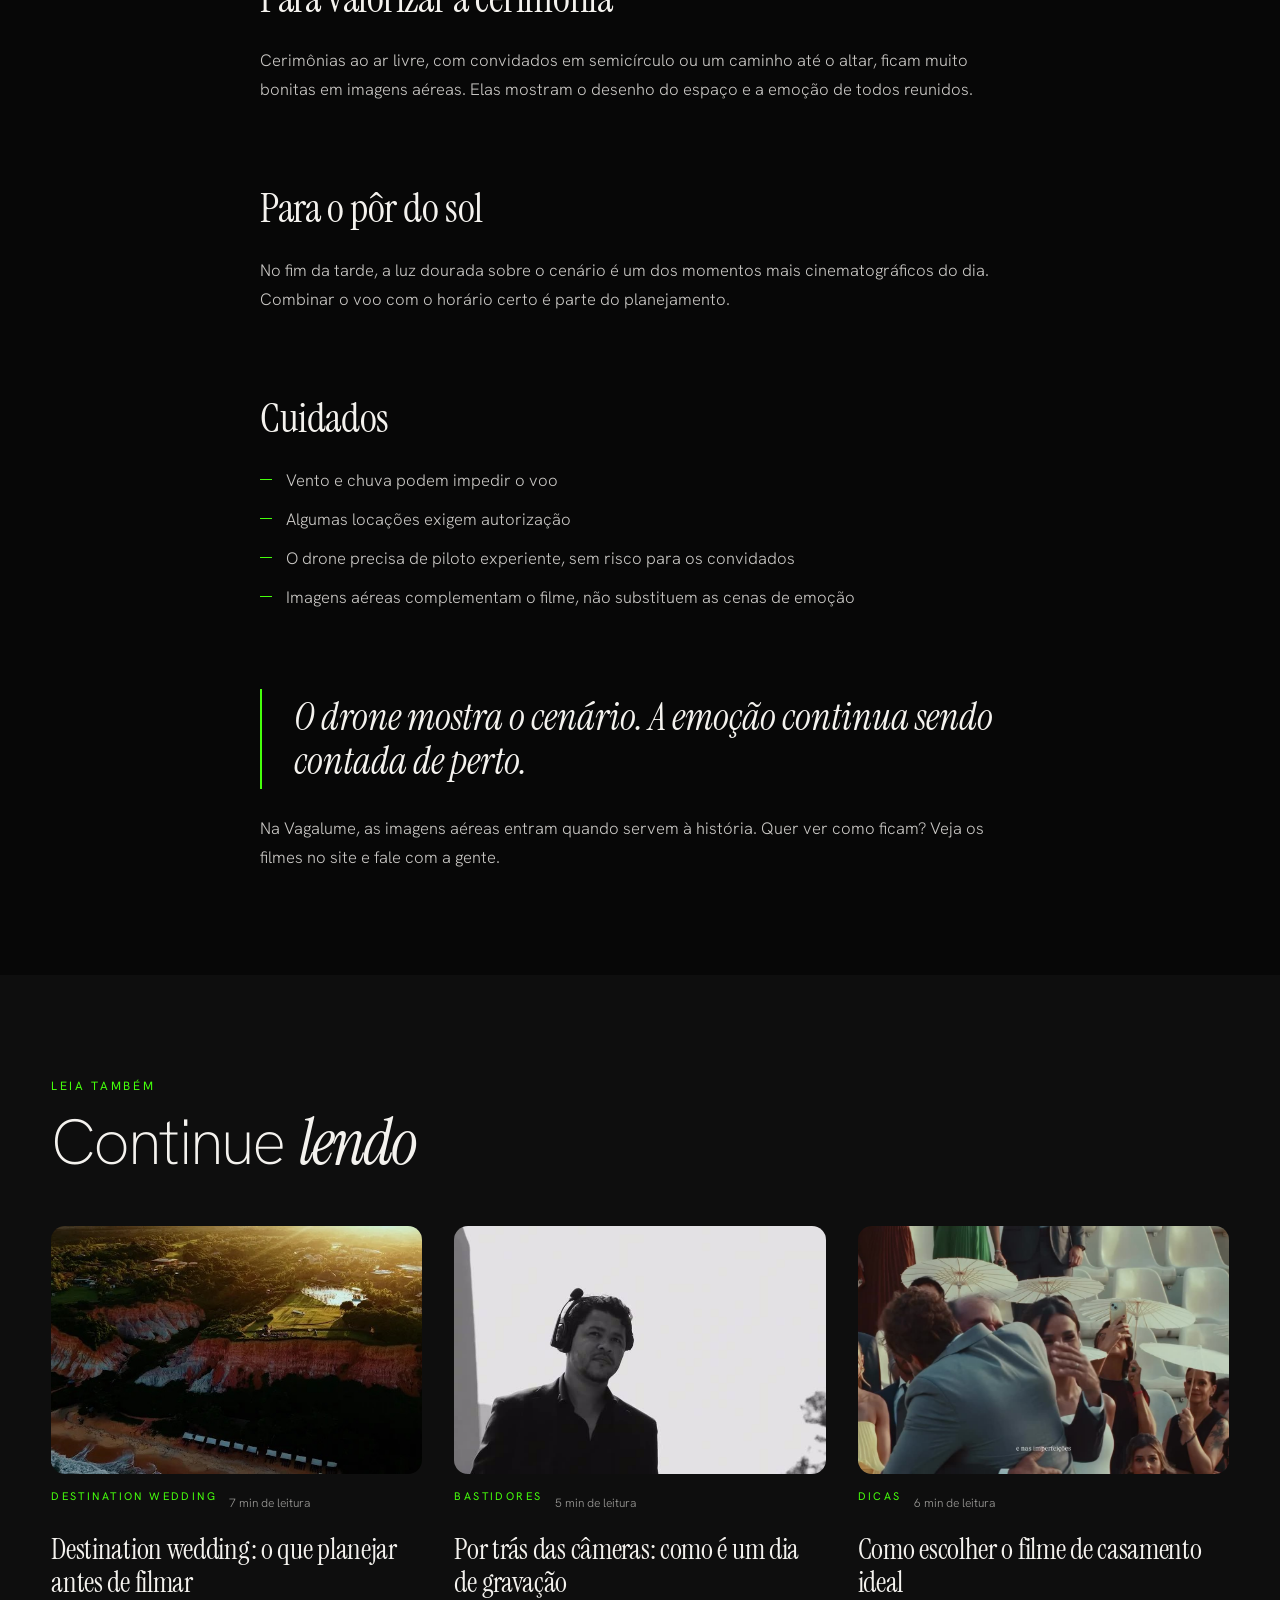
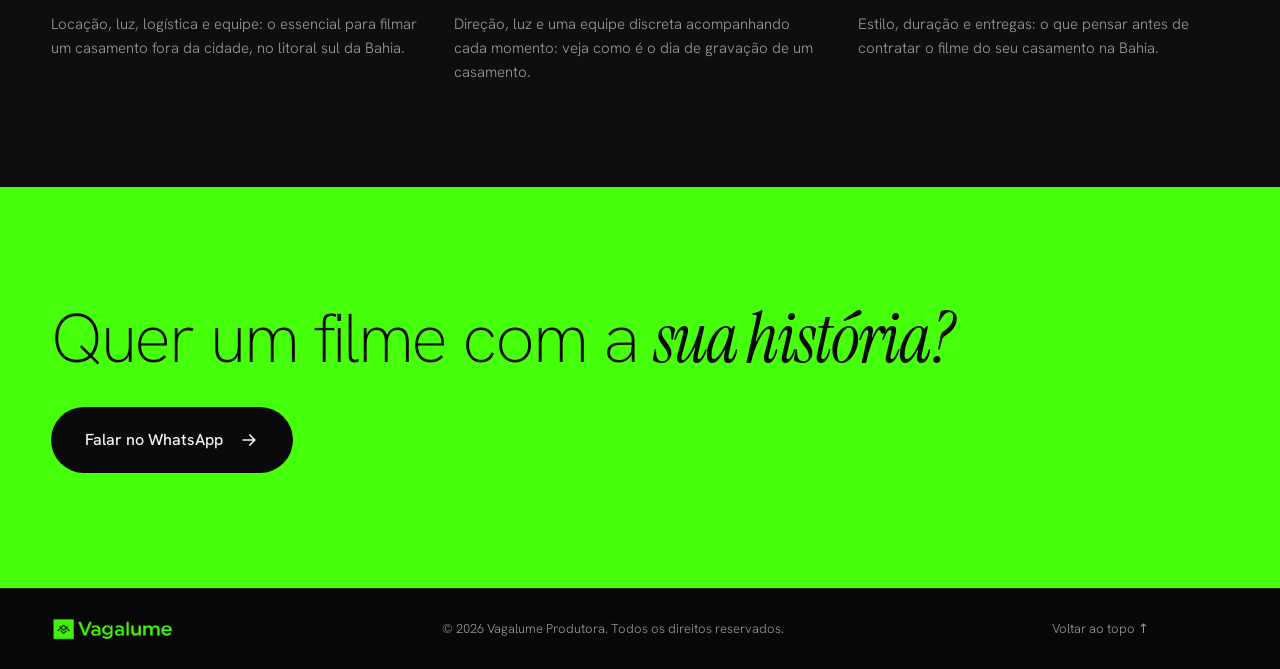
<file: blog/imagens-aereas-quando-o-drone-faz-diferenca/index.html>
<!DOCTYPE html>
<html lang="pt-BR">
<head>
<meta charset="utf-8">
<meta name="viewport" content="width=device-width, initial-scale=1">
<title>Imagens aéreas: quando o drone faz diferença | Vagalume Produtora</title>
<meta name="description" content="Escala, cenário e atmosfera: onde as imagens aéreas contam mais da história do seu casamento.">
<meta name="theme-color" content="#070707">
<link rel="canonical" href="https://vagalumeprodutora.vercel.app/blog/imagens-aereas-quando-o-drone-faz-diferenca/">
<meta property="og:title" content="Imagens aéreas: quando o drone faz diferença | Vagalume Produtora">
<meta property="og:description" content="Escala, cenário e atmosfera: onde as imagens aéreas contam mais da história do seu casamento.">
<meta property="og:type" content="article">
<meta property="og:url" content="https://vagalumeprodutora.vercel.app/blog/imagens-aereas-quando-o-drone-faz-diferenca/">
<meta property="og:image" content="https://vagalumeprodutora.vercel.app/assets/img/aerea-anfiteatro.jpg">
<meta property="og:locale" content="pt_BR">
<meta name="twitter:card" content="summary_large_image">
<link rel="icon" href="/assets/img/logo.png">
<link rel="preload" href="/assets/fonts/hanken-grotesk-latin-300-normal.woff2" as="font" type="font/woff2" crossorigin>
<link rel="stylesheet" href="/style.css">
<link rel="stylesheet" href="/blog/blog.css">
<script type="application/ld+json">{"@context":"https://schema.org","@type":"BlogPosting","headline":"Imagens aéreas: quando o drone faz diferença","description":"Escala, cenário e atmosfera: onde as imagens aéreas contam mais da história do seu casamento.","image":"https://vagalumeprodutora.vercel.app/assets/img/aerea-anfiteatro.jpg","datePublished":"2026-11-09","dateModified":"2026-11-09","inLanguage":"pt-BR","mainEntityOfPage":"https://vagalumeprodutora.vercel.app/blog/imagens-aereas-quando-o-drone-faz-diferenca/","author":{"@type":"Organization","name":"Vagalume Produtora"},"publisher":{"@type":"Organization","name":"Vagalume Produtora","logo":{"@type":"ImageObject","url":"https://vagalumeprodutora.vercel.app/assets/img/logo.png"}}}</script>
</head>
<body class="blogpage">
<header class="header is-scrolled" id="header">
  <a href="/" class="header__logo" aria-label="Vagalume Produtora, início"><img src="/assets/img/logo.png" alt="Vagalume Produtora"></a>
  <nav class="header__nav" aria-label="Principal">
    <a href="/#filmes">Filmes</a>
    <a href="/#sobre">Sobre</a>
    <a href="/#servicos">Serviços</a>
    <a href="/#processo">Processo</a>
    <a href="/blog/" aria-current="page" class="is-current">Blog</a>
    <a href="/#contato">Contato</a>
  </nav>
  <button class="burger" id="burger" aria-label="Abrir menu" aria-expanded="false"><span></span><span></span></button>
</header>
<div class="menu" id="menu">
  <button class="menu__close" id="menuClose" type="button" aria-label="Fechar menu"><span></span><span></span></button>
  <nav aria-label="Menu móvel">
    <a href="/#filmes">Filmes</a>
    <a href="/#sobre">Sobre</a>
    <a href="/#servicos">Serviços</a>
    <a href="/#processo">Processo</a>
    <a href="/blog/" aria-current="page" class="is-current">Blog</a>
    <a href="/#contato">Contato</a>
  </nav>
  <p>(73) 98136-4641<br>Eunápolis · Bahia</p>
</div>
<main>
<article class="post">
<header class="post__head">
  <a class="pill pill--sm" href="/blog/">← Voltar ao blog</a>
  <p class="eyebrow">Técnica</p>
  <h1>Imagens aéreas: quando o drone faz diferença</h1>
  <p class="post__meta"><time datetime="2026-11-09">Novembro de 2026</time> · 4 min de leitura · Por Vagalume Produtora</p>
</header>
<figure class="post__cover"><img src="/assets/img/aerea-anfiteatro.jpg" alt="Imagens aéreas: quando o drone faz diferença" width="1600" height="900"></figure>
<div class="post__body">
<p class="lead">O drone virou parte comum dos filmes de casamento, mas nem toda cena pede imagem aérea. Usado com critério, ele revela o que o olho no chão não alcança. Veja quando ele realmente faz diferença.</p>
<h2>Para mostrar o lugar</h2>
<p>Falésias, praias, fazendas e jardins ganham outra dimensão vistos de cima. Uma imagem aérea no início do filme situa quem assiste e dá escala à celebração.</p>
<h2>Para valorizar a cerimônia</h2>
<p>Cerimônias ao ar livre, com convidados em semicírculo ou um caminho até o altar, ficam muito bonitas em imagens aéreas. Elas mostram o desenho do espaço e a emoção de todos reunidos.</p>
<h2>Para o pôr do sol</h2>
<p>No fim da tarde, a luz dourada sobre o cenário é um dos momentos mais cinematográficos do dia. Combinar o voo com o horário certo é parte do planejamento.</p>
<h2>Cuidados</h2>
<ul><li>Vento e chuva podem impedir o voo</li><li>Algumas locações exigem autorização</li><li>O drone precisa de piloto experiente, sem risco para os convidados</li><li>Imagens aéreas complementam o filme, não substituem as cenas de emoção</li></ul>
<blockquote>O drone mostra o cenário. A emoção continua sendo contada de perto.</blockquote>
<p>Na Vagalume, as imagens aéreas entram quando servem à história. Quer ver como ficam? Veja os filmes no site e fale com a gente.</p>
</div>
</article>
<section class="related">
  <p class="eyebrow">Leia também</p>
  <h2>Continue <em>lendo</em></h2>
  <div class="bgrid">
<a class="bcard" href="/blog/destination-wedding-o-que-planejar-antes-de-filmar/" data-cat="Destination wedding">
  <div class="bcard__img"><img src="/assets/img/aerea-falesias.jpg" alt="Destination wedding: o que planejar antes de filmar" loading="lazy" width="1200" height="800"></div>
  <div class="bcard__meta"><span class="eyebrow">Destination wedding</span><span>7 min de leitura</span></div>
  <h3>Destination wedding: o que planejar antes de filmar</h3>
  <p>Locação, luz, logística e equipe: o essencial para filmar um casamento fora da cidade, no litoral sul da Bahia.</p>
</a>
<a class="bcard" href="/blog/por-tras-das-cameras-como-e-um-dia-de-gravacao/" data-cat="Bastidores">
  <div class="bcard__img"><img src="/assets/img/poster-bastidores.jpg" alt="Por trás das câmeras: como é um dia de gravação" loading="lazy" width="1200" height="800"></div>
  <div class="bcard__meta"><span class="eyebrow">Bastidores</span><span>5 min de leitura</span></div>
  <h3>Por trás das câmeras: como é um dia de gravação</h3>
  <p>Direção, luz e uma equipe discreta acompanhando cada momento: veja como é o dia de gravação de um casamento.</p>
</a>
<a class="bcard" href="/blog/como-escolher-o-filme-de-casamento-ideal/" data-cat="Dicas">
  <div class="bcard__img"><img src="/assets/img/poster-casamento.jpg" alt="Como escolher o filme de casamento ideal" loading="lazy" width="1200" height="800"></div>
  <div class="bcard__meta"><span class="eyebrow">Dicas</span><span>6 min de leitura</span></div>
  <h3>Como escolher o filme de casamento ideal</h3>
  <p>Estilo, duração e entregas: o que pensar antes de contratar o filme do seu casamento na Bahia.</p>
</a>
  </div>
</section>
<section class="blogcta">
  <h2>Quer um filme com a <em>sua história?</em></h2>
  <a class="btn" href="https://wa.me/5573981364641?text=Ol%C3%A1!%20Vim%20pelo%20blog%20da%20Vagalume%20Produtora%20e%20gostaria%20de%20saber%20mais%20sobre%20o%20filme%20de%20casamento." target="_blank" rel="noopener"><span>Falar no WhatsApp</span><svg viewBox="0 0 24 24" aria-hidden="true"><path d="M5 12h14M13 6l6 6-6 6" fill="none" stroke="currentColor" stroke-width="2" stroke-linecap="round" stroke-linejoin="round"/></svg></a>
</section>
</main>
<footer class="footer">
  <img src="/assets/img/logo.png" alt="Vagalume Produtora">
  <p>© <span id="year">2026</span> Vagalume Produtora. Todos os direitos reservados.</p>
  <a href="#header">Voltar ao topo ↑</a>
</footer>
<a class="wa" href="https://wa.me/5573981364641?text=Ol%C3%A1!%20Vim%20pelo%20blog%20da%20Vagalume%20Produtora." target="_blank" rel="noopener" aria-label="Falar no WhatsApp"><svg viewBox="0 0 32 32" aria-hidden="true"><path fill="currentColor" d="M16.04 3C9.4 3 4 8.4 4 15.04c0 2.12.55 4.18 1.6 6L4 28l7.1-1.86a12 12 0 0 0 4.94 1.05h.01c6.64 0 12.04-5.4 12.04-12.04C28.1 8.5 22.7 3 16.04 3zm0 21.9h-.01a9.9 9.9 0 0 1-5.04-1.38l-.36-.21-4.21 1.1 1.12-4.1-.24-.38a9.9 9.9 0 0 1-1.52-5.27c0-5.47 4.45-9.92 9.93-9.92 2.65 0 5.14 1.03 7.02 2.91a9.86 9.86 0 0 1 2.9 7.02c0 5.47-4.45 9.93-9.9 9.93zm5.44-7.43c-.3-.15-1.76-.87-2.03-.97-.27-.1-.47-.15-.67.15-.2.3-.77.97-.94 1.17-.17.2-.35.22-.65.07-.3-.15-1.26-.46-2.4-1.48-.89-.79-1.49-1.77-1.66-2.07-.17-.3-.02-.46.13-.61.14-.13.3-.35.45-.52.15-.17.2-.3.3-.5.1-.2.05-.37-.02-.52-.08-.15-.67-1.62-.92-2.22-.24-.58-.49-.5-.67-.51h-.57c-.2 0-.52.07-.8.37-.27.3-1.04 1.02-1.04 2.48 0 1.46 1.07 2.88 1.22 3.08.15.2 2.1 3.2 5.08 4.49.71.31 1.26.49 1.7.63.71.23 1.36.2 1.88.12.57-.08 1.76-.72 2.01-1.41.25-.7.25-1.29.17-1.41-.07-.12-.27-.2-.57-.35z"/></svg></a>
<script src="/blog/blog.js"></script>
</body>
</html>
</file>
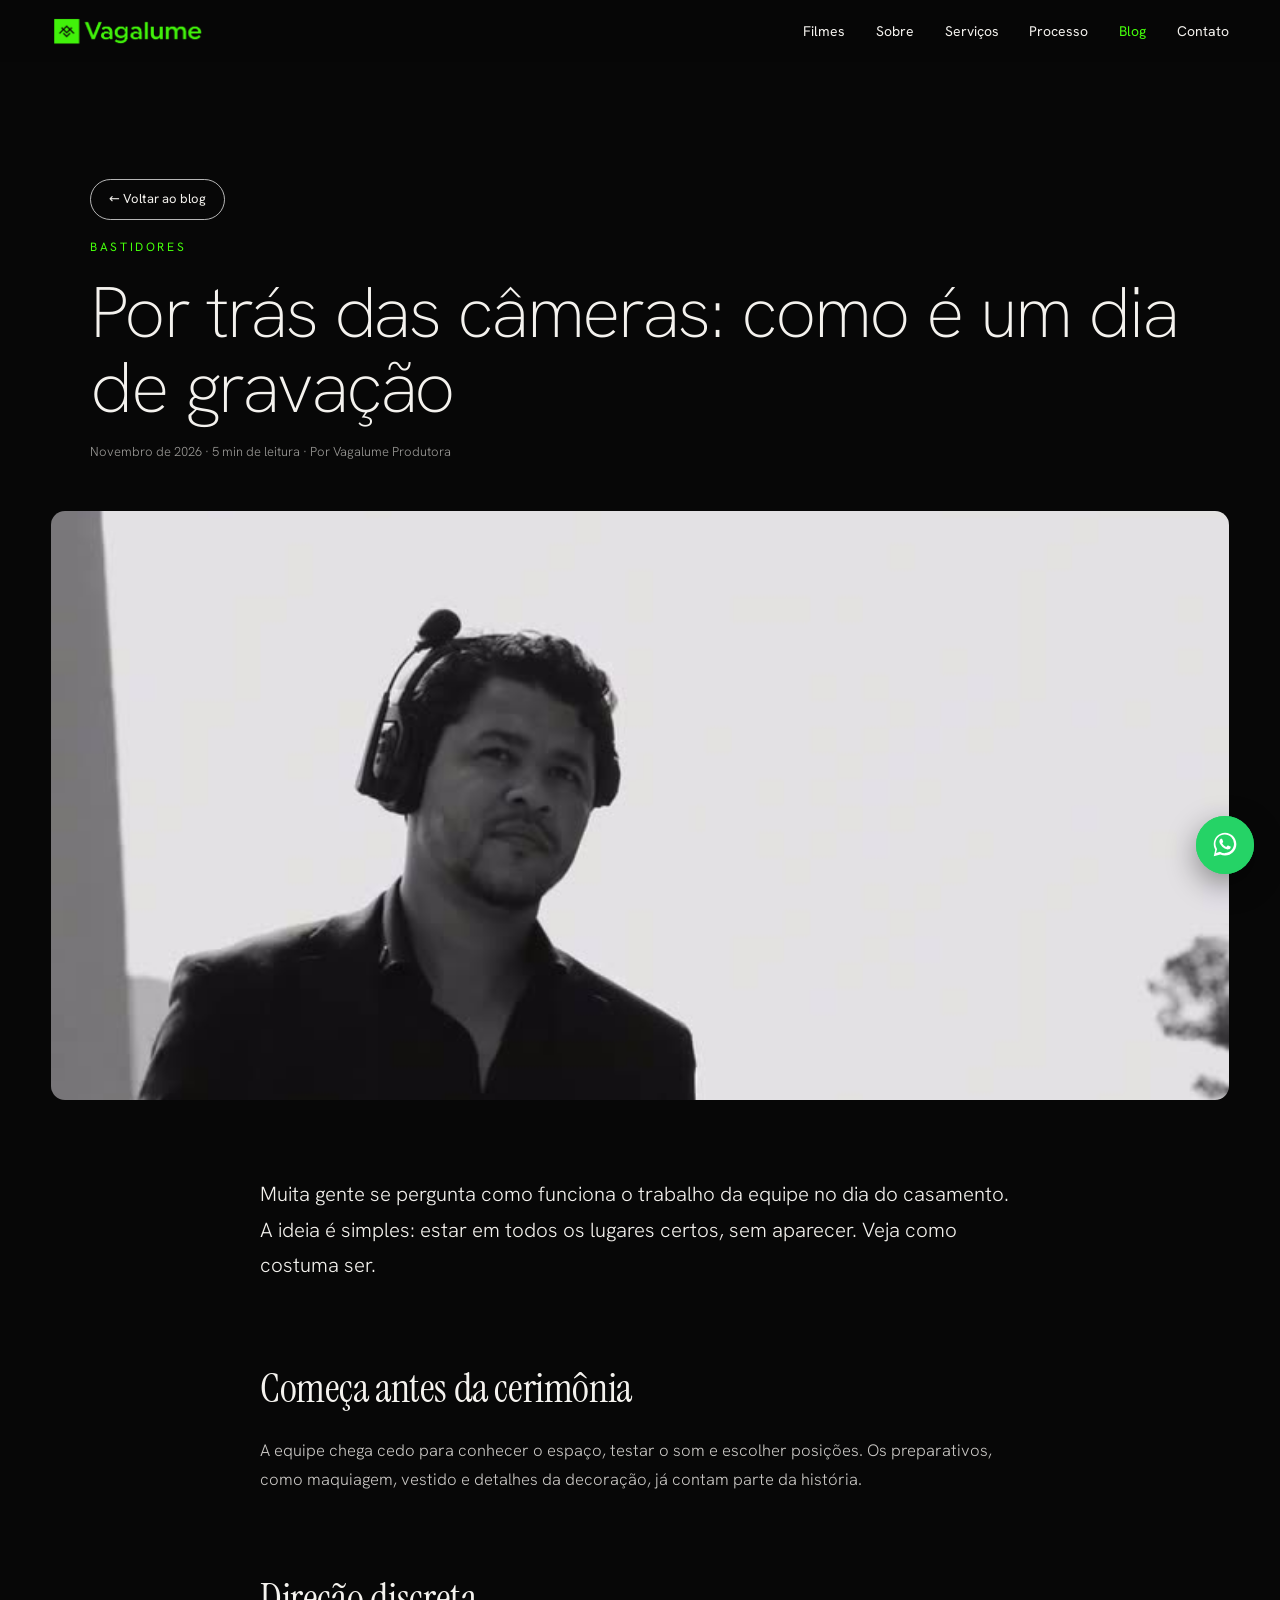
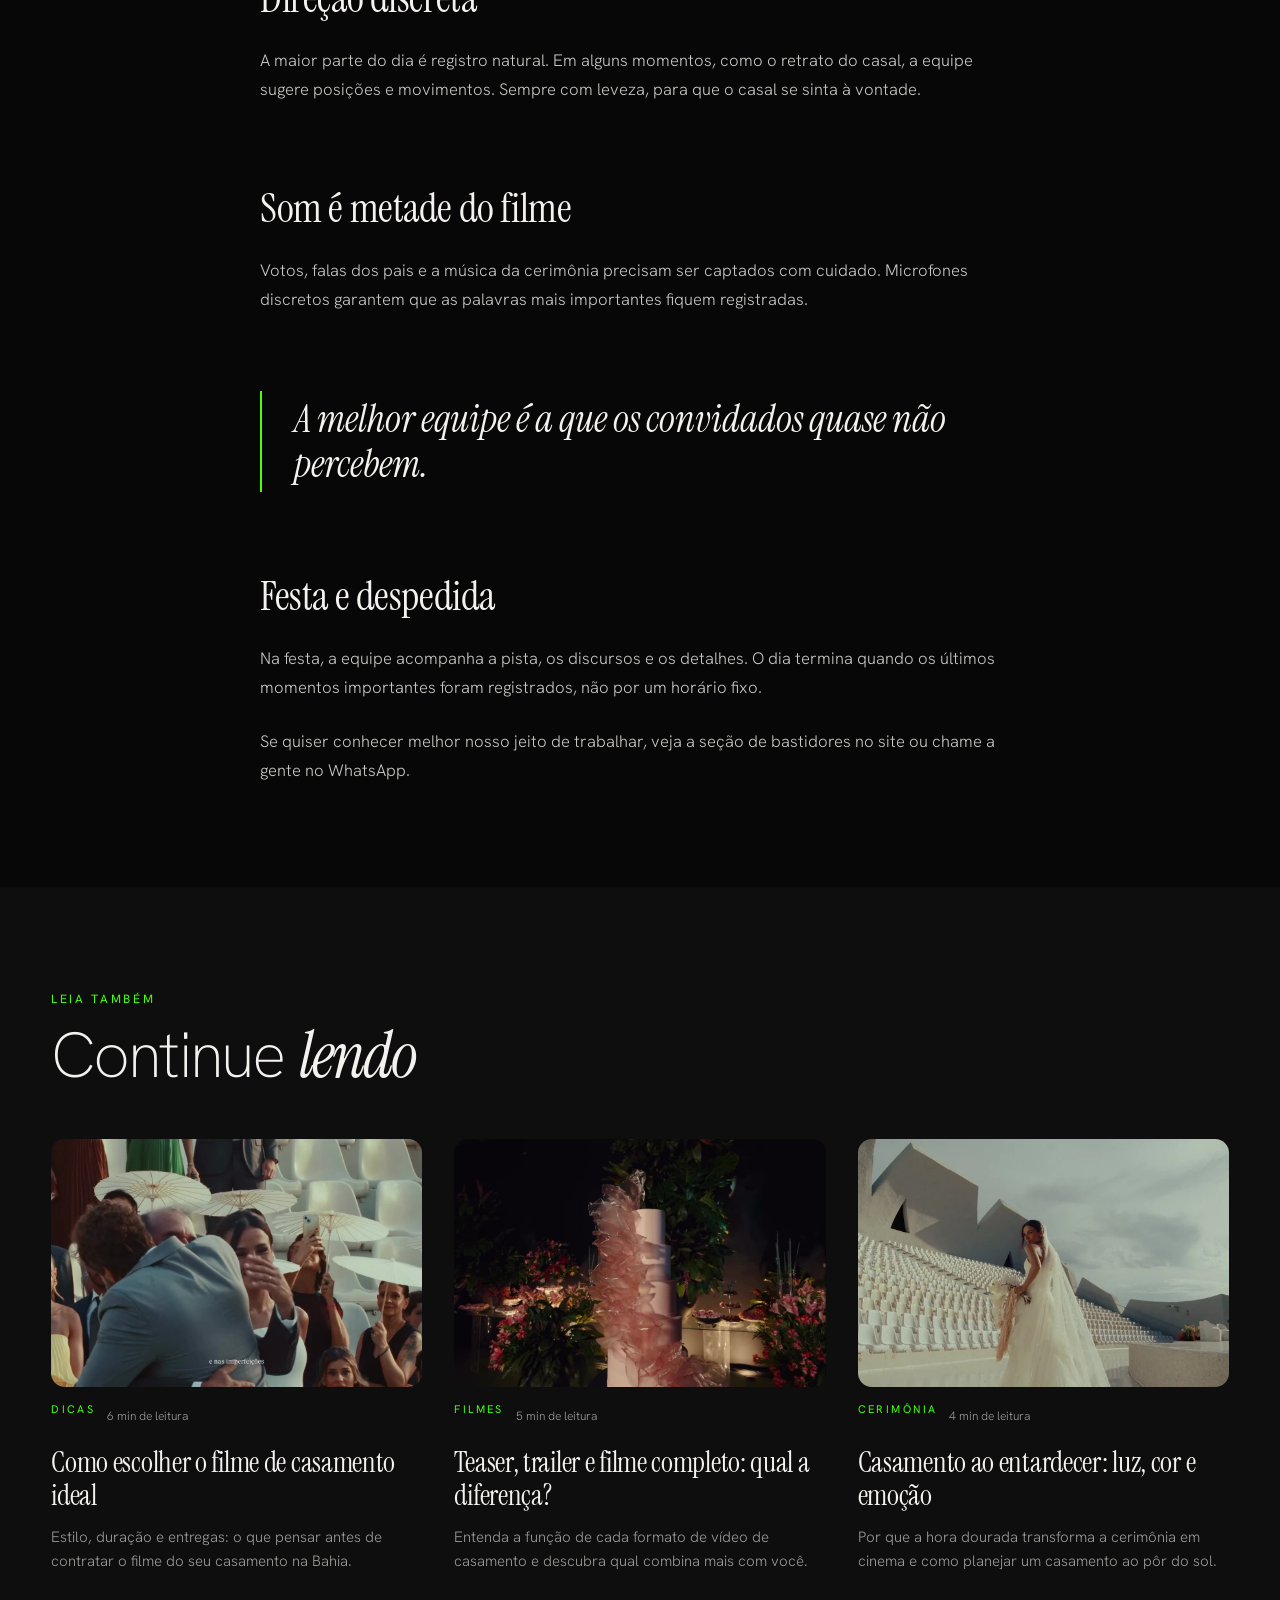
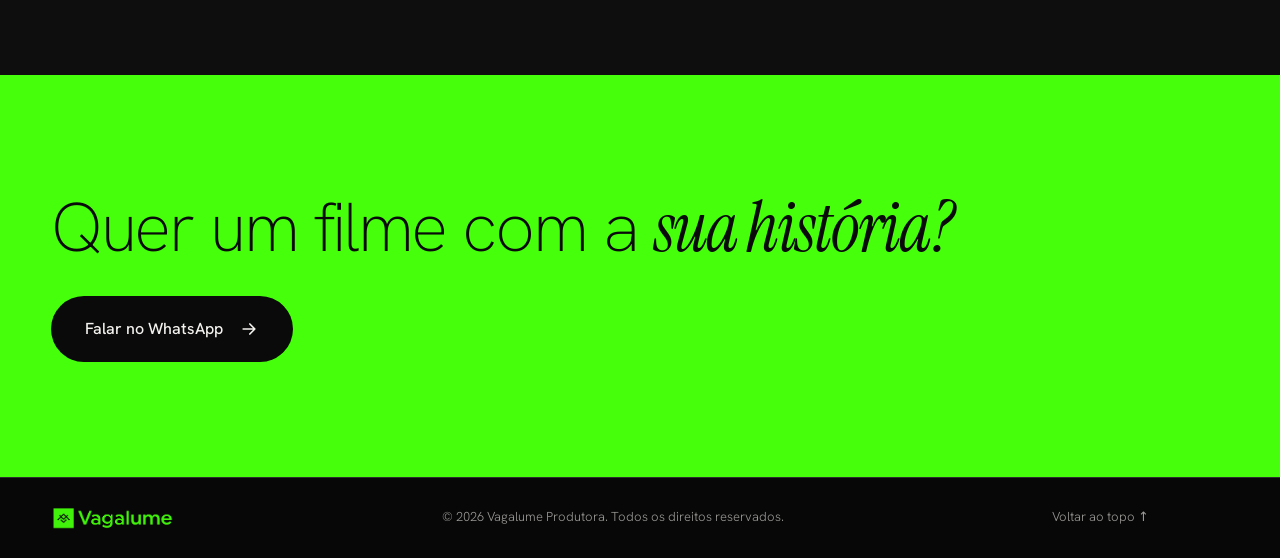
<file: blog/por-tras-das-cameras-como-e-um-dia-de-gravacao/index.html>
<!DOCTYPE html>
<html lang="pt-BR">
<head>
<meta charset="utf-8">
<meta name="viewport" content="width=device-width, initial-scale=1">
<title>Por trás das câmeras: como é um dia de gravação | Vagalume Produtora</title>
<meta name="description" content="Direção, luz e uma equipe discreta acompanhando cada momento: veja como é o dia de gravação de um casamento.">
<meta name="theme-color" content="#070707">
<link rel="canonical" href="https://vagalumeprodutora.vercel.app/blog/por-tras-das-cameras-como-e-um-dia-de-gravacao/">
<meta property="og:title" content="Por trás das câmeras: como é um dia de gravação | Vagalume Produtora">
<meta property="og:description" content="Direção, luz e uma equipe discreta acompanhando cada momento: veja como é o dia de gravação de um casamento.">
<meta property="og:type" content="article">
<meta property="og:url" content="https://vagalumeprodutora.vercel.app/blog/por-tras-das-cameras-como-e-um-dia-de-gravacao/">
<meta property="og:image" content="https://vagalumeprodutora.vercel.app/assets/img/poster-bastidores.jpg">
<meta property="og:locale" content="pt_BR">
<meta name="twitter:card" content="summary_large_image">
<link rel="icon" href="/assets/img/logo.png">
<link rel="preload" href="/assets/fonts/hanken-grotesk-latin-300-normal.woff2" as="font" type="font/woff2" crossorigin>
<link rel="stylesheet" href="/style.css">
<link rel="stylesheet" href="/blog/blog.css">
<script type="application/ld+json">{"@context":"https://schema.org","@type":"BlogPosting","headline":"Por trás das câmeras: como é um dia de gravação","description":"Direção, luz e uma equipe discreta acompanhando cada momento: veja como é o dia de gravação de um casamento.","image":"https://vagalumeprodutora.vercel.app/assets/img/poster-bastidores.jpg","datePublished":"2026-11-09","dateModified":"2026-11-09","inLanguage":"pt-BR","mainEntityOfPage":"https://vagalumeprodutora.vercel.app/blog/por-tras-das-cameras-como-e-um-dia-de-gravacao/","author":{"@type":"Organization","name":"Vagalume Produtora"},"publisher":{"@type":"Organization","name":"Vagalume Produtora","logo":{"@type":"ImageObject","url":"https://vagalumeprodutora.vercel.app/assets/img/logo.png"}}}</script>
</head>
<body class="blogpage">
<header class="header is-scrolled" id="header">
  <a href="/" class="header__logo" aria-label="Vagalume Produtora, início"><img src="/assets/img/logo.png" alt="Vagalume Produtora"></a>
  <nav class="header__nav" aria-label="Principal">
    <a href="/#filmes">Filmes</a>
    <a href="/#sobre">Sobre</a>
    <a href="/#servicos">Serviços</a>
    <a href="/#processo">Processo</a>
    <a href="/blog/" aria-current="page" class="is-current">Blog</a>
    <a href="/#contato">Contato</a>
  </nav>
  <button class="burger" id="burger" aria-label="Abrir menu" aria-expanded="false"><span></span><span></span></button>
</header>
<div class="menu" id="menu">
  <button class="menu__close" id="menuClose" type="button" aria-label="Fechar menu"><span></span><span></span></button>
  <nav aria-label="Menu móvel">
    <a href="/#filmes">Filmes</a>
    <a href="/#sobre">Sobre</a>
    <a href="/#servicos">Serviços</a>
    <a href="/#processo">Processo</a>
    <a href="/blog/" aria-current="page" class="is-current">Blog</a>
    <a href="/#contato">Contato</a>
  </nav>
  <p>(73) 98136-4641<br>Eunápolis · Bahia</p>
</div>
<main>
<article class="post">
<header class="post__head">
  <a class="pill pill--sm" href="/blog/">← Voltar ao blog</a>
  <p class="eyebrow">Bastidores</p>
  <h1>Por trás das câmeras: como é um dia de gravação</h1>
  <p class="post__meta"><time datetime="2026-11-09">Novembro de 2026</time> · 5 min de leitura · Por Vagalume Produtora</p>
</header>
<figure class="post__cover"><img src="/assets/img/poster-bastidores.jpg" alt="Por trás das câmeras: como é um dia de gravação" width="1600" height="900"></figure>
<div class="post__body">
<p class="lead">Muita gente se pergunta como funciona o trabalho da equipe no dia do casamento. A ideia é simples: estar em todos os lugares certos, sem aparecer. Veja como costuma ser.</p>
<h2>Começa antes da cerimônia</h2>
<p>A equipe chega cedo para conhecer o espaço, testar o som e escolher posições. Os preparativos, como maquiagem, vestido e detalhes da decoração, já contam parte da história.</p>
<h2>Direção discreta</h2>
<p>A maior parte do dia é registro natural. Em alguns momentos, como o retrato do casal, a equipe sugere posições e movimentos. Sempre com leveza, para que o casal se sinta à vontade.</p>
<h2>Som é metade do filme</h2>
<p>Votos, falas dos pais e a música da cerimônia precisam ser captados com cuidado. Microfones discretos garantem que as palavras mais importantes fiquem registradas.</p>
<blockquote>A melhor equipe é a que os convidados quase não percebem.</blockquote>
<h2>Festa e despedida</h2>
<p>Na festa, a equipe acompanha a pista, os discursos e os detalhes. O dia termina quando os últimos momentos importantes foram registrados, não por um horário fixo.</p>
<p>Se quiser conhecer melhor nosso jeito de trabalhar, veja a seção de bastidores no site ou chame a gente no WhatsApp.</p>
</div>
</article>
<section class="related">
  <p class="eyebrow">Leia também</p>
  <h2>Continue <em>lendo</em></h2>
  <div class="bgrid">
<a class="bcard" href="/blog/como-escolher-o-filme-de-casamento-ideal/" data-cat="Dicas">
  <div class="bcard__img"><img src="/assets/img/poster-casamento.jpg" alt="Como escolher o filme de casamento ideal" loading="lazy" width="1200" height="800"></div>
  <div class="bcard__meta"><span class="eyebrow">Dicas</span><span>6 min de leitura</span></div>
  <h3>Como escolher o filme de casamento ideal</h3>
  <p>Estilo, duração e entregas: o que pensar antes de contratar o filme do seu casamento na Bahia.</p>
</a>
<a class="bcard" href="/blog/teaser-trailer-e-filme-completo/" data-cat="Filmes">
  <div class="bcard__img"><img src="/assets/img/poster-celebracao.jpg" alt="Teaser, trailer e filme completo: qual a diferença?" loading="lazy" width="1200" height="800"></div>
  <div class="bcard__meta"><span class="eyebrow">Filmes</span><span>5 min de leitura</span></div>
  <h3>Teaser, trailer e filme completo: qual a diferença?</h3>
  <p>Entenda a função de cada formato de vídeo de casamento e descubra qual combina mais com você.</p>
</a>
<a class="bcard" href="/blog/casamento-ao-entardecer-luz-cor-e-emocao/" data-cat="Cerimônia">
  <div class="bcard__img"><img src="/assets/img/noiva-anfiteatro.jpg" alt="Casamento ao entardecer: luz, cor e emoção" loading="lazy" width="1200" height="800"></div>
  <div class="bcard__meta"><span class="eyebrow">Cerimônia</span><span>4 min de leitura</span></div>
  <h3>Casamento ao entardecer: luz, cor e emoção</h3>
  <p>Por que a hora dourada transforma a cerimônia em cinema e como planejar um casamento ao pôr do sol.</p>
</a>
  </div>
</section>
<section class="blogcta">
  <h2>Quer um filme com a <em>sua história?</em></h2>
  <a class="btn" href="https://wa.me/5573981364641?text=Ol%C3%A1!%20Vim%20pelo%20blog%20da%20Vagalume%20Produtora%20e%20gostaria%20de%20saber%20mais%20sobre%20o%20filme%20de%20casamento." target="_blank" rel="noopener"><span>Falar no WhatsApp</span><svg viewBox="0 0 24 24" aria-hidden="true"><path d="M5 12h14M13 6l6 6-6 6" fill="none" stroke="currentColor" stroke-width="2" stroke-linecap="round" stroke-linejoin="round"/></svg></a>
</section>
</main>
<footer class="footer">
  <img src="/assets/img/logo.png" alt="Vagalume Produtora">
  <p>© <span id="year">2026</span> Vagalume Produtora. Todos os direitos reservados.</p>
  <a href="#header">Voltar ao topo ↑</a>
</footer>
<a class="wa" href="https://wa.me/5573981364641?text=Ol%C3%A1!%20Vim%20pelo%20blog%20da%20Vagalume%20Produtora." target="_blank" rel="noopener" aria-label="Falar no WhatsApp"><svg viewBox="0 0 32 32" aria-hidden="true"><path fill="currentColor" d="M16.04 3C9.4 3 4 8.4 4 15.04c0 2.12.55 4.18 1.6 6L4 28l7.1-1.86a12 12 0 0 0 4.94 1.05h.01c6.64 0 12.04-5.4 12.04-12.04C28.1 8.5 22.7 3 16.04 3zm0 21.9h-.01a9.9 9.9 0 0 1-5.04-1.38l-.36-.21-4.21 1.1 1.12-4.1-.24-.38a9.9 9.9 0 0 1-1.52-5.27c0-5.47 4.45-9.92 9.93-9.92 2.65 0 5.14 1.03 7.02 2.91a9.86 9.86 0 0 1 2.9 7.02c0 5.47-4.45 9.93-9.9 9.93zm5.44-7.43c-.3-.15-1.76-.87-2.03-.97-.27-.1-.47-.15-.67.15-.2.3-.77.97-.94 1.17-.17.2-.35.22-.65.07-.3-.15-1.26-.46-2.4-1.48-.89-.79-1.49-1.77-1.66-2.07-.17-.3-.02-.46.13-.61.14-.13.3-.35.45-.52.15-.17.2-.3.3-.5.1-.2.05-.37-.02-.52-.08-.15-.67-1.62-.92-2.22-.24-.58-.49-.5-.67-.51h-.57c-.2 0-.52.07-.8.37-.27.3-1.04 1.02-1.04 2.48 0 1.46 1.07 2.88 1.22 3.08.15.2 2.1 3.2 5.08 4.49.71.31 1.26.49 1.7.63.71.23 1.36.2 1.88.12.57-.08 1.76-.72 2.01-1.41.25-.7.25-1.29.17-1.41-.07-.12-.27-.2-.57-.35z"/></svg></a>
<script src="/blog/blog.js"></script>
</body>
</html>
</file>
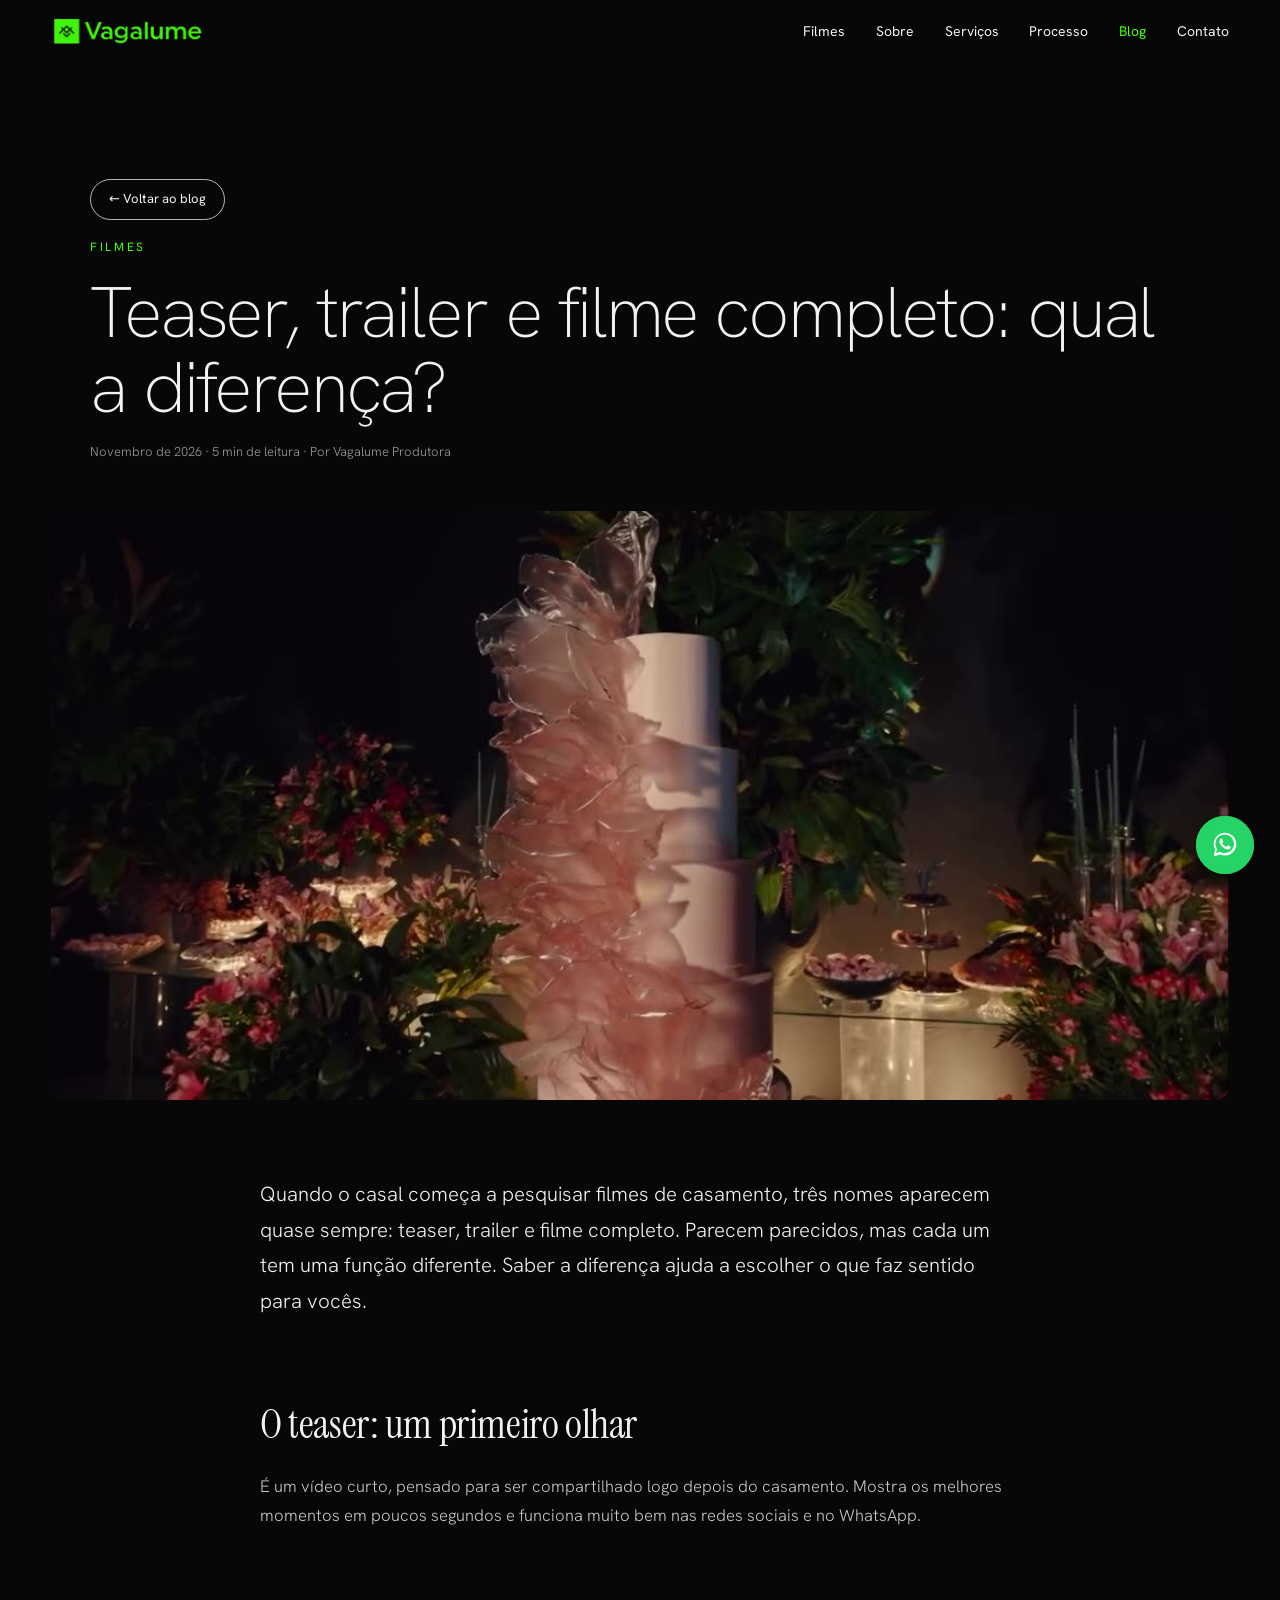
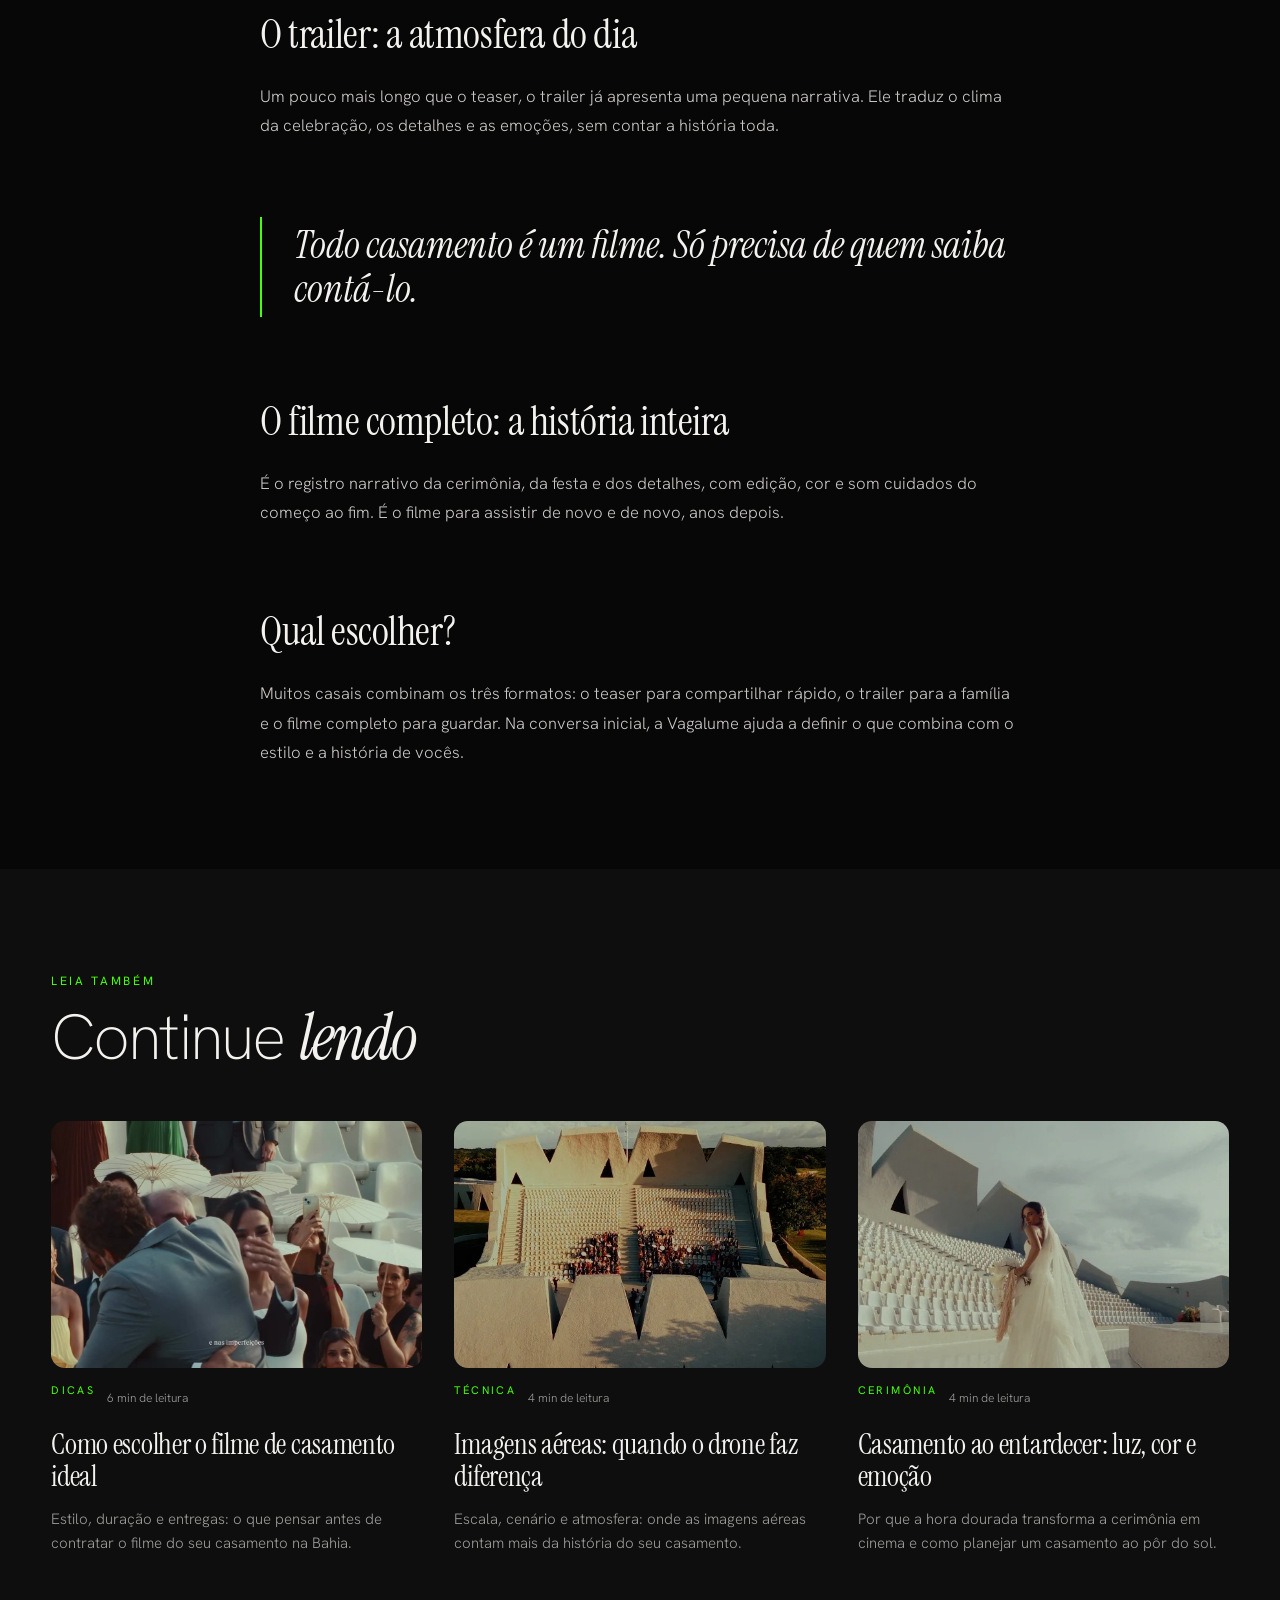
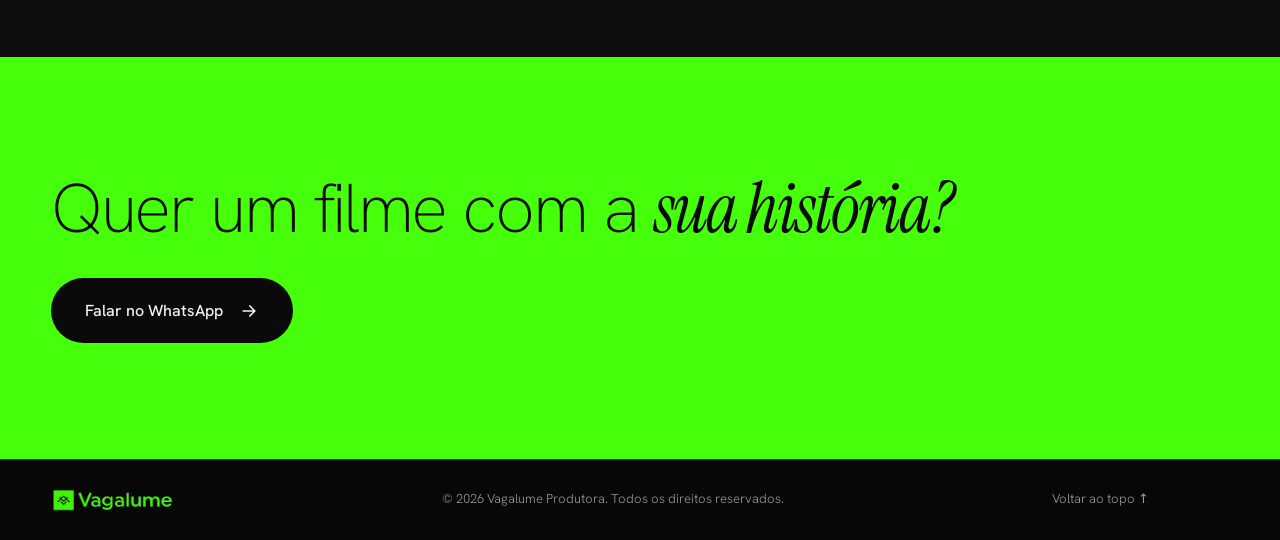
<file: blog/teaser-trailer-e-filme-completo/index.html>
<!DOCTYPE html>
<html lang="pt-BR">
<head>
<meta charset="utf-8">
<meta name="viewport" content="width=device-width, initial-scale=1">
<title>Teaser, trailer e filme completo: qual a diferença? | Vagalume Produtora</title>
<meta name="description" content="Entenda a função de cada formato de vídeo de casamento e descubra qual combina mais com você.">
<meta name="theme-color" content="#070707">
<link rel="canonical" href="https://vagalumeprodutora.vercel.app/blog/teaser-trailer-e-filme-completo/">
<meta property="og:title" content="Teaser, trailer e filme completo: qual a diferença? | Vagalume Produtora">
<meta property="og:description" content="Entenda a função de cada formato de vídeo de casamento e descubra qual combina mais com você.">
<meta property="og:type" content="article">
<meta property="og:url" content="https://vagalumeprodutora.vercel.app/blog/teaser-trailer-e-filme-completo/">
<meta property="og:image" content="https://vagalumeprodutora.vercel.app/assets/img/poster-celebracao.jpg">
<meta property="og:locale" content="pt_BR">
<meta name="twitter:card" content="summary_large_image">
<link rel="icon" href="/assets/img/logo.png">
<link rel="preload" href="/assets/fonts/hanken-grotesk-latin-300-normal.woff2" as="font" type="font/woff2" crossorigin>
<link rel="stylesheet" href="/style.css">
<link rel="stylesheet" href="/blog/blog.css">
<script type="application/ld+json">{"@context":"https://schema.org","@type":"BlogPosting","headline":"Teaser, trailer e filme completo: qual a diferença?","description":"Entenda a função de cada formato de vídeo de casamento e descubra qual combina mais com você.","image":"https://vagalumeprodutora.vercel.app/assets/img/poster-celebracao.jpg","datePublished":"2026-11-09","dateModified":"2026-11-09","inLanguage":"pt-BR","mainEntityOfPage":"https://vagalumeprodutora.vercel.app/blog/teaser-trailer-e-filme-completo/","author":{"@type":"Organization","name":"Vagalume Produtora"},"publisher":{"@type":"Organization","name":"Vagalume Produtora","logo":{"@type":"ImageObject","url":"https://vagalumeprodutora.vercel.app/assets/img/logo.png"}}}</script>
</head>
<body class="blogpage">
<header class="header is-scrolled" id="header">
  <a href="/" class="header__logo" aria-label="Vagalume Produtora, início"><img src="/assets/img/logo.png" alt="Vagalume Produtora"></a>
  <nav class="header__nav" aria-label="Principal">
    <a href="/#filmes">Filmes</a>
    <a href="/#sobre">Sobre</a>
    <a href="/#servicos">Serviços</a>
    <a href="/#processo">Processo</a>
    <a href="/blog/" aria-current="page" class="is-current">Blog</a>
    <a href="/#contato">Contato</a>
  </nav>
  <button class="burger" id="burger" aria-label="Abrir menu" aria-expanded="false"><span></span><span></span></button>
</header>
<div class="menu" id="menu">
  <button class="menu__close" id="menuClose" type="button" aria-label="Fechar menu"><span></span><span></span></button>
  <nav aria-label="Menu móvel">
    <a href="/#filmes">Filmes</a>
    <a href="/#sobre">Sobre</a>
    <a href="/#servicos">Serviços</a>
    <a href="/#processo">Processo</a>
    <a href="/blog/" aria-current="page" class="is-current">Blog</a>
    <a href="/#contato">Contato</a>
  </nav>
  <p>(73) 98136-4641<br>Eunápolis · Bahia</p>
</div>
<main>
<article class="post">
<header class="post__head">
  <a class="pill pill--sm" href="/blog/">← Voltar ao blog</a>
  <p class="eyebrow">Filmes</p>
  <h1>Teaser, trailer e filme completo: qual a diferença?</h1>
  <p class="post__meta"><time datetime="2026-11-09">Novembro de 2026</time> · 5 min de leitura · Por Vagalume Produtora</p>
</header>
<figure class="post__cover"><img src="/assets/img/poster-celebracao.jpg" alt="Teaser, trailer e filme completo: qual a diferença?" width="1600" height="900"></figure>
<div class="post__body">
<p class="lead">Quando o casal começa a pesquisar filmes de casamento, três nomes aparecem quase sempre: teaser, trailer e filme completo. Parecem parecidos, mas cada um tem uma função diferente. Saber a diferença ajuda a escolher o que faz sentido para vocês.</p>
<h2>O teaser: um primeiro olhar</h2>
<p>É um vídeo curto, pensado para ser compartilhado logo depois do casamento. Mostra os melhores momentos em poucos segundos e funciona muito bem nas redes sociais e no WhatsApp.</p>
<h2>O trailer: a atmosfera do dia</h2>
<p>Um pouco mais longo que o teaser, o trailer já apresenta uma pequena narrativa. Ele traduz o clima da celebração, os detalhes e as emoções, sem contar a história toda.</p>
<blockquote>Todo casamento é um filme. Só precisa de quem saiba contá-lo.</blockquote>
<h2>O filme completo: a história inteira</h2>
<p>É o registro narrativo da cerimônia, da festa e dos detalhes, com edição, cor e som cuidados do começo ao fim. É o filme para assistir de novo e de novo, anos depois.</p>
<h2>Qual escolher?</h2>
<p>Muitos casais combinam os três formatos: o teaser para compartilhar rápido, o trailer para a família e o filme completo para guardar. Na conversa inicial, a Vagalume ajuda a definir o que combina com o estilo e a história de vocês.</p>
</div>
</article>
<section class="related">
  <p class="eyebrow">Leia também</p>
  <h2>Continue <em>lendo</em></h2>
  <div class="bgrid">
<a class="bcard" href="/blog/como-escolher-o-filme-de-casamento-ideal/" data-cat="Dicas">
  <div class="bcard__img"><img src="/assets/img/poster-casamento.jpg" alt="Como escolher o filme de casamento ideal" loading="lazy" width="1200" height="800"></div>
  <div class="bcard__meta"><span class="eyebrow">Dicas</span><span>6 min de leitura</span></div>
  <h3>Como escolher o filme de casamento ideal</h3>
  <p>Estilo, duração e entregas: o que pensar antes de contratar o filme do seu casamento na Bahia.</p>
</a>
<a class="bcard" href="/blog/imagens-aereas-quando-o-drone-faz-diferenca/" data-cat="Técnica">
  <div class="bcard__img"><img src="/assets/img/aerea-anfiteatro.jpg" alt="Imagens aéreas: quando o drone faz diferença" loading="lazy" width="1200" height="800"></div>
  <div class="bcard__meta"><span class="eyebrow">Técnica</span><span>4 min de leitura</span></div>
  <h3>Imagens aéreas: quando o drone faz diferença</h3>
  <p>Escala, cenário e atmosfera: onde as imagens aéreas contam mais da história do seu casamento.</p>
</a>
<a class="bcard" href="/blog/casamento-ao-entardecer-luz-cor-e-emocao/" data-cat="Cerimônia">
  <div class="bcard__img"><img src="/assets/img/noiva-anfiteatro.jpg" alt="Casamento ao entardecer: luz, cor e emoção" loading="lazy" width="1200" height="800"></div>
  <div class="bcard__meta"><span class="eyebrow">Cerimônia</span><span>4 min de leitura</span></div>
  <h3>Casamento ao entardecer: luz, cor e emoção</h3>
  <p>Por que a hora dourada transforma a cerimônia em cinema e como planejar um casamento ao pôr do sol.</p>
</a>
  </div>
</section>
<section class="blogcta">
  <h2>Quer um filme com a <em>sua história?</em></h2>
  <a class="btn" href="https://wa.me/5573981364641?text=Ol%C3%A1!%20Vim%20pelo%20blog%20da%20Vagalume%20Produtora%20e%20gostaria%20de%20saber%20mais%20sobre%20o%20filme%20de%20casamento." target="_blank" rel="noopener"><span>Falar no WhatsApp</span><svg viewBox="0 0 24 24" aria-hidden="true"><path d="M5 12h14M13 6l6 6-6 6" fill="none" stroke="currentColor" stroke-width="2" stroke-linecap="round" stroke-linejoin="round"/></svg></a>
</section>
</main>
<footer class="footer">
  <img src="/assets/img/logo.png" alt="Vagalume Produtora">
  <p>© <span id="year">2026</span> Vagalume Produtora. Todos os direitos reservados.</p>
  <a href="#header">Voltar ao topo ↑</a>
</footer>
<a class="wa" href="https://wa.me/5573981364641?text=Ol%C3%A1!%20Vim%20pelo%20blog%20da%20Vagalume%20Produtora." target="_blank" rel="noopener" aria-label="Falar no WhatsApp"><svg viewBox="0 0 32 32" aria-hidden="true"><path fill="currentColor" d="M16.04 3C9.4 3 4 8.4 4 15.04c0 2.12.55 4.18 1.6 6L4 28l7.1-1.86a12 12 0 0 0 4.94 1.05h.01c6.64 0 12.04-5.4 12.04-12.04C28.1 8.5 22.7 3 16.04 3zm0 21.9h-.01a9.9 9.9 0 0 1-5.04-1.38l-.36-.21-4.21 1.1 1.12-4.1-.24-.38a9.9 9.9 0 0 1-1.52-5.27c0-5.47 4.45-9.92 9.93-9.92 2.65 0 5.14 1.03 7.02 2.91a9.86 9.86 0 0 1 2.9 7.02c0 5.47-4.45 9.93-9.9 9.93zm5.44-7.43c-.3-.15-1.76-.87-2.03-.97-.27-.1-.47-.15-.67.15-.2.3-.77.97-.94 1.17-.17.2-.35.22-.65.07-.3-.15-1.26-.46-2.4-1.48-.89-.79-1.49-1.77-1.66-2.07-.17-.3-.02-.46.13-.61.14-.13.3-.35.45-.52.15-.17.2-.3.3-.5.1-.2.05-.37-.02-.52-.08-.15-.67-1.62-.92-2.22-.24-.58-.49-.5-.67-.51h-.57c-.2 0-.52.07-.8.37-.27.3-1.04 1.02-1.04 2.48 0 1.46 1.07 2.88 1.22 3.08.15.2 2.1 3.2 5.08 4.49.71.31 1.26.49 1.7.63.71.23 1.36.2 1.88.12.57-.08 1.76-.72 2.01-1.41.25-.7.25-1.29.17-1.41-.07-.12-.27-.2-.57-.35z"/></svg></a>
<script src="/blog/blog.js"></script>
</body>
</html>
</file>
<file: style.css>
/* ============ Vagalume Produtora ============ */
@font-face{font-family:"Hanken";src:url(assets/fonts/hanken-grotesk-latin-200-normal.woff2) format("woff2");font-weight:200;font-display:swap}
@font-face{font-family:"Hanken";src:url(assets/fonts/hanken-grotesk-latin-300-normal.woff2) format("woff2");font-weight:300;font-display:swap}
@font-face{font-family:"Hanken";src:url(assets/fonts/hanken-grotesk-latin-400-normal.woff2) format("woff2");font-weight:400;font-display:swap}
@font-face{font-family:"Hanken";src:url(assets/fonts/hanken-grotesk-latin-500-normal.woff2) format("woff2");font-weight:500;font-display:swap}
@font-face{font-family:"Instrument";src:url(assets/fonts/instrument-serif-latin-400-normal.woff2) format("woff2");font-weight:400;font-style:normal;font-display:swap}
@font-face{font-family:"Instrument";src:url(assets/fonts/instrument-serif-latin-400-italic.woff2) format("woff2");font-weight:400;font-style:italic;font-display:swap}

:root{
  --bg:#070707;
  --bg-2:#0e0e0e;
  --paper:#efece6;
  --fg:#f4f2ee;
  --ink:#0a0a0a;
  --mute:rgba(244,242,238,.62);
  --line:rgba(244,242,238,.16);
  --accent:#45ff0b;
  --sans:"Hanken",system-ui,-apple-system,"Segoe UI",sans-serif;
  --serif:"Instrument",Georgia,serif;
  --gut:clamp(20px,4vw,64px);
  --ease:cubic-bezier(.16,1,.3,1);
}
*,*::before,*::after{box-sizing:border-box;margin:0;padding:0}
html{scroll-behavior:auto;-webkit-text-size-adjust:100%}
html.lenis,html.lenis body{height:auto}
.lenis.lenis-smooth{scroll-behavior:auto!important}
.lenis.lenis-stopped{overflow:hidden}
body{background:var(--bg);color:var(--fg);font-family:var(--sans);font-weight:300;line-height:1.6;overflow-x:hidden;-webkit-font-smoothing:antialiased}
img{display:block;max-width:100%}
a{color:inherit;text-decoration:none}
ul,ol{list-style:none}
em{font-family:var(--serif);font-style:italic;font-weight:400}
::selection{background:var(--accent);color:#000}
:focus-visible{outline:2px solid var(--accent);outline-offset:4px}

/* ---------- Preloader ---------- */
.preloader{position:fixed;inset:0;z-index:1000;background:#000;display:grid;place-items:center}
.preloader__inner{display:flex;flex-direction:column;align-items:center;gap:28px;width:min(280px,70vw)}
.preloader__logo{width:100%;opacity:0;transform:translateY(10px)}
.preloader__bar{width:100%;height:1px;background:rgba(255,255,255,.14);overflow:hidden}
.preloader__bar span{display:block;height:100%;background:var(--accent);transform:scaleX(0);transform-origin:left}
.preloader__count{font-size:12px;letter-spacing:.2em;color:var(--mute);font-variant-numeric:tabular-nums}

/* ---------- Cursor ---------- */
.cursor{position:fixed;left:0;top:0;z-index:900;width:14px;height:14px;margin:-7px 0 0 -7px;border-radius:50%;background:var(--accent);pointer-events:none;display:grid;place-items:center;mix-blend-mode:normal;opacity:0;transition:width .35s var(--ease),height .35s var(--ease),margin .35s var(--ease),opacity .3s}
.cursor span{font-size:12px;font-weight:500;color:#000;opacity:0;transition:opacity .2s}
.cursor.is-view{width:86px;height:86px;margin:-43px 0 0 -43px}
.cursor.is-view span{opacity:1}
@media (hover:none),(pointer:coarse){.cursor{display:none}}

/* ---------- Header ---------- */
.header{position:fixed;top:0;left:0;right:0;z-index:100;display:flex;justify-content:space-between;align-items:center;padding:28px var(--gut);transition:background .5s,padding .5s var(--ease),transform .6s var(--ease)}
.header.is-scrolled{background:rgba(7,7,7,.72);backdrop-filter:blur(14px);-webkit-backdrop-filter:blur(14px);padding-top:16px;padding-bottom:16px}
.header.is-hidden{transform:translateY(-100%)}
.header__logo img{height:30px;width:auto}
.header__nav{display:flex;gap:clamp(18px,2.4vw,36px)}
.header__nav a{font-size:14px;font-weight:400;position:relative;padding:4px 0}
.header__nav a::after{content:"";position:absolute;left:0;right:0;bottom:0;height:1px;background:var(--accent);transform:scaleX(0);transform-origin:right;transition:transform .5s var(--ease)}
.header__nav a:hover::after{transform:scaleX(1);transform-origin:left}
.burger{display:none;width:44px;height:44px;background:none;border:0;cursor:pointer;position:relative;z-index:120}
.burger span{position:absolute;left:10px;right:10px;height:1.5px;background:var(--fg);transition:transform .5s var(--ease),top .5s var(--ease)}
.burger span:nth-child(1){top:18px}.burger span:nth-child(2){top:26px}
.burger[aria-expanded="true"] span:nth-child(1){top:22px;transform:rotate(45deg)}
.burger[aria-expanded="true"] span:nth-child(2){top:22px;transform:rotate(-45deg)}
.menu{position:fixed;inset:0;z-index:110;background:#050505;display:flex;flex-direction:column;justify-content:center;padding:var(--gut);clip-path:inset(0 0 100% 0);transition:clip-path .8s var(--ease);visibility:hidden}
.menu.is-open{clip-path:inset(0);visibility:visible}
.menu nav{display:flex;flex-direction:column;gap:6px}
.menu nav a{font-size:clamp(2.4rem,11vw,4rem);font-weight:200;line-height:1.15}
.menu p{margin-top:40px;color:var(--mute);font-size:14px}

/* ---------- Hero ---------- */
.hero{position:relative;height:100vh;height:100svh;min-height:620px;overflow:hidden;background:#000;isolation:isolate}
.hero__media{position:absolute;inset:-8% 0 -8% 0;z-index:-3}
.hero__slide{position:absolute;inset:0;background-size:cover;background-position:center;opacity:0;filter:grayscale(1) contrast(1.08) brightness(.82);will-change:transform,opacity}
.hero__slide.is-active{opacity:1}
.hero__shade{position:absolute;inset:0;z-index:-2;background:
  radial-gradient(ellipse at 50% 45%,rgba(0,0,0,.05),rgba(0,0,0,.55) 100%),
  linear-gradient(180deg,rgba(0,0,0,.55) 0,rgba(0,0,0,0) 22%,rgba(0,0,0,0) 62%,rgba(0,0,0,.7) 100%)}
.grain{position:absolute;inset:-50%;z-index:-1;pointer-events:none;opacity:.14;background-image:url("data:image/svg+xml;utf8,<svg xmlns='http://www.w3.org/2000/svg' width='220' height='220'><filter id='n'><feTurbulence type='fractalNoise' baseFrequency='.9' numOctaves='2' stitchTiles='stitch'/><feColorMatrix values='0 0 0 0 1  0 0 0 0 1  0 0 0 0 1  0 0 0 .9 0'/></filter><rect width='100%' height='100%' filter='url(%23n)'/></svg>");animation:grain 1s steps(6) infinite}
@keyframes grain{0%{transform:translate(0,0)}20%{transform:translate(-3%,2%)}40%{transform:translate(2%,-3%)}60%{transform:translate(-2%,-2%)}80%{transform:translate(3%,3%)}100%{transform:translate(0,0)}}

.hero__content{position:absolute;inset:0;display:flex;flex-direction:column;align-items:center;justify-content:center;text-align:center;padding:0 var(--gut);gap:clamp(22px,3.4vh,40px)}
.hero__title{font-weight:200;font-size:clamp(2.9rem,8.4vw,9.4rem);line-height:1.02;letter-spacing:-.035em;text-shadow:0 2px 40px rgba(0,0,0,.25)}
.line{display:block;overflow:hidden;padding:.06em 0 .12em;margin:-.06em 0 -.12em}
.line__in{display:inline-block;will-change:transform}

.pill{display:inline-flex;align-items:center;gap:10px;padding:13px 26px;border:1px solid rgba(255,255,255,.7);border-radius:999px;font-size:14px;font-weight:400;position:relative;overflow:hidden;transition:color .5s var(--ease),border-color .5s;isolation:isolate}
.pill::before{content:"";position:absolute;inset:0;background:var(--fg);transform:translateY(101%);transition:transform .6s var(--ease);z-index:-1;border-radius:inherit}
.pill:hover{color:#000;border-color:var(--fg)}
.pill:hover::before{transform:none}
.pill svg{width:16px;height:16px;transition:transform .5s var(--ease)}
.pill:hover svg{transform:translateX(4px)}
.js .hero__cta,.js .hero__foot,.js .hero__dots{opacity:0}

.hero__foot{position:absolute;left:var(--gut);right:var(--gut);bottom:clamp(24px,4.5vh,44px);display:flex;justify-content:space-between;align-items:flex-end;gap:24px}
.hero__tagline{max-width:430px}
.hero__tagline p{font-size:clamp(13px,1.05vw,15px);font-weight:400;line-height:1.55}
.hero__tagline small{display:block;margin-top:16px;font-size:13px;color:var(--mute)}
.scrollcircle{position:relative;flex:none;width:clamp(96px,8vw,124px);aspect-ratio:1;display:grid;place-items:center;text-align:center;font-size:13px;font-weight:400;line-height:1.3;border-radius:50%;transition:background .5s,color .5s}
.scrollcircle svg{position:absolute;inset:0;width:100%;height:100%;transform:rotate(-90deg)}
.scrollcircle circle{fill:none;stroke-width:1}
.scrollcircle .bg{stroke:rgba(255,255,255,.55)}
.scrollcircle .ring{stroke:var(--accent);stroke-width:2;stroke-dasharray:302;stroke-dashoffset:302}
.scrollcircle span{position:relative;transition:transform .5s var(--ease)}
.scrollcircle:hover{background:var(--fg);color:#000}
.hero__dots{position:absolute;left:50%;bottom:clamp(24px,4.5vh,44px);transform:translateX(-50%);display:flex;gap:8px}
.hero__dots i{width:22px;height:2px;background:rgba(255,255,255,.3);position:relative;overflow:hidden}
.hero__dots i::after{content:"";position:absolute;inset:0;background:#fff;transform:scaleX(0);transform-origin:left}
.hero__dots i.on::after{animation:dot 6s linear forwards}
@keyframes dot{to{transform:scaleX(1)}}

/* ---------- Shared ---------- */
.eyebrow{font-size:12px;letter-spacing:.22em;text-transform:uppercase;font-weight:400;color:var(--accent)}
.section-head{display:flex;flex-wrap:wrap;align-items:flex-end;gap:14px 40px;margin-bottom:clamp(36px,6vw,80px)}
.section-head .eyebrow{flex-basis:100%}
.section-head h2,.about__text h2,.contact__title{font-weight:200;line-height:1.04;letter-spacing:-.03em}
.section-head h2{font-size:clamp(2.6rem,6.4vw,6.4rem)}
.section-head .link-arrow{margin-left:auto}
.link-arrow{display:inline-flex;align-items:center;gap:10px;font-size:14px;font-weight:400;border-bottom:1px solid var(--line);padding-bottom:6px;transition:border-color .4s,gap .4s var(--ease)}
.link-arrow svg{width:18px;height:18px}
.link-arrow:hover{border-color:var(--accent);gap:16px}
.js [data-reveal]{opacity:0;transform:translateY(34px)}

.btn{display:inline-flex;align-items:center;gap:16px;padding:20px 34px;background:var(--accent);color:#000;border-radius:999px;font-weight:500;font-size:16px;position:relative;transition:box-shadow .5s,gap .4s var(--ease)}
.btn svg{width:20px;height:20px}
.btn:hover{box-shadow:0 0 0 8px rgba(69,255,11,.18);gap:22px}

/* ---------- Manifesto ---------- */
.manifesto{background:var(--paper);color:var(--ink);padding:clamp(90px,15vw,220px) var(--gut)}
.manifesto .eyebrow{color:#1c8a00;margin-bottom:36px}
.manifesto__text{font-size:clamp(1.7rem,4.3vw,4.4rem);font-weight:300;line-height:1.16;letter-spacing:-.025em;max-width:22em}
.manifesto__text .w{display:inline-block;opacity:.16;will-change:opacity}
.manifesto__text em{font-size:1.06em}

/* ---------- Works ---------- */
.works{padding:clamp(80px,12vw,180px) var(--gut)}
.works__grid{display:grid;grid-template-columns:repeat(12,1fr);gap:clamp(28px,4vw,64px) clamp(14px,2vw,32px)}
.card{display:block;position:relative}
.card__img{overflow:hidden;position:relative;background:#111;clip-path:inset(0 0 0 0)}
.card__img img{width:100%;height:100%;object-fit:cover;filter:grayscale(1) contrast(1.05);transform:scale(1.04);transition:transform 1.4s var(--ease),filter .9s}
.card:hover .card__img img{transform:scale(1.1);filter:grayscale(0) contrast(1)}
.js .card__img{clip-path:inset(100% 0 0 0)}
.card__meta{display:grid;grid-template-columns:auto 1fr;gap:2px 16px;margin-top:16px;align-items:baseline}
.card__meta span{font-size:12px;color:var(--accent);letter-spacing:.14em;grid-row:span 2}
.card__meta h3{font-size:clamp(1.1rem,1.5vw,1.45rem);font-weight:300;letter-spacing:-.01em}
.card__meta em{font-size:1.05rem;color:var(--mute)}
.card--a{grid-column:1/9}.card--a .card__img{aspect-ratio:16/9}
.card--b{grid-column:9/13;margin-top:clamp(24px,4vw,64px)}.card--b .card__img{aspect-ratio:3/4}
.card--c{grid-column:2/6}.card--c .card__img{aspect-ratio:4/5}
.card--d{grid-column:6/13;margin-top:clamp(40px,10vw,160px)}.card--d .card__img{aspect-ratio:16/9}
.card--e{grid-column:1/5}.card--e .card__img{aspect-ratio:3/4}
.card--f{grid-column:5/13;margin-top:clamp(30px,6vw,100px)}.card--f .card__img{aspect-ratio:16/9}

/* ---------- Marquee ---------- */
.marquee{overflow:hidden;border-block:1px solid var(--line);padding:clamp(22px,3vw,40px) 0;white-space:nowrap}
.marquee__track{display:inline-flex;align-items:center;gap:clamp(28px,4vw,64px);animation:marq 38s linear infinite;padding-right:clamp(28px,4vw,64px)}
.marquee span{font-size:clamp(2.6rem,7vw,7rem);font-weight:200;letter-spacing:-.03em;color:transparent;-webkit-text-stroke:1px rgba(244,242,238,.5)}
.marquee i{width:clamp(12px,1.4vw,20px);aspect-ratio:1;background:var(--accent);border-radius:50%;flex:none}
@keyframes marq{to{transform:translateX(-50%)}}

/* ---------- About ---------- */
.about{display:grid;grid-template-columns:1fr 1fr;gap:clamp(40px,7vw,120px);padding:clamp(90px,13vw,200px) var(--gut);align-items:center}
.about__media{position:relative;min-height:clamp(480px,52vw,780px)}
.about__img{position:absolute;overflow:hidden;background:#111}
.about__img img{width:100%;height:100%;object-fit:cover;filter:grayscale(1)}
.about__img--1{left:0;top:0;width:72%;aspect-ratio:16/10;z-index:1}
.about__img--2{right:0;bottom:0;width:48%;aspect-ratio:4/5;z-index:2;border:8px solid var(--bg)}
.about__img--1 img{object-position:30% center}
.about__text{display:flex;flex-direction:column;gap:24px}
.about__text h2{font-size:clamp(2.1rem,4.2vw,4.2rem)}
.about__text p:not(.eyebrow){color:var(--mute);font-size:clamp(15px,1.15vw,17px);max-width:34em}
.facts{display:grid;grid-template-columns:repeat(3,1fr);gap:16px;margin-top:20px;padding-top:28px;border-top:1px solid var(--line)}
.facts strong{display:block;font-family:var(--serif);font-style:italic;font-weight:400;font-size:clamp(1.8rem,3vw,3rem);line-height:1;color:var(--fg)}
.facts span{display:block;margin-top:8px;font-size:13px;color:var(--mute);line-height:1.35}

/* ---------- Band ---------- */
.band{position:relative;height:min(90vh,820px);display:grid;place-items:center;overflow:hidden;text-align:center;padding:0 var(--gut)}
.band__img{position:absolute;inset:-18% 0;background:url(assets/img/aerea-falesias.jpg) center/cover;filter:grayscale(1) brightness(.6)}
.band__shade{position:absolute;inset:0;background:rgba(0,0,0,.25)}
.band__text{position:relative;font-size:clamp(2rem,5.6vw,6rem);font-weight:200;line-height:1.08;letter-spacing:-.03em}

/* ---------- Services ---------- */
.services{padding:clamp(90px,13vw,200px) var(--gut)}
.services__list li{display:grid;grid-template-columns:70px minmax(0,1.1fr) minmax(0,1fr);gap:20px;align-items:baseline;padding:clamp(24px,3vw,40px) 0;border-top:1px solid var(--line);transition:padding .6s var(--ease),background .5s}
.services__list li:last-child{border-bottom:1px solid var(--line)}
.services__list li span{font-size:12px;letter-spacing:.14em;color:var(--accent)}
.services__list h3{font-weight:200;font-size:clamp(1.7rem,3.6vw,3.6rem);letter-spacing:-.025em;line-height:1.1;transition:transform .6s var(--ease)}
.services__list p{color:var(--mute);font-size:clamp(14px,1.1vw,16px);max-width:28em}
.services__list li:hover h3{transform:translateX(18px)}

/* ---------- Process ---------- */
.process{padding:0 var(--gut) clamp(90px,13vw,200px)}

/* ---------- Contact ---------- */
.contact{background:var(--bg-2);padding:clamp(90px,13vw,200px) var(--gut) clamp(60px,8vw,110px);display:flex;flex-direction:column;align-items:flex-start;gap:36px;border-top:1px solid var(--line)}
.contact__title{font-size:clamp(2.4rem,6.6vw,7rem);max-width:14em}
.contact__grid{display:grid;grid-template-columns:repeat(3,1fr);gap:32px;width:100%;margin-top:clamp(40px,7vw,100px);padding-top:32px;border-top:1px solid var(--line)}
.contact__grid small{display:block;font-size:12px;letter-spacing:.2em;text-transform:uppercase;color:var(--mute);margin-bottom:12px}
.contact__grid a,.contact__grid address{display:block;font-style:normal;font-size:clamp(1rem,1.4vw,1.3rem);font-weight:300;line-height:1.55}
.contact__grid a:hover{color:var(--accent)}

/* ---------- Footer ---------- */
.footer{padding-right:calc(var(--gut) + 80px)!important;display:flex;flex-wrap:wrap;justify-content:space-between;align-items:center;gap:16px;padding:28px var(--gut);border-top:1px solid var(--line);font-size:13px;color:var(--mute)}
.footer img{height:24px;width:auto}
.footer a:hover{color:var(--accent)}

/* ---------- WhatsApp ---------- */
.wa{position:fixed;right:clamp(16px,2vw,30px);bottom:clamp(16px,2vw,30px);z-index:90;width:58px;height:58px;border-radius:50%;background:#25d366;color:#fff;display:grid;place-items:center;box-shadow:0 10px 30px rgba(0,0,0,.4);transition:transform .5s var(--ease)}
.wa svg{width:30px;height:30px}
.wa::after{content:"";position:absolute;inset:0;border-radius:50%;border:2px solid #25d366;animation:ping 2.4s ease-out infinite}
.js .wa{opacity:0;pointer-events:none;transform:scale(.6)}
.js .wa.is-on{opacity:1;pointer-events:auto;transform:none}
.js .wa{transition:opacity .5s,transform .6s var(--ease)}
.wa:hover,.js .wa.is-on:hover{transform:scale(1.1)}
@keyframes ping{0%{transform:scale(1);opacity:.7}100%{transform:scale(1.7);opacity:0}}

/* ---------- Responsive ---------- */
@media (max-width:980px){
  .header__nav{display:none}
  .burger{display:block}
  .about{grid-template-columns:1fr}
  .services__list li{grid-template-columns:48px 1fr}
  .services__list p{grid-column:2}
  .contact__grid{grid-template-columns:1fr 1fr}
}
@media (max-width:700px){
  .hero__foot{flex-direction:row;align-items:flex-end}
  .hero__tagline p{font-size:12.5px}
  .hero__tagline small{font-size:11.5px;margin-top:10px}
  .hero__dots{display:none}
  .scrollcircle{width:84px;font-size:11px}
  .works__grid{display:flex;flex-direction:column;gap:44px}
  .card--b,.card--d,.card--f{margin-top:0}
  .card--b,.card--c,.card--e{width:78%}
  .card--b,.card--e{align-self:flex-end}
  .section-head .link-arrow{margin-left:0}
  .about__media{min-height:112vw}
  .contact__grid{grid-template-columns:1fr}
  .facts{grid-template-columns:1fr 1fr 1fr;gap:10px}
  .btn{padding:18px 26px}
}
@media (prefers-reduced-motion:reduce){
  .grain,.marquee__track,.wa::after{animation:none}
  .js .line__in,.js [data-reveal],.js .hero__cta,.js .hero__foot,.js .hero__dots{transform:none;opacity:1}
  .js .card__img{clip-path:none}
  .manifesto__text .w{opacity:1}
}

/* ---------- Hero vídeo ---------- */
.hero__video{position:absolute;inset:0;width:100%;height:100%;object-fit:cover;filter:grayscale(1) contrast(1.08) brightness(.8);will-change:transform}

/* ---------- Filmes em destaque ---------- */
.films{display:grid;grid-template-columns:1.5fr 1fr;gap:clamp(14px,2vw,32px);margin-bottom:clamp(60px,9vw,140px)}
.film{position:relative;display:block;width:100%;text-align:left;background:none;border:0;color:inherit;font:inherit;cursor:pointer}
.film__media{position:relative;height:clamp(280px,34vw,660px);overflow:hidden;background:#111}
.film__media video{position:absolute;inset:0;width:100%;height:100%;object-fit:cover;filter:grayscale(1) contrast(1.05);transform:scale(1.03);transition:transform 1.4s var(--ease),filter .9s}
.film:hover .film__media video{transform:scale(1.09);filter:grayscale(0)}
.film__media::after{content:"";position:absolute;inset:0;background:linear-gradient(180deg,rgba(0,0,0,0) 55%,rgba(0,0,0,.5))}
.film__play{position:absolute;left:clamp(16px,2vw,28px);top:clamp(16px,2vw,28px);width:64px;height:64px;border-radius:50%;border:1px solid rgba(255,255,255,.7);display:grid;place-items:center;backdrop-filter:blur(6px);-webkit-backdrop-filter:blur(6px);background:rgba(0,0,0,.25);transition:background .5s,color .5s,transform .6s var(--ease);z-index:2}
.film__play svg{width:26px;height:26px;margin-left:3px}
.film:hover .film__play{background:var(--accent);border-color:var(--accent);color:#000;transform:scale(1.08)}
.film__meta{display:flex;align-items:baseline;gap:16px;margin-top:16px}
.film__meta span{font-size:12px;letter-spacing:.14em;color:var(--accent);text-transform:uppercase}
.film__meta h3{font-weight:300;font-size:clamp(1.2rem,1.8vw,1.7rem);letter-spacing:-.01em}
.film__meta em{margin-left:auto;font-size:1.05rem;color:var(--mute)}
.js .film{opacity:0;transform:translateY(34px)}

.lightbox{position:fixed;inset:0;z-index:950;background:rgba(0,0,0,.94);display:grid;place-items:center;padding:clamp(16px,4vw,56px);opacity:0;transition:opacity .4s}
.lightbox[hidden]{display:none}
.lightbox.is-open{opacity:1}
.lightbox video{width:min(100%,1400px);max-height:84vh;background:#000;box-shadow:0 30px 120px rgba(0,0,0,.6)}
.lightbox__close{position:absolute;top:clamp(14px,2.4vw,32px);right:clamp(14px,2.4vw,32px);background:none;border:1px solid var(--line);color:var(--fg);font:inherit;font-size:14px;padding:10px 20px;border-radius:999px;cursor:pointer;transition:background .4s,color .4s}
.lightbox__close:hover{background:var(--fg);color:#000}
@media (max-width:700px){
  .films{grid-template-columns:1fr}
  .film__media{height:56vw}
  .film__play{width:52px;height:52px}
}

/* ---------- Bastidores ---------- */
.bts{display:grid;grid-template-columns:minmax(0,500px) auto;justify-content:center;gap:clamp(40px,6vw,110px);align-items:center;padding:clamp(70px,10vw,160px) var(--gut)}
.bts__text{display:flex;flex-direction:column;gap:24px;max-width:34em}
.bts__text h2{font-weight:200;line-height:1.04;letter-spacing:-.03em;font-size:clamp(2.4rem,5.6vw,5.6rem)}
.bts__text p:not(.eyebrow){color:var(--mute);font-size:clamp(15px,1.15vw,17px)}
.bts__hint{display:flex;align-items:center;gap:10px;font-size:13px!important;letter-spacing:.14em;text-transform:uppercase;color:var(--accent)!important}
.bts__hint svg{width:20px;height:20px}
.reel{position:relative;width:min(420px,34vw);aspect-ratio:9/16;max-height:82vh;background:#0c0c0c;overflow:hidden;box-shadow:0 40px 120px rgba(0,0,0,.6)}
.reel video{position:absolute;inset:0;width:100%;height:100%;object-fit:cover}
.reel__play{position:absolute;inset:0;display:flex;flex-direction:column;align-items:center;justify-content:flex-end;gap:14px;padding-bottom:7%;background:linear-gradient(180deg,rgba(0,0,0,0) 65%,rgba(0,0,0,.6));border:0;color:var(--fg);font:inherit;cursor:pointer;transition:opacity .5s}
.reel__play span{width:76px;height:76px;border-radius:50%;display:grid;place-items:center;border:1px solid rgba(255,255,255,.75);background:rgba(0,0,0,.25);backdrop-filter:blur(6px);-webkit-backdrop-filter:blur(6px);transition:background .5s,color .5s,transform .6s var(--ease)}
.reel__play svg{width:30px;height:30px;margin-left:4px}
.reel__play:hover span{background:var(--accent);border-color:var(--accent);color:#000;transform:scale(1.08)}
.reel__play b{font-weight:400;font-size:14px;letter-spacing:.04em}
@media (max-width:900px){
  .bts{grid-template-columns:minmax(0,1fr);justify-items:start}
  .reel{width:min(340px,82vw);justify-self:center}
}

/* ---------- Contato em fundo branco ---------- */
.contact{background:#fff;color:var(--ink);border-top:0}
.contact .eyebrow{color:#1c8a00}
.contact__grid{border-top-color:rgba(10,10,10,.16)}
.contact__grid small{color:rgba(10,10,10,.55)}
.contact__grid a:hover{color:#1c8a00}
.contact .btn:hover{box-shadow:0 0 0 8px rgba(69,255,11,.28)}

.reel__play b{display:inline-flex;align-items:center;gap:10px;padding:11px 20px;border:1px solid rgba(255,255,255,.7);border-radius:999px;background:rgba(0,0,0,.3);backdrop-filter:blur(6px);-webkit-backdrop-filter:blur(6px);transition:background .5s,color .5s,border-color .5s}
.reel__play b svg{width:16px;height:16px;margin:0}
.reel__play:hover b{background:var(--accent);border-color:var(--accent);color:#000}
.reel__sound{position:absolute;top:16px;right:16px;z-index:3;width:44px;height:44px;border-radius:50%;display:grid;place-items:center;border:1px solid rgba(255,255,255,.7);background:rgba(0,0,0,.4);backdrop-filter:blur(6px);-webkit-backdrop-filter:blur(6px);color:var(--fg);cursor:pointer;transition:background .4s,color .4s,border-color .4s}
.reel__sound svg{width:20px;height:20px}
.reel__sound .i-on{display:none}
.reel.is-sound .reel__sound .i-on{display:block}
.reel.is-sound .reel__sound .i-off{display:none}
.reel__sound:hover{background:var(--accent);border-color:var(--accent);color:#000}
.band__content{position:relative;display:flex;flex-direction:column;align-items:center;gap:clamp(28px,4vw,48px)}

/* ---------- Processo: linha do tempo com revelação no scroll ---------- */
.section-head__sub{flex-basis:100%;color:var(--mute);font-size:clamp(15px,1.15vw,17px);max-width:34em}
.timeline{position:relative;max-width:1100px;margin:0 auto}
.timeline__line{position:absolute;left:50%;top:0;width:1px;height:0;margin-left:-.5px;background:var(--line)}
.timeline__line i{position:absolute;left:0;top:0;width:100%;height:100%;background:var(--accent);box-shadow:0 0 14px rgba(69,255,11,.6);transform:scaleY(0);transform-origin:top}
.steps{display:flex;flex-direction:column;gap:clamp(48px,8vw,120px)}
.step{display:grid;grid-template-columns:1fr 88px 1fr;align-items:start}
.step__node{grid-column:2;grid-row:1;justify-self:center;width:64px;height:64px;border-radius:50%;display:grid;place-items:center;background:#0b0b0b;border:1px solid var(--line);font-family:var(--serif);font-style:italic;font-size:1.5rem;color:var(--mute);position:relative;z-index:1;transition:border-color .6s,color .6s,box-shadow .8s,transform .8s var(--ease)}
.step.is-on .step__node{border-color:var(--accent);color:var(--accent);transform:scale(1.08);box-shadow:0 0 0 7px rgba(69,255,11,.07),0 0 34px rgba(69,255,11,.3)}
.step__card{grid-row:1;grid-column:1;padding:clamp(22px,2.4vw,34px);border:1px solid var(--line);border-radius:16px;background:linear-gradient(180deg,rgba(255,255,255,.045),rgba(255,255,255,.015));backdrop-filter:blur(6px);-webkit-backdrop-filter:blur(6px)}
.step:nth-child(even) .step__card{grid-column:3}
.step__tag{font-size:11px;letter-spacing:.22em;text-transform:uppercase;font-weight:400;color:var(--accent)}
.step__card h3{margin:14px 0 20px;font-family:var(--serif);font-weight:400;font-size:clamp(1.8rem,2.6vw,2.5rem);line-height:1.08;letter-spacing:-.01em}
.step__card ul{display:flex;flex-direction:column;gap:12px}
.step__card li{display:flex;gap:14px;align-items:flex-start;color:rgba(244,242,238,.8);font-size:15px;line-height:1.5}
.step__card li span{flex:none;width:24px;height:24px;border-radius:6px;display:grid;place-items:center;background:rgba(255,255,255,.07);color:var(--accent)}
.step__card li span svg{width:14px;height:14px}
.js .step__card{opacity:0}
.js .step:nth-child(odd) .step__card{transform:translateX(-64px)}
.js .step:nth-child(even) .step__card{transform:translateX(64px)}
@media (max-width:760px){
  .timeline__line{left:22px}
  .step{grid-template-columns:44px 1fr;column-gap:18px}
  .step__node{grid-column:1;width:44px;height:44px;font-size:1.05rem}
  .step__card,.step:nth-child(even) .step__card{grid-column:2}
  .js .step:nth-child(odd) .step__card,.js .step:nth-child(even) .step__card{transform:translateX(40px)}
}
@media (prefers-reduced-motion:reduce){.js .step__card{opacity:1;transform:none}.timeline__line i{transform:scaleY(1)}}
.menu__close{position:absolute;top:16px;right:var(--gut);width:44px;height:44px;background:none;border:1px solid var(--line);border-radius:50%;cursor:pointer;color:var(--fg);transition:background .4s,border-color .4s}
.menu__close span{position:absolute;left:12px;right:12px;top:21px;height:1.5px;background:currentColor}
.menu__close span:nth-child(1){transform:rotate(45deg)}
.menu__close span:nth-child(2){transform:rotate(-45deg)}
.menu__close:hover{border-color:var(--accent);color:var(--accent)}
</file>
<file: blog/blog.css>
/* Blog – Vagalume Produtora (usa os tokens de /style.css) */
.blogpage{background:var(--bg)}
.header__nav a.is-current{color:var(--accent)}
.menu nav a.is-current{color:var(--accent)}
.bhero{padding:clamp(130px,16vw,210px) var(--gut) clamp(36px,5vw,64px)}
.bhero .eyebrow{margin-bottom:22px}
.bhero h1{font-weight:200;line-height:1.02;letter-spacing:-.03em;font-size:clamp(2.6rem,7vw,6.6rem);max-width:15em}
.bfeat,.bgrid-wrap,.related{padding:0 var(--gut) clamp(56px,8vw,110px)}
.bcard{display:flex;flex-direction:column;gap:14px;color:inherit}
.bcard__img{overflow:hidden;border-radius:14px;aspect-ratio:3/2;background:var(--bg-2)}
.bcard__img img{width:100%;height:100%;object-fit:cover;transition:transform 1s var(--ease)}
.bcard:hover .bcard__img img{transform:scale(1.05)}
.bcard__meta{display:flex;gap:12px;align-items:center;font-size:12px;color:var(--mute)}
.bcard__meta .eyebrow{font-size:11px}
.bcard h3{font-family:var(--serif);font-weight:400;font-size:clamp(1.6rem,2.3vw,2.2rem);line-height:1.1;letter-spacing:-.01em}
.bcard p{color:var(--mute);font-size:15px;max-width:34em}
.bcard:hover h3{color:var(--accent)}
.bcard--big{display:grid;grid-template-columns:1.4fr 1fr;gap:clamp(24px,4vw,64px);align-items:center}
.bcard--big .bcard__img{grid-row:1/5;aspect-ratio:16/10}
.bcard--big h3{font-size:clamp(2rem,4vw,3.6rem)}
.bcard--big>*:not(.bcard__img){grid-column:2}
.bgrid-wrap .eyebrow{margin-bottom:20px}
.bfilters{display:flex;flex-wrap:wrap;gap:10px;margin-bottom:clamp(28px,4vw,48px)}
.bfilters button{font:inherit;font-size:13px;font-weight:400;color:var(--fg);background:none;border:1px solid var(--line);border-radius:999px;padding:9px 20px;cursor:pointer;transition:background .3s,color .3s,border-color .3s}
.bfilters button:hover{border-color:var(--fg)}
.bfilters button.is-on{background:var(--accent);border-color:var(--accent);color:#0a0a0a}
.bgrid{display:grid;grid-template-columns:repeat(3,1fr);gap:clamp(32px,4vw,56px) clamp(20px,2.5vw,32px)}
.bgrid .bcard[hidden]{display:none}
.blogcta{background:var(--accent);color:var(--ink);padding:clamp(56px,9vw,120px) var(--gut);display:flex;flex-direction:column;align-items:flex-start;gap:32px}
.blogcta h2{font-weight:200;line-height:1.05;letter-spacing:-.03em;font-size:clamp(2.2rem,5.4vw,5rem);max-width:16em}
.blogcta .btn{background:var(--ink);color:var(--fg)}
/* artigo */
.post__head{padding:clamp(120px,14vw,190px) var(--gut) clamp(28px,4vw,48px);max-width:calc(1100px + 2*var(--gut));margin:0 auto;display:flex;flex-direction:column;align-items:flex-start;gap:18px}
.pill--sm{padding:9px 18px;font-size:13px}
.post__head h1{font-weight:200;line-height:1.04;letter-spacing:-.03em;font-size:clamp(2.2rem,5.6vw,5rem)}
.post__meta{font-size:13px;color:var(--mute)}
.post__cover{padding:0 var(--gut);max-width:1500px;margin:0 auto clamp(40px,6vw,80px)}
.post__cover img{width:100%;height:auto;aspect-ratio:16/8;object-fit:cover;border-radius:14px}
.post__body{max-width:calc(760px + 2*var(--gut));margin:0 auto;padding:0 var(--gut) clamp(56px,8vw,110px)}
.post__body>*+*{margin-top:1.5em}
.post__body p,.post__body li{font-size:clamp(16px,1.3vw,19px);line-height:1.75;color:rgba(244,242,238,.82)}
.post__body .lead{font-size:clamp(18px,1.6vw,22px);color:var(--fg)}
.post__body h2{font-family:var(--serif);font-weight:400;font-size:clamp(1.9rem,3.2vw,2.8rem);line-height:1.1;letter-spacing:-.01em;margin-top:2em}
.post__body ul{padding-left:0}
.post__body li{position:relative;padding-left:26px;margin-top:.6em}
.post__body li::before{content:"";position:absolute;left:0;top:.8em;width:12px;height:1px;background:var(--accent)}
.post__body blockquote{border-left:2px solid var(--accent);padding:6px 0 6px clamp(18px,3vw,32px);font-family:var(--serif);font-style:italic;font-size:clamp(1.7rem,3vw,2.6rem);line-height:1.15;color:var(--fg);margin-top:2em}
.related{background:var(--bg-2);padding-top:clamp(56px,8vw,110px)}
.related .eyebrow{margin-bottom:14px}
.related h2{font-weight:200;letter-spacing:-.03em;line-height:1;font-size:clamp(2.4rem,5vw,4.6rem);margin-bottom:clamp(28px,4vw,56px)}
@media (max-width:900px){
  .bgrid{grid-template-columns:1fr 1fr}
  .bcard--big{grid-template-columns:1fr}
  .bcard--big .bcard__img{grid-row:auto}
  .bcard--big>*:not(.bcard__img){grid-column:1}
}
@media (max-width:620px){
  .bgrid{grid-template-columns:1fr}
  .bfilters{flex-wrap:nowrap;overflow-x:auto;margin-right:calc(var(--gut)*-1);padding-right:var(--gut);scrollbar-width:none}
  .bfilters button{white-space:nowrap}
  .post__cover img{aspect-ratio:4/3}
}
/* bloco do blog na home */
.bloghome{padding:0 var(--gut) clamp(90px,13vw,200px)}
.bloghome .bcard__img img{height:100%}
/* páginas de cidade */
.cityhero{display:flex;flex-direction:column;align-items:flex-start;gap:24px;padding-bottom:clamp(36px,5vw,64px)}
.cityhero h1{font-size:clamp(2.6rem,6.6vw,6.2rem);margin:0}
.cityhero__lead{max-width:40em;color:var(--mute);font-size:clamp(16px,1.3vw,19px);line-height:1.7}
.faq{padding:0 var(--gut) clamp(56px,8vw,110px)}
.faq__in{max-width:calc(760px);margin:0 auto}
.faq .eyebrow{margin-bottom:14px}
.faq h2{font-weight:200;letter-spacing:-.03em;line-height:1.05;font-size:clamp(2rem,4vw,3.4rem);margin-bottom:28px}
.faq details{border-top:1px solid var(--line);padding:18px 0}
.faq details:last-child{border-bottom:1px solid var(--line)}
.faq summary{cursor:pointer;list-style:none;display:flex;justify-content:space-between;gap:20px;font-size:clamp(16px,1.3vw,19px);font-weight:400}
.faq summary::-webkit-details-marker{display:none}
.faq summary::after{content:"+";color:var(--accent);font-size:1.4em;line-height:1;transition:transform .4s var(--ease)}
.faq details[open] summary::after{transform:rotate(45deg)}
.faq details p{margin-top:12px;color:var(--mute);font-size:15px;line-height:1.7;max-width:40em}
.arealist{display:grid;grid-template-columns:repeat(4,1fr);gap:16px}
.arealist a{display:flex;flex-direction:column;gap:8px;padding:22px;border:1px solid var(--line);border-radius:14px;height:100%;transition:border-color .4s,background .4s}
.arealist a:hover{border-color:var(--accent);background:rgba(69,255,11,.04)}
.arealist span{font-family:var(--serif);font-size:1.7rem;line-height:1.1}
.arealist small{color:var(--mute);font-size:13px}
.related--blog{background:var(--bg)}
@media (max-width:900px){.arealist{grid-template-columns:1fr 1fr}}
@media (max-width:520px){.arealist{grid-template-columns:1fr}}
/* home: onde atendemos */
.areas{padding:0 var(--gut) clamp(90px,13vw,200px)}
.areas .arealist{margin-top:8px}
.areas__link{color:var(--accent);border-bottom:1px solid rgba(69,255,11,.4)}

/* Onde filmamos: layout dividido */
.areasplit{display:grid;grid-template-columns:1fr 1.05fr;gap:clamp(40px,7vw,120px);align-items:start;max-width:1400px;margin:0 auto}
.areasplit__intro{position:sticky;top:120px;display:flex;flex-direction:column;align-items:flex-start;gap:26px}
.tag{display:inline-block;padding:9px 16px;border:1px solid var(--line);border-radius:6px;background:rgba(255,255,255,.03);font-size:13px;font-weight:400;color:var(--accent);letter-spacing:.02em}
.areasplit h2{font-weight:200;line-height:1;letter-spacing:-.035em;font-size:clamp(3rem,6.6vw,6.4rem)}
.areasplit__text{max-width:30em;color:var(--mute);font-size:clamp(15px,1.15vw,17px);line-height:1.75}
.circlecta{display:inline-flex;align-items:center;gap:20px;margin-top:6px;font-size:12px;font-weight:400;letter-spacing:.18em;text-transform:uppercase}
.circlecta i{width:84px;height:84px;border:1px solid rgba(255,255,255,.7);border-radius:50%;display:grid;place-items:center;transition:background .5s,color .5s,border-color .5s,transform .6s var(--ease)}
.circlecta i svg{width:22px;height:22px}
.circlecta:hover i{background:var(--accent);border-color:var(--accent);color:#000;transform:rotate(45deg)}
.areasplit__list{display:flex;flex-direction:column;gap:18px}
.areacard{position:relative;display:flex;flex-direction:column;gap:10px;padding:clamp(24px,2.4vw,34px) clamp(24px,3vw,40px);padding-right:clamp(90px,10vw,150px);border:1px solid var(--line);border-radius:14px;background:linear-gradient(180deg,rgba(255,255,255,.04),rgba(255,255,255,.012));overflow:hidden;transition:border-color .5s,transform .6s var(--ease)}
.areacard__n{position:absolute;right:clamp(18px,2.4vw,34px);top:50%;transform:translateY(-50%);font-size:clamp(3.4rem,6vw,5.6rem);font-weight:300;line-height:1;color:transparent;-webkit-text-stroke:1px rgba(255,255,255,.16);transition:-webkit-text-stroke-color .5s}
.areacard h3{font-family:var(--serif);font-weight:400;font-size:clamp(1.7rem,2.4vw,2.2rem);line-height:1.1}
.areacard p{color:var(--mute);font-size:15px;line-height:1.65;max-width:30em}
.areacard__go{display:inline-flex;align-items:center;gap:8px;margin-top:6px;font-size:12px;letter-spacing:.16em;text-transform:uppercase;color:var(--accent)}
.areacard__go svg{width:16px;height:16px;transition:transform .5s var(--ease)}
.areacard:hover{border-color:var(--accent);transform:translateX(-6px)}
.areacard:hover .areacard__n{-webkit-text-stroke-color:rgba(69,255,11,.5)}
.areacard:hover .areacard__go svg{transform:translate(3px,-3px)}
@media (max-width:900px){.areasplit{grid-template-columns:1fr}.areasplit__intro{position:static}}
</file>
